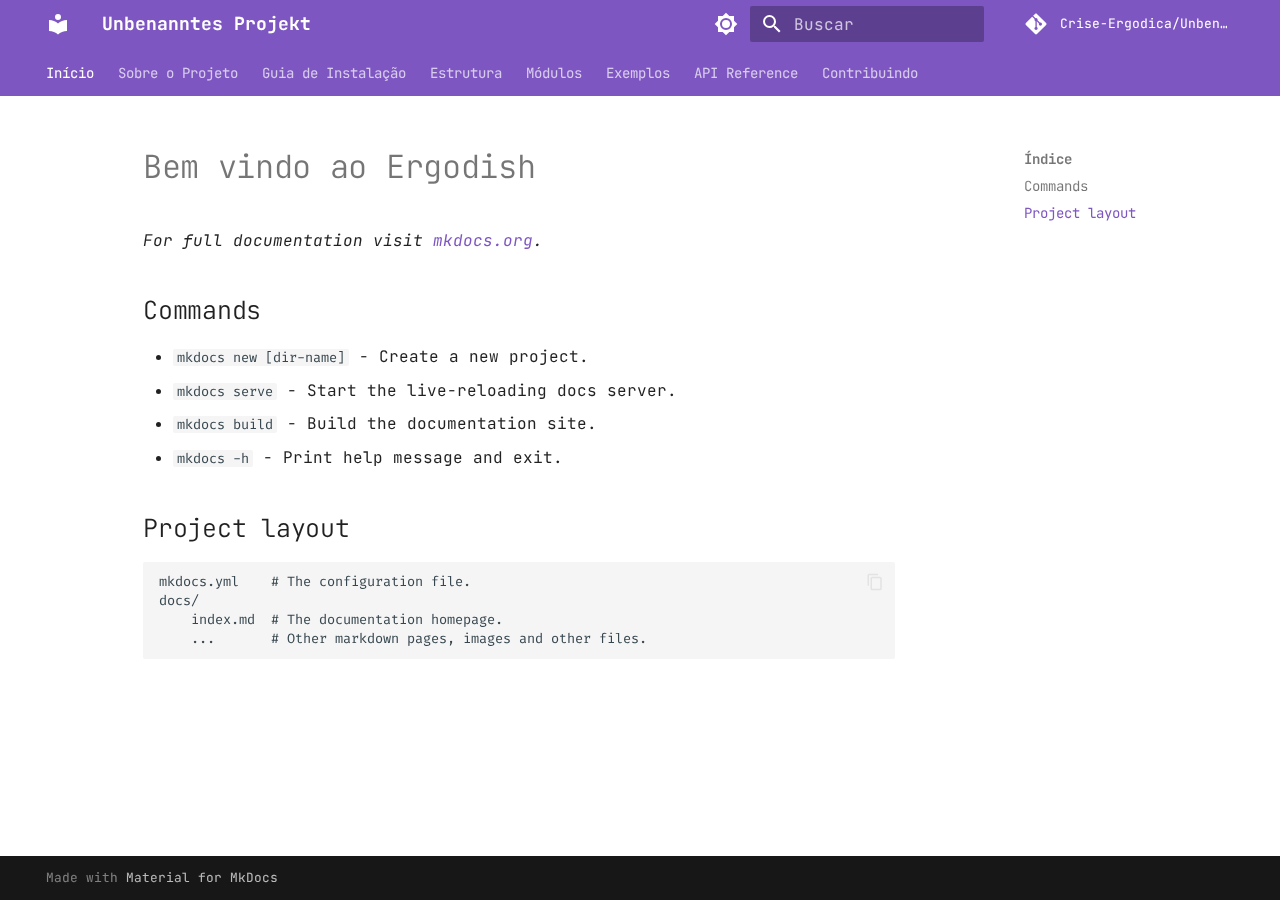
<file: index.html>
<!doctype html>
<html lang="pt" class="no-js">
  <head>
    
      <meta charset="utf-8">
      <meta name="viewport" content="width=device-width,initial-scale=1">
      
        <meta name="description" content="Biblioteca Python para automatização de workflows de Machine Learning">
      
      
        <meta name="author" content="Aurora Drumond Costa Magalhães">
      
      
        <link rel="canonical" href="https://crise-ergodica.github.io/Unbenanntes_Projekt/">
      
      
      
        <link rel="next" href="sobre/">
      
      
        
      
      
      <link rel="icon" href="assets/images/favicon.png">
      <meta name="generator" content="mkdocs-1.6.1, mkdocs-material-9.7.0">
    
    
      
        <title>Unbenanntes Projekt</title>
      
    
    
      <link rel="stylesheet" href="assets/stylesheets/main.618322db.min.css">
      
        
        <link rel="stylesheet" href="assets/stylesheets/palette.ab4e12ef.min.css">
      
      


    
    
      
    
    
      
        
        
        <link rel="preconnect" href="https://fonts.gstatic.com" crossorigin>
        <link rel="stylesheet" href="https://fonts.googleapis.com/css?family=JetBrains+Mono:300,300i,400,400i,700,700i%7CFira+Code:400,400i,700,700i&display=fallback">
        <style>:root{--md-text-font:"JetBrains Mono";--md-code-font:"Fira Code"}</style>
      
    
    
      <link rel="stylesheet" href="stylesheets/extra.css">
    
    <script>__md_scope=new URL(".",location),__md_hash=e=>[...e].reduce(((e,_)=>(e<<5)-e+_.charCodeAt(0)),0),__md_get=(e,_=localStorage,t=__md_scope)=>JSON.parse(_.getItem(t.pathname+"."+e)),__md_set=(e,_,t=localStorage,a=__md_scope)=>{try{t.setItem(a.pathname+"."+e,JSON.stringify(_))}catch(e){}}</script>
    
      

    
    
  </head>
  
  
    
    
      
    
    
    
    
    <body dir="ltr" data-md-color-scheme="default" data-md-color-primary="deep-purple" data-md-color-accent="amber">
  
    
    <input class="md-toggle" data-md-toggle="drawer" type="checkbox" id="__drawer" autocomplete="off">
    <input class="md-toggle" data-md-toggle="search" type="checkbox" id="__search" autocomplete="off">
    <label class="md-overlay" for="__drawer"></label>
    <div data-md-component="skip">
      
        
        <a href="#bem-vindo-ao-ergodish" class="md-skip">
          Pular para conteúdo
        </a>
      
    </div>
    <div data-md-component="announce">
      
    </div>
    
    
      

<header class="md-header" data-md-component="header">
  <nav class="md-header__inner md-grid" aria-label="Cabeçalho">
    <a href="." title="Unbenanntes Projekt" class="md-header__button md-logo" aria-label="Unbenanntes Projekt" data-md-component="logo">
      
  
  <svg xmlns="http://www.w3.org/2000/svg" viewBox="0 0 24 24"><path d="M12 8a3 3 0 0 0 3-3 3 3 0 0 0-3-3 3 3 0 0 0-3 3 3 3 0 0 0 3 3m0 3.54C9.64 9.35 6.5 8 3 8v11c3.5 0 6.64 1.35 9 3.54 2.36-2.19 5.5-3.54 9-3.54V8c-3.5 0-6.64 1.35-9 3.54"/></svg>

    </a>
    <label class="md-header__button md-icon" for="__drawer">
      
      <svg xmlns="http://www.w3.org/2000/svg" viewBox="0 0 24 24"><path d="M3 6h18v2H3zm0 5h18v2H3zm0 5h18v2H3z"/></svg>
    </label>
    <div class="md-header__title" data-md-component="header-title">
      <div class="md-header__ellipsis">
        <div class="md-header__topic">
          <span class="md-ellipsis">
            Unbenanntes Projekt
          </span>
        </div>
        <div class="md-header__topic" data-md-component="header-topic">
          <span class="md-ellipsis">
            
              Início
            
          </span>
        </div>
      </div>
    </div>
    
      
        <form class="md-header__option" data-md-component="palette">
  
    
    
    
    <input class="md-option" data-md-color-media="" data-md-color-scheme="default" data-md-color-primary="deep-purple" data-md-color-accent="amber"  aria-label="Modo escuro"  type="radio" name="__palette" id="__palette_0">
    
      <label class="md-header__button md-icon" title="Modo escuro" for="__palette_1" hidden>
        <svg xmlns="http://www.w3.org/2000/svg" viewBox="0 0 24 24"><path d="M12 8a4 4 0 0 0-4 4 4 4 0 0 0 4 4 4 4 0 0 0 4-4 4 4 0 0 0-4-4m0 10a6 6 0 0 1-6-6 6 6 0 0 1 6-6 6 6 0 0 1 6 6 6 6 0 0 1-6 6m8-9.31V4h-4.69L12 .69 8.69 4H4v4.69L.69 12 4 15.31V20h4.69L12 23.31 15.31 20H20v-4.69L23.31 12z"/></svg>
      </label>
    
  
    
    
    
    <input class="md-option" data-md-color-media="" data-md-color-scheme="slate" data-md-color-primary="deep-purple" data-md-color-accent="amber"  aria-label="Modo claro"  type="radio" name="__palette" id="__palette_1">
    
      <label class="md-header__button md-icon" title="Modo claro" for="__palette_0" hidden>
        <svg xmlns="http://www.w3.org/2000/svg" viewBox="0 0 24 24"><path d="M12 18c-.89 0-1.74-.2-2.5-.55C11.56 16.5 13 14.42 13 12s-1.44-4.5-3.5-5.45C10.26 6.2 11.11 6 12 6a6 6 0 0 1 6 6 6 6 0 0 1-6 6m8-9.31V4h-4.69L12 .69 8.69 4H4v4.69L.69 12 4 15.31V20h4.69L12 23.31 15.31 20H20v-4.69L23.31 12z"/></svg>
      </label>
    
  
</form>
      
    
    
      <script>var palette=__md_get("__palette");if(palette&&palette.color){if("(prefers-color-scheme)"===palette.color.media){var media=matchMedia("(prefers-color-scheme: light)"),input=document.querySelector(media.matches?"[data-md-color-media='(prefers-color-scheme: light)']":"[data-md-color-media='(prefers-color-scheme: dark)']");palette.color.media=input.getAttribute("data-md-color-media"),palette.color.scheme=input.getAttribute("data-md-color-scheme"),palette.color.primary=input.getAttribute("data-md-color-primary"),palette.color.accent=input.getAttribute("data-md-color-accent")}for(var[key,value]of Object.entries(palette.color))document.body.setAttribute("data-md-color-"+key,value)}</script>
    
    
    
      
      
        <label class="md-header__button md-icon" for="__search">
          
          <svg xmlns="http://www.w3.org/2000/svg" viewBox="0 0 24 24"><path d="M9.5 3A6.5 6.5 0 0 1 16 9.5c0 1.61-.59 3.09-1.56 4.23l.27.27h.79l5 5-1.5 1.5-5-5v-.79l-.27-.27A6.52 6.52 0 0 1 9.5 16 6.5 6.5 0 0 1 3 9.5 6.5 6.5 0 0 1 9.5 3m0 2C7 5 5 7 5 9.5S7 14 9.5 14 14 12 14 9.5 12 5 9.5 5"/></svg>
        </label>
        <div class="md-search" data-md-component="search" role="dialog">
  <label class="md-search__overlay" for="__search"></label>
  <div class="md-search__inner" role="search">
    <form class="md-search__form" name="search">
      <input type="text" class="md-search__input" name="query" aria-label="Buscar" placeholder="Buscar" autocapitalize="off" autocorrect="off" autocomplete="off" spellcheck="false" data-md-component="search-query" required>
      <label class="md-search__icon md-icon" for="__search">
        
        <svg xmlns="http://www.w3.org/2000/svg" viewBox="0 0 24 24"><path d="M9.5 3A6.5 6.5 0 0 1 16 9.5c0 1.61-.59 3.09-1.56 4.23l.27.27h.79l5 5-1.5 1.5-5-5v-.79l-.27-.27A6.52 6.52 0 0 1 9.5 16 6.5 6.5 0 0 1 3 9.5 6.5 6.5 0 0 1 9.5 3m0 2C7 5 5 7 5 9.5S7 14 9.5 14 14 12 14 9.5 12 5 9.5 5"/></svg>
        
        <svg xmlns="http://www.w3.org/2000/svg" viewBox="0 0 24 24"><path d="M20 11v2H8l5.5 5.5-1.42 1.42L4.16 12l7.92-7.92L13.5 5.5 8 11z"/></svg>
      </label>
      <nav class="md-search__options" aria-label="Pesquisar">
        
        <button type="reset" class="md-search__icon md-icon" title="Limpar" aria-label="Limpar" tabindex="-1">
          
          <svg xmlns="http://www.w3.org/2000/svg" viewBox="0 0 24 24"><path d="M19 6.41 17.59 5 12 10.59 6.41 5 5 6.41 10.59 12 5 17.59 6.41 19 12 13.41 17.59 19 19 17.59 13.41 12z"/></svg>
        </button>
      </nav>
      
        <div class="md-search__suggest" data-md-component="search-suggest"></div>
      
    </form>
    <div class="md-search__output">
      <div class="md-search__scrollwrap" tabindex="0" data-md-scrollfix>
        <div class="md-search-result" data-md-component="search-result">
          <div class="md-search-result__meta">
            Inicializando busca
          </div>
          <ol class="md-search-result__list" role="presentation"></ol>
        </div>
      </div>
    </div>
  </div>
</div>
      
    
    
      <div class="md-header__source">
        <a href="https://github.com/Crise-Ergodica/Unbenanntes_Projekt" title="Ir para repositório" class="md-source" data-md-component="source">
  <div class="md-source__icon md-icon">
    
    <svg xmlns="http://www.w3.org/2000/svg" viewBox="0 0 448 512"><!--! Font Awesome Free 7.1.0 by @fontawesome - https://fontawesome.com License - https://fontawesome.com/license/free (Icons: CC BY 4.0, Fonts: SIL OFL 1.1, Code: MIT License) Copyright 2025 Fonticons, Inc.--><path d="M439.6 236.1 244 40.5c-5.4-5.5-12.8-8.5-20.4-8.5s-15 3-20.4 8.4L162.5 81l51.5 51.5c27.1-9.1 52.7 16.8 43.4 43.7l49.7 49.7c34.2-11.8 61.2 31 35.5 56.7-26.5 26.5-70.2-2.9-56-37.3L240.3 199v121.9c25.3 12.5 22.3 41.8 9.1 55-6.4 6.4-15.2 10.1-24.3 10.1s-17.8-3.6-24.3-10.1c-17.6-17.6-11.1-46.9 11.2-56v-123c-20.8-8.5-24.6-30.7-18.6-45L142.6 101 8.5 235.1C3 240.6 0 247.9 0 255.5s3 15 8.5 20.4l195.6 195.7c5.4 5.4 12.7 8.4 20.4 8.4s15-3 20.4-8.4l194.7-194.7c5.4-5.4 8.4-12.8 8.4-20.4s-3-15-8.4-20.4"/></svg>
  </div>
  <div class="md-source__repository">
    Crise-Ergodica/Unbenanntes_Projekt
  </div>
</a>
      </div>
    
  </nav>
  
</header>
    
    <div class="md-container" data-md-component="container">
      
      
        
          
            
<nav class="md-tabs" aria-label="Abas" data-md-component="tabs">
  <div class="md-grid">
    <ul class="md-tabs__list">
      
        
  
  
  
    
  
  
    <li class="md-tabs__item md-tabs__item--active">
      <a href="." class="md-tabs__link">
        
  
  
    
  
  Início

      </a>
    </li>
  

      
        
  
  
  
  
    <li class="md-tabs__item">
      <a href="sobre/" class="md-tabs__link">
        
  
  
    
  
  Sobre o Projeto

      </a>
    </li>
  

      
        
  
  
  
  
    <li class="md-tabs__item">
      <a href="instalacao/" class="md-tabs__link">
        
  
  
    
  
  Guia de Instalação

      </a>
    </li>
  

      
        
  
  
  
  
    <li class="md-tabs__item">
      <a href="estrutura/" class="md-tabs__link">
        
  
  
    
  
  Estrutura

      </a>
    </li>
  

      
        
  
  
  
  
    
    
      <li class="md-tabs__item">
        <a href="modulos/" class="md-tabs__link">
          
  
  
  Módulos

        </a>
      </li>
    
  

      
        
  
  
  
  
    <li class="md-tabs__item">
      <a href="exemplos/" class="md-tabs__link">
        
  
  
    
  
  Exemplos

      </a>
    </li>
  

      
        
  
  
  
  
    <li class="md-tabs__item">
      <a href="api/" class="md-tabs__link">
        
  
  
    
  
  API Reference

      </a>
    </li>
  

      
        
  
  
  
  
    <li class="md-tabs__item">
      <a href="contribuindo/" class="md-tabs__link">
        
  
  
    
  
  Contribuindo

      </a>
    </li>
  

      
    </ul>
  </div>
</nav>
          
        
      
      <main class="md-main" data-md-component="main">
        <div class="md-main__inner md-grid">
          
            
              
              <div class="md-sidebar md-sidebar--primary" data-md-component="sidebar" data-md-type="navigation" >
                <div class="md-sidebar__scrollwrap">
                  <div class="md-sidebar__inner">
                    


  


<nav class="md-nav md-nav--primary md-nav--lifted" aria-label="Navegação" data-md-level="0">
  <label class="md-nav__title" for="__drawer">
    <a href="." title="Unbenanntes Projekt" class="md-nav__button md-logo" aria-label="Unbenanntes Projekt" data-md-component="logo">
      
  
  <svg xmlns="http://www.w3.org/2000/svg" viewBox="0 0 24 24"><path d="M12 8a3 3 0 0 0 3-3 3 3 0 0 0-3-3 3 3 0 0 0-3 3 3 3 0 0 0 3 3m0 3.54C9.64 9.35 6.5 8 3 8v11c3.5 0 6.64 1.35 9 3.54 2.36-2.19 5.5-3.54 9-3.54V8c-3.5 0-6.64 1.35-9 3.54"/></svg>

    </a>
    Unbenanntes Projekt
  </label>
  
    <div class="md-nav__source">
      <a href="https://github.com/Crise-Ergodica/Unbenanntes_Projekt" title="Ir para repositório" class="md-source" data-md-component="source">
  <div class="md-source__icon md-icon">
    
    <svg xmlns="http://www.w3.org/2000/svg" viewBox="0 0 448 512"><!--! Font Awesome Free 7.1.0 by @fontawesome - https://fontawesome.com License - https://fontawesome.com/license/free (Icons: CC BY 4.0, Fonts: SIL OFL 1.1, Code: MIT License) Copyright 2025 Fonticons, Inc.--><path d="M439.6 236.1 244 40.5c-5.4-5.5-12.8-8.5-20.4-8.5s-15 3-20.4 8.4L162.5 81l51.5 51.5c27.1-9.1 52.7 16.8 43.4 43.7l49.7 49.7c34.2-11.8 61.2 31 35.5 56.7-26.5 26.5-70.2-2.9-56-37.3L240.3 199v121.9c25.3 12.5 22.3 41.8 9.1 55-6.4 6.4-15.2 10.1-24.3 10.1s-17.8-3.6-24.3-10.1c-17.6-17.6-11.1-46.9 11.2-56v-123c-20.8-8.5-24.6-30.7-18.6-45L142.6 101 8.5 235.1C3 240.6 0 247.9 0 255.5s3 15 8.5 20.4l195.6 195.7c5.4 5.4 12.7 8.4 20.4 8.4s15-3 20.4-8.4l194.7-194.7c5.4-5.4 8.4-12.8 8.4-20.4s-3-15-8.4-20.4"/></svg>
  </div>
  <div class="md-source__repository">
    Crise-Ergodica/Unbenanntes_Projekt
  </div>
</a>
    </div>
  
  <ul class="md-nav__list" data-md-scrollfix>
    
      
      
  
  
    
  
  
  
    <li class="md-nav__item md-nav__item--active">
      
      <input class="md-nav__toggle md-toggle" type="checkbox" id="__toc">
      
      
        
      
      
        <label class="md-nav__link md-nav__link--active" for="__toc">
          
  
  
  <span class="md-ellipsis">
    
  
    Início
  

    
  </span>
  
  

          <span class="md-nav__icon md-icon"></span>
        </label>
      
      <a href="." class="md-nav__link md-nav__link--active">
        
  
  
  <span class="md-ellipsis">
    
  
    Início
  

    
  </span>
  
  

      </a>
      
        

<nav class="md-nav md-nav--secondary" aria-label="Índice">
  
  
  
    
  
  
    <label class="md-nav__title" for="__toc">
      <span class="md-nav__icon md-icon"></span>
      Índice
    </label>
    <ul class="md-nav__list" data-md-component="toc" data-md-scrollfix>
      
        <li class="md-nav__item">
  <a href="#commands" class="md-nav__link">
    <span class="md-ellipsis">
      
        Commands
      
    </span>
  </a>
  
</li>
      
        <li class="md-nav__item">
  <a href="#project-layout" class="md-nav__link">
    <span class="md-ellipsis">
      
        Project layout
      
    </span>
  </a>
  
</li>
      
    </ul>
  
</nav>
      
    </li>
  

    
      
      
  
  
  
  
    <li class="md-nav__item">
      <a href="sobre/" class="md-nav__link">
        
  
  
  <span class="md-ellipsis">
    
  
    Sobre o Projeto
  

    
  </span>
  
  

      </a>
    </li>
  

    
      
      
  
  
  
  
    <li class="md-nav__item">
      <a href="instalacao/" class="md-nav__link">
        
  
  
  <span class="md-ellipsis">
    
  
    Guia de Instalação
  

    
  </span>
  
  

      </a>
    </li>
  

    
      
      
  
  
  
  
    <li class="md-nav__item">
      <a href="estrutura/" class="md-nav__link">
        
  
  
  <span class="md-ellipsis">
    
  
    Estrutura
  

    
  </span>
  
  

      </a>
    </li>
  

    
      
      
  
  
  
  
    
    
    
    
      
      
        
      
    
    
    <li class="md-nav__item md-nav__item--nested">
      
        
        
          
        
        <input class="md-nav__toggle md-toggle md-toggle--indeterminate" type="checkbox" id="__nav_5" >
        
          
          <label class="md-nav__link" for="__nav_5" id="__nav_5_label" tabindex="0">
            
  
  
  <span class="md-ellipsis">
    
  
    Módulos
  

    
  </span>
  
  

            <span class="md-nav__icon md-icon"></span>
          </label>
        
        <nav class="md-nav" data-md-level="1" aria-labelledby="__nav_5_label" aria-expanded="false">
          <label class="md-nav__title" for="__nav_5">
            <span class="md-nav__icon md-icon"></span>
            
  
    Módulos
  

          </label>
          <ul class="md-nav__list" data-md-scrollfix>
            
              
                
  
  
  
  
    <li class="md-nav__item">
      <a href="modulos/" class="md-nav__link">
        
  
  
  <span class="md-ellipsis">
    
  
    Visão Geral
  

    
  </span>
  
  

      </a>
    </li>
  

              
            
              
                
  
  
  
  
    <li class="md-nav__item">
      <a href="modulos/treino/" class="md-nav__link">
        
  
  
  <span class="md-ellipsis">
    
  
    Treino
  

    
  </span>
  
  

      </a>
    </li>
  

              
            
              
                
  
  
  
  
    <li class="md-nav__item">
      <a href="modulos/teste/" class="md-nav__link">
        
  
  
  <span class="md-ellipsis">
    
  
    Teste & Avaliação
  

    
  </span>
  
  

      </a>
    </li>
  

              
            
              
                
  
  
  
  
    <li class="md-nav__item">
      <a href="modulos/dataset/" class="md-nav__link">
        
  
  
  <span class="md-ellipsis">
    
  
    Dataset
  

    
  </span>
  
  

      </a>
    </li>
  

              
            
              
                
  
  
  
  
    <li class="md-nav__item">
      <a href="modulos/features/" class="md-nav__link">
        
  
  
  <span class="md-ellipsis">
    
  
    Features
  

    
  </span>
  
  

      </a>
    </li>
  

              
            
              
                
  
  
  
  
    <li class="md-nav__item">
      <a href="modulos/plots/" class="md-nav__link">
        
  
  
  <span class="md-ellipsis">
    
  
    Plots
  

    
  </span>
  
  

      </a>
    </li>
  

              
            
          </ul>
        </nav>
      
    </li>
  

    
      
      
  
  
  
  
    <li class="md-nav__item">
      <a href="exemplos/" class="md-nav__link">
        
  
  
  <span class="md-ellipsis">
    
  
    Exemplos
  

    
  </span>
  
  

      </a>
    </li>
  

    
      
      
  
  
  
  
    <li class="md-nav__item">
      <a href="api/" class="md-nav__link">
        
  
  
  <span class="md-ellipsis">
    
  
    API Reference
  

    
  </span>
  
  

      </a>
    </li>
  

    
      
      
  
  
  
  
    <li class="md-nav__item">
      <a href="contribuindo/" class="md-nav__link">
        
  
  
  <span class="md-ellipsis">
    
  
    Contribuindo
  

    
  </span>
  
  

      </a>
    </li>
  

    
  </ul>
</nav>
                  </div>
                </div>
              </div>
            
            
              
              <div class="md-sidebar md-sidebar--secondary" data-md-component="sidebar" data-md-type="toc" >
                <div class="md-sidebar__scrollwrap">
                  <div class="md-sidebar__inner">
                    

<nav class="md-nav md-nav--secondary" aria-label="Índice">
  
  
  
    
  
  
    <label class="md-nav__title" for="__toc">
      <span class="md-nav__icon md-icon"></span>
      Índice
    </label>
    <ul class="md-nav__list" data-md-component="toc" data-md-scrollfix>
      
        <li class="md-nav__item">
  <a href="#commands" class="md-nav__link">
    <span class="md-ellipsis">
      
        Commands
      
    </span>
  </a>
  
</li>
      
        <li class="md-nav__item">
  <a href="#project-layout" class="md-nav__link">
    <span class="md-ellipsis">
      
        Project layout
      
    </span>
  </a>
  
</li>
      
    </ul>
  
</nav>
                  </div>
                </div>
              </div>
            
          
          
            <div class="md-content" data-md-component="content">
              
              <article class="md-content__inner md-typeset">
                
                  


  
  


<h1 id="bem-vindo-ao-ergodish">Bem vindo ao Ergodish</h1>
<p><em>For full documentation visit <a href="https://www.mkdocs.org">mkdocs.org</a>.</em></p>
<h2 id="commands">Commands</h2>
<ul>
<li><code>mkdocs new [dir-name]</code> - Create a new project.</li>
<li><code>mkdocs serve</code> - Start the live-reloading docs server.</li>
<li><code>mkdocs build</code> - Build the documentation site.</li>
<li><code>mkdocs -h</code> - Print help message and exit.</li>
</ul>
<h2 id="project-layout">Project layout</h2>
<div class="highlight"><pre><span></span><code>mkdocs.yml    # The configuration file.
docs/
    index.md  # The documentation homepage.
    ...       # Other markdown pages, images and other files.
</code></pre></div>












                
              </article>
            </div>
          
          
<script>var target=document.getElementById(location.hash.slice(1));target&&target.name&&(target.checked=target.name.startsWith("__tabbed_"))</script>
        </div>
        
          <button type="button" class="md-top md-icon" data-md-component="top" hidden>
  
  <svg xmlns="http://www.w3.org/2000/svg" viewBox="0 0 24 24"><path d="M13 20h-2V8l-5.5 5.5-1.42-1.42L12 4.16l7.92 7.92-1.42 1.42L13 8z"/></svg>
  Voltar para o topo
</button>
        
      </main>
      
        <footer class="md-footer">
  
  <div class="md-footer-meta md-typeset">
    <div class="md-footer-meta__inner md-grid">
      <div class="md-copyright">
  
  
    Made with
    <a href="https://squidfunk.github.io/mkdocs-material/" target="_blank" rel="noopener">
      Material for MkDocs
    </a>
  
</div>
      
    </div>
  </div>
</footer>
      
    </div>
    <div class="md-dialog" data-md-component="dialog">
      <div class="md-dialog__inner md-typeset"></div>
    </div>
    
    
    
      
      
      <script id="__config" type="application/json">{"annotate": null, "base": ".", "features": ["navigation.tabs", "navigation.sections", "navigation.expand", "navigation.top", "search.suggest", "search.highlight", "content.code.copy", "content.code.annotate"], "search": "assets/javascripts/workers/search.7a47a382.min.js", "tags": null, "translations": {"clipboard.copied": "Copiado para \u00e1rea de transfer\u00eancia", "clipboard.copy": "Copiar para \u00e1rea de transfer\u00eancia", "search.result.more.one": "mais 1 nesta p\u00e1gina", "search.result.more.other": "# mais nesta p\u00e1gina", "search.result.none": "Nenhum documento encontrado", "search.result.one": "1 documento encontrado", "search.result.other": "# documentos encontrados", "search.result.placeholder": "Digite para iniciar a busca", "search.result.term.missing": "Ausente", "select.version": "Selecione a vers\u00e3o"}, "version": null}</script>
    
    
      <script src="assets/javascripts/bundle.e71a0d61.min.js"></script>
      
    
  </body>
</html>
</file>
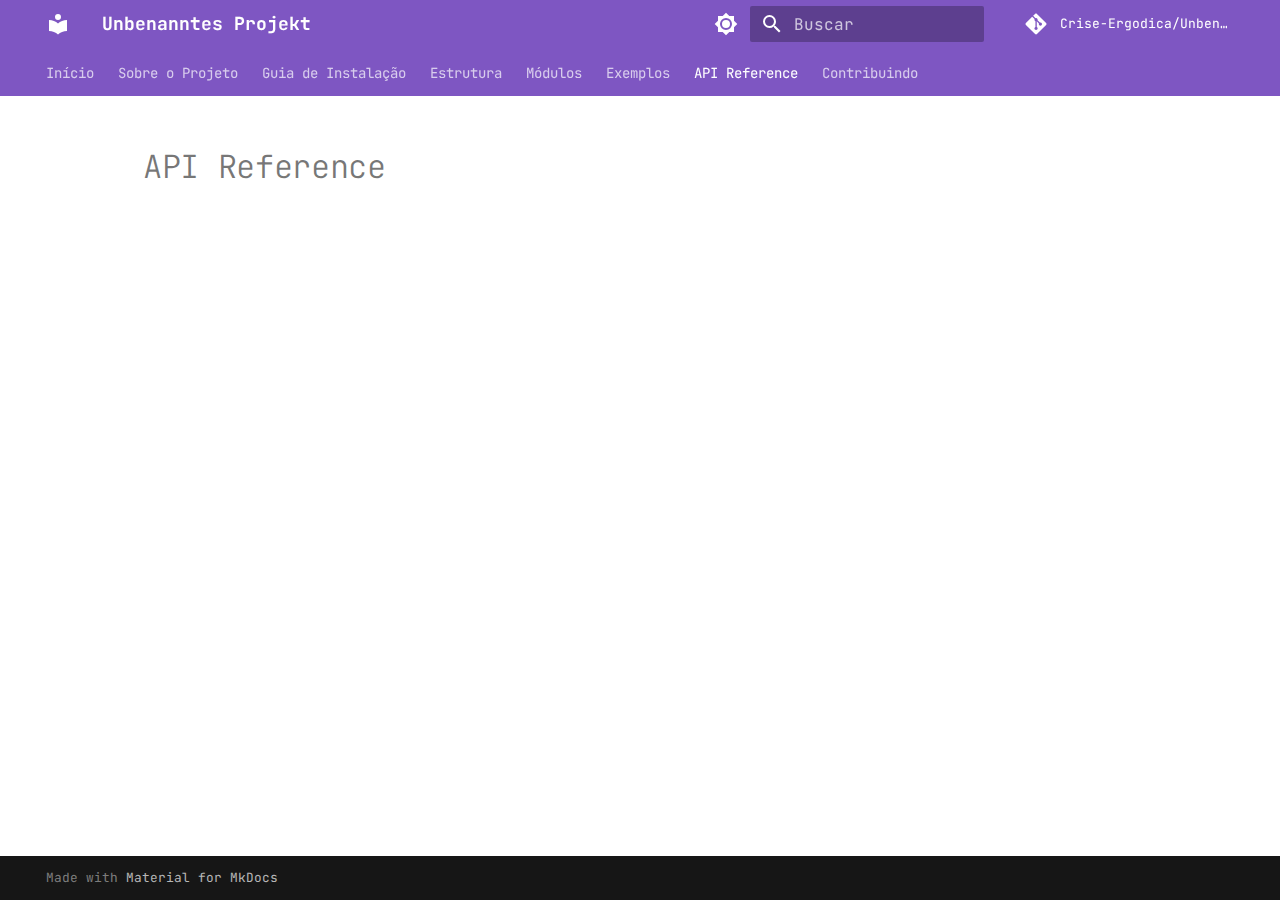
<file: api/index.html>
<!doctype html>
<html lang="pt" class="no-js">
  <head>
    
      <meta charset="utf-8">
      <meta name="viewport" content="width=device-width,initial-scale=1">
      
        <meta name="description" content="Biblioteca Python para automatização de workflows de Machine Learning">
      
      
        <meta name="author" content="Aurora Drumond Costa Magalhães">
      
      
        <link rel="canonical" href="https://crise-ergodica.github.io/Unbenanntes_Projekt/api/">
      
      
        <link rel="prev" href="../exemplos/">
      
      
        <link rel="next" href="../contribuindo/">
      
      
        
      
      
      <link rel="icon" href="../assets/images/favicon.png">
      <meta name="generator" content="mkdocs-1.6.1, mkdocs-material-9.7.0">
    
    
      
        <title>API Reference - Unbenanntes Projekt</title>
      
    
    
      <link rel="stylesheet" href="../assets/stylesheets/main.618322db.min.css">
      
        
        <link rel="stylesheet" href="../assets/stylesheets/palette.ab4e12ef.min.css">
      
      


    
    
      
    
    
      
        
        
        <link rel="preconnect" href="https://fonts.gstatic.com" crossorigin>
        <link rel="stylesheet" href="https://fonts.googleapis.com/css?family=JetBrains+Mono:300,300i,400,400i,700,700i%7CFira+Code:400,400i,700,700i&display=fallback">
        <style>:root{--md-text-font:"JetBrains Mono";--md-code-font:"Fira Code"}</style>
      
    
    
      <link rel="stylesheet" href="../stylesheets/extra.css">
    
    <script>__md_scope=new URL("..",location),__md_hash=e=>[...e].reduce(((e,_)=>(e<<5)-e+_.charCodeAt(0)),0),__md_get=(e,_=localStorage,t=__md_scope)=>JSON.parse(_.getItem(t.pathname+"."+e)),__md_set=(e,_,t=localStorage,a=__md_scope)=>{try{t.setItem(a.pathname+"."+e,JSON.stringify(_))}catch(e){}}</script>
    
      

    
    
  </head>
  
  
    
    
      
    
    
    
    
    <body dir="ltr" data-md-color-scheme="default" data-md-color-primary="deep-purple" data-md-color-accent="amber">
  
    
    <input class="md-toggle" data-md-toggle="drawer" type="checkbox" id="__drawer" autocomplete="off">
    <input class="md-toggle" data-md-toggle="search" type="checkbox" id="__search" autocomplete="off">
    <label class="md-overlay" for="__drawer"></label>
    <div data-md-component="skip">
      
    </div>
    <div data-md-component="announce">
      
    </div>
    
    
      

<header class="md-header" data-md-component="header">
  <nav class="md-header__inner md-grid" aria-label="Cabeçalho">
    <a href=".." title="Unbenanntes Projekt" class="md-header__button md-logo" aria-label="Unbenanntes Projekt" data-md-component="logo">
      
  
  <svg xmlns="http://www.w3.org/2000/svg" viewBox="0 0 24 24"><path d="M12 8a3 3 0 0 0 3-3 3 3 0 0 0-3-3 3 3 0 0 0-3 3 3 3 0 0 0 3 3m0 3.54C9.64 9.35 6.5 8 3 8v11c3.5 0 6.64 1.35 9 3.54 2.36-2.19 5.5-3.54 9-3.54V8c-3.5 0-6.64 1.35-9 3.54"/></svg>

    </a>
    <label class="md-header__button md-icon" for="__drawer">
      
      <svg xmlns="http://www.w3.org/2000/svg" viewBox="0 0 24 24"><path d="M3 6h18v2H3zm0 5h18v2H3zm0 5h18v2H3z"/></svg>
    </label>
    <div class="md-header__title" data-md-component="header-title">
      <div class="md-header__ellipsis">
        <div class="md-header__topic">
          <span class="md-ellipsis">
            Unbenanntes Projekt
          </span>
        </div>
        <div class="md-header__topic" data-md-component="header-topic">
          <span class="md-ellipsis">
            
              API Reference
            
          </span>
        </div>
      </div>
    </div>
    
      
        <form class="md-header__option" data-md-component="palette">
  
    
    
    
    <input class="md-option" data-md-color-media="" data-md-color-scheme="default" data-md-color-primary="deep-purple" data-md-color-accent="amber"  aria-label="Modo escuro"  type="radio" name="__palette" id="__palette_0">
    
      <label class="md-header__button md-icon" title="Modo escuro" for="__palette_1" hidden>
        <svg xmlns="http://www.w3.org/2000/svg" viewBox="0 0 24 24"><path d="M12 8a4 4 0 0 0-4 4 4 4 0 0 0 4 4 4 4 0 0 0 4-4 4 4 0 0 0-4-4m0 10a6 6 0 0 1-6-6 6 6 0 0 1 6-6 6 6 0 0 1 6 6 6 6 0 0 1-6 6m8-9.31V4h-4.69L12 .69 8.69 4H4v4.69L.69 12 4 15.31V20h4.69L12 23.31 15.31 20H20v-4.69L23.31 12z"/></svg>
      </label>
    
  
    
    
    
    <input class="md-option" data-md-color-media="" data-md-color-scheme="slate" data-md-color-primary="deep-purple" data-md-color-accent="amber"  aria-label="Modo claro"  type="radio" name="__palette" id="__palette_1">
    
      <label class="md-header__button md-icon" title="Modo claro" for="__palette_0" hidden>
        <svg xmlns="http://www.w3.org/2000/svg" viewBox="0 0 24 24"><path d="M12 18c-.89 0-1.74-.2-2.5-.55C11.56 16.5 13 14.42 13 12s-1.44-4.5-3.5-5.45C10.26 6.2 11.11 6 12 6a6 6 0 0 1 6 6 6 6 0 0 1-6 6m8-9.31V4h-4.69L12 .69 8.69 4H4v4.69L.69 12 4 15.31V20h4.69L12 23.31 15.31 20H20v-4.69L23.31 12z"/></svg>
      </label>
    
  
</form>
      
    
    
      <script>var palette=__md_get("__palette");if(palette&&palette.color){if("(prefers-color-scheme)"===palette.color.media){var media=matchMedia("(prefers-color-scheme: light)"),input=document.querySelector(media.matches?"[data-md-color-media='(prefers-color-scheme: light)']":"[data-md-color-media='(prefers-color-scheme: dark)']");palette.color.media=input.getAttribute("data-md-color-media"),palette.color.scheme=input.getAttribute("data-md-color-scheme"),palette.color.primary=input.getAttribute("data-md-color-primary"),palette.color.accent=input.getAttribute("data-md-color-accent")}for(var[key,value]of Object.entries(palette.color))document.body.setAttribute("data-md-color-"+key,value)}</script>
    
    
    
      
      
        <label class="md-header__button md-icon" for="__search">
          
          <svg xmlns="http://www.w3.org/2000/svg" viewBox="0 0 24 24"><path d="M9.5 3A6.5 6.5 0 0 1 16 9.5c0 1.61-.59 3.09-1.56 4.23l.27.27h.79l5 5-1.5 1.5-5-5v-.79l-.27-.27A6.52 6.52 0 0 1 9.5 16 6.5 6.5 0 0 1 3 9.5 6.5 6.5 0 0 1 9.5 3m0 2C7 5 5 7 5 9.5S7 14 9.5 14 14 12 14 9.5 12 5 9.5 5"/></svg>
        </label>
        <div class="md-search" data-md-component="search" role="dialog">
  <label class="md-search__overlay" for="__search"></label>
  <div class="md-search__inner" role="search">
    <form class="md-search__form" name="search">
      <input type="text" class="md-search__input" name="query" aria-label="Buscar" placeholder="Buscar" autocapitalize="off" autocorrect="off" autocomplete="off" spellcheck="false" data-md-component="search-query" required>
      <label class="md-search__icon md-icon" for="__search">
        
        <svg xmlns="http://www.w3.org/2000/svg" viewBox="0 0 24 24"><path d="M9.5 3A6.5 6.5 0 0 1 16 9.5c0 1.61-.59 3.09-1.56 4.23l.27.27h.79l5 5-1.5 1.5-5-5v-.79l-.27-.27A6.52 6.52 0 0 1 9.5 16 6.5 6.5 0 0 1 3 9.5 6.5 6.5 0 0 1 9.5 3m0 2C7 5 5 7 5 9.5S7 14 9.5 14 14 12 14 9.5 12 5 9.5 5"/></svg>
        
        <svg xmlns="http://www.w3.org/2000/svg" viewBox="0 0 24 24"><path d="M20 11v2H8l5.5 5.5-1.42 1.42L4.16 12l7.92-7.92L13.5 5.5 8 11z"/></svg>
      </label>
      <nav class="md-search__options" aria-label="Pesquisar">
        
        <button type="reset" class="md-search__icon md-icon" title="Limpar" aria-label="Limpar" tabindex="-1">
          
          <svg xmlns="http://www.w3.org/2000/svg" viewBox="0 0 24 24"><path d="M19 6.41 17.59 5 12 10.59 6.41 5 5 6.41 10.59 12 5 17.59 6.41 19 12 13.41 17.59 19 19 17.59 13.41 12z"/></svg>
        </button>
      </nav>
      
        <div class="md-search__suggest" data-md-component="search-suggest"></div>
      
    </form>
    <div class="md-search__output">
      <div class="md-search__scrollwrap" tabindex="0" data-md-scrollfix>
        <div class="md-search-result" data-md-component="search-result">
          <div class="md-search-result__meta">
            Inicializando busca
          </div>
          <ol class="md-search-result__list" role="presentation"></ol>
        </div>
      </div>
    </div>
  </div>
</div>
      
    
    
      <div class="md-header__source">
        <a href="https://github.com/Crise-Ergodica/Unbenanntes_Projekt" title="Ir para repositório" class="md-source" data-md-component="source">
  <div class="md-source__icon md-icon">
    
    <svg xmlns="http://www.w3.org/2000/svg" viewBox="0 0 448 512"><!--! Font Awesome Free 7.1.0 by @fontawesome - https://fontawesome.com License - https://fontawesome.com/license/free (Icons: CC BY 4.0, Fonts: SIL OFL 1.1, Code: MIT License) Copyright 2025 Fonticons, Inc.--><path d="M439.6 236.1 244 40.5c-5.4-5.5-12.8-8.5-20.4-8.5s-15 3-20.4 8.4L162.5 81l51.5 51.5c27.1-9.1 52.7 16.8 43.4 43.7l49.7 49.7c34.2-11.8 61.2 31 35.5 56.7-26.5 26.5-70.2-2.9-56-37.3L240.3 199v121.9c25.3 12.5 22.3 41.8 9.1 55-6.4 6.4-15.2 10.1-24.3 10.1s-17.8-3.6-24.3-10.1c-17.6-17.6-11.1-46.9 11.2-56v-123c-20.8-8.5-24.6-30.7-18.6-45L142.6 101 8.5 235.1C3 240.6 0 247.9 0 255.5s3 15 8.5 20.4l195.6 195.7c5.4 5.4 12.7 8.4 20.4 8.4s15-3 20.4-8.4l194.7-194.7c5.4-5.4 8.4-12.8 8.4-20.4s-3-15-8.4-20.4"/></svg>
  </div>
  <div class="md-source__repository">
    Crise-Ergodica/Unbenanntes_Projekt
  </div>
</a>
      </div>
    
  </nav>
  
</header>
    
    <div class="md-container" data-md-component="container">
      
      
        
          
            
<nav class="md-tabs" aria-label="Abas" data-md-component="tabs">
  <div class="md-grid">
    <ul class="md-tabs__list">
      
        
  
  
  
  
    <li class="md-tabs__item">
      <a href=".." class="md-tabs__link">
        
  
  
    
  
  Início

      </a>
    </li>
  

      
        
  
  
  
  
    <li class="md-tabs__item">
      <a href="../sobre/" class="md-tabs__link">
        
  
  
    
  
  Sobre o Projeto

      </a>
    </li>
  

      
        
  
  
  
  
    <li class="md-tabs__item">
      <a href="../instalacao/" class="md-tabs__link">
        
  
  
    
  
  Guia de Instalação

      </a>
    </li>
  

      
        
  
  
  
  
    <li class="md-tabs__item">
      <a href="../estrutura/" class="md-tabs__link">
        
  
  
    
  
  Estrutura

      </a>
    </li>
  

      
        
  
  
  
  
    
    
      <li class="md-tabs__item">
        <a href="../modulos/" class="md-tabs__link">
          
  
  
  Módulos

        </a>
      </li>
    
  

      
        
  
  
  
  
    <li class="md-tabs__item">
      <a href="../exemplos/" class="md-tabs__link">
        
  
  
    
  
  Exemplos

      </a>
    </li>
  

      
        
  
  
  
    
  
  
    <li class="md-tabs__item md-tabs__item--active">
      <a href="./" class="md-tabs__link">
        
  
  
    
  
  API Reference

      </a>
    </li>
  

      
        
  
  
  
  
    <li class="md-tabs__item">
      <a href="../contribuindo/" class="md-tabs__link">
        
  
  
    
  
  Contribuindo

      </a>
    </li>
  

      
    </ul>
  </div>
</nav>
          
        
      
      <main class="md-main" data-md-component="main">
        <div class="md-main__inner md-grid">
          
            
              
              <div class="md-sidebar md-sidebar--primary" data-md-component="sidebar" data-md-type="navigation" >
                <div class="md-sidebar__scrollwrap">
                  <div class="md-sidebar__inner">
                    


  


<nav class="md-nav md-nav--primary md-nav--lifted" aria-label="Navegação" data-md-level="0">
  <label class="md-nav__title" for="__drawer">
    <a href=".." title="Unbenanntes Projekt" class="md-nav__button md-logo" aria-label="Unbenanntes Projekt" data-md-component="logo">
      
  
  <svg xmlns="http://www.w3.org/2000/svg" viewBox="0 0 24 24"><path d="M12 8a3 3 0 0 0 3-3 3 3 0 0 0-3-3 3 3 0 0 0-3 3 3 3 0 0 0 3 3m0 3.54C9.64 9.35 6.5 8 3 8v11c3.5 0 6.64 1.35 9 3.54 2.36-2.19 5.5-3.54 9-3.54V8c-3.5 0-6.64 1.35-9 3.54"/></svg>

    </a>
    Unbenanntes Projekt
  </label>
  
    <div class="md-nav__source">
      <a href="https://github.com/Crise-Ergodica/Unbenanntes_Projekt" title="Ir para repositório" class="md-source" data-md-component="source">
  <div class="md-source__icon md-icon">
    
    <svg xmlns="http://www.w3.org/2000/svg" viewBox="0 0 448 512"><!--! Font Awesome Free 7.1.0 by @fontawesome - https://fontawesome.com License - https://fontawesome.com/license/free (Icons: CC BY 4.0, Fonts: SIL OFL 1.1, Code: MIT License) Copyright 2025 Fonticons, Inc.--><path d="M439.6 236.1 244 40.5c-5.4-5.5-12.8-8.5-20.4-8.5s-15 3-20.4 8.4L162.5 81l51.5 51.5c27.1-9.1 52.7 16.8 43.4 43.7l49.7 49.7c34.2-11.8 61.2 31 35.5 56.7-26.5 26.5-70.2-2.9-56-37.3L240.3 199v121.9c25.3 12.5 22.3 41.8 9.1 55-6.4 6.4-15.2 10.1-24.3 10.1s-17.8-3.6-24.3-10.1c-17.6-17.6-11.1-46.9 11.2-56v-123c-20.8-8.5-24.6-30.7-18.6-45L142.6 101 8.5 235.1C3 240.6 0 247.9 0 255.5s3 15 8.5 20.4l195.6 195.7c5.4 5.4 12.7 8.4 20.4 8.4s15-3 20.4-8.4l194.7-194.7c5.4-5.4 8.4-12.8 8.4-20.4s-3-15-8.4-20.4"/></svg>
  </div>
  <div class="md-source__repository">
    Crise-Ergodica/Unbenanntes_Projekt
  </div>
</a>
    </div>
  
  <ul class="md-nav__list" data-md-scrollfix>
    
      
      
  
  
  
  
    <li class="md-nav__item">
      <a href=".." class="md-nav__link">
        
  
  
  <span class="md-ellipsis">
    
  
    Início
  

    
  </span>
  
  

      </a>
    </li>
  

    
      
      
  
  
  
  
    <li class="md-nav__item">
      <a href="../sobre/" class="md-nav__link">
        
  
  
  <span class="md-ellipsis">
    
  
    Sobre o Projeto
  

    
  </span>
  
  

      </a>
    </li>
  

    
      
      
  
  
  
  
    <li class="md-nav__item">
      <a href="../instalacao/" class="md-nav__link">
        
  
  
  <span class="md-ellipsis">
    
  
    Guia de Instalação
  

    
  </span>
  
  

      </a>
    </li>
  

    
      
      
  
  
  
  
    <li class="md-nav__item">
      <a href="../estrutura/" class="md-nav__link">
        
  
  
  <span class="md-ellipsis">
    
  
    Estrutura
  

    
  </span>
  
  

      </a>
    </li>
  

    
      
      
  
  
  
  
    
    
    
    
      
      
        
      
    
    
    <li class="md-nav__item md-nav__item--nested">
      
        
        
          
        
        <input class="md-nav__toggle md-toggle md-toggle--indeterminate" type="checkbox" id="__nav_5" >
        
          
          <label class="md-nav__link" for="__nav_5" id="__nav_5_label" tabindex="0">
            
  
  
  <span class="md-ellipsis">
    
  
    Módulos
  

    
  </span>
  
  

            <span class="md-nav__icon md-icon"></span>
          </label>
        
        <nav class="md-nav" data-md-level="1" aria-labelledby="__nav_5_label" aria-expanded="false">
          <label class="md-nav__title" for="__nav_5">
            <span class="md-nav__icon md-icon"></span>
            
  
    Módulos
  

          </label>
          <ul class="md-nav__list" data-md-scrollfix>
            
              
                
  
  
  
  
    <li class="md-nav__item">
      <a href="../modulos/" class="md-nav__link">
        
  
  
  <span class="md-ellipsis">
    
  
    Visão Geral
  

    
  </span>
  
  

      </a>
    </li>
  

              
            
              
                
  
  
  
  
    <li class="md-nav__item">
      <a href="../modulos/treino/" class="md-nav__link">
        
  
  
  <span class="md-ellipsis">
    
  
    Treino
  

    
  </span>
  
  

      </a>
    </li>
  

              
            
              
                
  
  
  
  
    <li class="md-nav__item">
      <a href="../modulos/teste/" class="md-nav__link">
        
  
  
  <span class="md-ellipsis">
    
  
    Teste & Avaliação
  

    
  </span>
  
  

      </a>
    </li>
  

              
            
              
                
  
  
  
  
    <li class="md-nav__item">
      <a href="../modulos/dataset/" class="md-nav__link">
        
  
  
  <span class="md-ellipsis">
    
  
    Dataset
  

    
  </span>
  
  

      </a>
    </li>
  

              
            
              
                
  
  
  
  
    <li class="md-nav__item">
      <a href="../modulos/features/" class="md-nav__link">
        
  
  
  <span class="md-ellipsis">
    
  
    Features
  

    
  </span>
  
  

      </a>
    </li>
  

              
            
              
                
  
  
  
  
    <li class="md-nav__item">
      <a href="../modulos/plots/" class="md-nav__link">
        
  
  
  <span class="md-ellipsis">
    
  
    Plots
  

    
  </span>
  
  

      </a>
    </li>
  

              
            
          </ul>
        </nav>
      
    </li>
  

    
      
      
  
  
  
  
    <li class="md-nav__item">
      <a href="../exemplos/" class="md-nav__link">
        
  
  
  <span class="md-ellipsis">
    
  
    Exemplos
  

    
  </span>
  
  

      </a>
    </li>
  

    
      
      
  
  
    
  
  
  
    <li class="md-nav__item md-nav__item--active">
      
      <input class="md-nav__toggle md-toggle" type="checkbox" id="__toc">
      
      
      
      <a href="./" class="md-nav__link md-nav__link--active">
        
  
  
  <span class="md-ellipsis">
    
  
    API Reference
  

    
  </span>
  
  

      </a>
      
    </li>
  

    
      
      
  
  
  
  
    <li class="md-nav__item">
      <a href="../contribuindo/" class="md-nav__link">
        
  
  
  <span class="md-ellipsis">
    
  
    Contribuindo
  

    
  </span>
  
  

      </a>
    </li>
  

    
  </ul>
</nav>
                  </div>
                </div>
              </div>
            
            
              
              <div class="md-sidebar md-sidebar--secondary" data-md-component="sidebar" data-md-type="toc" >
                <div class="md-sidebar__scrollwrap">
                  <div class="md-sidebar__inner">
                    

<nav class="md-nav md-nav--secondary" aria-label="Índice">
  
  
  
  
</nav>
                  </div>
                </div>
              </div>
            
          
          
            <div class="md-content" data-md-component="content">
              
              <article class="md-content__inner md-typeset">
                
                  


  
  


  <h1>API Reference</h1>














                
              </article>
            </div>
          
          
<script>var target=document.getElementById(location.hash.slice(1));target&&target.name&&(target.checked=target.name.startsWith("__tabbed_"))</script>
        </div>
        
          <button type="button" class="md-top md-icon" data-md-component="top" hidden>
  
  <svg xmlns="http://www.w3.org/2000/svg" viewBox="0 0 24 24"><path d="M13 20h-2V8l-5.5 5.5-1.42-1.42L12 4.16l7.92 7.92-1.42 1.42L13 8z"/></svg>
  Voltar para o topo
</button>
        
      </main>
      
        <footer class="md-footer">
  
  <div class="md-footer-meta md-typeset">
    <div class="md-footer-meta__inner md-grid">
      <div class="md-copyright">
  
  
    Made with
    <a href="https://squidfunk.github.io/mkdocs-material/" target="_blank" rel="noopener">
      Material for MkDocs
    </a>
  
</div>
      
    </div>
  </div>
</footer>
      
    </div>
    <div class="md-dialog" data-md-component="dialog">
      <div class="md-dialog__inner md-typeset"></div>
    </div>
    
    
    
      
      
      <script id="__config" type="application/json">{"annotate": null, "base": "..", "features": ["navigation.tabs", "navigation.sections", "navigation.expand", "navigation.top", "search.suggest", "search.highlight", "content.code.copy", "content.code.annotate"], "search": "../assets/javascripts/workers/search.7a47a382.min.js", "tags": null, "translations": {"clipboard.copied": "Copiado para \u00e1rea de transfer\u00eancia", "clipboard.copy": "Copiar para \u00e1rea de transfer\u00eancia", "search.result.more.one": "mais 1 nesta p\u00e1gina", "search.result.more.other": "# mais nesta p\u00e1gina", "search.result.none": "Nenhum documento encontrado", "search.result.one": "1 documento encontrado", "search.result.other": "# documentos encontrados", "search.result.placeholder": "Digite para iniciar a busca", "search.result.term.missing": "Ausente", "select.version": "Selecione a vers\u00e3o"}, "version": null}</script>
    
    
      <script src="../assets/javascripts/bundle.e71a0d61.min.js"></script>
      
    
  </body>
</html>
</file>
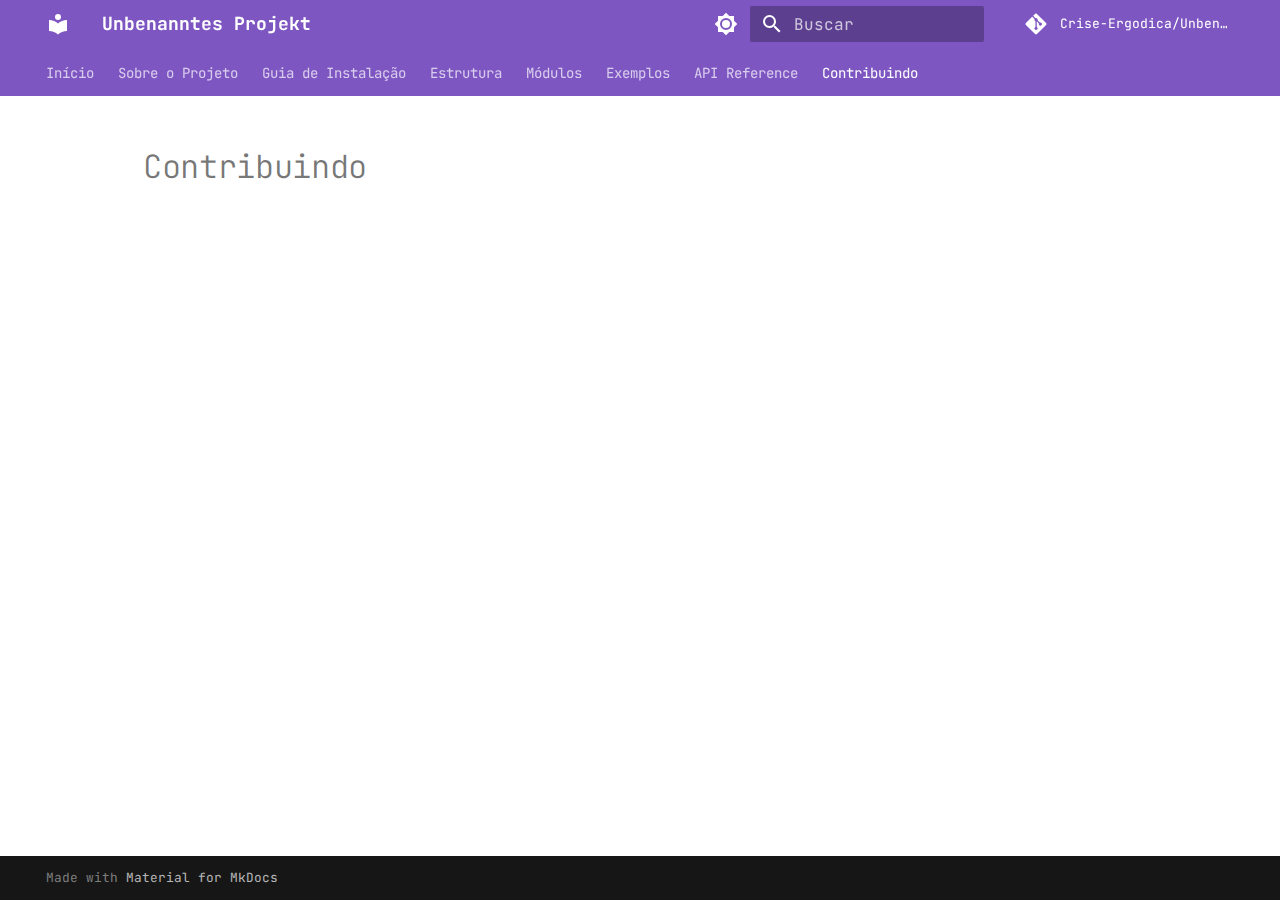
<file: contribuindo/index.html>
<!doctype html>
<html lang="pt" class="no-js">
  <head>
    
      <meta charset="utf-8">
      <meta name="viewport" content="width=device-width,initial-scale=1">
      
        <meta name="description" content="Biblioteca Python para automatização de workflows de Machine Learning">
      
      
        <meta name="author" content="Aurora Drumond Costa Magalhães">
      
      
        <link rel="canonical" href="https://crise-ergodica.github.io/Unbenanntes_Projekt/contribuindo/">
      
      
        <link rel="prev" href="../api/">
      
      
      
        
      
      
      <link rel="icon" href="../assets/images/favicon.png">
      <meta name="generator" content="mkdocs-1.6.1, mkdocs-material-9.7.0">
    
    
      
        <title>Contribuindo - Unbenanntes Projekt</title>
      
    
    
      <link rel="stylesheet" href="../assets/stylesheets/main.618322db.min.css">
      
        
        <link rel="stylesheet" href="../assets/stylesheets/palette.ab4e12ef.min.css">
      
      


    
    
      
    
    
      
        
        
        <link rel="preconnect" href="https://fonts.gstatic.com" crossorigin>
        <link rel="stylesheet" href="https://fonts.googleapis.com/css?family=JetBrains+Mono:300,300i,400,400i,700,700i%7CFira+Code:400,400i,700,700i&display=fallback">
        <style>:root{--md-text-font:"JetBrains Mono";--md-code-font:"Fira Code"}</style>
      
    
    
      <link rel="stylesheet" href="../stylesheets/extra.css">
    
    <script>__md_scope=new URL("..",location),__md_hash=e=>[...e].reduce(((e,_)=>(e<<5)-e+_.charCodeAt(0)),0),__md_get=(e,_=localStorage,t=__md_scope)=>JSON.parse(_.getItem(t.pathname+"."+e)),__md_set=(e,_,t=localStorage,a=__md_scope)=>{try{t.setItem(a.pathname+"."+e,JSON.stringify(_))}catch(e){}}</script>
    
      

    
    
  </head>
  
  
    
    
      
    
    
    
    
    <body dir="ltr" data-md-color-scheme="default" data-md-color-primary="deep-purple" data-md-color-accent="amber">
  
    
    <input class="md-toggle" data-md-toggle="drawer" type="checkbox" id="__drawer" autocomplete="off">
    <input class="md-toggle" data-md-toggle="search" type="checkbox" id="__search" autocomplete="off">
    <label class="md-overlay" for="__drawer"></label>
    <div data-md-component="skip">
      
    </div>
    <div data-md-component="announce">
      
    </div>
    
    
      

<header class="md-header" data-md-component="header">
  <nav class="md-header__inner md-grid" aria-label="Cabeçalho">
    <a href=".." title="Unbenanntes Projekt" class="md-header__button md-logo" aria-label="Unbenanntes Projekt" data-md-component="logo">
      
  
  <svg xmlns="http://www.w3.org/2000/svg" viewBox="0 0 24 24"><path d="M12 8a3 3 0 0 0 3-3 3 3 0 0 0-3-3 3 3 0 0 0-3 3 3 3 0 0 0 3 3m0 3.54C9.64 9.35 6.5 8 3 8v11c3.5 0 6.64 1.35 9 3.54 2.36-2.19 5.5-3.54 9-3.54V8c-3.5 0-6.64 1.35-9 3.54"/></svg>

    </a>
    <label class="md-header__button md-icon" for="__drawer">
      
      <svg xmlns="http://www.w3.org/2000/svg" viewBox="0 0 24 24"><path d="M3 6h18v2H3zm0 5h18v2H3zm0 5h18v2H3z"/></svg>
    </label>
    <div class="md-header__title" data-md-component="header-title">
      <div class="md-header__ellipsis">
        <div class="md-header__topic">
          <span class="md-ellipsis">
            Unbenanntes Projekt
          </span>
        </div>
        <div class="md-header__topic" data-md-component="header-topic">
          <span class="md-ellipsis">
            
              Contribuindo
            
          </span>
        </div>
      </div>
    </div>
    
      
        <form class="md-header__option" data-md-component="palette">
  
    
    
    
    <input class="md-option" data-md-color-media="" data-md-color-scheme="default" data-md-color-primary="deep-purple" data-md-color-accent="amber"  aria-label="Modo escuro"  type="radio" name="__palette" id="__palette_0">
    
      <label class="md-header__button md-icon" title="Modo escuro" for="__palette_1" hidden>
        <svg xmlns="http://www.w3.org/2000/svg" viewBox="0 0 24 24"><path d="M12 8a4 4 0 0 0-4 4 4 4 0 0 0 4 4 4 4 0 0 0 4-4 4 4 0 0 0-4-4m0 10a6 6 0 0 1-6-6 6 6 0 0 1 6-6 6 6 0 0 1 6 6 6 6 0 0 1-6 6m8-9.31V4h-4.69L12 .69 8.69 4H4v4.69L.69 12 4 15.31V20h4.69L12 23.31 15.31 20H20v-4.69L23.31 12z"/></svg>
      </label>
    
  
    
    
    
    <input class="md-option" data-md-color-media="" data-md-color-scheme="slate" data-md-color-primary="deep-purple" data-md-color-accent="amber"  aria-label="Modo claro"  type="radio" name="__palette" id="__palette_1">
    
      <label class="md-header__button md-icon" title="Modo claro" for="__palette_0" hidden>
        <svg xmlns="http://www.w3.org/2000/svg" viewBox="0 0 24 24"><path d="M12 18c-.89 0-1.74-.2-2.5-.55C11.56 16.5 13 14.42 13 12s-1.44-4.5-3.5-5.45C10.26 6.2 11.11 6 12 6a6 6 0 0 1 6 6 6 6 0 0 1-6 6m8-9.31V4h-4.69L12 .69 8.69 4H4v4.69L.69 12 4 15.31V20h4.69L12 23.31 15.31 20H20v-4.69L23.31 12z"/></svg>
      </label>
    
  
</form>
      
    
    
      <script>var palette=__md_get("__palette");if(palette&&palette.color){if("(prefers-color-scheme)"===palette.color.media){var media=matchMedia("(prefers-color-scheme: light)"),input=document.querySelector(media.matches?"[data-md-color-media='(prefers-color-scheme: light)']":"[data-md-color-media='(prefers-color-scheme: dark)']");palette.color.media=input.getAttribute("data-md-color-media"),palette.color.scheme=input.getAttribute("data-md-color-scheme"),palette.color.primary=input.getAttribute("data-md-color-primary"),palette.color.accent=input.getAttribute("data-md-color-accent")}for(var[key,value]of Object.entries(palette.color))document.body.setAttribute("data-md-color-"+key,value)}</script>
    
    
    
      
      
        <label class="md-header__button md-icon" for="__search">
          
          <svg xmlns="http://www.w3.org/2000/svg" viewBox="0 0 24 24"><path d="M9.5 3A6.5 6.5 0 0 1 16 9.5c0 1.61-.59 3.09-1.56 4.23l.27.27h.79l5 5-1.5 1.5-5-5v-.79l-.27-.27A6.52 6.52 0 0 1 9.5 16 6.5 6.5 0 0 1 3 9.5 6.5 6.5 0 0 1 9.5 3m0 2C7 5 5 7 5 9.5S7 14 9.5 14 14 12 14 9.5 12 5 9.5 5"/></svg>
        </label>
        <div class="md-search" data-md-component="search" role="dialog">
  <label class="md-search__overlay" for="__search"></label>
  <div class="md-search__inner" role="search">
    <form class="md-search__form" name="search">
      <input type="text" class="md-search__input" name="query" aria-label="Buscar" placeholder="Buscar" autocapitalize="off" autocorrect="off" autocomplete="off" spellcheck="false" data-md-component="search-query" required>
      <label class="md-search__icon md-icon" for="__search">
        
        <svg xmlns="http://www.w3.org/2000/svg" viewBox="0 0 24 24"><path d="M9.5 3A6.5 6.5 0 0 1 16 9.5c0 1.61-.59 3.09-1.56 4.23l.27.27h.79l5 5-1.5 1.5-5-5v-.79l-.27-.27A6.52 6.52 0 0 1 9.5 16 6.5 6.5 0 0 1 3 9.5 6.5 6.5 0 0 1 9.5 3m0 2C7 5 5 7 5 9.5S7 14 9.5 14 14 12 14 9.5 12 5 9.5 5"/></svg>
        
        <svg xmlns="http://www.w3.org/2000/svg" viewBox="0 0 24 24"><path d="M20 11v2H8l5.5 5.5-1.42 1.42L4.16 12l7.92-7.92L13.5 5.5 8 11z"/></svg>
      </label>
      <nav class="md-search__options" aria-label="Pesquisar">
        
        <button type="reset" class="md-search__icon md-icon" title="Limpar" aria-label="Limpar" tabindex="-1">
          
          <svg xmlns="http://www.w3.org/2000/svg" viewBox="0 0 24 24"><path d="M19 6.41 17.59 5 12 10.59 6.41 5 5 6.41 10.59 12 5 17.59 6.41 19 12 13.41 17.59 19 19 17.59 13.41 12z"/></svg>
        </button>
      </nav>
      
        <div class="md-search__suggest" data-md-component="search-suggest"></div>
      
    </form>
    <div class="md-search__output">
      <div class="md-search__scrollwrap" tabindex="0" data-md-scrollfix>
        <div class="md-search-result" data-md-component="search-result">
          <div class="md-search-result__meta">
            Inicializando busca
          </div>
          <ol class="md-search-result__list" role="presentation"></ol>
        </div>
      </div>
    </div>
  </div>
</div>
      
    
    
      <div class="md-header__source">
        <a href="https://github.com/Crise-Ergodica/Unbenanntes_Projekt" title="Ir para repositório" class="md-source" data-md-component="source">
  <div class="md-source__icon md-icon">
    
    <svg xmlns="http://www.w3.org/2000/svg" viewBox="0 0 448 512"><!--! Font Awesome Free 7.1.0 by @fontawesome - https://fontawesome.com License - https://fontawesome.com/license/free (Icons: CC BY 4.0, Fonts: SIL OFL 1.1, Code: MIT License) Copyright 2025 Fonticons, Inc.--><path d="M439.6 236.1 244 40.5c-5.4-5.5-12.8-8.5-20.4-8.5s-15 3-20.4 8.4L162.5 81l51.5 51.5c27.1-9.1 52.7 16.8 43.4 43.7l49.7 49.7c34.2-11.8 61.2 31 35.5 56.7-26.5 26.5-70.2-2.9-56-37.3L240.3 199v121.9c25.3 12.5 22.3 41.8 9.1 55-6.4 6.4-15.2 10.1-24.3 10.1s-17.8-3.6-24.3-10.1c-17.6-17.6-11.1-46.9 11.2-56v-123c-20.8-8.5-24.6-30.7-18.6-45L142.6 101 8.5 235.1C3 240.6 0 247.9 0 255.5s3 15 8.5 20.4l195.6 195.7c5.4 5.4 12.7 8.4 20.4 8.4s15-3 20.4-8.4l194.7-194.7c5.4-5.4 8.4-12.8 8.4-20.4s-3-15-8.4-20.4"/></svg>
  </div>
  <div class="md-source__repository">
    Crise-Ergodica/Unbenanntes_Projekt
  </div>
</a>
      </div>
    
  </nav>
  
</header>
    
    <div class="md-container" data-md-component="container">
      
      
        
          
            
<nav class="md-tabs" aria-label="Abas" data-md-component="tabs">
  <div class="md-grid">
    <ul class="md-tabs__list">
      
        
  
  
  
  
    <li class="md-tabs__item">
      <a href=".." class="md-tabs__link">
        
  
  
    
  
  Início

      </a>
    </li>
  

      
        
  
  
  
  
    <li class="md-tabs__item">
      <a href="../sobre/" class="md-tabs__link">
        
  
  
    
  
  Sobre o Projeto

      </a>
    </li>
  

      
        
  
  
  
  
    <li class="md-tabs__item">
      <a href="../instalacao/" class="md-tabs__link">
        
  
  
    
  
  Guia de Instalação

      </a>
    </li>
  

      
        
  
  
  
  
    <li class="md-tabs__item">
      <a href="../estrutura/" class="md-tabs__link">
        
  
  
    
  
  Estrutura

      </a>
    </li>
  

      
        
  
  
  
  
    
    
      <li class="md-tabs__item">
        <a href="../modulos/" class="md-tabs__link">
          
  
  
  Módulos

        </a>
      </li>
    
  

      
        
  
  
  
  
    <li class="md-tabs__item">
      <a href="../exemplos/" class="md-tabs__link">
        
  
  
    
  
  Exemplos

      </a>
    </li>
  

      
        
  
  
  
  
    <li class="md-tabs__item">
      <a href="../api/" class="md-tabs__link">
        
  
  
    
  
  API Reference

      </a>
    </li>
  

      
        
  
  
  
    
  
  
    <li class="md-tabs__item md-tabs__item--active">
      <a href="./" class="md-tabs__link">
        
  
  
    
  
  Contribuindo

      </a>
    </li>
  

      
    </ul>
  </div>
</nav>
          
        
      
      <main class="md-main" data-md-component="main">
        <div class="md-main__inner md-grid">
          
            
              
              <div class="md-sidebar md-sidebar--primary" data-md-component="sidebar" data-md-type="navigation" >
                <div class="md-sidebar__scrollwrap">
                  <div class="md-sidebar__inner">
                    


  


<nav class="md-nav md-nav--primary md-nav--lifted" aria-label="Navegação" data-md-level="0">
  <label class="md-nav__title" for="__drawer">
    <a href=".." title="Unbenanntes Projekt" class="md-nav__button md-logo" aria-label="Unbenanntes Projekt" data-md-component="logo">
      
  
  <svg xmlns="http://www.w3.org/2000/svg" viewBox="0 0 24 24"><path d="M12 8a3 3 0 0 0 3-3 3 3 0 0 0-3-3 3 3 0 0 0-3 3 3 3 0 0 0 3 3m0 3.54C9.64 9.35 6.5 8 3 8v11c3.5 0 6.64 1.35 9 3.54 2.36-2.19 5.5-3.54 9-3.54V8c-3.5 0-6.64 1.35-9 3.54"/></svg>

    </a>
    Unbenanntes Projekt
  </label>
  
    <div class="md-nav__source">
      <a href="https://github.com/Crise-Ergodica/Unbenanntes_Projekt" title="Ir para repositório" class="md-source" data-md-component="source">
  <div class="md-source__icon md-icon">
    
    <svg xmlns="http://www.w3.org/2000/svg" viewBox="0 0 448 512"><!--! Font Awesome Free 7.1.0 by @fontawesome - https://fontawesome.com License - https://fontawesome.com/license/free (Icons: CC BY 4.0, Fonts: SIL OFL 1.1, Code: MIT License) Copyright 2025 Fonticons, Inc.--><path d="M439.6 236.1 244 40.5c-5.4-5.5-12.8-8.5-20.4-8.5s-15 3-20.4 8.4L162.5 81l51.5 51.5c27.1-9.1 52.7 16.8 43.4 43.7l49.7 49.7c34.2-11.8 61.2 31 35.5 56.7-26.5 26.5-70.2-2.9-56-37.3L240.3 199v121.9c25.3 12.5 22.3 41.8 9.1 55-6.4 6.4-15.2 10.1-24.3 10.1s-17.8-3.6-24.3-10.1c-17.6-17.6-11.1-46.9 11.2-56v-123c-20.8-8.5-24.6-30.7-18.6-45L142.6 101 8.5 235.1C3 240.6 0 247.9 0 255.5s3 15 8.5 20.4l195.6 195.7c5.4 5.4 12.7 8.4 20.4 8.4s15-3 20.4-8.4l194.7-194.7c5.4-5.4 8.4-12.8 8.4-20.4s-3-15-8.4-20.4"/></svg>
  </div>
  <div class="md-source__repository">
    Crise-Ergodica/Unbenanntes_Projekt
  </div>
</a>
    </div>
  
  <ul class="md-nav__list" data-md-scrollfix>
    
      
      
  
  
  
  
    <li class="md-nav__item">
      <a href=".." class="md-nav__link">
        
  
  
  <span class="md-ellipsis">
    
  
    Início
  

    
  </span>
  
  

      </a>
    </li>
  

    
      
      
  
  
  
  
    <li class="md-nav__item">
      <a href="../sobre/" class="md-nav__link">
        
  
  
  <span class="md-ellipsis">
    
  
    Sobre o Projeto
  

    
  </span>
  
  

      </a>
    </li>
  

    
      
      
  
  
  
  
    <li class="md-nav__item">
      <a href="../instalacao/" class="md-nav__link">
        
  
  
  <span class="md-ellipsis">
    
  
    Guia de Instalação
  

    
  </span>
  
  

      </a>
    </li>
  

    
      
      
  
  
  
  
    <li class="md-nav__item">
      <a href="../estrutura/" class="md-nav__link">
        
  
  
  <span class="md-ellipsis">
    
  
    Estrutura
  

    
  </span>
  
  

      </a>
    </li>
  

    
      
      
  
  
  
  
    
    
    
    
      
      
        
      
    
    
    <li class="md-nav__item md-nav__item--nested">
      
        
        
          
        
        <input class="md-nav__toggle md-toggle md-toggle--indeterminate" type="checkbox" id="__nav_5" >
        
          
          <label class="md-nav__link" for="__nav_5" id="__nav_5_label" tabindex="0">
            
  
  
  <span class="md-ellipsis">
    
  
    Módulos
  

    
  </span>
  
  

            <span class="md-nav__icon md-icon"></span>
          </label>
        
        <nav class="md-nav" data-md-level="1" aria-labelledby="__nav_5_label" aria-expanded="false">
          <label class="md-nav__title" for="__nav_5">
            <span class="md-nav__icon md-icon"></span>
            
  
    Módulos
  

          </label>
          <ul class="md-nav__list" data-md-scrollfix>
            
              
                
  
  
  
  
    <li class="md-nav__item">
      <a href="../modulos/" class="md-nav__link">
        
  
  
  <span class="md-ellipsis">
    
  
    Visão Geral
  

    
  </span>
  
  

      </a>
    </li>
  

              
            
              
                
  
  
  
  
    <li class="md-nav__item">
      <a href="../modulos/treino/" class="md-nav__link">
        
  
  
  <span class="md-ellipsis">
    
  
    Treino
  

    
  </span>
  
  

      </a>
    </li>
  

              
            
              
                
  
  
  
  
    <li class="md-nav__item">
      <a href="../modulos/teste/" class="md-nav__link">
        
  
  
  <span class="md-ellipsis">
    
  
    Teste & Avaliação
  

    
  </span>
  
  

      </a>
    </li>
  

              
            
              
                
  
  
  
  
    <li class="md-nav__item">
      <a href="../modulos/dataset/" class="md-nav__link">
        
  
  
  <span class="md-ellipsis">
    
  
    Dataset
  

    
  </span>
  
  

      </a>
    </li>
  

              
            
              
                
  
  
  
  
    <li class="md-nav__item">
      <a href="../modulos/features/" class="md-nav__link">
        
  
  
  <span class="md-ellipsis">
    
  
    Features
  

    
  </span>
  
  

      </a>
    </li>
  

              
            
              
                
  
  
  
  
    <li class="md-nav__item">
      <a href="../modulos/plots/" class="md-nav__link">
        
  
  
  <span class="md-ellipsis">
    
  
    Plots
  

    
  </span>
  
  

      </a>
    </li>
  

              
            
          </ul>
        </nav>
      
    </li>
  

    
      
      
  
  
  
  
    <li class="md-nav__item">
      <a href="../exemplos/" class="md-nav__link">
        
  
  
  <span class="md-ellipsis">
    
  
    Exemplos
  

    
  </span>
  
  

      </a>
    </li>
  

    
      
      
  
  
  
  
    <li class="md-nav__item">
      <a href="../api/" class="md-nav__link">
        
  
  
  <span class="md-ellipsis">
    
  
    API Reference
  

    
  </span>
  
  

      </a>
    </li>
  

    
      
      
  
  
    
  
  
  
    <li class="md-nav__item md-nav__item--active">
      
      <input class="md-nav__toggle md-toggle" type="checkbox" id="__toc">
      
      
      
      <a href="./" class="md-nav__link md-nav__link--active">
        
  
  
  <span class="md-ellipsis">
    
  
    Contribuindo
  

    
  </span>
  
  

      </a>
      
    </li>
  

    
  </ul>
</nav>
                  </div>
                </div>
              </div>
            
            
              
              <div class="md-sidebar md-sidebar--secondary" data-md-component="sidebar" data-md-type="toc" >
                <div class="md-sidebar__scrollwrap">
                  <div class="md-sidebar__inner">
                    

<nav class="md-nav md-nav--secondary" aria-label="Índice">
  
  
  
  
</nav>
                  </div>
                </div>
              </div>
            
          
          
            <div class="md-content" data-md-component="content">
              
              <article class="md-content__inner md-typeset">
                
                  


  
  


  <h1>Contribuindo</h1>














                
              </article>
            </div>
          
          
<script>var target=document.getElementById(location.hash.slice(1));target&&target.name&&(target.checked=target.name.startsWith("__tabbed_"))</script>
        </div>
        
          <button type="button" class="md-top md-icon" data-md-component="top" hidden>
  
  <svg xmlns="http://www.w3.org/2000/svg" viewBox="0 0 24 24"><path d="M13 20h-2V8l-5.5 5.5-1.42-1.42L12 4.16l7.92 7.92-1.42 1.42L13 8z"/></svg>
  Voltar para o topo
</button>
        
      </main>
      
        <footer class="md-footer">
  
  <div class="md-footer-meta md-typeset">
    <div class="md-footer-meta__inner md-grid">
      <div class="md-copyright">
  
  
    Made with
    <a href="https://squidfunk.github.io/mkdocs-material/" target="_blank" rel="noopener">
      Material for MkDocs
    </a>
  
</div>
      
    </div>
  </div>
</footer>
      
    </div>
    <div class="md-dialog" data-md-component="dialog">
      <div class="md-dialog__inner md-typeset"></div>
    </div>
    
    
    
      
      
      <script id="__config" type="application/json">{"annotate": null, "base": "..", "features": ["navigation.tabs", "navigation.sections", "navigation.expand", "navigation.top", "search.suggest", "search.highlight", "content.code.copy", "content.code.annotate"], "search": "../assets/javascripts/workers/search.7a47a382.min.js", "tags": null, "translations": {"clipboard.copied": "Copiado para \u00e1rea de transfer\u00eancia", "clipboard.copy": "Copiar para \u00e1rea de transfer\u00eancia", "search.result.more.one": "mais 1 nesta p\u00e1gina", "search.result.more.other": "# mais nesta p\u00e1gina", "search.result.none": "Nenhum documento encontrado", "search.result.one": "1 documento encontrado", "search.result.other": "# documentos encontrados", "search.result.placeholder": "Digite para iniciar a busca", "search.result.term.missing": "Ausente", "select.version": "Selecione a vers\u00e3o"}, "version": null}</script>
    
    
      <script src="../assets/javascripts/bundle.e71a0d61.min.js"></script>
      
    
  </body>
</html>
</file>
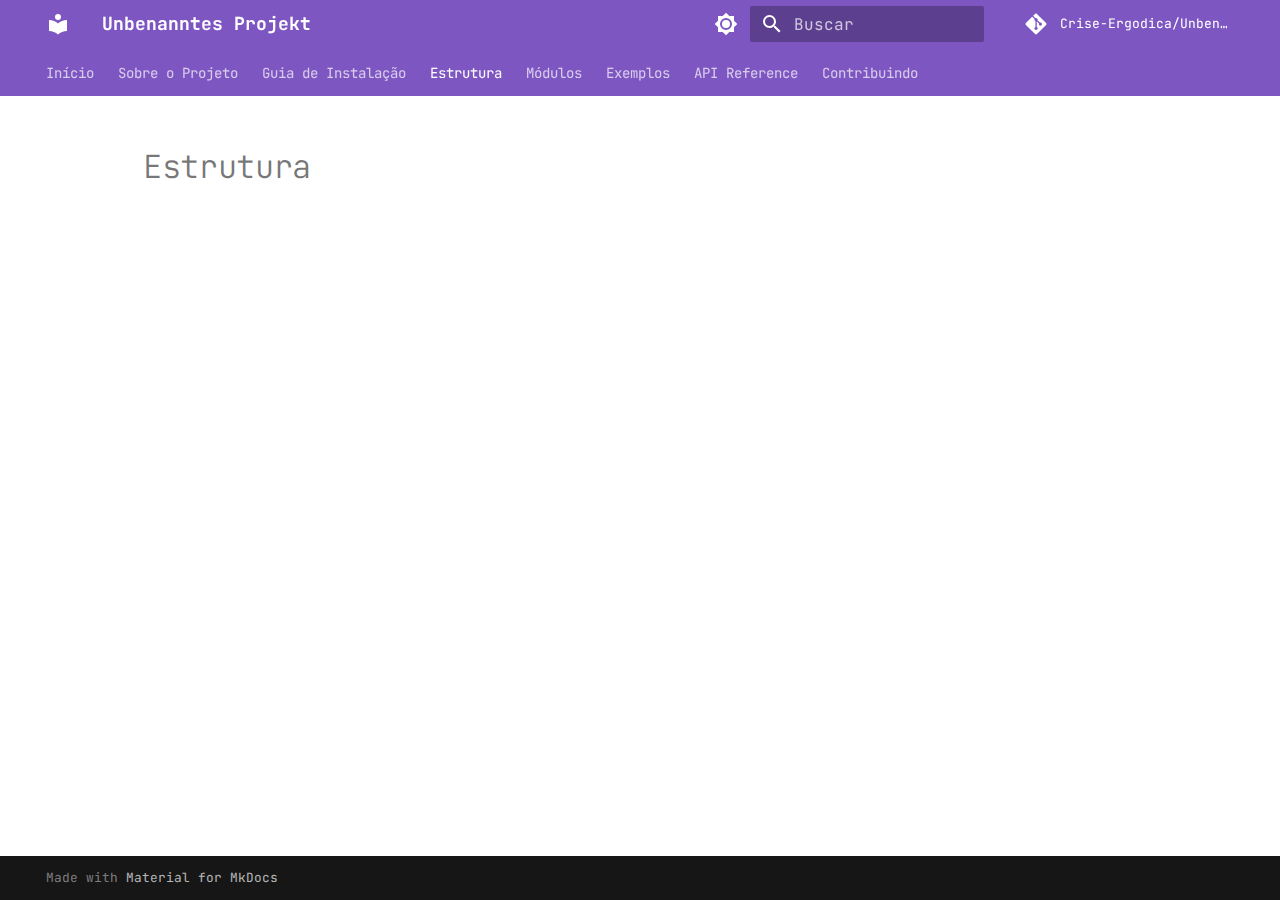
<file: estrutura/index.html>
<!doctype html>
<html lang="pt" class="no-js">
  <head>
    
      <meta charset="utf-8">
      <meta name="viewport" content="width=device-width,initial-scale=1">
      
        <meta name="description" content="Biblioteca Python para automatização de workflows de Machine Learning">
      
      
        <meta name="author" content="Aurora Drumond Costa Magalhães">
      
      
        <link rel="canonical" href="https://crise-ergodica.github.io/Unbenanntes_Projekt/estrutura/">
      
      
        <link rel="prev" href="../instalacao/">
      
      
        <link rel="next" href="../modulos/">
      
      
        
      
      
      <link rel="icon" href="../assets/images/favicon.png">
      <meta name="generator" content="mkdocs-1.6.1, mkdocs-material-9.7.0">
    
    
      
        <title>Estrutura - Unbenanntes Projekt</title>
      
    
    
      <link rel="stylesheet" href="../assets/stylesheets/main.618322db.min.css">
      
        
        <link rel="stylesheet" href="../assets/stylesheets/palette.ab4e12ef.min.css">
      
      


    
    
      
    
    
      
        
        
        <link rel="preconnect" href="https://fonts.gstatic.com" crossorigin>
        <link rel="stylesheet" href="https://fonts.googleapis.com/css?family=JetBrains+Mono:300,300i,400,400i,700,700i%7CFira+Code:400,400i,700,700i&display=fallback">
        <style>:root{--md-text-font:"JetBrains Mono";--md-code-font:"Fira Code"}</style>
      
    
    
      <link rel="stylesheet" href="../stylesheets/extra.css">
    
    <script>__md_scope=new URL("..",location),__md_hash=e=>[...e].reduce(((e,_)=>(e<<5)-e+_.charCodeAt(0)),0),__md_get=(e,_=localStorage,t=__md_scope)=>JSON.parse(_.getItem(t.pathname+"."+e)),__md_set=(e,_,t=localStorage,a=__md_scope)=>{try{t.setItem(a.pathname+"."+e,JSON.stringify(_))}catch(e){}}</script>
    
      

    
    
  </head>
  
  
    
    
      
    
    
    
    
    <body dir="ltr" data-md-color-scheme="default" data-md-color-primary="deep-purple" data-md-color-accent="amber">
  
    
    <input class="md-toggle" data-md-toggle="drawer" type="checkbox" id="__drawer" autocomplete="off">
    <input class="md-toggle" data-md-toggle="search" type="checkbox" id="__search" autocomplete="off">
    <label class="md-overlay" for="__drawer"></label>
    <div data-md-component="skip">
      
    </div>
    <div data-md-component="announce">
      
    </div>
    
    
      

<header class="md-header" data-md-component="header">
  <nav class="md-header__inner md-grid" aria-label="Cabeçalho">
    <a href=".." title="Unbenanntes Projekt" class="md-header__button md-logo" aria-label="Unbenanntes Projekt" data-md-component="logo">
      
  
  <svg xmlns="http://www.w3.org/2000/svg" viewBox="0 0 24 24"><path d="M12 8a3 3 0 0 0 3-3 3 3 0 0 0-3-3 3 3 0 0 0-3 3 3 3 0 0 0 3 3m0 3.54C9.64 9.35 6.5 8 3 8v11c3.5 0 6.64 1.35 9 3.54 2.36-2.19 5.5-3.54 9-3.54V8c-3.5 0-6.64 1.35-9 3.54"/></svg>

    </a>
    <label class="md-header__button md-icon" for="__drawer">
      
      <svg xmlns="http://www.w3.org/2000/svg" viewBox="0 0 24 24"><path d="M3 6h18v2H3zm0 5h18v2H3zm0 5h18v2H3z"/></svg>
    </label>
    <div class="md-header__title" data-md-component="header-title">
      <div class="md-header__ellipsis">
        <div class="md-header__topic">
          <span class="md-ellipsis">
            Unbenanntes Projekt
          </span>
        </div>
        <div class="md-header__topic" data-md-component="header-topic">
          <span class="md-ellipsis">
            
              Estrutura
            
          </span>
        </div>
      </div>
    </div>
    
      
        <form class="md-header__option" data-md-component="palette">
  
    
    
    
    <input class="md-option" data-md-color-media="" data-md-color-scheme="default" data-md-color-primary="deep-purple" data-md-color-accent="amber"  aria-label="Modo escuro"  type="radio" name="__palette" id="__palette_0">
    
      <label class="md-header__button md-icon" title="Modo escuro" for="__palette_1" hidden>
        <svg xmlns="http://www.w3.org/2000/svg" viewBox="0 0 24 24"><path d="M12 8a4 4 0 0 0-4 4 4 4 0 0 0 4 4 4 4 0 0 0 4-4 4 4 0 0 0-4-4m0 10a6 6 0 0 1-6-6 6 6 0 0 1 6-6 6 6 0 0 1 6 6 6 6 0 0 1-6 6m8-9.31V4h-4.69L12 .69 8.69 4H4v4.69L.69 12 4 15.31V20h4.69L12 23.31 15.31 20H20v-4.69L23.31 12z"/></svg>
      </label>
    
  
    
    
    
    <input class="md-option" data-md-color-media="" data-md-color-scheme="slate" data-md-color-primary="deep-purple" data-md-color-accent="amber"  aria-label="Modo claro"  type="radio" name="__palette" id="__palette_1">
    
      <label class="md-header__button md-icon" title="Modo claro" for="__palette_0" hidden>
        <svg xmlns="http://www.w3.org/2000/svg" viewBox="0 0 24 24"><path d="M12 18c-.89 0-1.74-.2-2.5-.55C11.56 16.5 13 14.42 13 12s-1.44-4.5-3.5-5.45C10.26 6.2 11.11 6 12 6a6 6 0 0 1 6 6 6 6 0 0 1-6 6m8-9.31V4h-4.69L12 .69 8.69 4H4v4.69L.69 12 4 15.31V20h4.69L12 23.31 15.31 20H20v-4.69L23.31 12z"/></svg>
      </label>
    
  
</form>
      
    
    
      <script>var palette=__md_get("__palette");if(palette&&palette.color){if("(prefers-color-scheme)"===palette.color.media){var media=matchMedia("(prefers-color-scheme: light)"),input=document.querySelector(media.matches?"[data-md-color-media='(prefers-color-scheme: light)']":"[data-md-color-media='(prefers-color-scheme: dark)']");palette.color.media=input.getAttribute("data-md-color-media"),palette.color.scheme=input.getAttribute("data-md-color-scheme"),palette.color.primary=input.getAttribute("data-md-color-primary"),palette.color.accent=input.getAttribute("data-md-color-accent")}for(var[key,value]of Object.entries(palette.color))document.body.setAttribute("data-md-color-"+key,value)}</script>
    
    
    
      
      
        <label class="md-header__button md-icon" for="__search">
          
          <svg xmlns="http://www.w3.org/2000/svg" viewBox="0 0 24 24"><path d="M9.5 3A6.5 6.5 0 0 1 16 9.5c0 1.61-.59 3.09-1.56 4.23l.27.27h.79l5 5-1.5 1.5-5-5v-.79l-.27-.27A6.52 6.52 0 0 1 9.5 16 6.5 6.5 0 0 1 3 9.5 6.5 6.5 0 0 1 9.5 3m0 2C7 5 5 7 5 9.5S7 14 9.5 14 14 12 14 9.5 12 5 9.5 5"/></svg>
        </label>
        <div class="md-search" data-md-component="search" role="dialog">
  <label class="md-search__overlay" for="__search"></label>
  <div class="md-search__inner" role="search">
    <form class="md-search__form" name="search">
      <input type="text" class="md-search__input" name="query" aria-label="Buscar" placeholder="Buscar" autocapitalize="off" autocorrect="off" autocomplete="off" spellcheck="false" data-md-component="search-query" required>
      <label class="md-search__icon md-icon" for="__search">
        
        <svg xmlns="http://www.w3.org/2000/svg" viewBox="0 0 24 24"><path d="M9.5 3A6.5 6.5 0 0 1 16 9.5c0 1.61-.59 3.09-1.56 4.23l.27.27h.79l5 5-1.5 1.5-5-5v-.79l-.27-.27A6.52 6.52 0 0 1 9.5 16 6.5 6.5 0 0 1 3 9.5 6.5 6.5 0 0 1 9.5 3m0 2C7 5 5 7 5 9.5S7 14 9.5 14 14 12 14 9.5 12 5 9.5 5"/></svg>
        
        <svg xmlns="http://www.w3.org/2000/svg" viewBox="0 0 24 24"><path d="M20 11v2H8l5.5 5.5-1.42 1.42L4.16 12l7.92-7.92L13.5 5.5 8 11z"/></svg>
      </label>
      <nav class="md-search__options" aria-label="Pesquisar">
        
        <button type="reset" class="md-search__icon md-icon" title="Limpar" aria-label="Limpar" tabindex="-1">
          
          <svg xmlns="http://www.w3.org/2000/svg" viewBox="0 0 24 24"><path d="M19 6.41 17.59 5 12 10.59 6.41 5 5 6.41 10.59 12 5 17.59 6.41 19 12 13.41 17.59 19 19 17.59 13.41 12z"/></svg>
        </button>
      </nav>
      
        <div class="md-search__suggest" data-md-component="search-suggest"></div>
      
    </form>
    <div class="md-search__output">
      <div class="md-search__scrollwrap" tabindex="0" data-md-scrollfix>
        <div class="md-search-result" data-md-component="search-result">
          <div class="md-search-result__meta">
            Inicializando busca
          </div>
          <ol class="md-search-result__list" role="presentation"></ol>
        </div>
      </div>
    </div>
  </div>
</div>
      
    
    
      <div class="md-header__source">
        <a href="https://github.com/Crise-Ergodica/Unbenanntes_Projekt" title="Ir para repositório" class="md-source" data-md-component="source">
  <div class="md-source__icon md-icon">
    
    <svg xmlns="http://www.w3.org/2000/svg" viewBox="0 0 448 512"><!--! Font Awesome Free 7.1.0 by @fontawesome - https://fontawesome.com License - https://fontawesome.com/license/free (Icons: CC BY 4.0, Fonts: SIL OFL 1.1, Code: MIT License) Copyright 2025 Fonticons, Inc.--><path d="M439.6 236.1 244 40.5c-5.4-5.5-12.8-8.5-20.4-8.5s-15 3-20.4 8.4L162.5 81l51.5 51.5c27.1-9.1 52.7 16.8 43.4 43.7l49.7 49.7c34.2-11.8 61.2 31 35.5 56.7-26.5 26.5-70.2-2.9-56-37.3L240.3 199v121.9c25.3 12.5 22.3 41.8 9.1 55-6.4 6.4-15.2 10.1-24.3 10.1s-17.8-3.6-24.3-10.1c-17.6-17.6-11.1-46.9 11.2-56v-123c-20.8-8.5-24.6-30.7-18.6-45L142.6 101 8.5 235.1C3 240.6 0 247.9 0 255.5s3 15 8.5 20.4l195.6 195.7c5.4 5.4 12.7 8.4 20.4 8.4s15-3 20.4-8.4l194.7-194.7c5.4-5.4 8.4-12.8 8.4-20.4s-3-15-8.4-20.4"/></svg>
  </div>
  <div class="md-source__repository">
    Crise-Ergodica/Unbenanntes_Projekt
  </div>
</a>
      </div>
    
  </nav>
  
</header>
    
    <div class="md-container" data-md-component="container">
      
      
        
          
            
<nav class="md-tabs" aria-label="Abas" data-md-component="tabs">
  <div class="md-grid">
    <ul class="md-tabs__list">
      
        
  
  
  
  
    <li class="md-tabs__item">
      <a href=".." class="md-tabs__link">
        
  
  
    
  
  Início

      </a>
    </li>
  

      
        
  
  
  
  
    <li class="md-tabs__item">
      <a href="../sobre/" class="md-tabs__link">
        
  
  
    
  
  Sobre o Projeto

      </a>
    </li>
  

      
        
  
  
  
  
    <li class="md-tabs__item">
      <a href="../instalacao/" class="md-tabs__link">
        
  
  
    
  
  Guia de Instalação

      </a>
    </li>
  

      
        
  
  
  
    
  
  
    <li class="md-tabs__item md-tabs__item--active">
      <a href="./" class="md-tabs__link">
        
  
  
    
  
  Estrutura

      </a>
    </li>
  

      
        
  
  
  
  
    
    
      <li class="md-tabs__item">
        <a href="../modulos/" class="md-tabs__link">
          
  
  
  Módulos

        </a>
      </li>
    
  

      
        
  
  
  
  
    <li class="md-tabs__item">
      <a href="../exemplos/" class="md-tabs__link">
        
  
  
    
  
  Exemplos

      </a>
    </li>
  

      
        
  
  
  
  
    <li class="md-tabs__item">
      <a href="../api/" class="md-tabs__link">
        
  
  
    
  
  API Reference

      </a>
    </li>
  

      
        
  
  
  
  
    <li class="md-tabs__item">
      <a href="../contribuindo/" class="md-tabs__link">
        
  
  
    
  
  Contribuindo

      </a>
    </li>
  

      
    </ul>
  </div>
</nav>
          
        
      
      <main class="md-main" data-md-component="main">
        <div class="md-main__inner md-grid">
          
            
              
              <div class="md-sidebar md-sidebar--primary" data-md-component="sidebar" data-md-type="navigation" >
                <div class="md-sidebar__scrollwrap">
                  <div class="md-sidebar__inner">
                    


  


<nav class="md-nav md-nav--primary md-nav--lifted" aria-label="Navegação" data-md-level="0">
  <label class="md-nav__title" for="__drawer">
    <a href=".." title="Unbenanntes Projekt" class="md-nav__button md-logo" aria-label="Unbenanntes Projekt" data-md-component="logo">
      
  
  <svg xmlns="http://www.w3.org/2000/svg" viewBox="0 0 24 24"><path d="M12 8a3 3 0 0 0 3-3 3 3 0 0 0-3-3 3 3 0 0 0-3 3 3 3 0 0 0 3 3m0 3.54C9.64 9.35 6.5 8 3 8v11c3.5 0 6.64 1.35 9 3.54 2.36-2.19 5.5-3.54 9-3.54V8c-3.5 0-6.64 1.35-9 3.54"/></svg>

    </a>
    Unbenanntes Projekt
  </label>
  
    <div class="md-nav__source">
      <a href="https://github.com/Crise-Ergodica/Unbenanntes_Projekt" title="Ir para repositório" class="md-source" data-md-component="source">
  <div class="md-source__icon md-icon">
    
    <svg xmlns="http://www.w3.org/2000/svg" viewBox="0 0 448 512"><!--! Font Awesome Free 7.1.0 by @fontawesome - https://fontawesome.com License - https://fontawesome.com/license/free (Icons: CC BY 4.0, Fonts: SIL OFL 1.1, Code: MIT License) Copyright 2025 Fonticons, Inc.--><path d="M439.6 236.1 244 40.5c-5.4-5.5-12.8-8.5-20.4-8.5s-15 3-20.4 8.4L162.5 81l51.5 51.5c27.1-9.1 52.7 16.8 43.4 43.7l49.7 49.7c34.2-11.8 61.2 31 35.5 56.7-26.5 26.5-70.2-2.9-56-37.3L240.3 199v121.9c25.3 12.5 22.3 41.8 9.1 55-6.4 6.4-15.2 10.1-24.3 10.1s-17.8-3.6-24.3-10.1c-17.6-17.6-11.1-46.9 11.2-56v-123c-20.8-8.5-24.6-30.7-18.6-45L142.6 101 8.5 235.1C3 240.6 0 247.9 0 255.5s3 15 8.5 20.4l195.6 195.7c5.4 5.4 12.7 8.4 20.4 8.4s15-3 20.4-8.4l194.7-194.7c5.4-5.4 8.4-12.8 8.4-20.4s-3-15-8.4-20.4"/></svg>
  </div>
  <div class="md-source__repository">
    Crise-Ergodica/Unbenanntes_Projekt
  </div>
</a>
    </div>
  
  <ul class="md-nav__list" data-md-scrollfix>
    
      
      
  
  
  
  
    <li class="md-nav__item">
      <a href=".." class="md-nav__link">
        
  
  
  <span class="md-ellipsis">
    
  
    Início
  

    
  </span>
  
  

      </a>
    </li>
  

    
      
      
  
  
  
  
    <li class="md-nav__item">
      <a href="../sobre/" class="md-nav__link">
        
  
  
  <span class="md-ellipsis">
    
  
    Sobre o Projeto
  

    
  </span>
  
  

      </a>
    </li>
  

    
      
      
  
  
  
  
    <li class="md-nav__item">
      <a href="../instalacao/" class="md-nav__link">
        
  
  
  <span class="md-ellipsis">
    
  
    Guia de Instalação
  

    
  </span>
  
  

      </a>
    </li>
  

    
      
      
  
  
    
  
  
  
    <li class="md-nav__item md-nav__item--active">
      
      <input class="md-nav__toggle md-toggle" type="checkbox" id="__toc">
      
      
      
      <a href="./" class="md-nav__link md-nav__link--active">
        
  
  
  <span class="md-ellipsis">
    
  
    Estrutura
  

    
  </span>
  
  

      </a>
      
    </li>
  

    
      
      
  
  
  
  
    
    
    
    
      
      
        
      
    
    
    <li class="md-nav__item md-nav__item--nested">
      
        
        
          
        
        <input class="md-nav__toggle md-toggle md-toggle--indeterminate" type="checkbox" id="__nav_5" >
        
          
          <label class="md-nav__link" for="__nav_5" id="__nav_5_label" tabindex="0">
            
  
  
  <span class="md-ellipsis">
    
  
    Módulos
  

    
  </span>
  
  

            <span class="md-nav__icon md-icon"></span>
          </label>
        
        <nav class="md-nav" data-md-level="1" aria-labelledby="__nav_5_label" aria-expanded="false">
          <label class="md-nav__title" for="__nav_5">
            <span class="md-nav__icon md-icon"></span>
            
  
    Módulos
  

          </label>
          <ul class="md-nav__list" data-md-scrollfix>
            
              
                
  
  
  
  
    <li class="md-nav__item">
      <a href="../modulos/" class="md-nav__link">
        
  
  
  <span class="md-ellipsis">
    
  
    Visão Geral
  

    
  </span>
  
  

      </a>
    </li>
  

              
            
              
                
  
  
  
  
    <li class="md-nav__item">
      <a href="../modulos/treino/" class="md-nav__link">
        
  
  
  <span class="md-ellipsis">
    
  
    Treino
  

    
  </span>
  
  

      </a>
    </li>
  

              
            
              
                
  
  
  
  
    <li class="md-nav__item">
      <a href="../modulos/teste/" class="md-nav__link">
        
  
  
  <span class="md-ellipsis">
    
  
    Teste & Avaliação
  

    
  </span>
  
  

      </a>
    </li>
  

              
            
              
                
  
  
  
  
    <li class="md-nav__item">
      <a href="../modulos/dataset/" class="md-nav__link">
        
  
  
  <span class="md-ellipsis">
    
  
    Dataset
  

    
  </span>
  
  

      </a>
    </li>
  

              
            
              
                
  
  
  
  
    <li class="md-nav__item">
      <a href="../modulos/features/" class="md-nav__link">
        
  
  
  <span class="md-ellipsis">
    
  
    Features
  

    
  </span>
  
  

      </a>
    </li>
  

              
            
              
                
  
  
  
  
    <li class="md-nav__item">
      <a href="../modulos/plots/" class="md-nav__link">
        
  
  
  <span class="md-ellipsis">
    
  
    Plots
  

    
  </span>
  
  

      </a>
    </li>
  

              
            
          </ul>
        </nav>
      
    </li>
  

    
      
      
  
  
  
  
    <li class="md-nav__item">
      <a href="../exemplos/" class="md-nav__link">
        
  
  
  <span class="md-ellipsis">
    
  
    Exemplos
  

    
  </span>
  
  

      </a>
    </li>
  

    
      
      
  
  
  
  
    <li class="md-nav__item">
      <a href="../api/" class="md-nav__link">
        
  
  
  <span class="md-ellipsis">
    
  
    API Reference
  

    
  </span>
  
  

      </a>
    </li>
  

    
      
      
  
  
  
  
    <li class="md-nav__item">
      <a href="../contribuindo/" class="md-nav__link">
        
  
  
  <span class="md-ellipsis">
    
  
    Contribuindo
  

    
  </span>
  
  

      </a>
    </li>
  

    
  </ul>
</nav>
                  </div>
                </div>
              </div>
            
            
              
              <div class="md-sidebar md-sidebar--secondary" data-md-component="sidebar" data-md-type="toc" >
                <div class="md-sidebar__scrollwrap">
                  <div class="md-sidebar__inner">
                    

<nav class="md-nav md-nav--secondary" aria-label="Índice">
  
  
  
  
</nav>
                  </div>
                </div>
              </div>
            
          
          
            <div class="md-content" data-md-component="content">
              
              <article class="md-content__inner md-typeset">
                
                  


  
  


  <h1>Estrutura</h1>














                
              </article>
            </div>
          
          
<script>var target=document.getElementById(location.hash.slice(1));target&&target.name&&(target.checked=target.name.startsWith("__tabbed_"))</script>
        </div>
        
          <button type="button" class="md-top md-icon" data-md-component="top" hidden>
  
  <svg xmlns="http://www.w3.org/2000/svg" viewBox="0 0 24 24"><path d="M13 20h-2V8l-5.5 5.5-1.42-1.42L12 4.16l7.92 7.92-1.42 1.42L13 8z"/></svg>
  Voltar para o topo
</button>
        
      </main>
      
        <footer class="md-footer">
  
  <div class="md-footer-meta md-typeset">
    <div class="md-footer-meta__inner md-grid">
      <div class="md-copyright">
  
  
    Made with
    <a href="https://squidfunk.github.io/mkdocs-material/" target="_blank" rel="noopener">
      Material for MkDocs
    </a>
  
</div>
      
    </div>
  </div>
</footer>
      
    </div>
    <div class="md-dialog" data-md-component="dialog">
      <div class="md-dialog__inner md-typeset"></div>
    </div>
    
    
    
      
      
      <script id="__config" type="application/json">{"annotate": null, "base": "..", "features": ["navigation.tabs", "navigation.sections", "navigation.expand", "navigation.top", "search.suggest", "search.highlight", "content.code.copy", "content.code.annotate"], "search": "../assets/javascripts/workers/search.7a47a382.min.js", "tags": null, "translations": {"clipboard.copied": "Copiado para \u00e1rea de transfer\u00eancia", "clipboard.copy": "Copiar para \u00e1rea de transfer\u00eancia", "search.result.more.one": "mais 1 nesta p\u00e1gina", "search.result.more.other": "# mais nesta p\u00e1gina", "search.result.none": "Nenhum documento encontrado", "search.result.one": "1 documento encontrado", "search.result.other": "# documentos encontrados", "search.result.placeholder": "Digite para iniciar a busca", "search.result.term.missing": "Ausente", "select.version": "Selecione a vers\u00e3o"}, "version": null}</script>
    
    
      <script src="../assets/javascripts/bundle.e71a0d61.min.js"></script>
      
    
  </body>
</html>
</file>
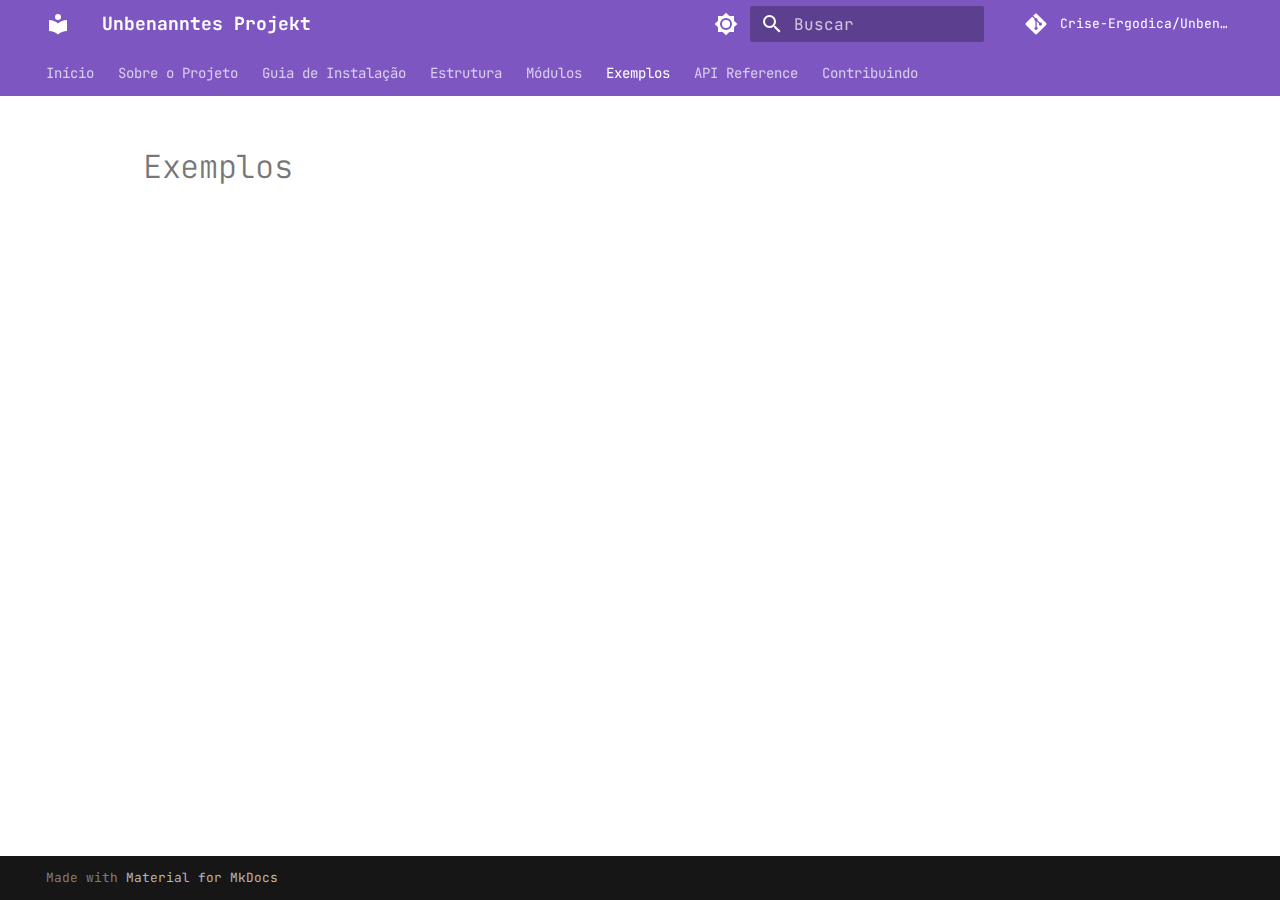
<file: exemplos/index.html>
<!doctype html>
<html lang="pt" class="no-js">
  <head>
    
      <meta charset="utf-8">
      <meta name="viewport" content="width=device-width,initial-scale=1">
      
        <meta name="description" content="Biblioteca Python para automatização de workflows de Machine Learning">
      
      
        <meta name="author" content="Aurora Drumond Costa Magalhães">
      
      
        <link rel="canonical" href="https://crise-ergodica.github.io/Unbenanntes_Projekt/exemplos/">
      
      
        <link rel="prev" href="../modulos/plots/">
      
      
        <link rel="next" href="../api/">
      
      
        
      
      
      <link rel="icon" href="../assets/images/favicon.png">
      <meta name="generator" content="mkdocs-1.6.1, mkdocs-material-9.7.0">
    
    
      
        <title>Exemplos - Unbenanntes Projekt</title>
      
    
    
      <link rel="stylesheet" href="../assets/stylesheets/main.618322db.min.css">
      
        
        <link rel="stylesheet" href="../assets/stylesheets/palette.ab4e12ef.min.css">
      
      


    
    
      
    
    
      
        
        
        <link rel="preconnect" href="https://fonts.gstatic.com" crossorigin>
        <link rel="stylesheet" href="https://fonts.googleapis.com/css?family=JetBrains+Mono:300,300i,400,400i,700,700i%7CFira+Code:400,400i,700,700i&display=fallback">
        <style>:root{--md-text-font:"JetBrains Mono";--md-code-font:"Fira Code"}</style>
      
    
    
      <link rel="stylesheet" href="../stylesheets/extra.css">
    
    <script>__md_scope=new URL("..",location),__md_hash=e=>[...e].reduce(((e,_)=>(e<<5)-e+_.charCodeAt(0)),0),__md_get=(e,_=localStorage,t=__md_scope)=>JSON.parse(_.getItem(t.pathname+"."+e)),__md_set=(e,_,t=localStorage,a=__md_scope)=>{try{t.setItem(a.pathname+"."+e,JSON.stringify(_))}catch(e){}}</script>
    
      

    
    
  </head>
  
  
    
    
      
    
    
    
    
    <body dir="ltr" data-md-color-scheme="default" data-md-color-primary="deep-purple" data-md-color-accent="amber">
  
    
    <input class="md-toggle" data-md-toggle="drawer" type="checkbox" id="__drawer" autocomplete="off">
    <input class="md-toggle" data-md-toggle="search" type="checkbox" id="__search" autocomplete="off">
    <label class="md-overlay" for="__drawer"></label>
    <div data-md-component="skip">
      
    </div>
    <div data-md-component="announce">
      
    </div>
    
    
      

<header class="md-header" data-md-component="header">
  <nav class="md-header__inner md-grid" aria-label="Cabeçalho">
    <a href=".." title="Unbenanntes Projekt" class="md-header__button md-logo" aria-label="Unbenanntes Projekt" data-md-component="logo">
      
  
  <svg xmlns="http://www.w3.org/2000/svg" viewBox="0 0 24 24"><path d="M12 8a3 3 0 0 0 3-3 3 3 0 0 0-3-3 3 3 0 0 0-3 3 3 3 0 0 0 3 3m0 3.54C9.64 9.35 6.5 8 3 8v11c3.5 0 6.64 1.35 9 3.54 2.36-2.19 5.5-3.54 9-3.54V8c-3.5 0-6.64 1.35-9 3.54"/></svg>

    </a>
    <label class="md-header__button md-icon" for="__drawer">
      
      <svg xmlns="http://www.w3.org/2000/svg" viewBox="0 0 24 24"><path d="M3 6h18v2H3zm0 5h18v2H3zm0 5h18v2H3z"/></svg>
    </label>
    <div class="md-header__title" data-md-component="header-title">
      <div class="md-header__ellipsis">
        <div class="md-header__topic">
          <span class="md-ellipsis">
            Unbenanntes Projekt
          </span>
        </div>
        <div class="md-header__topic" data-md-component="header-topic">
          <span class="md-ellipsis">
            
              Exemplos
            
          </span>
        </div>
      </div>
    </div>
    
      
        <form class="md-header__option" data-md-component="palette">
  
    
    
    
    <input class="md-option" data-md-color-media="" data-md-color-scheme="default" data-md-color-primary="deep-purple" data-md-color-accent="amber"  aria-label="Modo escuro"  type="radio" name="__palette" id="__palette_0">
    
      <label class="md-header__button md-icon" title="Modo escuro" for="__palette_1" hidden>
        <svg xmlns="http://www.w3.org/2000/svg" viewBox="0 0 24 24"><path d="M12 8a4 4 0 0 0-4 4 4 4 0 0 0 4 4 4 4 0 0 0 4-4 4 4 0 0 0-4-4m0 10a6 6 0 0 1-6-6 6 6 0 0 1 6-6 6 6 0 0 1 6 6 6 6 0 0 1-6 6m8-9.31V4h-4.69L12 .69 8.69 4H4v4.69L.69 12 4 15.31V20h4.69L12 23.31 15.31 20H20v-4.69L23.31 12z"/></svg>
      </label>
    
  
    
    
    
    <input class="md-option" data-md-color-media="" data-md-color-scheme="slate" data-md-color-primary="deep-purple" data-md-color-accent="amber"  aria-label="Modo claro"  type="radio" name="__palette" id="__palette_1">
    
      <label class="md-header__button md-icon" title="Modo claro" for="__palette_0" hidden>
        <svg xmlns="http://www.w3.org/2000/svg" viewBox="0 0 24 24"><path d="M12 18c-.89 0-1.74-.2-2.5-.55C11.56 16.5 13 14.42 13 12s-1.44-4.5-3.5-5.45C10.26 6.2 11.11 6 12 6a6 6 0 0 1 6 6 6 6 0 0 1-6 6m8-9.31V4h-4.69L12 .69 8.69 4H4v4.69L.69 12 4 15.31V20h4.69L12 23.31 15.31 20H20v-4.69L23.31 12z"/></svg>
      </label>
    
  
</form>
      
    
    
      <script>var palette=__md_get("__palette");if(palette&&palette.color){if("(prefers-color-scheme)"===palette.color.media){var media=matchMedia("(prefers-color-scheme: light)"),input=document.querySelector(media.matches?"[data-md-color-media='(prefers-color-scheme: light)']":"[data-md-color-media='(prefers-color-scheme: dark)']");palette.color.media=input.getAttribute("data-md-color-media"),palette.color.scheme=input.getAttribute("data-md-color-scheme"),palette.color.primary=input.getAttribute("data-md-color-primary"),palette.color.accent=input.getAttribute("data-md-color-accent")}for(var[key,value]of Object.entries(palette.color))document.body.setAttribute("data-md-color-"+key,value)}</script>
    
    
    
      
      
        <label class="md-header__button md-icon" for="__search">
          
          <svg xmlns="http://www.w3.org/2000/svg" viewBox="0 0 24 24"><path d="M9.5 3A6.5 6.5 0 0 1 16 9.5c0 1.61-.59 3.09-1.56 4.23l.27.27h.79l5 5-1.5 1.5-5-5v-.79l-.27-.27A6.52 6.52 0 0 1 9.5 16 6.5 6.5 0 0 1 3 9.5 6.5 6.5 0 0 1 9.5 3m0 2C7 5 5 7 5 9.5S7 14 9.5 14 14 12 14 9.5 12 5 9.5 5"/></svg>
        </label>
        <div class="md-search" data-md-component="search" role="dialog">
  <label class="md-search__overlay" for="__search"></label>
  <div class="md-search__inner" role="search">
    <form class="md-search__form" name="search">
      <input type="text" class="md-search__input" name="query" aria-label="Buscar" placeholder="Buscar" autocapitalize="off" autocorrect="off" autocomplete="off" spellcheck="false" data-md-component="search-query" required>
      <label class="md-search__icon md-icon" for="__search">
        
        <svg xmlns="http://www.w3.org/2000/svg" viewBox="0 0 24 24"><path d="M9.5 3A6.5 6.5 0 0 1 16 9.5c0 1.61-.59 3.09-1.56 4.23l.27.27h.79l5 5-1.5 1.5-5-5v-.79l-.27-.27A6.52 6.52 0 0 1 9.5 16 6.5 6.5 0 0 1 3 9.5 6.5 6.5 0 0 1 9.5 3m0 2C7 5 5 7 5 9.5S7 14 9.5 14 14 12 14 9.5 12 5 9.5 5"/></svg>
        
        <svg xmlns="http://www.w3.org/2000/svg" viewBox="0 0 24 24"><path d="M20 11v2H8l5.5 5.5-1.42 1.42L4.16 12l7.92-7.92L13.5 5.5 8 11z"/></svg>
      </label>
      <nav class="md-search__options" aria-label="Pesquisar">
        
        <button type="reset" class="md-search__icon md-icon" title="Limpar" aria-label="Limpar" tabindex="-1">
          
          <svg xmlns="http://www.w3.org/2000/svg" viewBox="0 0 24 24"><path d="M19 6.41 17.59 5 12 10.59 6.41 5 5 6.41 10.59 12 5 17.59 6.41 19 12 13.41 17.59 19 19 17.59 13.41 12z"/></svg>
        </button>
      </nav>
      
        <div class="md-search__suggest" data-md-component="search-suggest"></div>
      
    </form>
    <div class="md-search__output">
      <div class="md-search__scrollwrap" tabindex="0" data-md-scrollfix>
        <div class="md-search-result" data-md-component="search-result">
          <div class="md-search-result__meta">
            Inicializando busca
          </div>
          <ol class="md-search-result__list" role="presentation"></ol>
        </div>
      </div>
    </div>
  </div>
</div>
      
    
    
      <div class="md-header__source">
        <a href="https://github.com/Crise-Ergodica/Unbenanntes_Projekt" title="Ir para repositório" class="md-source" data-md-component="source">
  <div class="md-source__icon md-icon">
    
    <svg xmlns="http://www.w3.org/2000/svg" viewBox="0 0 448 512"><!--! Font Awesome Free 7.1.0 by @fontawesome - https://fontawesome.com License - https://fontawesome.com/license/free (Icons: CC BY 4.0, Fonts: SIL OFL 1.1, Code: MIT License) Copyright 2025 Fonticons, Inc.--><path d="M439.6 236.1 244 40.5c-5.4-5.5-12.8-8.5-20.4-8.5s-15 3-20.4 8.4L162.5 81l51.5 51.5c27.1-9.1 52.7 16.8 43.4 43.7l49.7 49.7c34.2-11.8 61.2 31 35.5 56.7-26.5 26.5-70.2-2.9-56-37.3L240.3 199v121.9c25.3 12.5 22.3 41.8 9.1 55-6.4 6.4-15.2 10.1-24.3 10.1s-17.8-3.6-24.3-10.1c-17.6-17.6-11.1-46.9 11.2-56v-123c-20.8-8.5-24.6-30.7-18.6-45L142.6 101 8.5 235.1C3 240.6 0 247.9 0 255.5s3 15 8.5 20.4l195.6 195.7c5.4 5.4 12.7 8.4 20.4 8.4s15-3 20.4-8.4l194.7-194.7c5.4-5.4 8.4-12.8 8.4-20.4s-3-15-8.4-20.4"/></svg>
  </div>
  <div class="md-source__repository">
    Crise-Ergodica/Unbenanntes_Projekt
  </div>
</a>
      </div>
    
  </nav>
  
</header>
    
    <div class="md-container" data-md-component="container">
      
      
        
          
            
<nav class="md-tabs" aria-label="Abas" data-md-component="tabs">
  <div class="md-grid">
    <ul class="md-tabs__list">
      
        
  
  
  
  
    <li class="md-tabs__item">
      <a href=".." class="md-tabs__link">
        
  
  
    
  
  Início

      </a>
    </li>
  

      
        
  
  
  
  
    <li class="md-tabs__item">
      <a href="../sobre/" class="md-tabs__link">
        
  
  
    
  
  Sobre o Projeto

      </a>
    </li>
  

      
        
  
  
  
  
    <li class="md-tabs__item">
      <a href="../instalacao/" class="md-tabs__link">
        
  
  
    
  
  Guia de Instalação

      </a>
    </li>
  

      
        
  
  
  
  
    <li class="md-tabs__item">
      <a href="../estrutura/" class="md-tabs__link">
        
  
  
    
  
  Estrutura

      </a>
    </li>
  

      
        
  
  
  
  
    
    
      <li class="md-tabs__item">
        <a href="../modulos/" class="md-tabs__link">
          
  
  
  Módulos

        </a>
      </li>
    
  

      
        
  
  
  
    
  
  
    <li class="md-tabs__item md-tabs__item--active">
      <a href="./" class="md-tabs__link">
        
  
  
    
  
  Exemplos

      </a>
    </li>
  

      
        
  
  
  
  
    <li class="md-tabs__item">
      <a href="../api/" class="md-tabs__link">
        
  
  
    
  
  API Reference

      </a>
    </li>
  

      
        
  
  
  
  
    <li class="md-tabs__item">
      <a href="../contribuindo/" class="md-tabs__link">
        
  
  
    
  
  Contribuindo

      </a>
    </li>
  

      
    </ul>
  </div>
</nav>
          
        
      
      <main class="md-main" data-md-component="main">
        <div class="md-main__inner md-grid">
          
            
              
              <div class="md-sidebar md-sidebar--primary" data-md-component="sidebar" data-md-type="navigation" >
                <div class="md-sidebar__scrollwrap">
                  <div class="md-sidebar__inner">
                    


  


<nav class="md-nav md-nav--primary md-nav--lifted" aria-label="Navegação" data-md-level="0">
  <label class="md-nav__title" for="__drawer">
    <a href=".." title="Unbenanntes Projekt" class="md-nav__button md-logo" aria-label="Unbenanntes Projekt" data-md-component="logo">
      
  
  <svg xmlns="http://www.w3.org/2000/svg" viewBox="0 0 24 24"><path d="M12 8a3 3 0 0 0 3-3 3 3 0 0 0-3-3 3 3 0 0 0-3 3 3 3 0 0 0 3 3m0 3.54C9.64 9.35 6.5 8 3 8v11c3.5 0 6.64 1.35 9 3.54 2.36-2.19 5.5-3.54 9-3.54V8c-3.5 0-6.64 1.35-9 3.54"/></svg>

    </a>
    Unbenanntes Projekt
  </label>
  
    <div class="md-nav__source">
      <a href="https://github.com/Crise-Ergodica/Unbenanntes_Projekt" title="Ir para repositório" class="md-source" data-md-component="source">
  <div class="md-source__icon md-icon">
    
    <svg xmlns="http://www.w3.org/2000/svg" viewBox="0 0 448 512"><!--! Font Awesome Free 7.1.0 by @fontawesome - https://fontawesome.com License - https://fontawesome.com/license/free (Icons: CC BY 4.0, Fonts: SIL OFL 1.1, Code: MIT License) Copyright 2025 Fonticons, Inc.--><path d="M439.6 236.1 244 40.5c-5.4-5.5-12.8-8.5-20.4-8.5s-15 3-20.4 8.4L162.5 81l51.5 51.5c27.1-9.1 52.7 16.8 43.4 43.7l49.7 49.7c34.2-11.8 61.2 31 35.5 56.7-26.5 26.5-70.2-2.9-56-37.3L240.3 199v121.9c25.3 12.5 22.3 41.8 9.1 55-6.4 6.4-15.2 10.1-24.3 10.1s-17.8-3.6-24.3-10.1c-17.6-17.6-11.1-46.9 11.2-56v-123c-20.8-8.5-24.6-30.7-18.6-45L142.6 101 8.5 235.1C3 240.6 0 247.9 0 255.5s3 15 8.5 20.4l195.6 195.7c5.4 5.4 12.7 8.4 20.4 8.4s15-3 20.4-8.4l194.7-194.7c5.4-5.4 8.4-12.8 8.4-20.4s-3-15-8.4-20.4"/></svg>
  </div>
  <div class="md-source__repository">
    Crise-Ergodica/Unbenanntes_Projekt
  </div>
</a>
    </div>
  
  <ul class="md-nav__list" data-md-scrollfix>
    
      
      
  
  
  
  
    <li class="md-nav__item">
      <a href=".." class="md-nav__link">
        
  
  
  <span class="md-ellipsis">
    
  
    Início
  

    
  </span>
  
  

      </a>
    </li>
  

    
      
      
  
  
  
  
    <li class="md-nav__item">
      <a href="../sobre/" class="md-nav__link">
        
  
  
  <span class="md-ellipsis">
    
  
    Sobre o Projeto
  

    
  </span>
  
  

      </a>
    </li>
  

    
      
      
  
  
  
  
    <li class="md-nav__item">
      <a href="../instalacao/" class="md-nav__link">
        
  
  
  <span class="md-ellipsis">
    
  
    Guia de Instalação
  

    
  </span>
  
  

      </a>
    </li>
  

    
      
      
  
  
  
  
    <li class="md-nav__item">
      <a href="../estrutura/" class="md-nav__link">
        
  
  
  <span class="md-ellipsis">
    
  
    Estrutura
  

    
  </span>
  
  

      </a>
    </li>
  

    
      
      
  
  
  
  
    
    
    
    
      
      
        
      
    
    
    <li class="md-nav__item md-nav__item--nested">
      
        
        
          
        
        <input class="md-nav__toggle md-toggle md-toggle--indeterminate" type="checkbox" id="__nav_5" >
        
          
          <label class="md-nav__link" for="__nav_5" id="__nav_5_label" tabindex="0">
            
  
  
  <span class="md-ellipsis">
    
  
    Módulos
  

    
  </span>
  
  

            <span class="md-nav__icon md-icon"></span>
          </label>
        
        <nav class="md-nav" data-md-level="1" aria-labelledby="__nav_5_label" aria-expanded="false">
          <label class="md-nav__title" for="__nav_5">
            <span class="md-nav__icon md-icon"></span>
            
  
    Módulos
  

          </label>
          <ul class="md-nav__list" data-md-scrollfix>
            
              
                
  
  
  
  
    <li class="md-nav__item">
      <a href="../modulos/" class="md-nav__link">
        
  
  
  <span class="md-ellipsis">
    
  
    Visão Geral
  

    
  </span>
  
  

      </a>
    </li>
  

              
            
              
                
  
  
  
  
    <li class="md-nav__item">
      <a href="../modulos/treino/" class="md-nav__link">
        
  
  
  <span class="md-ellipsis">
    
  
    Treino
  

    
  </span>
  
  

      </a>
    </li>
  

              
            
              
                
  
  
  
  
    <li class="md-nav__item">
      <a href="../modulos/teste/" class="md-nav__link">
        
  
  
  <span class="md-ellipsis">
    
  
    Teste & Avaliação
  

    
  </span>
  
  

      </a>
    </li>
  

              
            
              
                
  
  
  
  
    <li class="md-nav__item">
      <a href="../modulos/dataset/" class="md-nav__link">
        
  
  
  <span class="md-ellipsis">
    
  
    Dataset
  

    
  </span>
  
  

      </a>
    </li>
  

              
            
              
                
  
  
  
  
    <li class="md-nav__item">
      <a href="../modulos/features/" class="md-nav__link">
        
  
  
  <span class="md-ellipsis">
    
  
    Features
  

    
  </span>
  
  

      </a>
    </li>
  

              
            
              
                
  
  
  
  
    <li class="md-nav__item">
      <a href="../modulos/plots/" class="md-nav__link">
        
  
  
  <span class="md-ellipsis">
    
  
    Plots
  

    
  </span>
  
  

      </a>
    </li>
  

              
            
          </ul>
        </nav>
      
    </li>
  

    
      
      
  
  
    
  
  
  
    <li class="md-nav__item md-nav__item--active">
      
      <input class="md-nav__toggle md-toggle" type="checkbox" id="__toc">
      
      
      
      <a href="./" class="md-nav__link md-nav__link--active">
        
  
  
  <span class="md-ellipsis">
    
  
    Exemplos
  

    
  </span>
  
  

      </a>
      
    </li>
  

    
      
      
  
  
  
  
    <li class="md-nav__item">
      <a href="../api/" class="md-nav__link">
        
  
  
  <span class="md-ellipsis">
    
  
    API Reference
  

    
  </span>
  
  

      </a>
    </li>
  

    
      
      
  
  
  
  
    <li class="md-nav__item">
      <a href="../contribuindo/" class="md-nav__link">
        
  
  
  <span class="md-ellipsis">
    
  
    Contribuindo
  

    
  </span>
  
  

      </a>
    </li>
  

    
  </ul>
</nav>
                  </div>
                </div>
              </div>
            
            
              
              <div class="md-sidebar md-sidebar--secondary" data-md-component="sidebar" data-md-type="toc" >
                <div class="md-sidebar__scrollwrap">
                  <div class="md-sidebar__inner">
                    

<nav class="md-nav md-nav--secondary" aria-label="Índice">
  
  
  
  
</nav>
                  </div>
                </div>
              </div>
            
          
          
            <div class="md-content" data-md-component="content">
              
              <article class="md-content__inner md-typeset">
                
                  


  
  


  <h1>Exemplos</h1>














                
              </article>
            </div>
          
          
<script>var target=document.getElementById(location.hash.slice(1));target&&target.name&&(target.checked=target.name.startsWith("__tabbed_"))</script>
        </div>
        
          <button type="button" class="md-top md-icon" data-md-component="top" hidden>
  
  <svg xmlns="http://www.w3.org/2000/svg" viewBox="0 0 24 24"><path d="M13 20h-2V8l-5.5 5.5-1.42-1.42L12 4.16l7.92 7.92-1.42 1.42L13 8z"/></svg>
  Voltar para o topo
</button>
        
      </main>
      
        <footer class="md-footer">
  
  <div class="md-footer-meta md-typeset">
    <div class="md-footer-meta__inner md-grid">
      <div class="md-copyright">
  
  
    Made with
    <a href="https://squidfunk.github.io/mkdocs-material/" target="_blank" rel="noopener">
      Material for MkDocs
    </a>
  
</div>
      
    </div>
  </div>
</footer>
      
    </div>
    <div class="md-dialog" data-md-component="dialog">
      <div class="md-dialog__inner md-typeset"></div>
    </div>
    
    
    
      
      
      <script id="__config" type="application/json">{"annotate": null, "base": "..", "features": ["navigation.tabs", "navigation.sections", "navigation.expand", "navigation.top", "search.suggest", "search.highlight", "content.code.copy", "content.code.annotate"], "search": "../assets/javascripts/workers/search.7a47a382.min.js", "tags": null, "translations": {"clipboard.copied": "Copiado para \u00e1rea de transfer\u00eancia", "clipboard.copy": "Copiar para \u00e1rea de transfer\u00eancia", "search.result.more.one": "mais 1 nesta p\u00e1gina", "search.result.more.other": "# mais nesta p\u00e1gina", "search.result.none": "Nenhum documento encontrado", "search.result.one": "1 documento encontrado", "search.result.other": "# documentos encontrados", "search.result.placeholder": "Digite para iniciar a busca", "search.result.term.missing": "Ausente", "select.version": "Selecione a vers\u00e3o"}, "version": null}</script>
    
    
      <script src="../assets/javascripts/bundle.e71a0d61.min.js"></script>
      
    
  </body>
</html>
</file>
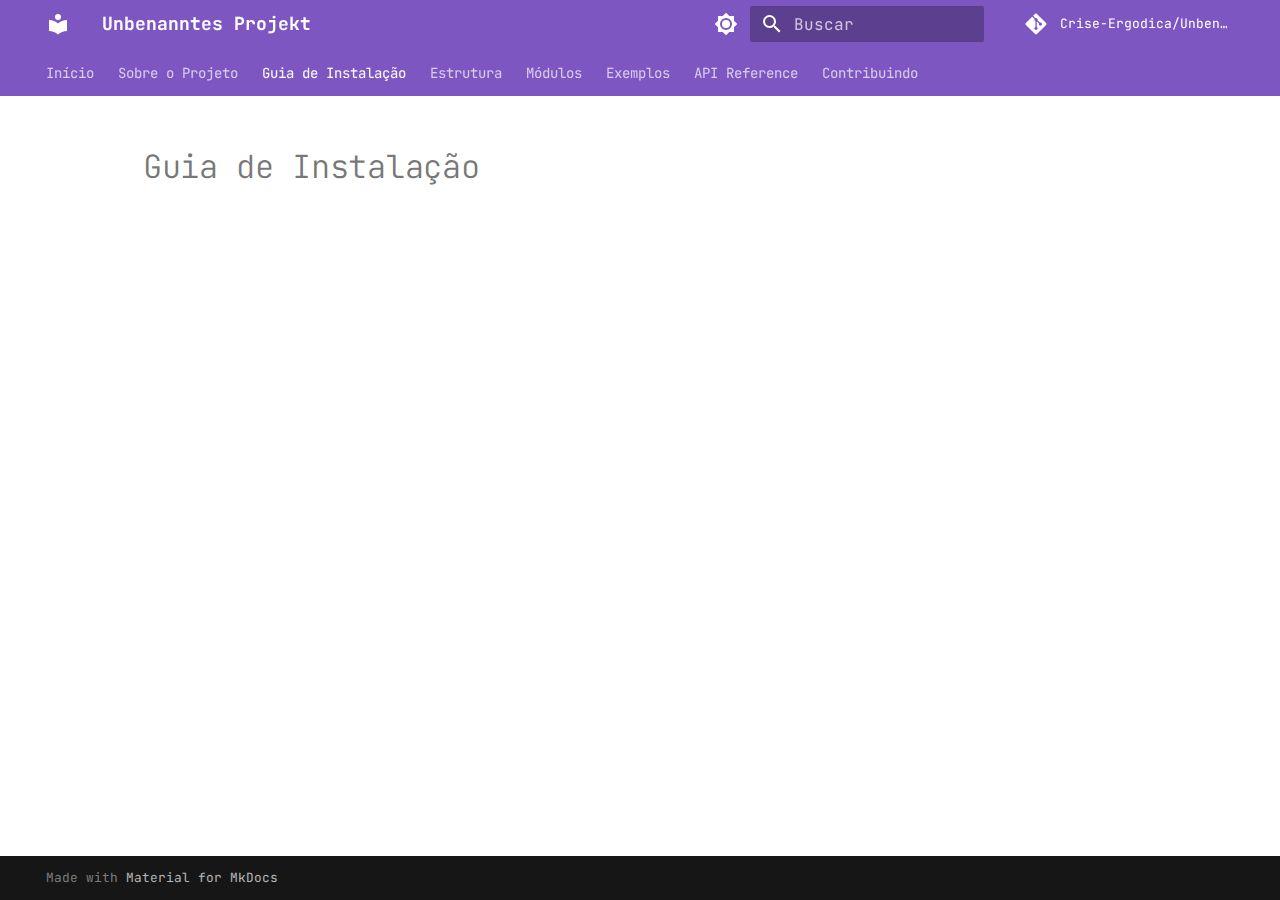
<file: instalacao/index.html>
<!doctype html>
<html lang="pt" class="no-js">
  <head>
    
      <meta charset="utf-8">
      <meta name="viewport" content="width=device-width,initial-scale=1">
      
        <meta name="description" content="Biblioteca Python para automatização de workflows de Machine Learning">
      
      
        <meta name="author" content="Aurora Drumond Costa Magalhães">
      
      
        <link rel="canonical" href="https://crise-ergodica.github.io/Unbenanntes_Projekt/instalacao/">
      
      
        <link rel="prev" href="../sobre/">
      
      
        <link rel="next" href="../estrutura/">
      
      
        
      
      
      <link rel="icon" href="../assets/images/favicon.png">
      <meta name="generator" content="mkdocs-1.6.1, mkdocs-material-9.7.0">
    
    
      
        <title>Guia de Instalação - Unbenanntes Projekt</title>
      
    
    
      <link rel="stylesheet" href="../assets/stylesheets/main.618322db.min.css">
      
        
        <link rel="stylesheet" href="../assets/stylesheets/palette.ab4e12ef.min.css">
      
      


    
    
      
    
    
      
        
        
        <link rel="preconnect" href="https://fonts.gstatic.com" crossorigin>
        <link rel="stylesheet" href="https://fonts.googleapis.com/css?family=JetBrains+Mono:300,300i,400,400i,700,700i%7CFira+Code:400,400i,700,700i&display=fallback">
        <style>:root{--md-text-font:"JetBrains Mono";--md-code-font:"Fira Code"}</style>
      
    
    
      <link rel="stylesheet" href="../stylesheets/extra.css">
    
    <script>__md_scope=new URL("..",location),__md_hash=e=>[...e].reduce(((e,_)=>(e<<5)-e+_.charCodeAt(0)),0),__md_get=(e,_=localStorage,t=__md_scope)=>JSON.parse(_.getItem(t.pathname+"."+e)),__md_set=(e,_,t=localStorage,a=__md_scope)=>{try{t.setItem(a.pathname+"."+e,JSON.stringify(_))}catch(e){}}</script>
    
      

    
    
  </head>
  
  
    
    
      
    
    
    
    
    <body dir="ltr" data-md-color-scheme="default" data-md-color-primary="deep-purple" data-md-color-accent="amber">
  
    
    <input class="md-toggle" data-md-toggle="drawer" type="checkbox" id="__drawer" autocomplete="off">
    <input class="md-toggle" data-md-toggle="search" type="checkbox" id="__search" autocomplete="off">
    <label class="md-overlay" for="__drawer"></label>
    <div data-md-component="skip">
      
    </div>
    <div data-md-component="announce">
      
    </div>
    
    
      

<header class="md-header" data-md-component="header">
  <nav class="md-header__inner md-grid" aria-label="Cabeçalho">
    <a href=".." title="Unbenanntes Projekt" class="md-header__button md-logo" aria-label="Unbenanntes Projekt" data-md-component="logo">
      
  
  <svg xmlns="http://www.w3.org/2000/svg" viewBox="0 0 24 24"><path d="M12 8a3 3 0 0 0 3-3 3 3 0 0 0-3-3 3 3 0 0 0-3 3 3 3 0 0 0 3 3m0 3.54C9.64 9.35 6.5 8 3 8v11c3.5 0 6.64 1.35 9 3.54 2.36-2.19 5.5-3.54 9-3.54V8c-3.5 0-6.64 1.35-9 3.54"/></svg>

    </a>
    <label class="md-header__button md-icon" for="__drawer">
      
      <svg xmlns="http://www.w3.org/2000/svg" viewBox="0 0 24 24"><path d="M3 6h18v2H3zm0 5h18v2H3zm0 5h18v2H3z"/></svg>
    </label>
    <div class="md-header__title" data-md-component="header-title">
      <div class="md-header__ellipsis">
        <div class="md-header__topic">
          <span class="md-ellipsis">
            Unbenanntes Projekt
          </span>
        </div>
        <div class="md-header__topic" data-md-component="header-topic">
          <span class="md-ellipsis">
            
              Guia de Instalação
            
          </span>
        </div>
      </div>
    </div>
    
      
        <form class="md-header__option" data-md-component="palette">
  
    
    
    
    <input class="md-option" data-md-color-media="" data-md-color-scheme="default" data-md-color-primary="deep-purple" data-md-color-accent="amber"  aria-label="Modo escuro"  type="radio" name="__palette" id="__palette_0">
    
      <label class="md-header__button md-icon" title="Modo escuro" for="__palette_1" hidden>
        <svg xmlns="http://www.w3.org/2000/svg" viewBox="0 0 24 24"><path d="M12 8a4 4 0 0 0-4 4 4 4 0 0 0 4 4 4 4 0 0 0 4-4 4 4 0 0 0-4-4m0 10a6 6 0 0 1-6-6 6 6 0 0 1 6-6 6 6 0 0 1 6 6 6 6 0 0 1-6 6m8-9.31V4h-4.69L12 .69 8.69 4H4v4.69L.69 12 4 15.31V20h4.69L12 23.31 15.31 20H20v-4.69L23.31 12z"/></svg>
      </label>
    
  
    
    
    
    <input class="md-option" data-md-color-media="" data-md-color-scheme="slate" data-md-color-primary="deep-purple" data-md-color-accent="amber"  aria-label="Modo claro"  type="radio" name="__palette" id="__palette_1">
    
      <label class="md-header__button md-icon" title="Modo claro" for="__palette_0" hidden>
        <svg xmlns="http://www.w3.org/2000/svg" viewBox="0 0 24 24"><path d="M12 18c-.89 0-1.74-.2-2.5-.55C11.56 16.5 13 14.42 13 12s-1.44-4.5-3.5-5.45C10.26 6.2 11.11 6 12 6a6 6 0 0 1 6 6 6 6 0 0 1-6 6m8-9.31V4h-4.69L12 .69 8.69 4H4v4.69L.69 12 4 15.31V20h4.69L12 23.31 15.31 20H20v-4.69L23.31 12z"/></svg>
      </label>
    
  
</form>
      
    
    
      <script>var palette=__md_get("__palette");if(palette&&palette.color){if("(prefers-color-scheme)"===palette.color.media){var media=matchMedia("(prefers-color-scheme: light)"),input=document.querySelector(media.matches?"[data-md-color-media='(prefers-color-scheme: light)']":"[data-md-color-media='(prefers-color-scheme: dark)']");palette.color.media=input.getAttribute("data-md-color-media"),palette.color.scheme=input.getAttribute("data-md-color-scheme"),palette.color.primary=input.getAttribute("data-md-color-primary"),palette.color.accent=input.getAttribute("data-md-color-accent")}for(var[key,value]of Object.entries(palette.color))document.body.setAttribute("data-md-color-"+key,value)}</script>
    
    
    
      
      
        <label class="md-header__button md-icon" for="__search">
          
          <svg xmlns="http://www.w3.org/2000/svg" viewBox="0 0 24 24"><path d="M9.5 3A6.5 6.5 0 0 1 16 9.5c0 1.61-.59 3.09-1.56 4.23l.27.27h.79l5 5-1.5 1.5-5-5v-.79l-.27-.27A6.52 6.52 0 0 1 9.5 16 6.5 6.5 0 0 1 3 9.5 6.5 6.5 0 0 1 9.5 3m0 2C7 5 5 7 5 9.5S7 14 9.5 14 14 12 14 9.5 12 5 9.5 5"/></svg>
        </label>
        <div class="md-search" data-md-component="search" role="dialog">
  <label class="md-search__overlay" for="__search"></label>
  <div class="md-search__inner" role="search">
    <form class="md-search__form" name="search">
      <input type="text" class="md-search__input" name="query" aria-label="Buscar" placeholder="Buscar" autocapitalize="off" autocorrect="off" autocomplete="off" spellcheck="false" data-md-component="search-query" required>
      <label class="md-search__icon md-icon" for="__search">
        
        <svg xmlns="http://www.w3.org/2000/svg" viewBox="0 0 24 24"><path d="M9.5 3A6.5 6.5 0 0 1 16 9.5c0 1.61-.59 3.09-1.56 4.23l.27.27h.79l5 5-1.5 1.5-5-5v-.79l-.27-.27A6.52 6.52 0 0 1 9.5 16 6.5 6.5 0 0 1 3 9.5 6.5 6.5 0 0 1 9.5 3m0 2C7 5 5 7 5 9.5S7 14 9.5 14 14 12 14 9.5 12 5 9.5 5"/></svg>
        
        <svg xmlns="http://www.w3.org/2000/svg" viewBox="0 0 24 24"><path d="M20 11v2H8l5.5 5.5-1.42 1.42L4.16 12l7.92-7.92L13.5 5.5 8 11z"/></svg>
      </label>
      <nav class="md-search__options" aria-label="Pesquisar">
        
        <button type="reset" class="md-search__icon md-icon" title="Limpar" aria-label="Limpar" tabindex="-1">
          
          <svg xmlns="http://www.w3.org/2000/svg" viewBox="0 0 24 24"><path d="M19 6.41 17.59 5 12 10.59 6.41 5 5 6.41 10.59 12 5 17.59 6.41 19 12 13.41 17.59 19 19 17.59 13.41 12z"/></svg>
        </button>
      </nav>
      
        <div class="md-search__suggest" data-md-component="search-suggest"></div>
      
    </form>
    <div class="md-search__output">
      <div class="md-search__scrollwrap" tabindex="0" data-md-scrollfix>
        <div class="md-search-result" data-md-component="search-result">
          <div class="md-search-result__meta">
            Inicializando busca
          </div>
          <ol class="md-search-result__list" role="presentation"></ol>
        </div>
      </div>
    </div>
  </div>
</div>
      
    
    
      <div class="md-header__source">
        <a href="https://github.com/Crise-Ergodica/Unbenanntes_Projekt" title="Ir para repositório" class="md-source" data-md-component="source">
  <div class="md-source__icon md-icon">
    
    <svg xmlns="http://www.w3.org/2000/svg" viewBox="0 0 448 512"><!--! Font Awesome Free 7.1.0 by @fontawesome - https://fontawesome.com License - https://fontawesome.com/license/free (Icons: CC BY 4.0, Fonts: SIL OFL 1.1, Code: MIT License) Copyright 2025 Fonticons, Inc.--><path d="M439.6 236.1 244 40.5c-5.4-5.5-12.8-8.5-20.4-8.5s-15 3-20.4 8.4L162.5 81l51.5 51.5c27.1-9.1 52.7 16.8 43.4 43.7l49.7 49.7c34.2-11.8 61.2 31 35.5 56.7-26.5 26.5-70.2-2.9-56-37.3L240.3 199v121.9c25.3 12.5 22.3 41.8 9.1 55-6.4 6.4-15.2 10.1-24.3 10.1s-17.8-3.6-24.3-10.1c-17.6-17.6-11.1-46.9 11.2-56v-123c-20.8-8.5-24.6-30.7-18.6-45L142.6 101 8.5 235.1C3 240.6 0 247.9 0 255.5s3 15 8.5 20.4l195.6 195.7c5.4 5.4 12.7 8.4 20.4 8.4s15-3 20.4-8.4l194.7-194.7c5.4-5.4 8.4-12.8 8.4-20.4s-3-15-8.4-20.4"/></svg>
  </div>
  <div class="md-source__repository">
    Crise-Ergodica/Unbenanntes_Projekt
  </div>
</a>
      </div>
    
  </nav>
  
</header>
    
    <div class="md-container" data-md-component="container">
      
      
        
          
            
<nav class="md-tabs" aria-label="Abas" data-md-component="tabs">
  <div class="md-grid">
    <ul class="md-tabs__list">
      
        
  
  
  
  
    <li class="md-tabs__item">
      <a href=".." class="md-tabs__link">
        
  
  
    
  
  Início

      </a>
    </li>
  

      
        
  
  
  
  
    <li class="md-tabs__item">
      <a href="../sobre/" class="md-tabs__link">
        
  
  
    
  
  Sobre o Projeto

      </a>
    </li>
  

      
        
  
  
  
    
  
  
    <li class="md-tabs__item md-tabs__item--active">
      <a href="./" class="md-tabs__link">
        
  
  
    
  
  Guia de Instalação

      </a>
    </li>
  

      
        
  
  
  
  
    <li class="md-tabs__item">
      <a href="../estrutura/" class="md-tabs__link">
        
  
  
    
  
  Estrutura

      </a>
    </li>
  

      
        
  
  
  
  
    
    
      <li class="md-tabs__item">
        <a href="../modulos/" class="md-tabs__link">
          
  
  
  Módulos

        </a>
      </li>
    
  

      
        
  
  
  
  
    <li class="md-tabs__item">
      <a href="../exemplos/" class="md-tabs__link">
        
  
  
    
  
  Exemplos

      </a>
    </li>
  

      
        
  
  
  
  
    <li class="md-tabs__item">
      <a href="../api/" class="md-tabs__link">
        
  
  
    
  
  API Reference

      </a>
    </li>
  

      
        
  
  
  
  
    <li class="md-tabs__item">
      <a href="../contribuindo/" class="md-tabs__link">
        
  
  
    
  
  Contribuindo

      </a>
    </li>
  

      
    </ul>
  </div>
</nav>
          
        
      
      <main class="md-main" data-md-component="main">
        <div class="md-main__inner md-grid">
          
            
              
              <div class="md-sidebar md-sidebar--primary" data-md-component="sidebar" data-md-type="navigation" >
                <div class="md-sidebar__scrollwrap">
                  <div class="md-sidebar__inner">
                    


  


<nav class="md-nav md-nav--primary md-nav--lifted" aria-label="Navegação" data-md-level="0">
  <label class="md-nav__title" for="__drawer">
    <a href=".." title="Unbenanntes Projekt" class="md-nav__button md-logo" aria-label="Unbenanntes Projekt" data-md-component="logo">
      
  
  <svg xmlns="http://www.w3.org/2000/svg" viewBox="0 0 24 24"><path d="M12 8a3 3 0 0 0 3-3 3 3 0 0 0-3-3 3 3 0 0 0-3 3 3 3 0 0 0 3 3m0 3.54C9.64 9.35 6.5 8 3 8v11c3.5 0 6.64 1.35 9 3.54 2.36-2.19 5.5-3.54 9-3.54V8c-3.5 0-6.64 1.35-9 3.54"/></svg>

    </a>
    Unbenanntes Projekt
  </label>
  
    <div class="md-nav__source">
      <a href="https://github.com/Crise-Ergodica/Unbenanntes_Projekt" title="Ir para repositório" class="md-source" data-md-component="source">
  <div class="md-source__icon md-icon">
    
    <svg xmlns="http://www.w3.org/2000/svg" viewBox="0 0 448 512"><!--! Font Awesome Free 7.1.0 by @fontawesome - https://fontawesome.com License - https://fontawesome.com/license/free (Icons: CC BY 4.0, Fonts: SIL OFL 1.1, Code: MIT License) Copyright 2025 Fonticons, Inc.--><path d="M439.6 236.1 244 40.5c-5.4-5.5-12.8-8.5-20.4-8.5s-15 3-20.4 8.4L162.5 81l51.5 51.5c27.1-9.1 52.7 16.8 43.4 43.7l49.7 49.7c34.2-11.8 61.2 31 35.5 56.7-26.5 26.5-70.2-2.9-56-37.3L240.3 199v121.9c25.3 12.5 22.3 41.8 9.1 55-6.4 6.4-15.2 10.1-24.3 10.1s-17.8-3.6-24.3-10.1c-17.6-17.6-11.1-46.9 11.2-56v-123c-20.8-8.5-24.6-30.7-18.6-45L142.6 101 8.5 235.1C3 240.6 0 247.9 0 255.5s3 15 8.5 20.4l195.6 195.7c5.4 5.4 12.7 8.4 20.4 8.4s15-3 20.4-8.4l194.7-194.7c5.4-5.4 8.4-12.8 8.4-20.4s-3-15-8.4-20.4"/></svg>
  </div>
  <div class="md-source__repository">
    Crise-Ergodica/Unbenanntes_Projekt
  </div>
</a>
    </div>
  
  <ul class="md-nav__list" data-md-scrollfix>
    
      
      
  
  
  
  
    <li class="md-nav__item">
      <a href=".." class="md-nav__link">
        
  
  
  <span class="md-ellipsis">
    
  
    Início
  

    
  </span>
  
  

      </a>
    </li>
  

    
      
      
  
  
  
  
    <li class="md-nav__item">
      <a href="../sobre/" class="md-nav__link">
        
  
  
  <span class="md-ellipsis">
    
  
    Sobre o Projeto
  

    
  </span>
  
  

      </a>
    </li>
  

    
      
      
  
  
    
  
  
  
    <li class="md-nav__item md-nav__item--active">
      
      <input class="md-nav__toggle md-toggle" type="checkbox" id="__toc">
      
      
      
      <a href="./" class="md-nav__link md-nav__link--active">
        
  
  
  <span class="md-ellipsis">
    
  
    Guia de Instalação
  

    
  </span>
  
  

      </a>
      
    </li>
  

    
      
      
  
  
  
  
    <li class="md-nav__item">
      <a href="../estrutura/" class="md-nav__link">
        
  
  
  <span class="md-ellipsis">
    
  
    Estrutura
  

    
  </span>
  
  

      </a>
    </li>
  

    
      
      
  
  
  
  
    
    
    
    
      
      
        
      
    
    
    <li class="md-nav__item md-nav__item--nested">
      
        
        
          
        
        <input class="md-nav__toggle md-toggle md-toggle--indeterminate" type="checkbox" id="__nav_5" >
        
          
          <label class="md-nav__link" for="__nav_5" id="__nav_5_label" tabindex="0">
            
  
  
  <span class="md-ellipsis">
    
  
    Módulos
  

    
  </span>
  
  

            <span class="md-nav__icon md-icon"></span>
          </label>
        
        <nav class="md-nav" data-md-level="1" aria-labelledby="__nav_5_label" aria-expanded="false">
          <label class="md-nav__title" for="__nav_5">
            <span class="md-nav__icon md-icon"></span>
            
  
    Módulos
  

          </label>
          <ul class="md-nav__list" data-md-scrollfix>
            
              
                
  
  
  
  
    <li class="md-nav__item">
      <a href="../modulos/" class="md-nav__link">
        
  
  
  <span class="md-ellipsis">
    
  
    Visão Geral
  

    
  </span>
  
  

      </a>
    </li>
  

              
            
              
                
  
  
  
  
    <li class="md-nav__item">
      <a href="../modulos/treino/" class="md-nav__link">
        
  
  
  <span class="md-ellipsis">
    
  
    Treino
  

    
  </span>
  
  

      </a>
    </li>
  

              
            
              
                
  
  
  
  
    <li class="md-nav__item">
      <a href="../modulos/teste/" class="md-nav__link">
        
  
  
  <span class="md-ellipsis">
    
  
    Teste & Avaliação
  

    
  </span>
  
  

      </a>
    </li>
  

              
            
              
                
  
  
  
  
    <li class="md-nav__item">
      <a href="../modulos/dataset/" class="md-nav__link">
        
  
  
  <span class="md-ellipsis">
    
  
    Dataset
  

    
  </span>
  
  

      </a>
    </li>
  

              
            
              
                
  
  
  
  
    <li class="md-nav__item">
      <a href="../modulos/features/" class="md-nav__link">
        
  
  
  <span class="md-ellipsis">
    
  
    Features
  

    
  </span>
  
  

      </a>
    </li>
  

              
            
              
                
  
  
  
  
    <li class="md-nav__item">
      <a href="../modulos/plots/" class="md-nav__link">
        
  
  
  <span class="md-ellipsis">
    
  
    Plots
  

    
  </span>
  
  

      </a>
    </li>
  

              
            
          </ul>
        </nav>
      
    </li>
  

    
      
      
  
  
  
  
    <li class="md-nav__item">
      <a href="../exemplos/" class="md-nav__link">
        
  
  
  <span class="md-ellipsis">
    
  
    Exemplos
  

    
  </span>
  
  

      </a>
    </li>
  

    
      
      
  
  
  
  
    <li class="md-nav__item">
      <a href="../api/" class="md-nav__link">
        
  
  
  <span class="md-ellipsis">
    
  
    API Reference
  

    
  </span>
  
  

      </a>
    </li>
  

    
      
      
  
  
  
  
    <li class="md-nav__item">
      <a href="../contribuindo/" class="md-nav__link">
        
  
  
  <span class="md-ellipsis">
    
  
    Contribuindo
  

    
  </span>
  
  

      </a>
    </li>
  

    
  </ul>
</nav>
                  </div>
                </div>
              </div>
            
            
              
              <div class="md-sidebar md-sidebar--secondary" data-md-component="sidebar" data-md-type="toc" >
                <div class="md-sidebar__scrollwrap">
                  <div class="md-sidebar__inner">
                    

<nav class="md-nav md-nav--secondary" aria-label="Índice">
  
  
  
  
</nav>
                  </div>
                </div>
              </div>
            
          
          
            <div class="md-content" data-md-component="content">
              
              <article class="md-content__inner md-typeset">
                
                  


  
  


  <h1>Guia de Instalação</h1>














                
              </article>
            </div>
          
          
<script>var target=document.getElementById(location.hash.slice(1));target&&target.name&&(target.checked=target.name.startsWith("__tabbed_"))</script>
        </div>
        
          <button type="button" class="md-top md-icon" data-md-component="top" hidden>
  
  <svg xmlns="http://www.w3.org/2000/svg" viewBox="0 0 24 24"><path d="M13 20h-2V8l-5.5 5.5-1.42-1.42L12 4.16l7.92 7.92-1.42 1.42L13 8z"/></svg>
  Voltar para o topo
</button>
        
      </main>
      
        <footer class="md-footer">
  
  <div class="md-footer-meta md-typeset">
    <div class="md-footer-meta__inner md-grid">
      <div class="md-copyright">
  
  
    Made with
    <a href="https://squidfunk.github.io/mkdocs-material/" target="_blank" rel="noopener">
      Material for MkDocs
    </a>
  
</div>
      
    </div>
  </div>
</footer>
      
    </div>
    <div class="md-dialog" data-md-component="dialog">
      <div class="md-dialog__inner md-typeset"></div>
    </div>
    
    
    
      
      
      <script id="__config" type="application/json">{"annotate": null, "base": "..", "features": ["navigation.tabs", "navigation.sections", "navigation.expand", "navigation.top", "search.suggest", "search.highlight", "content.code.copy", "content.code.annotate"], "search": "../assets/javascripts/workers/search.7a47a382.min.js", "tags": null, "translations": {"clipboard.copied": "Copiado para \u00e1rea de transfer\u00eancia", "clipboard.copy": "Copiar para \u00e1rea de transfer\u00eancia", "search.result.more.one": "mais 1 nesta p\u00e1gina", "search.result.more.other": "# mais nesta p\u00e1gina", "search.result.none": "Nenhum documento encontrado", "search.result.one": "1 documento encontrado", "search.result.other": "# documentos encontrados", "search.result.placeholder": "Digite para iniciar a busca", "search.result.term.missing": "Ausente", "select.version": "Selecione a vers\u00e3o"}, "version": null}</script>
    
    
      <script src="../assets/javascripts/bundle.e71a0d61.min.js"></script>
      
    
  </body>
</html>
</file>
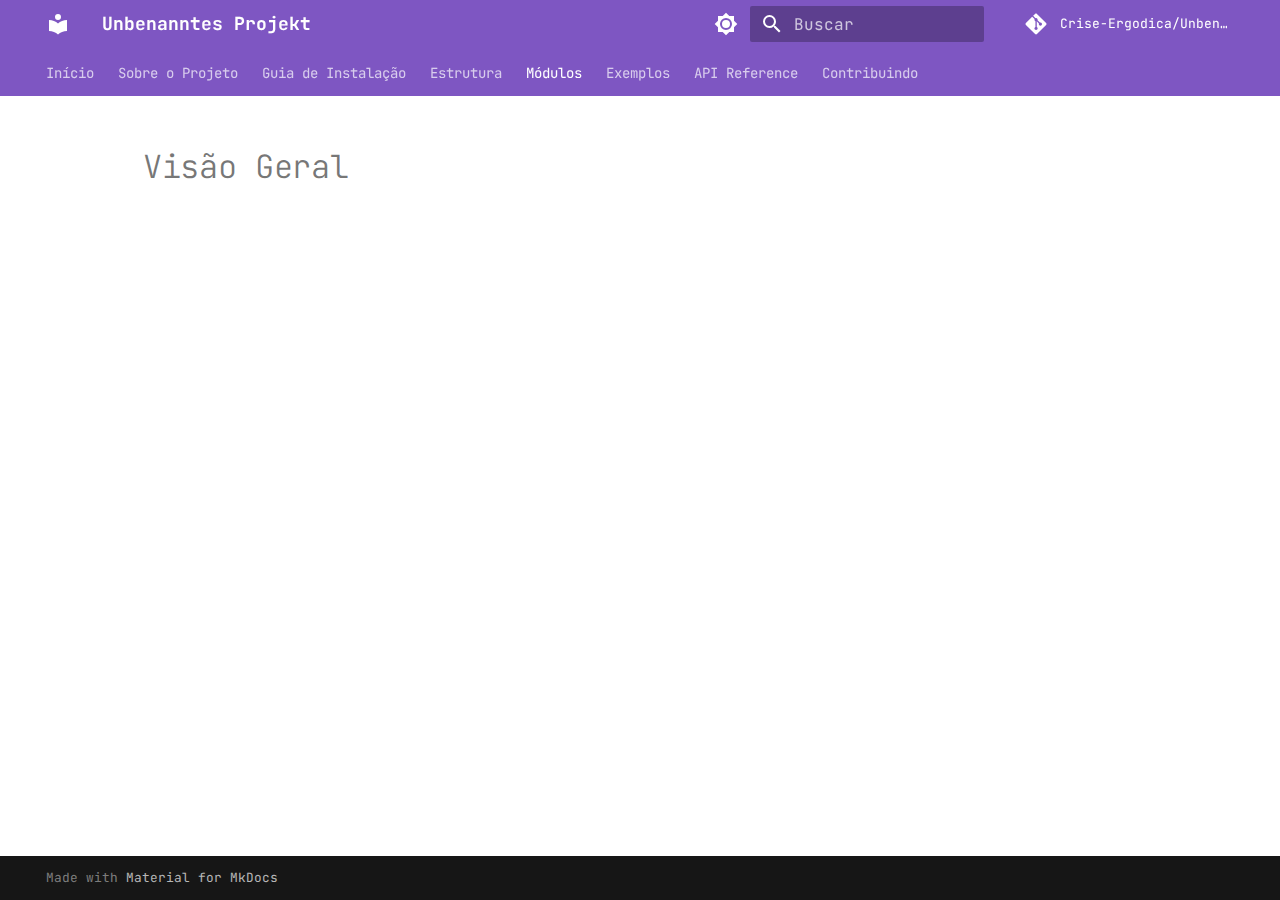
<file: modulos/index.html>
<!doctype html>
<html lang="pt" class="no-js">
  <head>
    
      <meta charset="utf-8">
      <meta name="viewport" content="width=device-width,initial-scale=1">
      
        <meta name="description" content="Biblioteca Python para automatização de workflows de Machine Learning">
      
      
        <meta name="author" content="Aurora Drumond Costa Magalhães">
      
      
        <link rel="canonical" href="https://crise-ergodica.github.io/Unbenanntes_Projekt/modulos/">
      
      
        <link rel="prev" href="../estrutura/">
      
      
        <link rel="next" href="treino/">
      
      
        
      
      
      <link rel="icon" href="../assets/images/favicon.png">
      <meta name="generator" content="mkdocs-1.6.1, mkdocs-material-9.7.0">
    
    
      
        <title>Visão Geral - Unbenanntes Projekt</title>
      
    
    
      <link rel="stylesheet" href="../assets/stylesheets/main.618322db.min.css">
      
        
        <link rel="stylesheet" href="../assets/stylesheets/palette.ab4e12ef.min.css">
      
      


    
    
      
    
    
      
        
        
        <link rel="preconnect" href="https://fonts.gstatic.com" crossorigin>
        <link rel="stylesheet" href="https://fonts.googleapis.com/css?family=JetBrains+Mono:300,300i,400,400i,700,700i%7CFira+Code:400,400i,700,700i&display=fallback">
        <style>:root{--md-text-font:"JetBrains Mono";--md-code-font:"Fira Code"}</style>
      
    
    
      <link rel="stylesheet" href="../stylesheets/extra.css">
    
    <script>__md_scope=new URL("..",location),__md_hash=e=>[...e].reduce(((e,_)=>(e<<5)-e+_.charCodeAt(0)),0),__md_get=(e,_=localStorage,t=__md_scope)=>JSON.parse(_.getItem(t.pathname+"."+e)),__md_set=(e,_,t=localStorage,a=__md_scope)=>{try{t.setItem(a.pathname+"."+e,JSON.stringify(_))}catch(e){}}</script>
    
      

    
    
  </head>
  
  
    
    
      
    
    
    
    
    <body dir="ltr" data-md-color-scheme="default" data-md-color-primary="deep-purple" data-md-color-accent="amber">
  
    
    <input class="md-toggle" data-md-toggle="drawer" type="checkbox" id="__drawer" autocomplete="off">
    <input class="md-toggle" data-md-toggle="search" type="checkbox" id="__search" autocomplete="off">
    <label class="md-overlay" for="__drawer"></label>
    <div data-md-component="skip">
      
    </div>
    <div data-md-component="announce">
      
    </div>
    
    
      

<header class="md-header" data-md-component="header">
  <nav class="md-header__inner md-grid" aria-label="Cabeçalho">
    <a href=".." title="Unbenanntes Projekt" class="md-header__button md-logo" aria-label="Unbenanntes Projekt" data-md-component="logo">
      
  
  <svg xmlns="http://www.w3.org/2000/svg" viewBox="0 0 24 24"><path d="M12 8a3 3 0 0 0 3-3 3 3 0 0 0-3-3 3 3 0 0 0-3 3 3 3 0 0 0 3 3m0 3.54C9.64 9.35 6.5 8 3 8v11c3.5 0 6.64 1.35 9 3.54 2.36-2.19 5.5-3.54 9-3.54V8c-3.5 0-6.64 1.35-9 3.54"/></svg>

    </a>
    <label class="md-header__button md-icon" for="__drawer">
      
      <svg xmlns="http://www.w3.org/2000/svg" viewBox="0 0 24 24"><path d="M3 6h18v2H3zm0 5h18v2H3zm0 5h18v2H3z"/></svg>
    </label>
    <div class="md-header__title" data-md-component="header-title">
      <div class="md-header__ellipsis">
        <div class="md-header__topic">
          <span class="md-ellipsis">
            Unbenanntes Projekt
          </span>
        </div>
        <div class="md-header__topic" data-md-component="header-topic">
          <span class="md-ellipsis">
            
              Visão Geral
            
          </span>
        </div>
      </div>
    </div>
    
      
        <form class="md-header__option" data-md-component="palette">
  
    
    
    
    <input class="md-option" data-md-color-media="" data-md-color-scheme="default" data-md-color-primary="deep-purple" data-md-color-accent="amber"  aria-label="Modo escuro"  type="radio" name="__palette" id="__palette_0">
    
      <label class="md-header__button md-icon" title="Modo escuro" for="__palette_1" hidden>
        <svg xmlns="http://www.w3.org/2000/svg" viewBox="0 0 24 24"><path d="M12 8a4 4 0 0 0-4 4 4 4 0 0 0 4 4 4 4 0 0 0 4-4 4 4 0 0 0-4-4m0 10a6 6 0 0 1-6-6 6 6 0 0 1 6-6 6 6 0 0 1 6 6 6 6 0 0 1-6 6m8-9.31V4h-4.69L12 .69 8.69 4H4v4.69L.69 12 4 15.31V20h4.69L12 23.31 15.31 20H20v-4.69L23.31 12z"/></svg>
      </label>
    
  
    
    
    
    <input class="md-option" data-md-color-media="" data-md-color-scheme="slate" data-md-color-primary="deep-purple" data-md-color-accent="amber"  aria-label="Modo claro"  type="radio" name="__palette" id="__palette_1">
    
      <label class="md-header__button md-icon" title="Modo claro" for="__palette_0" hidden>
        <svg xmlns="http://www.w3.org/2000/svg" viewBox="0 0 24 24"><path d="M12 18c-.89 0-1.74-.2-2.5-.55C11.56 16.5 13 14.42 13 12s-1.44-4.5-3.5-5.45C10.26 6.2 11.11 6 12 6a6 6 0 0 1 6 6 6 6 0 0 1-6 6m8-9.31V4h-4.69L12 .69 8.69 4H4v4.69L.69 12 4 15.31V20h4.69L12 23.31 15.31 20H20v-4.69L23.31 12z"/></svg>
      </label>
    
  
</form>
      
    
    
      <script>var palette=__md_get("__palette");if(palette&&palette.color){if("(prefers-color-scheme)"===palette.color.media){var media=matchMedia("(prefers-color-scheme: light)"),input=document.querySelector(media.matches?"[data-md-color-media='(prefers-color-scheme: light)']":"[data-md-color-media='(prefers-color-scheme: dark)']");palette.color.media=input.getAttribute("data-md-color-media"),palette.color.scheme=input.getAttribute("data-md-color-scheme"),palette.color.primary=input.getAttribute("data-md-color-primary"),palette.color.accent=input.getAttribute("data-md-color-accent")}for(var[key,value]of Object.entries(palette.color))document.body.setAttribute("data-md-color-"+key,value)}</script>
    
    
    
      
      
        <label class="md-header__button md-icon" for="__search">
          
          <svg xmlns="http://www.w3.org/2000/svg" viewBox="0 0 24 24"><path d="M9.5 3A6.5 6.5 0 0 1 16 9.5c0 1.61-.59 3.09-1.56 4.23l.27.27h.79l5 5-1.5 1.5-5-5v-.79l-.27-.27A6.52 6.52 0 0 1 9.5 16 6.5 6.5 0 0 1 3 9.5 6.5 6.5 0 0 1 9.5 3m0 2C7 5 5 7 5 9.5S7 14 9.5 14 14 12 14 9.5 12 5 9.5 5"/></svg>
        </label>
        <div class="md-search" data-md-component="search" role="dialog">
  <label class="md-search__overlay" for="__search"></label>
  <div class="md-search__inner" role="search">
    <form class="md-search__form" name="search">
      <input type="text" class="md-search__input" name="query" aria-label="Buscar" placeholder="Buscar" autocapitalize="off" autocorrect="off" autocomplete="off" spellcheck="false" data-md-component="search-query" required>
      <label class="md-search__icon md-icon" for="__search">
        
        <svg xmlns="http://www.w3.org/2000/svg" viewBox="0 0 24 24"><path d="M9.5 3A6.5 6.5 0 0 1 16 9.5c0 1.61-.59 3.09-1.56 4.23l.27.27h.79l5 5-1.5 1.5-5-5v-.79l-.27-.27A6.52 6.52 0 0 1 9.5 16 6.5 6.5 0 0 1 3 9.5 6.5 6.5 0 0 1 9.5 3m0 2C7 5 5 7 5 9.5S7 14 9.5 14 14 12 14 9.5 12 5 9.5 5"/></svg>
        
        <svg xmlns="http://www.w3.org/2000/svg" viewBox="0 0 24 24"><path d="M20 11v2H8l5.5 5.5-1.42 1.42L4.16 12l7.92-7.92L13.5 5.5 8 11z"/></svg>
      </label>
      <nav class="md-search__options" aria-label="Pesquisar">
        
        <button type="reset" class="md-search__icon md-icon" title="Limpar" aria-label="Limpar" tabindex="-1">
          
          <svg xmlns="http://www.w3.org/2000/svg" viewBox="0 0 24 24"><path d="M19 6.41 17.59 5 12 10.59 6.41 5 5 6.41 10.59 12 5 17.59 6.41 19 12 13.41 17.59 19 19 17.59 13.41 12z"/></svg>
        </button>
      </nav>
      
        <div class="md-search__suggest" data-md-component="search-suggest"></div>
      
    </form>
    <div class="md-search__output">
      <div class="md-search__scrollwrap" tabindex="0" data-md-scrollfix>
        <div class="md-search-result" data-md-component="search-result">
          <div class="md-search-result__meta">
            Inicializando busca
          </div>
          <ol class="md-search-result__list" role="presentation"></ol>
        </div>
      </div>
    </div>
  </div>
</div>
      
    
    
      <div class="md-header__source">
        <a href="https://github.com/Crise-Ergodica/Unbenanntes_Projekt" title="Ir para repositório" class="md-source" data-md-component="source">
  <div class="md-source__icon md-icon">
    
    <svg xmlns="http://www.w3.org/2000/svg" viewBox="0 0 448 512"><!--! Font Awesome Free 7.1.0 by @fontawesome - https://fontawesome.com License - https://fontawesome.com/license/free (Icons: CC BY 4.0, Fonts: SIL OFL 1.1, Code: MIT License) Copyright 2025 Fonticons, Inc.--><path d="M439.6 236.1 244 40.5c-5.4-5.5-12.8-8.5-20.4-8.5s-15 3-20.4 8.4L162.5 81l51.5 51.5c27.1-9.1 52.7 16.8 43.4 43.7l49.7 49.7c34.2-11.8 61.2 31 35.5 56.7-26.5 26.5-70.2-2.9-56-37.3L240.3 199v121.9c25.3 12.5 22.3 41.8 9.1 55-6.4 6.4-15.2 10.1-24.3 10.1s-17.8-3.6-24.3-10.1c-17.6-17.6-11.1-46.9 11.2-56v-123c-20.8-8.5-24.6-30.7-18.6-45L142.6 101 8.5 235.1C3 240.6 0 247.9 0 255.5s3 15 8.5 20.4l195.6 195.7c5.4 5.4 12.7 8.4 20.4 8.4s15-3 20.4-8.4l194.7-194.7c5.4-5.4 8.4-12.8 8.4-20.4s-3-15-8.4-20.4"/></svg>
  </div>
  <div class="md-source__repository">
    Crise-Ergodica/Unbenanntes_Projekt
  </div>
</a>
      </div>
    
  </nav>
  
</header>
    
    <div class="md-container" data-md-component="container">
      
      
        
          
            
<nav class="md-tabs" aria-label="Abas" data-md-component="tabs">
  <div class="md-grid">
    <ul class="md-tabs__list">
      
        
  
  
  
  
    <li class="md-tabs__item">
      <a href=".." class="md-tabs__link">
        
  
  
    
  
  Início

      </a>
    </li>
  

      
        
  
  
  
  
    <li class="md-tabs__item">
      <a href="../sobre/" class="md-tabs__link">
        
  
  
    
  
  Sobre o Projeto

      </a>
    </li>
  

      
        
  
  
  
  
    <li class="md-tabs__item">
      <a href="../instalacao/" class="md-tabs__link">
        
  
  
    
  
  Guia de Instalação

      </a>
    </li>
  

      
        
  
  
  
  
    <li class="md-tabs__item">
      <a href="../estrutura/" class="md-tabs__link">
        
  
  
    
  
  Estrutura

      </a>
    </li>
  

      
        
  
  
  
    
  
  
    
    
      <li class="md-tabs__item md-tabs__item--active">
        <a href="./" class="md-tabs__link">
          
  
  
  Módulos

        </a>
      </li>
    
  

      
        
  
  
  
  
    <li class="md-tabs__item">
      <a href="../exemplos/" class="md-tabs__link">
        
  
  
    
  
  Exemplos

      </a>
    </li>
  

      
        
  
  
  
  
    <li class="md-tabs__item">
      <a href="../api/" class="md-tabs__link">
        
  
  
    
  
  API Reference

      </a>
    </li>
  

      
        
  
  
  
  
    <li class="md-tabs__item">
      <a href="../contribuindo/" class="md-tabs__link">
        
  
  
    
  
  Contribuindo

      </a>
    </li>
  

      
    </ul>
  </div>
</nav>
          
        
      
      <main class="md-main" data-md-component="main">
        <div class="md-main__inner md-grid">
          
            
              
              <div class="md-sidebar md-sidebar--primary" data-md-component="sidebar" data-md-type="navigation" >
                <div class="md-sidebar__scrollwrap">
                  <div class="md-sidebar__inner">
                    


  


<nav class="md-nav md-nav--primary md-nav--lifted" aria-label="Navegação" data-md-level="0">
  <label class="md-nav__title" for="__drawer">
    <a href=".." title="Unbenanntes Projekt" class="md-nav__button md-logo" aria-label="Unbenanntes Projekt" data-md-component="logo">
      
  
  <svg xmlns="http://www.w3.org/2000/svg" viewBox="0 0 24 24"><path d="M12 8a3 3 0 0 0 3-3 3 3 0 0 0-3-3 3 3 0 0 0-3 3 3 3 0 0 0 3 3m0 3.54C9.64 9.35 6.5 8 3 8v11c3.5 0 6.64 1.35 9 3.54 2.36-2.19 5.5-3.54 9-3.54V8c-3.5 0-6.64 1.35-9 3.54"/></svg>

    </a>
    Unbenanntes Projekt
  </label>
  
    <div class="md-nav__source">
      <a href="https://github.com/Crise-Ergodica/Unbenanntes_Projekt" title="Ir para repositório" class="md-source" data-md-component="source">
  <div class="md-source__icon md-icon">
    
    <svg xmlns="http://www.w3.org/2000/svg" viewBox="0 0 448 512"><!--! Font Awesome Free 7.1.0 by @fontawesome - https://fontawesome.com License - https://fontawesome.com/license/free (Icons: CC BY 4.0, Fonts: SIL OFL 1.1, Code: MIT License) Copyright 2025 Fonticons, Inc.--><path d="M439.6 236.1 244 40.5c-5.4-5.5-12.8-8.5-20.4-8.5s-15 3-20.4 8.4L162.5 81l51.5 51.5c27.1-9.1 52.7 16.8 43.4 43.7l49.7 49.7c34.2-11.8 61.2 31 35.5 56.7-26.5 26.5-70.2-2.9-56-37.3L240.3 199v121.9c25.3 12.5 22.3 41.8 9.1 55-6.4 6.4-15.2 10.1-24.3 10.1s-17.8-3.6-24.3-10.1c-17.6-17.6-11.1-46.9 11.2-56v-123c-20.8-8.5-24.6-30.7-18.6-45L142.6 101 8.5 235.1C3 240.6 0 247.9 0 255.5s3 15 8.5 20.4l195.6 195.7c5.4 5.4 12.7 8.4 20.4 8.4s15-3 20.4-8.4l194.7-194.7c5.4-5.4 8.4-12.8 8.4-20.4s-3-15-8.4-20.4"/></svg>
  </div>
  <div class="md-source__repository">
    Crise-Ergodica/Unbenanntes_Projekt
  </div>
</a>
    </div>
  
  <ul class="md-nav__list" data-md-scrollfix>
    
      
      
  
  
  
  
    <li class="md-nav__item">
      <a href=".." class="md-nav__link">
        
  
  
  <span class="md-ellipsis">
    
  
    Início
  

    
  </span>
  
  

      </a>
    </li>
  

    
      
      
  
  
  
  
    <li class="md-nav__item">
      <a href="../sobre/" class="md-nav__link">
        
  
  
  <span class="md-ellipsis">
    
  
    Sobre o Projeto
  

    
  </span>
  
  

      </a>
    </li>
  

    
      
      
  
  
  
  
    <li class="md-nav__item">
      <a href="../instalacao/" class="md-nav__link">
        
  
  
  <span class="md-ellipsis">
    
  
    Guia de Instalação
  

    
  </span>
  
  

      </a>
    </li>
  

    
      
      
  
  
  
  
    <li class="md-nav__item">
      <a href="../estrutura/" class="md-nav__link">
        
  
  
  <span class="md-ellipsis">
    
  
    Estrutura
  

    
  </span>
  
  

      </a>
    </li>
  

    
      
      
  
  
    
  
  
  
    
    
    
    
      
        
        
      
      
        
      
    
    
    <li class="md-nav__item md-nav__item--active md-nav__item--section md-nav__item--nested">
      
        
        
        <input class="md-nav__toggle md-toggle " type="checkbox" id="__nav_5" checked>
        
          
          <label class="md-nav__link" for="__nav_5" id="__nav_5_label" tabindex="">
            
  
  
  <span class="md-ellipsis">
    
  
    Módulos
  

    
  </span>
  
  

            <span class="md-nav__icon md-icon"></span>
          </label>
        
        <nav class="md-nav" data-md-level="1" aria-labelledby="__nav_5_label" aria-expanded="true">
          <label class="md-nav__title" for="__nav_5">
            <span class="md-nav__icon md-icon"></span>
            
  
    Módulos
  

          </label>
          <ul class="md-nav__list" data-md-scrollfix>
            
              
                
  
  
    
  
  
  
    <li class="md-nav__item md-nav__item--active">
      
      <input class="md-nav__toggle md-toggle" type="checkbox" id="__toc">
      
      
      
      <a href="./" class="md-nav__link md-nav__link--active">
        
  
  
  <span class="md-ellipsis">
    
  
    Visão Geral
  

    
  </span>
  
  

      </a>
      
    </li>
  

              
            
              
                
  
  
  
  
    <li class="md-nav__item">
      <a href="treino/" class="md-nav__link">
        
  
  
  <span class="md-ellipsis">
    
  
    Treino
  

    
  </span>
  
  

      </a>
    </li>
  

              
            
              
                
  
  
  
  
    <li class="md-nav__item">
      <a href="teste/" class="md-nav__link">
        
  
  
  <span class="md-ellipsis">
    
  
    Teste & Avaliação
  

    
  </span>
  
  

      </a>
    </li>
  

              
            
              
                
  
  
  
  
    <li class="md-nav__item">
      <a href="dataset/" class="md-nav__link">
        
  
  
  <span class="md-ellipsis">
    
  
    Dataset
  

    
  </span>
  
  

      </a>
    </li>
  

              
            
              
                
  
  
  
  
    <li class="md-nav__item">
      <a href="features/" class="md-nav__link">
        
  
  
  <span class="md-ellipsis">
    
  
    Features
  

    
  </span>
  
  

      </a>
    </li>
  

              
            
              
                
  
  
  
  
    <li class="md-nav__item">
      <a href="plots/" class="md-nav__link">
        
  
  
  <span class="md-ellipsis">
    
  
    Plots
  

    
  </span>
  
  

      </a>
    </li>
  

              
            
          </ul>
        </nav>
      
    </li>
  

    
      
      
  
  
  
  
    <li class="md-nav__item">
      <a href="../exemplos/" class="md-nav__link">
        
  
  
  <span class="md-ellipsis">
    
  
    Exemplos
  

    
  </span>
  
  

      </a>
    </li>
  

    
      
      
  
  
  
  
    <li class="md-nav__item">
      <a href="../api/" class="md-nav__link">
        
  
  
  <span class="md-ellipsis">
    
  
    API Reference
  

    
  </span>
  
  

      </a>
    </li>
  

    
      
      
  
  
  
  
    <li class="md-nav__item">
      <a href="../contribuindo/" class="md-nav__link">
        
  
  
  <span class="md-ellipsis">
    
  
    Contribuindo
  

    
  </span>
  
  

      </a>
    </li>
  

    
  </ul>
</nav>
                  </div>
                </div>
              </div>
            
            
              
              <div class="md-sidebar md-sidebar--secondary" data-md-component="sidebar" data-md-type="toc" >
                <div class="md-sidebar__scrollwrap">
                  <div class="md-sidebar__inner">
                    

<nav class="md-nav md-nav--secondary" aria-label="Índice">
  
  
  
  
</nav>
                  </div>
                </div>
              </div>
            
          
          
            <div class="md-content" data-md-component="content">
              
              <article class="md-content__inner md-typeset">
                
                  


  
  


  <h1>Visão Geral</h1>














                
              </article>
            </div>
          
          
<script>var target=document.getElementById(location.hash.slice(1));target&&target.name&&(target.checked=target.name.startsWith("__tabbed_"))</script>
        </div>
        
          <button type="button" class="md-top md-icon" data-md-component="top" hidden>
  
  <svg xmlns="http://www.w3.org/2000/svg" viewBox="0 0 24 24"><path d="M13 20h-2V8l-5.5 5.5-1.42-1.42L12 4.16l7.92 7.92-1.42 1.42L13 8z"/></svg>
  Voltar para o topo
</button>
        
      </main>
      
        <footer class="md-footer">
  
  <div class="md-footer-meta md-typeset">
    <div class="md-footer-meta__inner md-grid">
      <div class="md-copyright">
  
  
    Made with
    <a href="https://squidfunk.github.io/mkdocs-material/" target="_blank" rel="noopener">
      Material for MkDocs
    </a>
  
</div>
      
    </div>
  </div>
</footer>
      
    </div>
    <div class="md-dialog" data-md-component="dialog">
      <div class="md-dialog__inner md-typeset"></div>
    </div>
    
    
    
      
      
      <script id="__config" type="application/json">{"annotate": null, "base": "..", "features": ["navigation.tabs", "navigation.sections", "navigation.expand", "navigation.top", "search.suggest", "search.highlight", "content.code.copy", "content.code.annotate"], "search": "../assets/javascripts/workers/search.7a47a382.min.js", "tags": null, "translations": {"clipboard.copied": "Copiado para \u00e1rea de transfer\u00eancia", "clipboard.copy": "Copiar para \u00e1rea de transfer\u00eancia", "search.result.more.one": "mais 1 nesta p\u00e1gina", "search.result.more.other": "# mais nesta p\u00e1gina", "search.result.none": "Nenhum documento encontrado", "search.result.one": "1 documento encontrado", "search.result.other": "# documentos encontrados", "search.result.placeholder": "Digite para iniciar a busca", "search.result.term.missing": "Ausente", "select.version": "Selecione a vers\u00e3o"}, "version": null}</script>
    
    
      <script src="../assets/javascripts/bundle.e71a0d61.min.js"></script>
      
    
  </body>
</html>
</file>
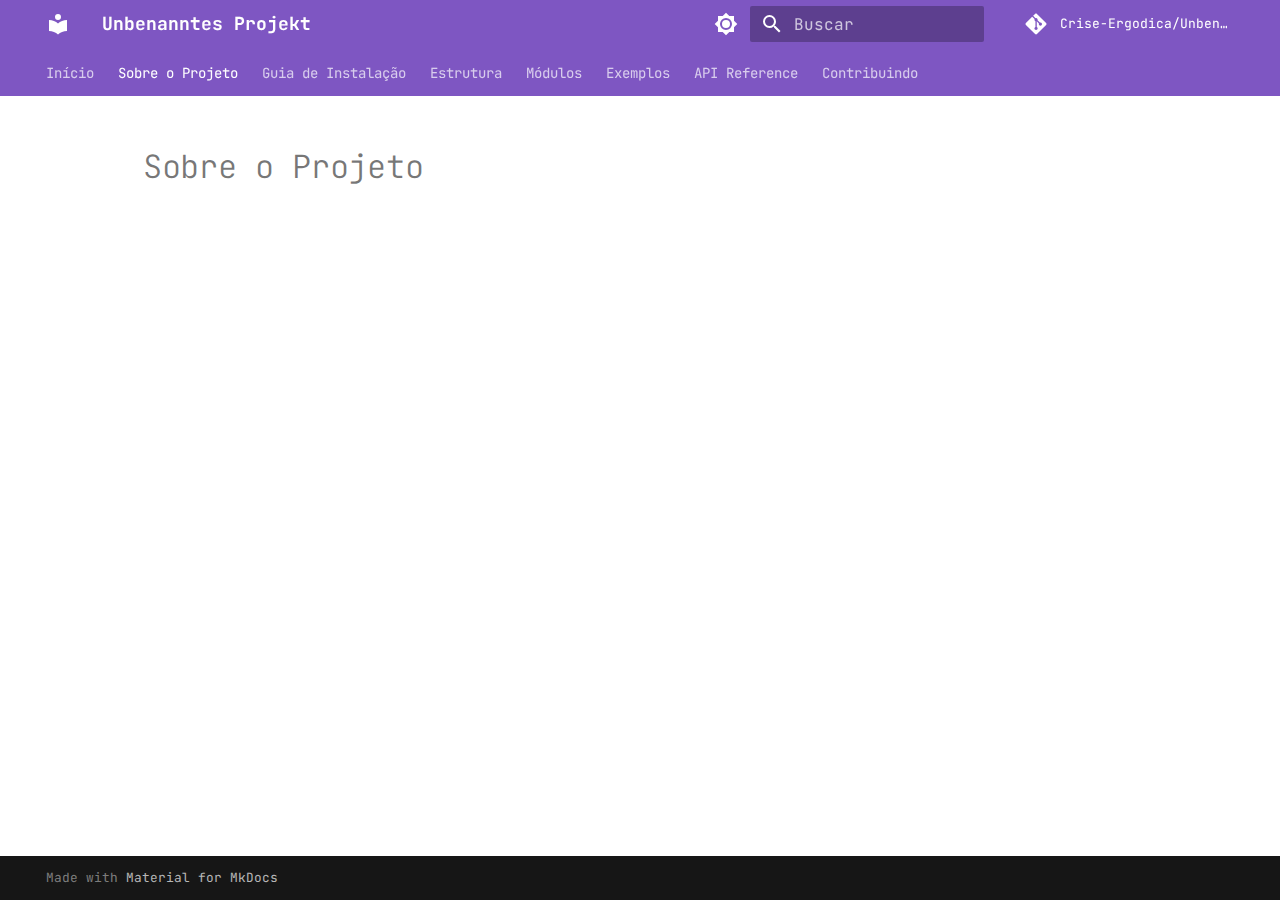
<file: sobre/index.html>
<!doctype html>
<html lang="pt" class="no-js">
  <head>
    
      <meta charset="utf-8">
      <meta name="viewport" content="width=device-width,initial-scale=1">
      
        <meta name="description" content="Biblioteca Python para automatização de workflows de Machine Learning">
      
      
        <meta name="author" content="Aurora Drumond Costa Magalhães">
      
      
        <link rel="canonical" href="https://crise-ergodica.github.io/Unbenanntes_Projekt/sobre/">
      
      
        <link rel="prev" href="..">
      
      
        <link rel="next" href="../instalacao/">
      
      
        
      
      
      <link rel="icon" href="../assets/images/favicon.png">
      <meta name="generator" content="mkdocs-1.6.1, mkdocs-material-9.7.0">
    
    
      
        <title>Sobre o Projeto - Unbenanntes Projekt</title>
      
    
    
      <link rel="stylesheet" href="../assets/stylesheets/main.618322db.min.css">
      
        
        <link rel="stylesheet" href="../assets/stylesheets/palette.ab4e12ef.min.css">
      
      


    
    
      
    
    
      
        
        
        <link rel="preconnect" href="https://fonts.gstatic.com" crossorigin>
        <link rel="stylesheet" href="https://fonts.googleapis.com/css?family=JetBrains+Mono:300,300i,400,400i,700,700i%7CFira+Code:400,400i,700,700i&display=fallback">
        <style>:root{--md-text-font:"JetBrains Mono";--md-code-font:"Fira Code"}</style>
      
    
    
      <link rel="stylesheet" href="../stylesheets/extra.css">
    
    <script>__md_scope=new URL("..",location),__md_hash=e=>[...e].reduce(((e,_)=>(e<<5)-e+_.charCodeAt(0)),0),__md_get=(e,_=localStorage,t=__md_scope)=>JSON.parse(_.getItem(t.pathname+"."+e)),__md_set=(e,_,t=localStorage,a=__md_scope)=>{try{t.setItem(a.pathname+"."+e,JSON.stringify(_))}catch(e){}}</script>
    
      

    
    
  </head>
  
  
    
    
      
    
    
    
    
    <body dir="ltr" data-md-color-scheme="default" data-md-color-primary="deep-purple" data-md-color-accent="amber">
  
    
    <input class="md-toggle" data-md-toggle="drawer" type="checkbox" id="__drawer" autocomplete="off">
    <input class="md-toggle" data-md-toggle="search" type="checkbox" id="__search" autocomplete="off">
    <label class="md-overlay" for="__drawer"></label>
    <div data-md-component="skip">
      
    </div>
    <div data-md-component="announce">
      
    </div>
    
    
      

<header class="md-header" data-md-component="header">
  <nav class="md-header__inner md-grid" aria-label="Cabeçalho">
    <a href=".." title="Unbenanntes Projekt" class="md-header__button md-logo" aria-label="Unbenanntes Projekt" data-md-component="logo">
      
  
  <svg xmlns="http://www.w3.org/2000/svg" viewBox="0 0 24 24"><path d="M12 8a3 3 0 0 0 3-3 3 3 0 0 0-3-3 3 3 0 0 0-3 3 3 3 0 0 0 3 3m0 3.54C9.64 9.35 6.5 8 3 8v11c3.5 0 6.64 1.35 9 3.54 2.36-2.19 5.5-3.54 9-3.54V8c-3.5 0-6.64 1.35-9 3.54"/></svg>

    </a>
    <label class="md-header__button md-icon" for="__drawer">
      
      <svg xmlns="http://www.w3.org/2000/svg" viewBox="0 0 24 24"><path d="M3 6h18v2H3zm0 5h18v2H3zm0 5h18v2H3z"/></svg>
    </label>
    <div class="md-header__title" data-md-component="header-title">
      <div class="md-header__ellipsis">
        <div class="md-header__topic">
          <span class="md-ellipsis">
            Unbenanntes Projekt
          </span>
        </div>
        <div class="md-header__topic" data-md-component="header-topic">
          <span class="md-ellipsis">
            
              Sobre o Projeto
            
          </span>
        </div>
      </div>
    </div>
    
      
        <form class="md-header__option" data-md-component="palette">
  
    
    
    
    <input class="md-option" data-md-color-media="" data-md-color-scheme="default" data-md-color-primary="deep-purple" data-md-color-accent="amber"  aria-label="Modo escuro"  type="radio" name="__palette" id="__palette_0">
    
      <label class="md-header__button md-icon" title="Modo escuro" for="__palette_1" hidden>
        <svg xmlns="http://www.w3.org/2000/svg" viewBox="0 0 24 24"><path d="M12 8a4 4 0 0 0-4 4 4 4 0 0 0 4 4 4 4 0 0 0 4-4 4 4 0 0 0-4-4m0 10a6 6 0 0 1-6-6 6 6 0 0 1 6-6 6 6 0 0 1 6 6 6 6 0 0 1-6 6m8-9.31V4h-4.69L12 .69 8.69 4H4v4.69L.69 12 4 15.31V20h4.69L12 23.31 15.31 20H20v-4.69L23.31 12z"/></svg>
      </label>
    
  
    
    
    
    <input class="md-option" data-md-color-media="" data-md-color-scheme="slate" data-md-color-primary="deep-purple" data-md-color-accent="amber"  aria-label="Modo claro"  type="radio" name="__palette" id="__palette_1">
    
      <label class="md-header__button md-icon" title="Modo claro" for="__palette_0" hidden>
        <svg xmlns="http://www.w3.org/2000/svg" viewBox="0 0 24 24"><path d="M12 18c-.89 0-1.74-.2-2.5-.55C11.56 16.5 13 14.42 13 12s-1.44-4.5-3.5-5.45C10.26 6.2 11.11 6 12 6a6 6 0 0 1 6 6 6 6 0 0 1-6 6m8-9.31V4h-4.69L12 .69 8.69 4H4v4.69L.69 12 4 15.31V20h4.69L12 23.31 15.31 20H20v-4.69L23.31 12z"/></svg>
      </label>
    
  
</form>
      
    
    
      <script>var palette=__md_get("__palette");if(palette&&palette.color){if("(prefers-color-scheme)"===palette.color.media){var media=matchMedia("(prefers-color-scheme: light)"),input=document.querySelector(media.matches?"[data-md-color-media='(prefers-color-scheme: light)']":"[data-md-color-media='(prefers-color-scheme: dark)']");palette.color.media=input.getAttribute("data-md-color-media"),palette.color.scheme=input.getAttribute("data-md-color-scheme"),palette.color.primary=input.getAttribute("data-md-color-primary"),palette.color.accent=input.getAttribute("data-md-color-accent")}for(var[key,value]of Object.entries(palette.color))document.body.setAttribute("data-md-color-"+key,value)}</script>
    
    
    
      
      
        <label class="md-header__button md-icon" for="__search">
          
          <svg xmlns="http://www.w3.org/2000/svg" viewBox="0 0 24 24"><path d="M9.5 3A6.5 6.5 0 0 1 16 9.5c0 1.61-.59 3.09-1.56 4.23l.27.27h.79l5 5-1.5 1.5-5-5v-.79l-.27-.27A6.52 6.52 0 0 1 9.5 16 6.5 6.5 0 0 1 3 9.5 6.5 6.5 0 0 1 9.5 3m0 2C7 5 5 7 5 9.5S7 14 9.5 14 14 12 14 9.5 12 5 9.5 5"/></svg>
        </label>
        <div class="md-search" data-md-component="search" role="dialog">
  <label class="md-search__overlay" for="__search"></label>
  <div class="md-search__inner" role="search">
    <form class="md-search__form" name="search">
      <input type="text" class="md-search__input" name="query" aria-label="Buscar" placeholder="Buscar" autocapitalize="off" autocorrect="off" autocomplete="off" spellcheck="false" data-md-component="search-query" required>
      <label class="md-search__icon md-icon" for="__search">
        
        <svg xmlns="http://www.w3.org/2000/svg" viewBox="0 0 24 24"><path d="M9.5 3A6.5 6.5 0 0 1 16 9.5c0 1.61-.59 3.09-1.56 4.23l.27.27h.79l5 5-1.5 1.5-5-5v-.79l-.27-.27A6.52 6.52 0 0 1 9.5 16 6.5 6.5 0 0 1 3 9.5 6.5 6.5 0 0 1 9.5 3m0 2C7 5 5 7 5 9.5S7 14 9.5 14 14 12 14 9.5 12 5 9.5 5"/></svg>
        
        <svg xmlns="http://www.w3.org/2000/svg" viewBox="0 0 24 24"><path d="M20 11v2H8l5.5 5.5-1.42 1.42L4.16 12l7.92-7.92L13.5 5.5 8 11z"/></svg>
      </label>
      <nav class="md-search__options" aria-label="Pesquisar">
        
        <button type="reset" class="md-search__icon md-icon" title="Limpar" aria-label="Limpar" tabindex="-1">
          
          <svg xmlns="http://www.w3.org/2000/svg" viewBox="0 0 24 24"><path d="M19 6.41 17.59 5 12 10.59 6.41 5 5 6.41 10.59 12 5 17.59 6.41 19 12 13.41 17.59 19 19 17.59 13.41 12z"/></svg>
        </button>
      </nav>
      
        <div class="md-search__suggest" data-md-component="search-suggest"></div>
      
    </form>
    <div class="md-search__output">
      <div class="md-search__scrollwrap" tabindex="0" data-md-scrollfix>
        <div class="md-search-result" data-md-component="search-result">
          <div class="md-search-result__meta">
            Inicializando busca
          </div>
          <ol class="md-search-result__list" role="presentation"></ol>
        </div>
      </div>
    </div>
  </div>
</div>
      
    
    
      <div class="md-header__source">
        <a href="https://github.com/Crise-Ergodica/Unbenanntes_Projekt" title="Ir para repositório" class="md-source" data-md-component="source">
  <div class="md-source__icon md-icon">
    
    <svg xmlns="http://www.w3.org/2000/svg" viewBox="0 0 448 512"><!--! Font Awesome Free 7.1.0 by @fontawesome - https://fontawesome.com License - https://fontawesome.com/license/free (Icons: CC BY 4.0, Fonts: SIL OFL 1.1, Code: MIT License) Copyright 2025 Fonticons, Inc.--><path d="M439.6 236.1 244 40.5c-5.4-5.5-12.8-8.5-20.4-8.5s-15 3-20.4 8.4L162.5 81l51.5 51.5c27.1-9.1 52.7 16.8 43.4 43.7l49.7 49.7c34.2-11.8 61.2 31 35.5 56.7-26.5 26.5-70.2-2.9-56-37.3L240.3 199v121.9c25.3 12.5 22.3 41.8 9.1 55-6.4 6.4-15.2 10.1-24.3 10.1s-17.8-3.6-24.3-10.1c-17.6-17.6-11.1-46.9 11.2-56v-123c-20.8-8.5-24.6-30.7-18.6-45L142.6 101 8.5 235.1C3 240.6 0 247.9 0 255.5s3 15 8.5 20.4l195.6 195.7c5.4 5.4 12.7 8.4 20.4 8.4s15-3 20.4-8.4l194.7-194.7c5.4-5.4 8.4-12.8 8.4-20.4s-3-15-8.4-20.4"/></svg>
  </div>
  <div class="md-source__repository">
    Crise-Ergodica/Unbenanntes_Projekt
  </div>
</a>
      </div>
    
  </nav>
  
</header>
    
    <div class="md-container" data-md-component="container">
      
      
        
          
            
<nav class="md-tabs" aria-label="Abas" data-md-component="tabs">
  <div class="md-grid">
    <ul class="md-tabs__list">
      
        
  
  
  
  
    <li class="md-tabs__item">
      <a href=".." class="md-tabs__link">
        
  
  
    
  
  Início

      </a>
    </li>
  

      
        
  
  
  
    
  
  
    <li class="md-tabs__item md-tabs__item--active">
      <a href="./" class="md-tabs__link">
        
  
  
    
  
  Sobre o Projeto

      </a>
    </li>
  

      
        
  
  
  
  
    <li class="md-tabs__item">
      <a href="../instalacao/" class="md-tabs__link">
        
  
  
    
  
  Guia de Instalação

      </a>
    </li>
  

      
        
  
  
  
  
    <li class="md-tabs__item">
      <a href="../estrutura/" class="md-tabs__link">
        
  
  
    
  
  Estrutura

      </a>
    </li>
  

      
        
  
  
  
  
    
    
      <li class="md-tabs__item">
        <a href="../modulos/" class="md-tabs__link">
          
  
  
  Módulos

        </a>
      </li>
    
  

      
        
  
  
  
  
    <li class="md-tabs__item">
      <a href="../exemplos/" class="md-tabs__link">
        
  
  
    
  
  Exemplos

      </a>
    </li>
  

      
        
  
  
  
  
    <li class="md-tabs__item">
      <a href="../api/" class="md-tabs__link">
        
  
  
    
  
  API Reference

      </a>
    </li>
  

      
        
  
  
  
  
    <li class="md-tabs__item">
      <a href="../contribuindo/" class="md-tabs__link">
        
  
  
    
  
  Contribuindo

      </a>
    </li>
  

      
    </ul>
  </div>
</nav>
          
        
      
      <main class="md-main" data-md-component="main">
        <div class="md-main__inner md-grid">
          
            
              
              <div class="md-sidebar md-sidebar--primary" data-md-component="sidebar" data-md-type="navigation" >
                <div class="md-sidebar__scrollwrap">
                  <div class="md-sidebar__inner">
                    


  


<nav class="md-nav md-nav--primary md-nav--lifted" aria-label="Navegação" data-md-level="0">
  <label class="md-nav__title" for="__drawer">
    <a href=".." title="Unbenanntes Projekt" class="md-nav__button md-logo" aria-label="Unbenanntes Projekt" data-md-component="logo">
      
  
  <svg xmlns="http://www.w3.org/2000/svg" viewBox="0 0 24 24"><path d="M12 8a3 3 0 0 0 3-3 3 3 0 0 0-3-3 3 3 0 0 0-3 3 3 3 0 0 0 3 3m0 3.54C9.64 9.35 6.5 8 3 8v11c3.5 0 6.64 1.35 9 3.54 2.36-2.19 5.5-3.54 9-3.54V8c-3.5 0-6.64 1.35-9 3.54"/></svg>

    </a>
    Unbenanntes Projekt
  </label>
  
    <div class="md-nav__source">
      <a href="https://github.com/Crise-Ergodica/Unbenanntes_Projekt" title="Ir para repositório" class="md-source" data-md-component="source">
  <div class="md-source__icon md-icon">
    
    <svg xmlns="http://www.w3.org/2000/svg" viewBox="0 0 448 512"><!--! Font Awesome Free 7.1.0 by @fontawesome - https://fontawesome.com License - https://fontawesome.com/license/free (Icons: CC BY 4.0, Fonts: SIL OFL 1.1, Code: MIT License) Copyright 2025 Fonticons, Inc.--><path d="M439.6 236.1 244 40.5c-5.4-5.5-12.8-8.5-20.4-8.5s-15 3-20.4 8.4L162.5 81l51.5 51.5c27.1-9.1 52.7 16.8 43.4 43.7l49.7 49.7c34.2-11.8 61.2 31 35.5 56.7-26.5 26.5-70.2-2.9-56-37.3L240.3 199v121.9c25.3 12.5 22.3 41.8 9.1 55-6.4 6.4-15.2 10.1-24.3 10.1s-17.8-3.6-24.3-10.1c-17.6-17.6-11.1-46.9 11.2-56v-123c-20.8-8.5-24.6-30.7-18.6-45L142.6 101 8.5 235.1C3 240.6 0 247.9 0 255.5s3 15 8.5 20.4l195.6 195.7c5.4 5.4 12.7 8.4 20.4 8.4s15-3 20.4-8.4l194.7-194.7c5.4-5.4 8.4-12.8 8.4-20.4s-3-15-8.4-20.4"/></svg>
  </div>
  <div class="md-source__repository">
    Crise-Ergodica/Unbenanntes_Projekt
  </div>
</a>
    </div>
  
  <ul class="md-nav__list" data-md-scrollfix>
    
      
      
  
  
  
  
    <li class="md-nav__item">
      <a href=".." class="md-nav__link">
        
  
  
  <span class="md-ellipsis">
    
  
    Início
  

    
  </span>
  
  

      </a>
    </li>
  

    
      
      
  
  
    
  
  
  
    <li class="md-nav__item md-nav__item--active">
      
      <input class="md-nav__toggle md-toggle" type="checkbox" id="__toc">
      
      
      
      <a href="./" class="md-nav__link md-nav__link--active">
        
  
  
  <span class="md-ellipsis">
    
  
    Sobre o Projeto
  

    
  </span>
  
  

      </a>
      
    </li>
  

    
      
      
  
  
  
  
    <li class="md-nav__item">
      <a href="../instalacao/" class="md-nav__link">
        
  
  
  <span class="md-ellipsis">
    
  
    Guia de Instalação
  

    
  </span>
  
  

      </a>
    </li>
  

    
      
      
  
  
  
  
    <li class="md-nav__item">
      <a href="../estrutura/" class="md-nav__link">
        
  
  
  <span class="md-ellipsis">
    
  
    Estrutura
  

    
  </span>
  
  

      </a>
    </li>
  

    
      
      
  
  
  
  
    
    
    
    
      
      
        
      
    
    
    <li class="md-nav__item md-nav__item--nested">
      
        
        
          
        
        <input class="md-nav__toggle md-toggle md-toggle--indeterminate" type="checkbox" id="__nav_5" >
        
          
          <label class="md-nav__link" for="__nav_5" id="__nav_5_label" tabindex="0">
            
  
  
  <span class="md-ellipsis">
    
  
    Módulos
  

    
  </span>
  
  

            <span class="md-nav__icon md-icon"></span>
          </label>
        
        <nav class="md-nav" data-md-level="1" aria-labelledby="__nav_5_label" aria-expanded="false">
          <label class="md-nav__title" for="__nav_5">
            <span class="md-nav__icon md-icon"></span>
            
  
    Módulos
  

          </label>
          <ul class="md-nav__list" data-md-scrollfix>
            
              
                
  
  
  
  
    <li class="md-nav__item">
      <a href="../modulos/" class="md-nav__link">
        
  
  
  <span class="md-ellipsis">
    
  
    Visão Geral
  

    
  </span>
  
  

      </a>
    </li>
  

              
            
              
                
  
  
  
  
    <li class="md-nav__item">
      <a href="../modulos/treino/" class="md-nav__link">
        
  
  
  <span class="md-ellipsis">
    
  
    Treino
  

    
  </span>
  
  

      </a>
    </li>
  

              
            
              
                
  
  
  
  
    <li class="md-nav__item">
      <a href="../modulos/teste/" class="md-nav__link">
        
  
  
  <span class="md-ellipsis">
    
  
    Teste & Avaliação
  

    
  </span>
  
  

      </a>
    </li>
  

              
            
              
                
  
  
  
  
    <li class="md-nav__item">
      <a href="../modulos/dataset/" class="md-nav__link">
        
  
  
  <span class="md-ellipsis">
    
  
    Dataset
  

    
  </span>
  
  

      </a>
    </li>
  

              
            
              
                
  
  
  
  
    <li class="md-nav__item">
      <a href="../modulos/features/" class="md-nav__link">
        
  
  
  <span class="md-ellipsis">
    
  
    Features
  

    
  </span>
  
  

      </a>
    </li>
  

              
            
              
                
  
  
  
  
    <li class="md-nav__item">
      <a href="../modulos/plots/" class="md-nav__link">
        
  
  
  <span class="md-ellipsis">
    
  
    Plots
  

    
  </span>
  
  

      </a>
    </li>
  

              
            
          </ul>
        </nav>
      
    </li>
  

    
      
      
  
  
  
  
    <li class="md-nav__item">
      <a href="../exemplos/" class="md-nav__link">
        
  
  
  <span class="md-ellipsis">
    
  
    Exemplos
  

    
  </span>
  
  

      </a>
    </li>
  

    
      
      
  
  
  
  
    <li class="md-nav__item">
      <a href="../api/" class="md-nav__link">
        
  
  
  <span class="md-ellipsis">
    
  
    API Reference
  

    
  </span>
  
  

      </a>
    </li>
  

    
      
      
  
  
  
  
    <li class="md-nav__item">
      <a href="../contribuindo/" class="md-nav__link">
        
  
  
  <span class="md-ellipsis">
    
  
    Contribuindo
  

    
  </span>
  
  

      </a>
    </li>
  

    
  </ul>
</nav>
                  </div>
                </div>
              </div>
            
            
              
              <div class="md-sidebar md-sidebar--secondary" data-md-component="sidebar" data-md-type="toc" >
                <div class="md-sidebar__scrollwrap">
                  <div class="md-sidebar__inner">
                    

<nav class="md-nav md-nav--secondary" aria-label="Índice">
  
  
  
  
</nav>
                  </div>
                </div>
              </div>
            
          
          
            <div class="md-content" data-md-component="content">
              
              <article class="md-content__inner md-typeset">
                
                  


  
  


  <h1>Sobre o Projeto</h1>














                
              </article>
            </div>
          
          
<script>var target=document.getElementById(location.hash.slice(1));target&&target.name&&(target.checked=target.name.startsWith("__tabbed_"))</script>
        </div>
        
          <button type="button" class="md-top md-icon" data-md-component="top" hidden>
  
  <svg xmlns="http://www.w3.org/2000/svg" viewBox="0 0 24 24"><path d="M13 20h-2V8l-5.5 5.5-1.42-1.42L12 4.16l7.92 7.92-1.42 1.42L13 8z"/></svg>
  Voltar para o topo
</button>
        
      </main>
      
        <footer class="md-footer">
  
  <div class="md-footer-meta md-typeset">
    <div class="md-footer-meta__inner md-grid">
      <div class="md-copyright">
  
  
    Made with
    <a href="https://squidfunk.github.io/mkdocs-material/" target="_blank" rel="noopener">
      Material for MkDocs
    </a>
  
</div>
      
    </div>
  </div>
</footer>
      
    </div>
    <div class="md-dialog" data-md-component="dialog">
      <div class="md-dialog__inner md-typeset"></div>
    </div>
    
    
    
      
      
      <script id="__config" type="application/json">{"annotate": null, "base": "..", "features": ["navigation.tabs", "navigation.sections", "navigation.expand", "navigation.top", "search.suggest", "search.highlight", "content.code.copy", "content.code.annotate"], "search": "../assets/javascripts/workers/search.7a47a382.min.js", "tags": null, "translations": {"clipboard.copied": "Copiado para \u00e1rea de transfer\u00eancia", "clipboard.copy": "Copiar para \u00e1rea de transfer\u00eancia", "search.result.more.one": "mais 1 nesta p\u00e1gina", "search.result.more.other": "# mais nesta p\u00e1gina", "search.result.none": "Nenhum documento encontrado", "search.result.one": "1 documento encontrado", "search.result.other": "# documentos encontrados", "search.result.placeholder": "Digite para iniciar a busca", "search.result.term.missing": "Ausente", "select.version": "Selecione a vers\u00e3o"}, "version": null}</script>
    
    
      <script src="../assets/javascripts/bundle.e71a0d61.min.js"></script>
      
    
  </body>
</html>
</file>
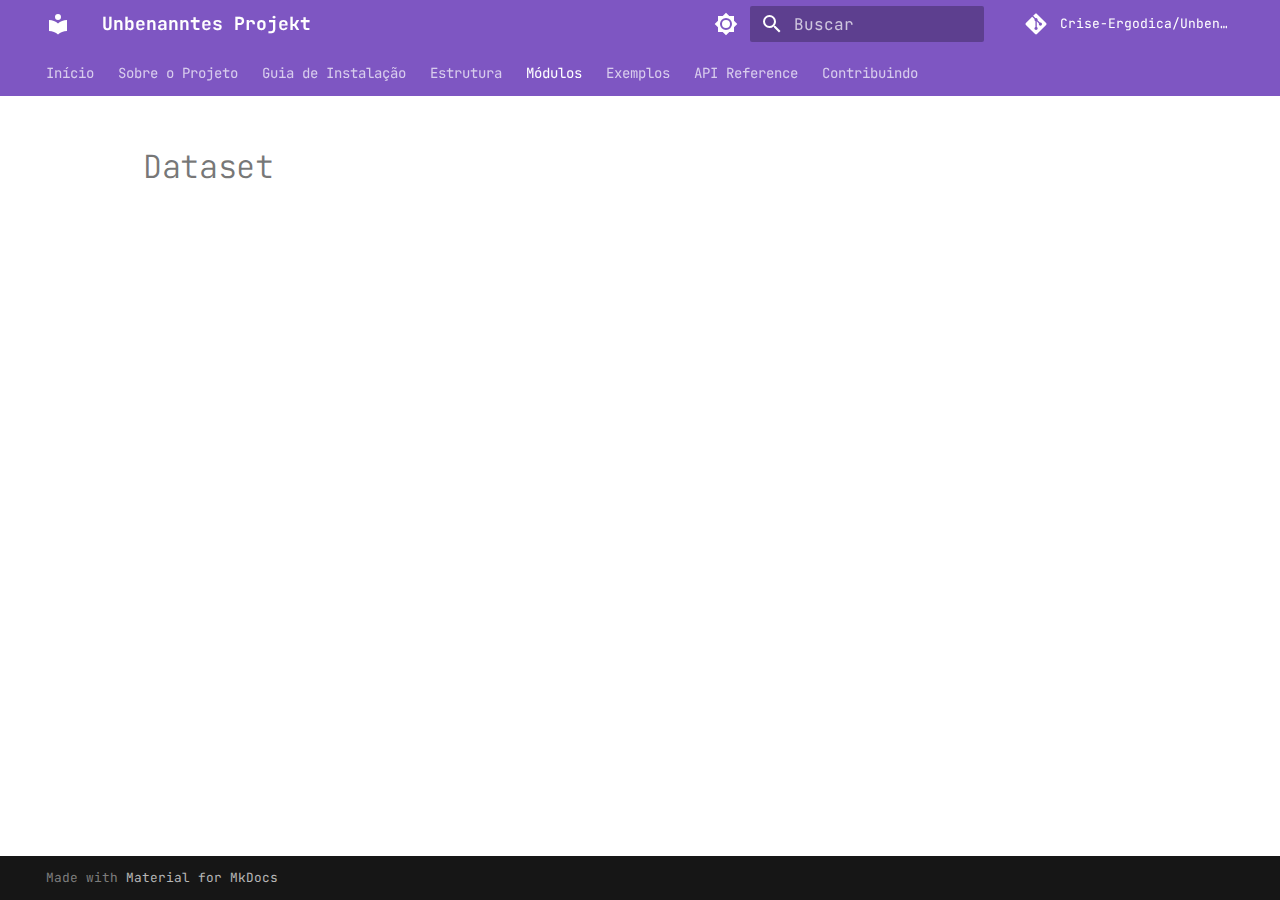
<file: modulos/dataset/index.html>
<!doctype html>
<html lang="pt" class="no-js">
  <head>
    
      <meta charset="utf-8">
      <meta name="viewport" content="width=device-width,initial-scale=1">
      
        <meta name="description" content="Biblioteca Python para automatização de workflows de Machine Learning">
      
      
        <meta name="author" content="Aurora Drumond Costa Magalhães">
      
      
        <link rel="canonical" href="https://crise-ergodica.github.io/Unbenanntes_Projekt/modulos/dataset/">
      
      
        <link rel="prev" href="../teste/">
      
      
        <link rel="next" href="../features/">
      
      
        
      
      
      <link rel="icon" href="../../assets/images/favicon.png">
      <meta name="generator" content="mkdocs-1.6.1, mkdocs-material-9.7.0">
    
    
      
        <title>Dataset - Unbenanntes Projekt</title>
      
    
    
      <link rel="stylesheet" href="../../assets/stylesheets/main.618322db.min.css">
      
        
        <link rel="stylesheet" href="../../assets/stylesheets/palette.ab4e12ef.min.css">
      
      


    
    
      
    
    
      
        
        
        <link rel="preconnect" href="https://fonts.gstatic.com" crossorigin>
        <link rel="stylesheet" href="https://fonts.googleapis.com/css?family=JetBrains+Mono:300,300i,400,400i,700,700i%7CFira+Code:400,400i,700,700i&display=fallback">
        <style>:root{--md-text-font:"JetBrains Mono";--md-code-font:"Fira Code"}</style>
      
    
    
      <link rel="stylesheet" href="../../stylesheets/extra.css">
    
    <script>__md_scope=new URL("../..",location),__md_hash=e=>[...e].reduce(((e,_)=>(e<<5)-e+_.charCodeAt(0)),0),__md_get=(e,_=localStorage,t=__md_scope)=>JSON.parse(_.getItem(t.pathname+"."+e)),__md_set=(e,_,t=localStorage,a=__md_scope)=>{try{t.setItem(a.pathname+"."+e,JSON.stringify(_))}catch(e){}}</script>
    
      

    
    
  </head>
  
  
    
    
      
    
    
    
    
    <body dir="ltr" data-md-color-scheme="default" data-md-color-primary="deep-purple" data-md-color-accent="amber">
  
    
    <input class="md-toggle" data-md-toggle="drawer" type="checkbox" id="__drawer" autocomplete="off">
    <input class="md-toggle" data-md-toggle="search" type="checkbox" id="__search" autocomplete="off">
    <label class="md-overlay" for="__drawer"></label>
    <div data-md-component="skip">
      
    </div>
    <div data-md-component="announce">
      
    </div>
    
    
      

<header class="md-header" data-md-component="header">
  <nav class="md-header__inner md-grid" aria-label="Cabeçalho">
    <a href="../.." title="Unbenanntes Projekt" class="md-header__button md-logo" aria-label="Unbenanntes Projekt" data-md-component="logo">
      
  
  <svg xmlns="http://www.w3.org/2000/svg" viewBox="0 0 24 24"><path d="M12 8a3 3 0 0 0 3-3 3 3 0 0 0-3-3 3 3 0 0 0-3 3 3 3 0 0 0 3 3m0 3.54C9.64 9.35 6.5 8 3 8v11c3.5 0 6.64 1.35 9 3.54 2.36-2.19 5.5-3.54 9-3.54V8c-3.5 0-6.64 1.35-9 3.54"/></svg>

    </a>
    <label class="md-header__button md-icon" for="__drawer">
      
      <svg xmlns="http://www.w3.org/2000/svg" viewBox="0 0 24 24"><path d="M3 6h18v2H3zm0 5h18v2H3zm0 5h18v2H3z"/></svg>
    </label>
    <div class="md-header__title" data-md-component="header-title">
      <div class="md-header__ellipsis">
        <div class="md-header__topic">
          <span class="md-ellipsis">
            Unbenanntes Projekt
          </span>
        </div>
        <div class="md-header__topic" data-md-component="header-topic">
          <span class="md-ellipsis">
            
              Dataset
            
          </span>
        </div>
      </div>
    </div>
    
      
        <form class="md-header__option" data-md-component="palette">
  
    
    
    
    <input class="md-option" data-md-color-media="" data-md-color-scheme="default" data-md-color-primary="deep-purple" data-md-color-accent="amber"  aria-label="Modo escuro"  type="radio" name="__palette" id="__palette_0">
    
      <label class="md-header__button md-icon" title="Modo escuro" for="__palette_1" hidden>
        <svg xmlns="http://www.w3.org/2000/svg" viewBox="0 0 24 24"><path d="M12 8a4 4 0 0 0-4 4 4 4 0 0 0 4 4 4 4 0 0 0 4-4 4 4 0 0 0-4-4m0 10a6 6 0 0 1-6-6 6 6 0 0 1 6-6 6 6 0 0 1 6 6 6 6 0 0 1-6 6m8-9.31V4h-4.69L12 .69 8.69 4H4v4.69L.69 12 4 15.31V20h4.69L12 23.31 15.31 20H20v-4.69L23.31 12z"/></svg>
      </label>
    
  
    
    
    
    <input class="md-option" data-md-color-media="" data-md-color-scheme="slate" data-md-color-primary="deep-purple" data-md-color-accent="amber"  aria-label="Modo claro"  type="radio" name="__palette" id="__palette_1">
    
      <label class="md-header__button md-icon" title="Modo claro" for="__palette_0" hidden>
        <svg xmlns="http://www.w3.org/2000/svg" viewBox="0 0 24 24"><path d="M12 18c-.89 0-1.74-.2-2.5-.55C11.56 16.5 13 14.42 13 12s-1.44-4.5-3.5-5.45C10.26 6.2 11.11 6 12 6a6 6 0 0 1 6 6 6 6 0 0 1-6 6m8-9.31V4h-4.69L12 .69 8.69 4H4v4.69L.69 12 4 15.31V20h4.69L12 23.31 15.31 20H20v-4.69L23.31 12z"/></svg>
      </label>
    
  
</form>
      
    
    
      <script>var palette=__md_get("__palette");if(palette&&palette.color){if("(prefers-color-scheme)"===palette.color.media){var media=matchMedia("(prefers-color-scheme: light)"),input=document.querySelector(media.matches?"[data-md-color-media='(prefers-color-scheme: light)']":"[data-md-color-media='(prefers-color-scheme: dark)']");palette.color.media=input.getAttribute("data-md-color-media"),palette.color.scheme=input.getAttribute("data-md-color-scheme"),palette.color.primary=input.getAttribute("data-md-color-primary"),palette.color.accent=input.getAttribute("data-md-color-accent")}for(var[key,value]of Object.entries(palette.color))document.body.setAttribute("data-md-color-"+key,value)}</script>
    
    
    
      
      
        <label class="md-header__button md-icon" for="__search">
          
          <svg xmlns="http://www.w3.org/2000/svg" viewBox="0 0 24 24"><path d="M9.5 3A6.5 6.5 0 0 1 16 9.5c0 1.61-.59 3.09-1.56 4.23l.27.27h.79l5 5-1.5 1.5-5-5v-.79l-.27-.27A6.52 6.52 0 0 1 9.5 16 6.5 6.5 0 0 1 3 9.5 6.5 6.5 0 0 1 9.5 3m0 2C7 5 5 7 5 9.5S7 14 9.5 14 14 12 14 9.5 12 5 9.5 5"/></svg>
        </label>
        <div class="md-search" data-md-component="search" role="dialog">
  <label class="md-search__overlay" for="__search"></label>
  <div class="md-search__inner" role="search">
    <form class="md-search__form" name="search">
      <input type="text" class="md-search__input" name="query" aria-label="Buscar" placeholder="Buscar" autocapitalize="off" autocorrect="off" autocomplete="off" spellcheck="false" data-md-component="search-query" required>
      <label class="md-search__icon md-icon" for="__search">
        
        <svg xmlns="http://www.w3.org/2000/svg" viewBox="0 0 24 24"><path d="M9.5 3A6.5 6.5 0 0 1 16 9.5c0 1.61-.59 3.09-1.56 4.23l.27.27h.79l5 5-1.5 1.5-5-5v-.79l-.27-.27A6.52 6.52 0 0 1 9.5 16 6.5 6.5 0 0 1 3 9.5 6.5 6.5 0 0 1 9.5 3m0 2C7 5 5 7 5 9.5S7 14 9.5 14 14 12 14 9.5 12 5 9.5 5"/></svg>
        
        <svg xmlns="http://www.w3.org/2000/svg" viewBox="0 0 24 24"><path d="M20 11v2H8l5.5 5.5-1.42 1.42L4.16 12l7.92-7.92L13.5 5.5 8 11z"/></svg>
      </label>
      <nav class="md-search__options" aria-label="Pesquisar">
        
        <button type="reset" class="md-search__icon md-icon" title="Limpar" aria-label="Limpar" tabindex="-1">
          
          <svg xmlns="http://www.w3.org/2000/svg" viewBox="0 0 24 24"><path d="M19 6.41 17.59 5 12 10.59 6.41 5 5 6.41 10.59 12 5 17.59 6.41 19 12 13.41 17.59 19 19 17.59 13.41 12z"/></svg>
        </button>
      </nav>
      
        <div class="md-search__suggest" data-md-component="search-suggest"></div>
      
    </form>
    <div class="md-search__output">
      <div class="md-search__scrollwrap" tabindex="0" data-md-scrollfix>
        <div class="md-search-result" data-md-component="search-result">
          <div class="md-search-result__meta">
            Inicializando busca
          </div>
          <ol class="md-search-result__list" role="presentation"></ol>
        </div>
      </div>
    </div>
  </div>
</div>
      
    
    
      <div class="md-header__source">
        <a href="https://github.com/Crise-Ergodica/Unbenanntes_Projekt" title="Ir para repositório" class="md-source" data-md-component="source">
  <div class="md-source__icon md-icon">
    
    <svg xmlns="http://www.w3.org/2000/svg" viewBox="0 0 448 512"><!--! Font Awesome Free 7.1.0 by @fontawesome - https://fontawesome.com License - https://fontawesome.com/license/free (Icons: CC BY 4.0, Fonts: SIL OFL 1.1, Code: MIT License) Copyright 2025 Fonticons, Inc.--><path d="M439.6 236.1 244 40.5c-5.4-5.5-12.8-8.5-20.4-8.5s-15 3-20.4 8.4L162.5 81l51.5 51.5c27.1-9.1 52.7 16.8 43.4 43.7l49.7 49.7c34.2-11.8 61.2 31 35.5 56.7-26.5 26.5-70.2-2.9-56-37.3L240.3 199v121.9c25.3 12.5 22.3 41.8 9.1 55-6.4 6.4-15.2 10.1-24.3 10.1s-17.8-3.6-24.3-10.1c-17.6-17.6-11.1-46.9 11.2-56v-123c-20.8-8.5-24.6-30.7-18.6-45L142.6 101 8.5 235.1C3 240.6 0 247.9 0 255.5s3 15 8.5 20.4l195.6 195.7c5.4 5.4 12.7 8.4 20.4 8.4s15-3 20.4-8.4l194.7-194.7c5.4-5.4 8.4-12.8 8.4-20.4s-3-15-8.4-20.4"/></svg>
  </div>
  <div class="md-source__repository">
    Crise-Ergodica/Unbenanntes_Projekt
  </div>
</a>
      </div>
    
  </nav>
  
</header>
    
    <div class="md-container" data-md-component="container">
      
      
        
          
            
<nav class="md-tabs" aria-label="Abas" data-md-component="tabs">
  <div class="md-grid">
    <ul class="md-tabs__list">
      
        
  
  
  
  
    <li class="md-tabs__item">
      <a href="../.." class="md-tabs__link">
        
  
  
    
  
  Início

      </a>
    </li>
  

      
        
  
  
  
  
    <li class="md-tabs__item">
      <a href="../../sobre/" class="md-tabs__link">
        
  
  
    
  
  Sobre o Projeto

      </a>
    </li>
  

      
        
  
  
  
  
    <li class="md-tabs__item">
      <a href="../../instalacao/" class="md-tabs__link">
        
  
  
    
  
  Guia de Instalação

      </a>
    </li>
  

      
        
  
  
  
  
    <li class="md-tabs__item">
      <a href="../../estrutura/" class="md-tabs__link">
        
  
  
    
  
  Estrutura

      </a>
    </li>
  

      
        
  
  
  
    
  
  
    
    
      <li class="md-tabs__item md-tabs__item--active">
        <a href="../" class="md-tabs__link">
          
  
  
  Módulos

        </a>
      </li>
    
  

      
        
  
  
  
  
    <li class="md-tabs__item">
      <a href="../../exemplos/" class="md-tabs__link">
        
  
  
    
  
  Exemplos

      </a>
    </li>
  

      
        
  
  
  
  
    <li class="md-tabs__item">
      <a href="../../api/" class="md-tabs__link">
        
  
  
    
  
  API Reference

      </a>
    </li>
  

      
        
  
  
  
  
    <li class="md-tabs__item">
      <a href="../../contribuindo/" class="md-tabs__link">
        
  
  
    
  
  Contribuindo

      </a>
    </li>
  

      
    </ul>
  </div>
</nav>
          
        
      
      <main class="md-main" data-md-component="main">
        <div class="md-main__inner md-grid">
          
            
              
              <div class="md-sidebar md-sidebar--primary" data-md-component="sidebar" data-md-type="navigation" >
                <div class="md-sidebar__scrollwrap">
                  <div class="md-sidebar__inner">
                    


  


<nav class="md-nav md-nav--primary md-nav--lifted" aria-label="Navegação" data-md-level="0">
  <label class="md-nav__title" for="__drawer">
    <a href="../.." title="Unbenanntes Projekt" class="md-nav__button md-logo" aria-label="Unbenanntes Projekt" data-md-component="logo">
      
  
  <svg xmlns="http://www.w3.org/2000/svg" viewBox="0 0 24 24"><path d="M12 8a3 3 0 0 0 3-3 3 3 0 0 0-3-3 3 3 0 0 0-3 3 3 3 0 0 0 3 3m0 3.54C9.64 9.35 6.5 8 3 8v11c3.5 0 6.64 1.35 9 3.54 2.36-2.19 5.5-3.54 9-3.54V8c-3.5 0-6.64 1.35-9 3.54"/></svg>

    </a>
    Unbenanntes Projekt
  </label>
  
    <div class="md-nav__source">
      <a href="https://github.com/Crise-Ergodica/Unbenanntes_Projekt" title="Ir para repositório" class="md-source" data-md-component="source">
  <div class="md-source__icon md-icon">
    
    <svg xmlns="http://www.w3.org/2000/svg" viewBox="0 0 448 512"><!--! Font Awesome Free 7.1.0 by @fontawesome - https://fontawesome.com License - https://fontawesome.com/license/free (Icons: CC BY 4.0, Fonts: SIL OFL 1.1, Code: MIT License) Copyright 2025 Fonticons, Inc.--><path d="M439.6 236.1 244 40.5c-5.4-5.5-12.8-8.5-20.4-8.5s-15 3-20.4 8.4L162.5 81l51.5 51.5c27.1-9.1 52.7 16.8 43.4 43.7l49.7 49.7c34.2-11.8 61.2 31 35.5 56.7-26.5 26.5-70.2-2.9-56-37.3L240.3 199v121.9c25.3 12.5 22.3 41.8 9.1 55-6.4 6.4-15.2 10.1-24.3 10.1s-17.8-3.6-24.3-10.1c-17.6-17.6-11.1-46.9 11.2-56v-123c-20.8-8.5-24.6-30.7-18.6-45L142.6 101 8.5 235.1C3 240.6 0 247.9 0 255.5s3 15 8.5 20.4l195.6 195.7c5.4 5.4 12.7 8.4 20.4 8.4s15-3 20.4-8.4l194.7-194.7c5.4-5.4 8.4-12.8 8.4-20.4s-3-15-8.4-20.4"/></svg>
  </div>
  <div class="md-source__repository">
    Crise-Ergodica/Unbenanntes_Projekt
  </div>
</a>
    </div>
  
  <ul class="md-nav__list" data-md-scrollfix>
    
      
      
  
  
  
  
    <li class="md-nav__item">
      <a href="../.." class="md-nav__link">
        
  
  
  <span class="md-ellipsis">
    
  
    Início
  

    
  </span>
  
  

      </a>
    </li>
  

    
      
      
  
  
  
  
    <li class="md-nav__item">
      <a href="../../sobre/" class="md-nav__link">
        
  
  
  <span class="md-ellipsis">
    
  
    Sobre o Projeto
  

    
  </span>
  
  

      </a>
    </li>
  

    
      
      
  
  
  
  
    <li class="md-nav__item">
      <a href="../../instalacao/" class="md-nav__link">
        
  
  
  <span class="md-ellipsis">
    
  
    Guia de Instalação
  

    
  </span>
  
  

      </a>
    </li>
  

    
      
      
  
  
  
  
    <li class="md-nav__item">
      <a href="../../estrutura/" class="md-nav__link">
        
  
  
  <span class="md-ellipsis">
    
  
    Estrutura
  

    
  </span>
  
  

      </a>
    </li>
  

    
      
      
  
  
    
  
  
  
    
    
    
    
      
        
        
      
      
        
      
    
    
    <li class="md-nav__item md-nav__item--active md-nav__item--section md-nav__item--nested">
      
        
        
        <input class="md-nav__toggle md-toggle " type="checkbox" id="__nav_5" checked>
        
          
          <label class="md-nav__link" for="__nav_5" id="__nav_5_label" tabindex="">
            
  
  
  <span class="md-ellipsis">
    
  
    Módulos
  

    
  </span>
  
  

            <span class="md-nav__icon md-icon"></span>
          </label>
        
        <nav class="md-nav" data-md-level="1" aria-labelledby="__nav_5_label" aria-expanded="true">
          <label class="md-nav__title" for="__nav_5">
            <span class="md-nav__icon md-icon"></span>
            
  
    Módulos
  

          </label>
          <ul class="md-nav__list" data-md-scrollfix>
            
              
                
  
  
  
  
    <li class="md-nav__item">
      <a href="../" class="md-nav__link">
        
  
  
  <span class="md-ellipsis">
    
  
    Visão Geral
  

    
  </span>
  
  

      </a>
    </li>
  

              
            
              
                
  
  
  
  
    <li class="md-nav__item">
      <a href="../treino/" class="md-nav__link">
        
  
  
  <span class="md-ellipsis">
    
  
    Treino
  

    
  </span>
  
  

      </a>
    </li>
  

              
            
              
                
  
  
  
  
    <li class="md-nav__item">
      <a href="../teste/" class="md-nav__link">
        
  
  
  <span class="md-ellipsis">
    
  
    Teste & Avaliação
  

    
  </span>
  
  

      </a>
    </li>
  

              
            
              
                
  
  
    
  
  
  
    <li class="md-nav__item md-nav__item--active">
      
      <input class="md-nav__toggle md-toggle" type="checkbox" id="__toc">
      
      
      
      <a href="./" class="md-nav__link md-nav__link--active">
        
  
  
  <span class="md-ellipsis">
    
  
    Dataset
  

    
  </span>
  
  

      </a>
      
    </li>
  

              
            
              
                
  
  
  
  
    <li class="md-nav__item">
      <a href="../features/" class="md-nav__link">
        
  
  
  <span class="md-ellipsis">
    
  
    Features
  

    
  </span>
  
  

      </a>
    </li>
  

              
            
              
                
  
  
  
  
    <li class="md-nav__item">
      <a href="../plots/" class="md-nav__link">
        
  
  
  <span class="md-ellipsis">
    
  
    Plots
  

    
  </span>
  
  

      </a>
    </li>
  

              
            
          </ul>
        </nav>
      
    </li>
  

    
      
      
  
  
  
  
    <li class="md-nav__item">
      <a href="../../exemplos/" class="md-nav__link">
        
  
  
  <span class="md-ellipsis">
    
  
    Exemplos
  

    
  </span>
  
  

      </a>
    </li>
  

    
      
      
  
  
  
  
    <li class="md-nav__item">
      <a href="../../api/" class="md-nav__link">
        
  
  
  <span class="md-ellipsis">
    
  
    API Reference
  

    
  </span>
  
  

      </a>
    </li>
  

    
      
      
  
  
  
  
    <li class="md-nav__item">
      <a href="../../contribuindo/" class="md-nav__link">
        
  
  
  <span class="md-ellipsis">
    
  
    Contribuindo
  

    
  </span>
  
  

      </a>
    </li>
  

    
  </ul>
</nav>
                  </div>
                </div>
              </div>
            
            
              
              <div class="md-sidebar md-sidebar--secondary" data-md-component="sidebar" data-md-type="toc" >
                <div class="md-sidebar__scrollwrap">
                  <div class="md-sidebar__inner">
                    

<nav class="md-nav md-nav--secondary" aria-label="Índice">
  
  
  
  
</nav>
                  </div>
                </div>
              </div>
            
          
          
            <div class="md-content" data-md-component="content">
              
              <article class="md-content__inner md-typeset">
                
                  


  
  


  <h1>Dataset</h1>














                
              </article>
            </div>
          
          
<script>var target=document.getElementById(location.hash.slice(1));target&&target.name&&(target.checked=target.name.startsWith("__tabbed_"))</script>
        </div>
        
          <button type="button" class="md-top md-icon" data-md-component="top" hidden>
  
  <svg xmlns="http://www.w3.org/2000/svg" viewBox="0 0 24 24"><path d="M13 20h-2V8l-5.5 5.5-1.42-1.42L12 4.16l7.92 7.92-1.42 1.42L13 8z"/></svg>
  Voltar para o topo
</button>
        
      </main>
      
        <footer class="md-footer">
  
  <div class="md-footer-meta md-typeset">
    <div class="md-footer-meta__inner md-grid">
      <div class="md-copyright">
  
  
    Made with
    <a href="https://squidfunk.github.io/mkdocs-material/" target="_blank" rel="noopener">
      Material for MkDocs
    </a>
  
</div>
      
    </div>
  </div>
</footer>
      
    </div>
    <div class="md-dialog" data-md-component="dialog">
      <div class="md-dialog__inner md-typeset"></div>
    </div>
    
    
    
      
      
      <script id="__config" type="application/json">{"annotate": null, "base": "../..", "features": ["navigation.tabs", "navigation.sections", "navigation.expand", "navigation.top", "search.suggest", "search.highlight", "content.code.copy", "content.code.annotate"], "search": "../../assets/javascripts/workers/search.7a47a382.min.js", "tags": null, "translations": {"clipboard.copied": "Copiado para \u00e1rea de transfer\u00eancia", "clipboard.copy": "Copiar para \u00e1rea de transfer\u00eancia", "search.result.more.one": "mais 1 nesta p\u00e1gina", "search.result.more.other": "# mais nesta p\u00e1gina", "search.result.none": "Nenhum documento encontrado", "search.result.one": "1 documento encontrado", "search.result.other": "# documentos encontrados", "search.result.placeholder": "Digite para iniciar a busca", "search.result.term.missing": "Ausente", "select.version": "Selecione a vers\u00e3o"}, "version": null}</script>
    
    
      <script src="../../assets/javascripts/bundle.e71a0d61.min.js"></script>
      
    
  </body>
</html>
</file>
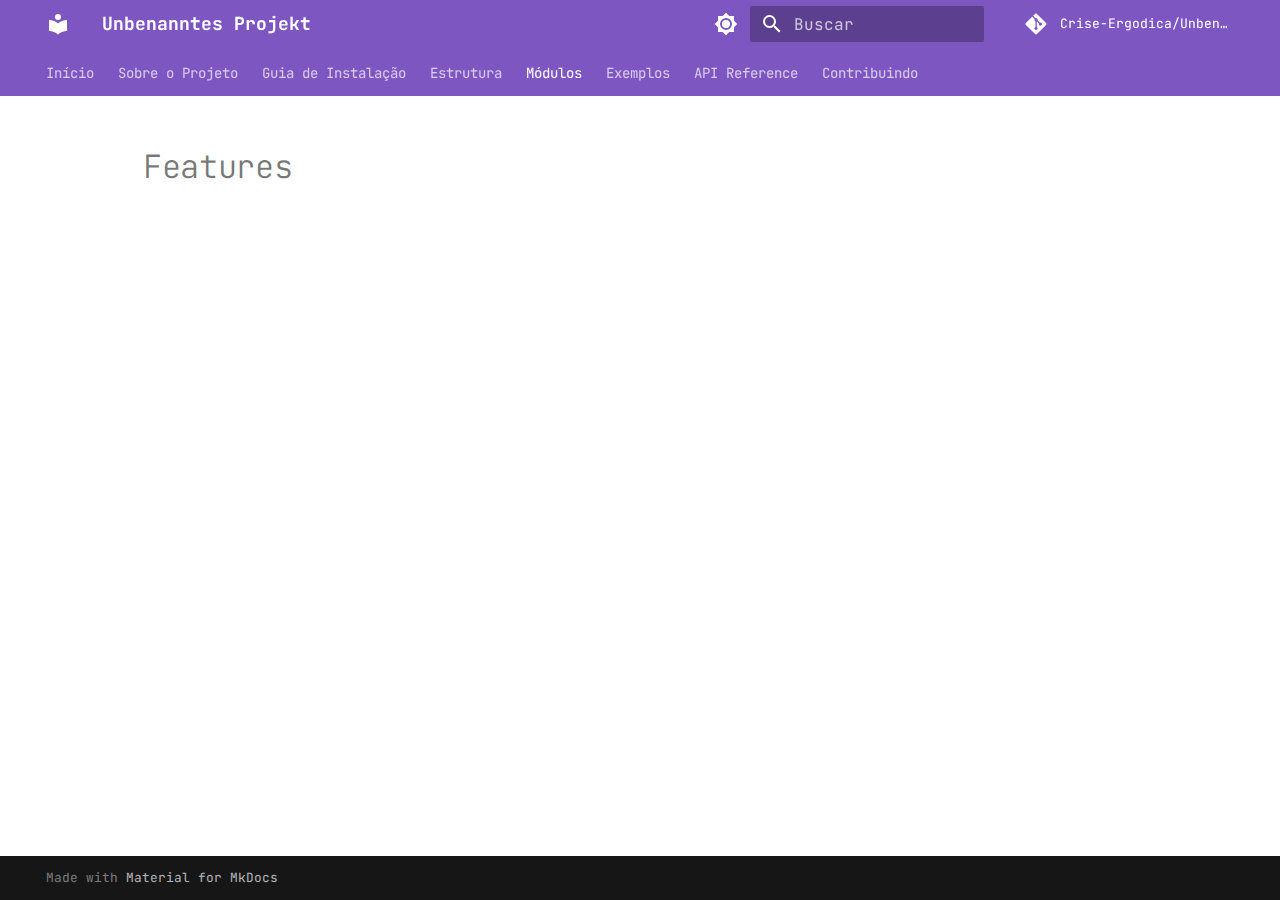
<file: modulos/features/index.html>
<!doctype html>
<html lang="pt" class="no-js">
  <head>
    
      <meta charset="utf-8">
      <meta name="viewport" content="width=device-width,initial-scale=1">
      
        <meta name="description" content="Biblioteca Python para automatização de workflows de Machine Learning">
      
      
        <meta name="author" content="Aurora Drumond Costa Magalhães">
      
      
        <link rel="canonical" href="https://crise-ergodica.github.io/Unbenanntes_Projekt/modulos/features/">
      
      
        <link rel="prev" href="../dataset/">
      
      
        <link rel="next" href="../plots/">
      
      
        
      
      
      <link rel="icon" href="../../assets/images/favicon.png">
      <meta name="generator" content="mkdocs-1.6.1, mkdocs-material-9.7.0">
    
    
      
        <title>Features - Unbenanntes Projekt</title>
      
    
    
      <link rel="stylesheet" href="../../assets/stylesheets/main.618322db.min.css">
      
        
        <link rel="stylesheet" href="../../assets/stylesheets/palette.ab4e12ef.min.css">
      
      


    
    
      
    
    
      
        
        
        <link rel="preconnect" href="https://fonts.gstatic.com" crossorigin>
        <link rel="stylesheet" href="https://fonts.googleapis.com/css?family=JetBrains+Mono:300,300i,400,400i,700,700i%7CFira+Code:400,400i,700,700i&display=fallback">
        <style>:root{--md-text-font:"JetBrains Mono";--md-code-font:"Fira Code"}</style>
      
    
    
      <link rel="stylesheet" href="../../stylesheets/extra.css">
    
    <script>__md_scope=new URL("../..",location),__md_hash=e=>[...e].reduce(((e,_)=>(e<<5)-e+_.charCodeAt(0)),0),__md_get=(e,_=localStorage,t=__md_scope)=>JSON.parse(_.getItem(t.pathname+"."+e)),__md_set=(e,_,t=localStorage,a=__md_scope)=>{try{t.setItem(a.pathname+"."+e,JSON.stringify(_))}catch(e){}}</script>
    
      

    
    
  </head>
  
  
    
    
      
    
    
    
    
    <body dir="ltr" data-md-color-scheme="default" data-md-color-primary="deep-purple" data-md-color-accent="amber">
  
    
    <input class="md-toggle" data-md-toggle="drawer" type="checkbox" id="__drawer" autocomplete="off">
    <input class="md-toggle" data-md-toggle="search" type="checkbox" id="__search" autocomplete="off">
    <label class="md-overlay" for="__drawer"></label>
    <div data-md-component="skip">
      
    </div>
    <div data-md-component="announce">
      
    </div>
    
    
      

<header class="md-header" data-md-component="header">
  <nav class="md-header__inner md-grid" aria-label="Cabeçalho">
    <a href="../.." title="Unbenanntes Projekt" class="md-header__button md-logo" aria-label="Unbenanntes Projekt" data-md-component="logo">
      
  
  <svg xmlns="http://www.w3.org/2000/svg" viewBox="0 0 24 24"><path d="M12 8a3 3 0 0 0 3-3 3 3 0 0 0-3-3 3 3 0 0 0-3 3 3 3 0 0 0 3 3m0 3.54C9.64 9.35 6.5 8 3 8v11c3.5 0 6.64 1.35 9 3.54 2.36-2.19 5.5-3.54 9-3.54V8c-3.5 0-6.64 1.35-9 3.54"/></svg>

    </a>
    <label class="md-header__button md-icon" for="__drawer">
      
      <svg xmlns="http://www.w3.org/2000/svg" viewBox="0 0 24 24"><path d="M3 6h18v2H3zm0 5h18v2H3zm0 5h18v2H3z"/></svg>
    </label>
    <div class="md-header__title" data-md-component="header-title">
      <div class="md-header__ellipsis">
        <div class="md-header__topic">
          <span class="md-ellipsis">
            Unbenanntes Projekt
          </span>
        </div>
        <div class="md-header__topic" data-md-component="header-topic">
          <span class="md-ellipsis">
            
              Features
            
          </span>
        </div>
      </div>
    </div>
    
      
        <form class="md-header__option" data-md-component="palette">
  
    
    
    
    <input class="md-option" data-md-color-media="" data-md-color-scheme="default" data-md-color-primary="deep-purple" data-md-color-accent="amber"  aria-label="Modo escuro"  type="radio" name="__palette" id="__palette_0">
    
      <label class="md-header__button md-icon" title="Modo escuro" for="__palette_1" hidden>
        <svg xmlns="http://www.w3.org/2000/svg" viewBox="0 0 24 24"><path d="M12 8a4 4 0 0 0-4 4 4 4 0 0 0 4 4 4 4 0 0 0 4-4 4 4 0 0 0-4-4m0 10a6 6 0 0 1-6-6 6 6 0 0 1 6-6 6 6 0 0 1 6 6 6 6 0 0 1-6 6m8-9.31V4h-4.69L12 .69 8.69 4H4v4.69L.69 12 4 15.31V20h4.69L12 23.31 15.31 20H20v-4.69L23.31 12z"/></svg>
      </label>
    
  
    
    
    
    <input class="md-option" data-md-color-media="" data-md-color-scheme="slate" data-md-color-primary="deep-purple" data-md-color-accent="amber"  aria-label="Modo claro"  type="radio" name="__palette" id="__palette_1">
    
      <label class="md-header__button md-icon" title="Modo claro" for="__palette_0" hidden>
        <svg xmlns="http://www.w3.org/2000/svg" viewBox="0 0 24 24"><path d="M12 18c-.89 0-1.74-.2-2.5-.55C11.56 16.5 13 14.42 13 12s-1.44-4.5-3.5-5.45C10.26 6.2 11.11 6 12 6a6 6 0 0 1 6 6 6 6 0 0 1-6 6m8-9.31V4h-4.69L12 .69 8.69 4H4v4.69L.69 12 4 15.31V20h4.69L12 23.31 15.31 20H20v-4.69L23.31 12z"/></svg>
      </label>
    
  
</form>
      
    
    
      <script>var palette=__md_get("__palette");if(palette&&palette.color){if("(prefers-color-scheme)"===palette.color.media){var media=matchMedia("(prefers-color-scheme: light)"),input=document.querySelector(media.matches?"[data-md-color-media='(prefers-color-scheme: light)']":"[data-md-color-media='(prefers-color-scheme: dark)']");palette.color.media=input.getAttribute("data-md-color-media"),palette.color.scheme=input.getAttribute("data-md-color-scheme"),palette.color.primary=input.getAttribute("data-md-color-primary"),palette.color.accent=input.getAttribute("data-md-color-accent")}for(var[key,value]of Object.entries(palette.color))document.body.setAttribute("data-md-color-"+key,value)}</script>
    
    
    
      
      
        <label class="md-header__button md-icon" for="__search">
          
          <svg xmlns="http://www.w3.org/2000/svg" viewBox="0 0 24 24"><path d="M9.5 3A6.5 6.5 0 0 1 16 9.5c0 1.61-.59 3.09-1.56 4.23l.27.27h.79l5 5-1.5 1.5-5-5v-.79l-.27-.27A6.52 6.52 0 0 1 9.5 16 6.5 6.5 0 0 1 3 9.5 6.5 6.5 0 0 1 9.5 3m0 2C7 5 5 7 5 9.5S7 14 9.5 14 14 12 14 9.5 12 5 9.5 5"/></svg>
        </label>
        <div class="md-search" data-md-component="search" role="dialog">
  <label class="md-search__overlay" for="__search"></label>
  <div class="md-search__inner" role="search">
    <form class="md-search__form" name="search">
      <input type="text" class="md-search__input" name="query" aria-label="Buscar" placeholder="Buscar" autocapitalize="off" autocorrect="off" autocomplete="off" spellcheck="false" data-md-component="search-query" required>
      <label class="md-search__icon md-icon" for="__search">
        
        <svg xmlns="http://www.w3.org/2000/svg" viewBox="0 0 24 24"><path d="M9.5 3A6.5 6.5 0 0 1 16 9.5c0 1.61-.59 3.09-1.56 4.23l.27.27h.79l5 5-1.5 1.5-5-5v-.79l-.27-.27A6.52 6.52 0 0 1 9.5 16 6.5 6.5 0 0 1 3 9.5 6.5 6.5 0 0 1 9.5 3m0 2C7 5 5 7 5 9.5S7 14 9.5 14 14 12 14 9.5 12 5 9.5 5"/></svg>
        
        <svg xmlns="http://www.w3.org/2000/svg" viewBox="0 0 24 24"><path d="M20 11v2H8l5.5 5.5-1.42 1.42L4.16 12l7.92-7.92L13.5 5.5 8 11z"/></svg>
      </label>
      <nav class="md-search__options" aria-label="Pesquisar">
        
        <button type="reset" class="md-search__icon md-icon" title="Limpar" aria-label="Limpar" tabindex="-1">
          
          <svg xmlns="http://www.w3.org/2000/svg" viewBox="0 0 24 24"><path d="M19 6.41 17.59 5 12 10.59 6.41 5 5 6.41 10.59 12 5 17.59 6.41 19 12 13.41 17.59 19 19 17.59 13.41 12z"/></svg>
        </button>
      </nav>
      
        <div class="md-search__suggest" data-md-component="search-suggest"></div>
      
    </form>
    <div class="md-search__output">
      <div class="md-search__scrollwrap" tabindex="0" data-md-scrollfix>
        <div class="md-search-result" data-md-component="search-result">
          <div class="md-search-result__meta">
            Inicializando busca
          </div>
          <ol class="md-search-result__list" role="presentation"></ol>
        </div>
      </div>
    </div>
  </div>
</div>
      
    
    
      <div class="md-header__source">
        <a href="https://github.com/Crise-Ergodica/Unbenanntes_Projekt" title="Ir para repositório" class="md-source" data-md-component="source">
  <div class="md-source__icon md-icon">
    
    <svg xmlns="http://www.w3.org/2000/svg" viewBox="0 0 448 512"><!--! Font Awesome Free 7.1.0 by @fontawesome - https://fontawesome.com License - https://fontawesome.com/license/free (Icons: CC BY 4.0, Fonts: SIL OFL 1.1, Code: MIT License) Copyright 2025 Fonticons, Inc.--><path d="M439.6 236.1 244 40.5c-5.4-5.5-12.8-8.5-20.4-8.5s-15 3-20.4 8.4L162.5 81l51.5 51.5c27.1-9.1 52.7 16.8 43.4 43.7l49.7 49.7c34.2-11.8 61.2 31 35.5 56.7-26.5 26.5-70.2-2.9-56-37.3L240.3 199v121.9c25.3 12.5 22.3 41.8 9.1 55-6.4 6.4-15.2 10.1-24.3 10.1s-17.8-3.6-24.3-10.1c-17.6-17.6-11.1-46.9 11.2-56v-123c-20.8-8.5-24.6-30.7-18.6-45L142.6 101 8.5 235.1C3 240.6 0 247.9 0 255.5s3 15 8.5 20.4l195.6 195.7c5.4 5.4 12.7 8.4 20.4 8.4s15-3 20.4-8.4l194.7-194.7c5.4-5.4 8.4-12.8 8.4-20.4s-3-15-8.4-20.4"/></svg>
  </div>
  <div class="md-source__repository">
    Crise-Ergodica/Unbenanntes_Projekt
  </div>
</a>
      </div>
    
  </nav>
  
</header>
    
    <div class="md-container" data-md-component="container">
      
      
        
          
            
<nav class="md-tabs" aria-label="Abas" data-md-component="tabs">
  <div class="md-grid">
    <ul class="md-tabs__list">
      
        
  
  
  
  
    <li class="md-tabs__item">
      <a href="../.." class="md-tabs__link">
        
  
  
    
  
  Início

      </a>
    </li>
  

      
        
  
  
  
  
    <li class="md-tabs__item">
      <a href="../../sobre/" class="md-tabs__link">
        
  
  
    
  
  Sobre o Projeto

      </a>
    </li>
  

      
        
  
  
  
  
    <li class="md-tabs__item">
      <a href="../../instalacao/" class="md-tabs__link">
        
  
  
    
  
  Guia de Instalação

      </a>
    </li>
  

      
        
  
  
  
  
    <li class="md-tabs__item">
      <a href="../../estrutura/" class="md-tabs__link">
        
  
  
    
  
  Estrutura

      </a>
    </li>
  

      
        
  
  
  
    
  
  
    
    
      <li class="md-tabs__item md-tabs__item--active">
        <a href="../" class="md-tabs__link">
          
  
  
  Módulos

        </a>
      </li>
    
  

      
        
  
  
  
  
    <li class="md-tabs__item">
      <a href="../../exemplos/" class="md-tabs__link">
        
  
  
    
  
  Exemplos

      </a>
    </li>
  

      
        
  
  
  
  
    <li class="md-tabs__item">
      <a href="../../api/" class="md-tabs__link">
        
  
  
    
  
  API Reference

      </a>
    </li>
  

      
        
  
  
  
  
    <li class="md-tabs__item">
      <a href="../../contribuindo/" class="md-tabs__link">
        
  
  
    
  
  Contribuindo

      </a>
    </li>
  

      
    </ul>
  </div>
</nav>
          
        
      
      <main class="md-main" data-md-component="main">
        <div class="md-main__inner md-grid">
          
            
              
              <div class="md-sidebar md-sidebar--primary" data-md-component="sidebar" data-md-type="navigation" >
                <div class="md-sidebar__scrollwrap">
                  <div class="md-sidebar__inner">
                    


  


<nav class="md-nav md-nav--primary md-nav--lifted" aria-label="Navegação" data-md-level="0">
  <label class="md-nav__title" for="__drawer">
    <a href="../.." title="Unbenanntes Projekt" class="md-nav__button md-logo" aria-label="Unbenanntes Projekt" data-md-component="logo">
      
  
  <svg xmlns="http://www.w3.org/2000/svg" viewBox="0 0 24 24"><path d="M12 8a3 3 0 0 0 3-3 3 3 0 0 0-3-3 3 3 0 0 0-3 3 3 3 0 0 0 3 3m0 3.54C9.64 9.35 6.5 8 3 8v11c3.5 0 6.64 1.35 9 3.54 2.36-2.19 5.5-3.54 9-3.54V8c-3.5 0-6.64 1.35-9 3.54"/></svg>

    </a>
    Unbenanntes Projekt
  </label>
  
    <div class="md-nav__source">
      <a href="https://github.com/Crise-Ergodica/Unbenanntes_Projekt" title="Ir para repositório" class="md-source" data-md-component="source">
  <div class="md-source__icon md-icon">
    
    <svg xmlns="http://www.w3.org/2000/svg" viewBox="0 0 448 512"><!--! Font Awesome Free 7.1.0 by @fontawesome - https://fontawesome.com License - https://fontawesome.com/license/free (Icons: CC BY 4.0, Fonts: SIL OFL 1.1, Code: MIT License) Copyright 2025 Fonticons, Inc.--><path d="M439.6 236.1 244 40.5c-5.4-5.5-12.8-8.5-20.4-8.5s-15 3-20.4 8.4L162.5 81l51.5 51.5c27.1-9.1 52.7 16.8 43.4 43.7l49.7 49.7c34.2-11.8 61.2 31 35.5 56.7-26.5 26.5-70.2-2.9-56-37.3L240.3 199v121.9c25.3 12.5 22.3 41.8 9.1 55-6.4 6.4-15.2 10.1-24.3 10.1s-17.8-3.6-24.3-10.1c-17.6-17.6-11.1-46.9 11.2-56v-123c-20.8-8.5-24.6-30.7-18.6-45L142.6 101 8.5 235.1C3 240.6 0 247.9 0 255.5s3 15 8.5 20.4l195.6 195.7c5.4 5.4 12.7 8.4 20.4 8.4s15-3 20.4-8.4l194.7-194.7c5.4-5.4 8.4-12.8 8.4-20.4s-3-15-8.4-20.4"/></svg>
  </div>
  <div class="md-source__repository">
    Crise-Ergodica/Unbenanntes_Projekt
  </div>
</a>
    </div>
  
  <ul class="md-nav__list" data-md-scrollfix>
    
      
      
  
  
  
  
    <li class="md-nav__item">
      <a href="../.." class="md-nav__link">
        
  
  
  <span class="md-ellipsis">
    
  
    Início
  

    
  </span>
  
  

      </a>
    </li>
  

    
      
      
  
  
  
  
    <li class="md-nav__item">
      <a href="../../sobre/" class="md-nav__link">
        
  
  
  <span class="md-ellipsis">
    
  
    Sobre o Projeto
  

    
  </span>
  
  

      </a>
    </li>
  

    
      
      
  
  
  
  
    <li class="md-nav__item">
      <a href="../../instalacao/" class="md-nav__link">
        
  
  
  <span class="md-ellipsis">
    
  
    Guia de Instalação
  

    
  </span>
  
  

      </a>
    </li>
  

    
      
      
  
  
  
  
    <li class="md-nav__item">
      <a href="../../estrutura/" class="md-nav__link">
        
  
  
  <span class="md-ellipsis">
    
  
    Estrutura
  

    
  </span>
  
  

      </a>
    </li>
  

    
      
      
  
  
    
  
  
  
    
    
    
    
      
        
        
      
      
        
      
    
    
    <li class="md-nav__item md-nav__item--active md-nav__item--section md-nav__item--nested">
      
        
        
        <input class="md-nav__toggle md-toggle " type="checkbox" id="__nav_5" checked>
        
          
          <label class="md-nav__link" for="__nav_5" id="__nav_5_label" tabindex="">
            
  
  
  <span class="md-ellipsis">
    
  
    Módulos
  

    
  </span>
  
  

            <span class="md-nav__icon md-icon"></span>
          </label>
        
        <nav class="md-nav" data-md-level="1" aria-labelledby="__nav_5_label" aria-expanded="true">
          <label class="md-nav__title" for="__nav_5">
            <span class="md-nav__icon md-icon"></span>
            
  
    Módulos
  

          </label>
          <ul class="md-nav__list" data-md-scrollfix>
            
              
                
  
  
  
  
    <li class="md-nav__item">
      <a href="../" class="md-nav__link">
        
  
  
  <span class="md-ellipsis">
    
  
    Visão Geral
  

    
  </span>
  
  

      </a>
    </li>
  

              
            
              
                
  
  
  
  
    <li class="md-nav__item">
      <a href="../treino/" class="md-nav__link">
        
  
  
  <span class="md-ellipsis">
    
  
    Treino
  

    
  </span>
  
  

      </a>
    </li>
  

              
            
              
                
  
  
  
  
    <li class="md-nav__item">
      <a href="../teste/" class="md-nav__link">
        
  
  
  <span class="md-ellipsis">
    
  
    Teste & Avaliação
  

    
  </span>
  
  

      </a>
    </li>
  

              
            
              
                
  
  
  
  
    <li class="md-nav__item">
      <a href="../dataset/" class="md-nav__link">
        
  
  
  <span class="md-ellipsis">
    
  
    Dataset
  

    
  </span>
  
  

      </a>
    </li>
  

              
            
              
                
  
  
    
  
  
  
    <li class="md-nav__item md-nav__item--active">
      
      <input class="md-nav__toggle md-toggle" type="checkbox" id="__toc">
      
      
      
      <a href="./" class="md-nav__link md-nav__link--active">
        
  
  
  <span class="md-ellipsis">
    
  
    Features
  

    
  </span>
  
  

      </a>
      
    </li>
  

              
            
              
                
  
  
  
  
    <li class="md-nav__item">
      <a href="../plots/" class="md-nav__link">
        
  
  
  <span class="md-ellipsis">
    
  
    Plots
  

    
  </span>
  
  

      </a>
    </li>
  

              
            
          </ul>
        </nav>
      
    </li>
  

    
      
      
  
  
  
  
    <li class="md-nav__item">
      <a href="../../exemplos/" class="md-nav__link">
        
  
  
  <span class="md-ellipsis">
    
  
    Exemplos
  

    
  </span>
  
  

      </a>
    </li>
  

    
      
      
  
  
  
  
    <li class="md-nav__item">
      <a href="../../api/" class="md-nav__link">
        
  
  
  <span class="md-ellipsis">
    
  
    API Reference
  

    
  </span>
  
  

      </a>
    </li>
  

    
      
      
  
  
  
  
    <li class="md-nav__item">
      <a href="../../contribuindo/" class="md-nav__link">
        
  
  
  <span class="md-ellipsis">
    
  
    Contribuindo
  

    
  </span>
  
  

      </a>
    </li>
  

    
  </ul>
</nav>
                  </div>
                </div>
              </div>
            
            
              
              <div class="md-sidebar md-sidebar--secondary" data-md-component="sidebar" data-md-type="toc" >
                <div class="md-sidebar__scrollwrap">
                  <div class="md-sidebar__inner">
                    

<nav class="md-nav md-nav--secondary" aria-label="Índice">
  
  
  
  
</nav>
                  </div>
                </div>
              </div>
            
          
          
            <div class="md-content" data-md-component="content">
              
              <article class="md-content__inner md-typeset">
                
                  


  
  


  <h1>Features</h1>














                
              </article>
            </div>
          
          
<script>var target=document.getElementById(location.hash.slice(1));target&&target.name&&(target.checked=target.name.startsWith("__tabbed_"))</script>
        </div>
        
          <button type="button" class="md-top md-icon" data-md-component="top" hidden>
  
  <svg xmlns="http://www.w3.org/2000/svg" viewBox="0 0 24 24"><path d="M13 20h-2V8l-5.5 5.5-1.42-1.42L12 4.16l7.92 7.92-1.42 1.42L13 8z"/></svg>
  Voltar para o topo
</button>
        
      </main>
      
        <footer class="md-footer">
  
  <div class="md-footer-meta md-typeset">
    <div class="md-footer-meta__inner md-grid">
      <div class="md-copyright">
  
  
    Made with
    <a href="https://squidfunk.github.io/mkdocs-material/" target="_blank" rel="noopener">
      Material for MkDocs
    </a>
  
</div>
      
    </div>
  </div>
</footer>
      
    </div>
    <div class="md-dialog" data-md-component="dialog">
      <div class="md-dialog__inner md-typeset"></div>
    </div>
    
    
    
      
      
      <script id="__config" type="application/json">{"annotate": null, "base": "../..", "features": ["navigation.tabs", "navigation.sections", "navigation.expand", "navigation.top", "search.suggest", "search.highlight", "content.code.copy", "content.code.annotate"], "search": "../../assets/javascripts/workers/search.7a47a382.min.js", "tags": null, "translations": {"clipboard.copied": "Copiado para \u00e1rea de transfer\u00eancia", "clipboard.copy": "Copiar para \u00e1rea de transfer\u00eancia", "search.result.more.one": "mais 1 nesta p\u00e1gina", "search.result.more.other": "# mais nesta p\u00e1gina", "search.result.none": "Nenhum documento encontrado", "search.result.one": "1 documento encontrado", "search.result.other": "# documentos encontrados", "search.result.placeholder": "Digite para iniciar a busca", "search.result.term.missing": "Ausente", "select.version": "Selecione a vers\u00e3o"}, "version": null}</script>
    
    
      <script src="../../assets/javascripts/bundle.e71a0d61.min.js"></script>
      
    
  </body>
</html>
</file>
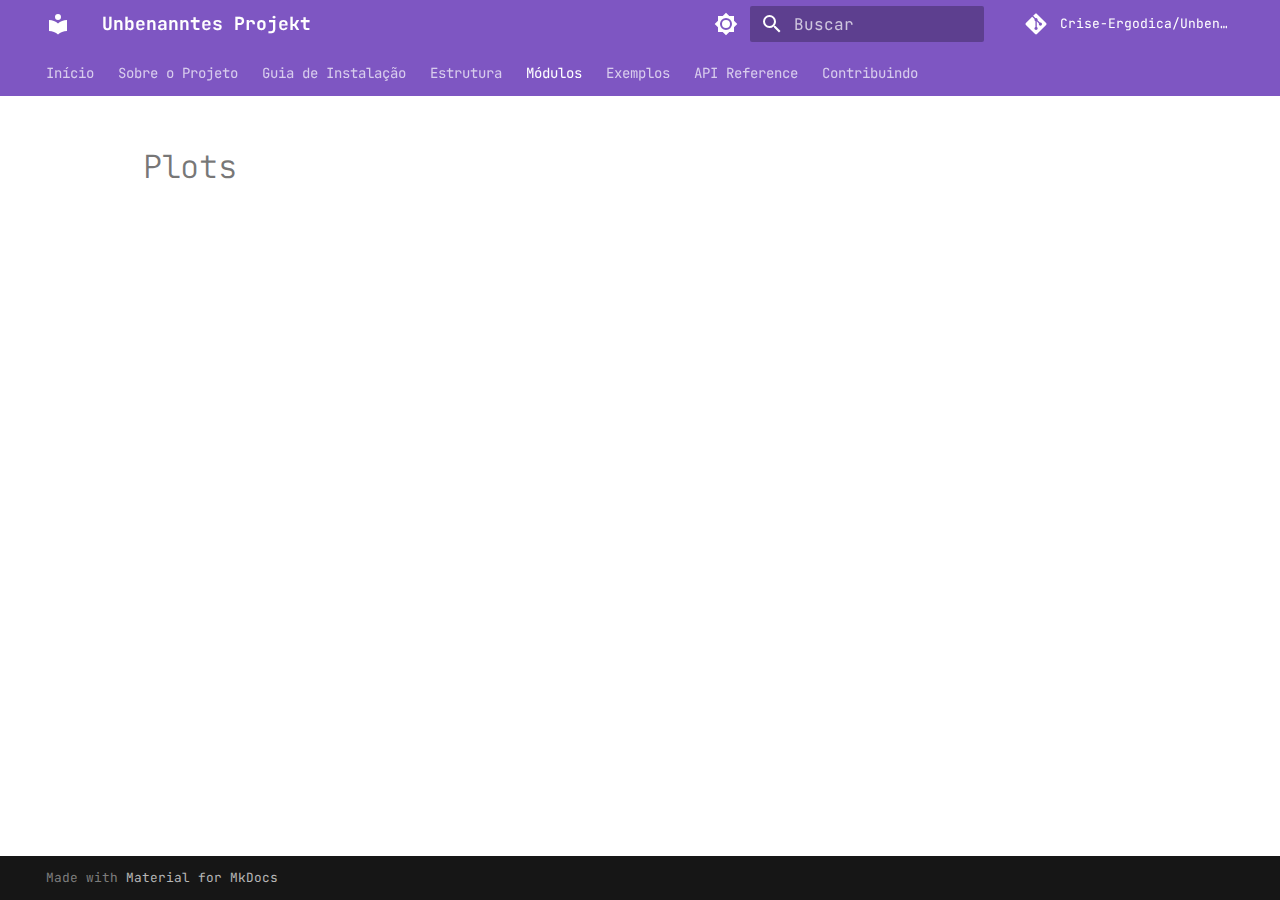
<file: modulos/plots/index.html>
<!doctype html>
<html lang="pt" class="no-js">
  <head>
    
      <meta charset="utf-8">
      <meta name="viewport" content="width=device-width,initial-scale=1">
      
        <meta name="description" content="Biblioteca Python para automatização de workflows de Machine Learning">
      
      
        <meta name="author" content="Aurora Drumond Costa Magalhães">
      
      
        <link rel="canonical" href="https://crise-ergodica.github.io/Unbenanntes_Projekt/modulos/plots/">
      
      
        <link rel="prev" href="../features/">
      
      
        <link rel="next" href="../../exemplos/">
      
      
        
      
      
      <link rel="icon" href="../../assets/images/favicon.png">
      <meta name="generator" content="mkdocs-1.6.1, mkdocs-material-9.7.0">
    
    
      
        <title>Plots - Unbenanntes Projekt</title>
      
    
    
      <link rel="stylesheet" href="../../assets/stylesheets/main.618322db.min.css">
      
        
        <link rel="stylesheet" href="../../assets/stylesheets/palette.ab4e12ef.min.css">
      
      


    
    
      
    
    
      
        
        
        <link rel="preconnect" href="https://fonts.gstatic.com" crossorigin>
        <link rel="stylesheet" href="https://fonts.googleapis.com/css?family=JetBrains+Mono:300,300i,400,400i,700,700i%7CFira+Code:400,400i,700,700i&display=fallback">
        <style>:root{--md-text-font:"JetBrains Mono";--md-code-font:"Fira Code"}</style>
      
    
    
      <link rel="stylesheet" href="../../stylesheets/extra.css">
    
    <script>__md_scope=new URL("../..",location),__md_hash=e=>[...e].reduce(((e,_)=>(e<<5)-e+_.charCodeAt(0)),0),__md_get=(e,_=localStorage,t=__md_scope)=>JSON.parse(_.getItem(t.pathname+"."+e)),__md_set=(e,_,t=localStorage,a=__md_scope)=>{try{t.setItem(a.pathname+"."+e,JSON.stringify(_))}catch(e){}}</script>
    
      

    
    
  </head>
  
  
    
    
      
    
    
    
    
    <body dir="ltr" data-md-color-scheme="default" data-md-color-primary="deep-purple" data-md-color-accent="amber">
  
    
    <input class="md-toggle" data-md-toggle="drawer" type="checkbox" id="__drawer" autocomplete="off">
    <input class="md-toggle" data-md-toggle="search" type="checkbox" id="__search" autocomplete="off">
    <label class="md-overlay" for="__drawer"></label>
    <div data-md-component="skip">
      
    </div>
    <div data-md-component="announce">
      
    </div>
    
    
      

<header class="md-header" data-md-component="header">
  <nav class="md-header__inner md-grid" aria-label="Cabeçalho">
    <a href="../.." title="Unbenanntes Projekt" class="md-header__button md-logo" aria-label="Unbenanntes Projekt" data-md-component="logo">
      
  
  <svg xmlns="http://www.w3.org/2000/svg" viewBox="0 0 24 24"><path d="M12 8a3 3 0 0 0 3-3 3 3 0 0 0-3-3 3 3 0 0 0-3 3 3 3 0 0 0 3 3m0 3.54C9.64 9.35 6.5 8 3 8v11c3.5 0 6.64 1.35 9 3.54 2.36-2.19 5.5-3.54 9-3.54V8c-3.5 0-6.64 1.35-9 3.54"/></svg>

    </a>
    <label class="md-header__button md-icon" for="__drawer">
      
      <svg xmlns="http://www.w3.org/2000/svg" viewBox="0 0 24 24"><path d="M3 6h18v2H3zm0 5h18v2H3zm0 5h18v2H3z"/></svg>
    </label>
    <div class="md-header__title" data-md-component="header-title">
      <div class="md-header__ellipsis">
        <div class="md-header__topic">
          <span class="md-ellipsis">
            Unbenanntes Projekt
          </span>
        </div>
        <div class="md-header__topic" data-md-component="header-topic">
          <span class="md-ellipsis">
            
              Plots
            
          </span>
        </div>
      </div>
    </div>
    
      
        <form class="md-header__option" data-md-component="palette">
  
    
    
    
    <input class="md-option" data-md-color-media="" data-md-color-scheme="default" data-md-color-primary="deep-purple" data-md-color-accent="amber"  aria-label="Modo escuro"  type="radio" name="__palette" id="__palette_0">
    
      <label class="md-header__button md-icon" title="Modo escuro" for="__palette_1" hidden>
        <svg xmlns="http://www.w3.org/2000/svg" viewBox="0 0 24 24"><path d="M12 8a4 4 0 0 0-4 4 4 4 0 0 0 4 4 4 4 0 0 0 4-4 4 4 0 0 0-4-4m0 10a6 6 0 0 1-6-6 6 6 0 0 1 6-6 6 6 0 0 1 6 6 6 6 0 0 1-6 6m8-9.31V4h-4.69L12 .69 8.69 4H4v4.69L.69 12 4 15.31V20h4.69L12 23.31 15.31 20H20v-4.69L23.31 12z"/></svg>
      </label>
    
  
    
    
    
    <input class="md-option" data-md-color-media="" data-md-color-scheme="slate" data-md-color-primary="deep-purple" data-md-color-accent="amber"  aria-label="Modo claro"  type="radio" name="__palette" id="__palette_1">
    
      <label class="md-header__button md-icon" title="Modo claro" for="__palette_0" hidden>
        <svg xmlns="http://www.w3.org/2000/svg" viewBox="0 0 24 24"><path d="M12 18c-.89 0-1.74-.2-2.5-.55C11.56 16.5 13 14.42 13 12s-1.44-4.5-3.5-5.45C10.26 6.2 11.11 6 12 6a6 6 0 0 1 6 6 6 6 0 0 1-6 6m8-9.31V4h-4.69L12 .69 8.69 4H4v4.69L.69 12 4 15.31V20h4.69L12 23.31 15.31 20H20v-4.69L23.31 12z"/></svg>
      </label>
    
  
</form>
      
    
    
      <script>var palette=__md_get("__palette");if(palette&&palette.color){if("(prefers-color-scheme)"===palette.color.media){var media=matchMedia("(prefers-color-scheme: light)"),input=document.querySelector(media.matches?"[data-md-color-media='(prefers-color-scheme: light)']":"[data-md-color-media='(prefers-color-scheme: dark)']");palette.color.media=input.getAttribute("data-md-color-media"),palette.color.scheme=input.getAttribute("data-md-color-scheme"),palette.color.primary=input.getAttribute("data-md-color-primary"),palette.color.accent=input.getAttribute("data-md-color-accent")}for(var[key,value]of Object.entries(palette.color))document.body.setAttribute("data-md-color-"+key,value)}</script>
    
    
    
      
      
        <label class="md-header__button md-icon" for="__search">
          
          <svg xmlns="http://www.w3.org/2000/svg" viewBox="0 0 24 24"><path d="M9.5 3A6.5 6.5 0 0 1 16 9.5c0 1.61-.59 3.09-1.56 4.23l.27.27h.79l5 5-1.5 1.5-5-5v-.79l-.27-.27A6.52 6.52 0 0 1 9.5 16 6.5 6.5 0 0 1 3 9.5 6.5 6.5 0 0 1 9.5 3m0 2C7 5 5 7 5 9.5S7 14 9.5 14 14 12 14 9.5 12 5 9.5 5"/></svg>
        </label>
        <div class="md-search" data-md-component="search" role="dialog">
  <label class="md-search__overlay" for="__search"></label>
  <div class="md-search__inner" role="search">
    <form class="md-search__form" name="search">
      <input type="text" class="md-search__input" name="query" aria-label="Buscar" placeholder="Buscar" autocapitalize="off" autocorrect="off" autocomplete="off" spellcheck="false" data-md-component="search-query" required>
      <label class="md-search__icon md-icon" for="__search">
        
        <svg xmlns="http://www.w3.org/2000/svg" viewBox="0 0 24 24"><path d="M9.5 3A6.5 6.5 0 0 1 16 9.5c0 1.61-.59 3.09-1.56 4.23l.27.27h.79l5 5-1.5 1.5-5-5v-.79l-.27-.27A6.52 6.52 0 0 1 9.5 16 6.5 6.5 0 0 1 3 9.5 6.5 6.5 0 0 1 9.5 3m0 2C7 5 5 7 5 9.5S7 14 9.5 14 14 12 14 9.5 12 5 9.5 5"/></svg>
        
        <svg xmlns="http://www.w3.org/2000/svg" viewBox="0 0 24 24"><path d="M20 11v2H8l5.5 5.5-1.42 1.42L4.16 12l7.92-7.92L13.5 5.5 8 11z"/></svg>
      </label>
      <nav class="md-search__options" aria-label="Pesquisar">
        
        <button type="reset" class="md-search__icon md-icon" title="Limpar" aria-label="Limpar" tabindex="-1">
          
          <svg xmlns="http://www.w3.org/2000/svg" viewBox="0 0 24 24"><path d="M19 6.41 17.59 5 12 10.59 6.41 5 5 6.41 10.59 12 5 17.59 6.41 19 12 13.41 17.59 19 19 17.59 13.41 12z"/></svg>
        </button>
      </nav>
      
        <div class="md-search__suggest" data-md-component="search-suggest"></div>
      
    </form>
    <div class="md-search__output">
      <div class="md-search__scrollwrap" tabindex="0" data-md-scrollfix>
        <div class="md-search-result" data-md-component="search-result">
          <div class="md-search-result__meta">
            Inicializando busca
          </div>
          <ol class="md-search-result__list" role="presentation"></ol>
        </div>
      </div>
    </div>
  </div>
</div>
      
    
    
      <div class="md-header__source">
        <a href="https://github.com/Crise-Ergodica/Unbenanntes_Projekt" title="Ir para repositório" class="md-source" data-md-component="source">
  <div class="md-source__icon md-icon">
    
    <svg xmlns="http://www.w3.org/2000/svg" viewBox="0 0 448 512"><!--! Font Awesome Free 7.1.0 by @fontawesome - https://fontawesome.com License - https://fontawesome.com/license/free (Icons: CC BY 4.0, Fonts: SIL OFL 1.1, Code: MIT License) Copyright 2025 Fonticons, Inc.--><path d="M439.6 236.1 244 40.5c-5.4-5.5-12.8-8.5-20.4-8.5s-15 3-20.4 8.4L162.5 81l51.5 51.5c27.1-9.1 52.7 16.8 43.4 43.7l49.7 49.7c34.2-11.8 61.2 31 35.5 56.7-26.5 26.5-70.2-2.9-56-37.3L240.3 199v121.9c25.3 12.5 22.3 41.8 9.1 55-6.4 6.4-15.2 10.1-24.3 10.1s-17.8-3.6-24.3-10.1c-17.6-17.6-11.1-46.9 11.2-56v-123c-20.8-8.5-24.6-30.7-18.6-45L142.6 101 8.5 235.1C3 240.6 0 247.9 0 255.5s3 15 8.5 20.4l195.6 195.7c5.4 5.4 12.7 8.4 20.4 8.4s15-3 20.4-8.4l194.7-194.7c5.4-5.4 8.4-12.8 8.4-20.4s-3-15-8.4-20.4"/></svg>
  </div>
  <div class="md-source__repository">
    Crise-Ergodica/Unbenanntes_Projekt
  </div>
</a>
      </div>
    
  </nav>
  
</header>
    
    <div class="md-container" data-md-component="container">
      
      
        
          
            
<nav class="md-tabs" aria-label="Abas" data-md-component="tabs">
  <div class="md-grid">
    <ul class="md-tabs__list">
      
        
  
  
  
  
    <li class="md-tabs__item">
      <a href="../.." class="md-tabs__link">
        
  
  
    
  
  Início

      </a>
    </li>
  

      
        
  
  
  
  
    <li class="md-tabs__item">
      <a href="../../sobre/" class="md-tabs__link">
        
  
  
    
  
  Sobre o Projeto

      </a>
    </li>
  

      
        
  
  
  
  
    <li class="md-tabs__item">
      <a href="../../instalacao/" class="md-tabs__link">
        
  
  
    
  
  Guia de Instalação

      </a>
    </li>
  

      
        
  
  
  
  
    <li class="md-tabs__item">
      <a href="../../estrutura/" class="md-tabs__link">
        
  
  
    
  
  Estrutura

      </a>
    </li>
  

      
        
  
  
  
    
  
  
    
    
      <li class="md-tabs__item md-tabs__item--active">
        <a href="../" class="md-tabs__link">
          
  
  
  Módulos

        </a>
      </li>
    
  

      
        
  
  
  
  
    <li class="md-tabs__item">
      <a href="../../exemplos/" class="md-tabs__link">
        
  
  
    
  
  Exemplos

      </a>
    </li>
  

      
        
  
  
  
  
    <li class="md-tabs__item">
      <a href="../../api/" class="md-tabs__link">
        
  
  
    
  
  API Reference

      </a>
    </li>
  

      
        
  
  
  
  
    <li class="md-tabs__item">
      <a href="../../contribuindo/" class="md-tabs__link">
        
  
  
    
  
  Contribuindo

      </a>
    </li>
  

      
    </ul>
  </div>
</nav>
          
        
      
      <main class="md-main" data-md-component="main">
        <div class="md-main__inner md-grid">
          
            
              
              <div class="md-sidebar md-sidebar--primary" data-md-component="sidebar" data-md-type="navigation" >
                <div class="md-sidebar__scrollwrap">
                  <div class="md-sidebar__inner">
                    


  


<nav class="md-nav md-nav--primary md-nav--lifted" aria-label="Navegação" data-md-level="0">
  <label class="md-nav__title" for="__drawer">
    <a href="../.." title="Unbenanntes Projekt" class="md-nav__button md-logo" aria-label="Unbenanntes Projekt" data-md-component="logo">
      
  
  <svg xmlns="http://www.w3.org/2000/svg" viewBox="0 0 24 24"><path d="M12 8a3 3 0 0 0 3-3 3 3 0 0 0-3-3 3 3 0 0 0-3 3 3 3 0 0 0 3 3m0 3.54C9.64 9.35 6.5 8 3 8v11c3.5 0 6.64 1.35 9 3.54 2.36-2.19 5.5-3.54 9-3.54V8c-3.5 0-6.64 1.35-9 3.54"/></svg>

    </a>
    Unbenanntes Projekt
  </label>
  
    <div class="md-nav__source">
      <a href="https://github.com/Crise-Ergodica/Unbenanntes_Projekt" title="Ir para repositório" class="md-source" data-md-component="source">
  <div class="md-source__icon md-icon">
    
    <svg xmlns="http://www.w3.org/2000/svg" viewBox="0 0 448 512"><!--! Font Awesome Free 7.1.0 by @fontawesome - https://fontawesome.com License - https://fontawesome.com/license/free (Icons: CC BY 4.0, Fonts: SIL OFL 1.1, Code: MIT License) Copyright 2025 Fonticons, Inc.--><path d="M439.6 236.1 244 40.5c-5.4-5.5-12.8-8.5-20.4-8.5s-15 3-20.4 8.4L162.5 81l51.5 51.5c27.1-9.1 52.7 16.8 43.4 43.7l49.7 49.7c34.2-11.8 61.2 31 35.5 56.7-26.5 26.5-70.2-2.9-56-37.3L240.3 199v121.9c25.3 12.5 22.3 41.8 9.1 55-6.4 6.4-15.2 10.1-24.3 10.1s-17.8-3.6-24.3-10.1c-17.6-17.6-11.1-46.9 11.2-56v-123c-20.8-8.5-24.6-30.7-18.6-45L142.6 101 8.5 235.1C3 240.6 0 247.9 0 255.5s3 15 8.5 20.4l195.6 195.7c5.4 5.4 12.7 8.4 20.4 8.4s15-3 20.4-8.4l194.7-194.7c5.4-5.4 8.4-12.8 8.4-20.4s-3-15-8.4-20.4"/></svg>
  </div>
  <div class="md-source__repository">
    Crise-Ergodica/Unbenanntes_Projekt
  </div>
</a>
    </div>
  
  <ul class="md-nav__list" data-md-scrollfix>
    
      
      
  
  
  
  
    <li class="md-nav__item">
      <a href="../.." class="md-nav__link">
        
  
  
  <span class="md-ellipsis">
    
  
    Início
  

    
  </span>
  
  

      </a>
    </li>
  

    
      
      
  
  
  
  
    <li class="md-nav__item">
      <a href="../../sobre/" class="md-nav__link">
        
  
  
  <span class="md-ellipsis">
    
  
    Sobre o Projeto
  

    
  </span>
  
  

      </a>
    </li>
  

    
      
      
  
  
  
  
    <li class="md-nav__item">
      <a href="../../instalacao/" class="md-nav__link">
        
  
  
  <span class="md-ellipsis">
    
  
    Guia de Instalação
  

    
  </span>
  
  

      </a>
    </li>
  

    
      
      
  
  
  
  
    <li class="md-nav__item">
      <a href="../../estrutura/" class="md-nav__link">
        
  
  
  <span class="md-ellipsis">
    
  
    Estrutura
  

    
  </span>
  
  

      </a>
    </li>
  

    
      
      
  
  
    
  
  
  
    
    
    
    
      
        
        
      
      
        
      
    
    
    <li class="md-nav__item md-nav__item--active md-nav__item--section md-nav__item--nested">
      
        
        
        <input class="md-nav__toggle md-toggle " type="checkbox" id="__nav_5" checked>
        
          
          <label class="md-nav__link" for="__nav_5" id="__nav_5_label" tabindex="">
            
  
  
  <span class="md-ellipsis">
    
  
    Módulos
  

    
  </span>
  
  

            <span class="md-nav__icon md-icon"></span>
          </label>
        
        <nav class="md-nav" data-md-level="1" aria-labelledby="__nav_5_label" aria-expanded="true">
          <label class="md-nav__title" for="__nav_5">
            <span class="md-nav__icon md-icon"></span>
            
  
    Módulos
  

          </label>
          <ul class="md-nav__list" data-md-scrollfix>
            
              
                
  
  
  
  
    <li class="md-nav__item">
      <a href="../" class="md-nav__link">
        
  
  
  <span class="md-ellipsis">
    
  
    Visão Geral
  

    
  </span>
  
  

      </a>
    </li>
  

              
            
              
                
  
  
  
  
    <li class="md-nav__item">
      <a href="../treino/" class="md-nav__link">
        
  
  
  <span class="md-ellipsis">
    
  
    Treino
  

    
  </span>
  
  

      </a>
    </li>
  

              
            
              
                
  
  
  
  
    <li class="md-nav__item">
      <a href="../teste/" class="md-nav__link">
        
  
  
  <span class="md-ellipsis">
    
  
    Teste & Avaliação
  

    
  </span>
  
  

      </a>
    </li>
  

              
            
              
                
  
  
  
  
    <li class="md-nav__item">
      <a href="../dataset/" class="md-nav__link">
        
  
  
  <span class="md-ellipsis">
    
  
    Dataset
  

    
  </span>
  
  

      </a>
    </li>
  

              
            
              
                
  
  
  
  
    <li class="md-nav__item">
      <a href="../features/" class="md-nav__link">
        
  
  
  <span class="md-ellipsis">
    
  
    Features
  

    
  </span>
  
  

      </a>
    </li>
  

              
            
              
                
  
  
    
  
  
  
    <li class="md-nav__item md-nav__item--active">
      
      <input class="md-nav__toggle md-toggle" type="checkbox" id="__toc">
      
      
      
      <a href="./" class="md-nav__link md-nav__link--active">
        
  
  
  <span class="md-ellipsis">
    
  
    Plots
  

    
  </span>
  
  

      </a>
      
    </li>
  

              
            
          </ul>
        </nav>
      
    </li>
  

    
      
      
  
  
  
  
    <li class="md-nav__item">
      <a href="../../exemplos/" class="md-nav__link">
        
  
  
  <span class="md-ellipsis">
    
  
    Exemplos
  

    
  </span>
  
  

      </a>
    </li>
  

    
      
      
  
  
  
  
    <li class="md-nav__item">
      <a href="../../api/" class="md-nav__link">
        
  
  
  <span class="md-ellipsis">
    
  
    API Reference
  

    
  </span>
  
  

      </a>
    </li>
  

    
      
      
  
  
  
  
    <li class="md-nav__item">
      <a href="../../contribuindo/" class="md-nav__link">
        
  
  
  <span class="md-ellipsis">
    
  
    Contribuindo
  

    
  </span>
  
  

      </a>
    </li>
  

    
  </ul>
</nav>
                  </div>
                </div>
              </div>
            
            
              
              <div class="md-sidebar md-sidebar--secondary" data-md-component="sidebar" data-md-type="toc" >
                <div class="md-sidebar__scrollwrap">
                  <div class="md-sidebar__inner">
                    

<nav class="md-nav md-nav--secondary" aria-label="Índice">
  
  
  
  
</nav>
                  </div>
                </div>
              </div>
            
          
          
            <div class="md-content" data-md-component="content">
              
              <article class="md-content__inner md-typeset">
                
                  


  
  


  <h1>Plots</h1>














                
              </article>
            </div>
          
          
<script>var target=document.getElementById(location.hash.slice(1));target&&target.name&&(target.checked=target.name.startsWith("__tabbed_"))</script>
        </div>
        
          <button type="button" class="md-top md-icon" data-md-component="top" hidden>
  
  <svg xmlns="http://www.w3.org/2000/svg" viewBox="0 0 24 24"><path d="M13 20h-2V8l-5.5 5.5-1.42-1.42L12 4.16l7.92 7.92-1.42 1.42L13 8z"/></svg>
  Voltar para o topo
</button>
        
      </main>
      
        <footer class="md-footer">
  
  <div class="md-footer-meta md-typeset">
    <div class="md-footer-meta__inner md-grid">
      <div class="md-copyright">
  
  
    Made with
    <a href="https://squidfunk.github.io/mkdocs-material/" target="_blank" rel="noopener">
      Material for MkDocs
    </a>
  
</div>
      
    </div>
  </div>
</footer>
      
    </div>
    <div class="md-dialog" data-md-component="dialog">
      <div class="md-dialog__inner md-typeset"></div>
    </div>
    
    
    
      
      
      <script id="__config" type="application/json">{"annotate": null, "base": "../..", "features": ["navigation.tabs", "navigation.sections", "navigation.expand", "navigation.top", "search.suggest", "search.highlight", "content.code.copy", "content.code.annotate"], "search": "../../assets/javascripts/workers/search.7a47a382.min.js", "tags": null, "translations": {"clipboard.copied": "Copiado para \u00e1rea de transfer\u00eancia", "clipboard.copy": "Copiar para \u00e1rea de transfer\u00eancia", "search.result.more.one": "mais 1 nesta p\u00e1gina", "search.result.more.other": "# mais nesta p\u00e1gina", "search.result.none": "Nenhum documento encontrado", "search.result.one": "1 documento encontrado", "search.result.other": "# documentos encontrados", "search.result.placeholder": "Digite para iniciar a busca", "search.result.term.missing": "Ausente", "select.version": "Selecione a vers\u00e3o"}, "version": null}</script>
    
    
      <script src="../../assets/javascripts/bundle.e71a0d61.min.js"></script>
      
    
  </body>
</html>
</file>
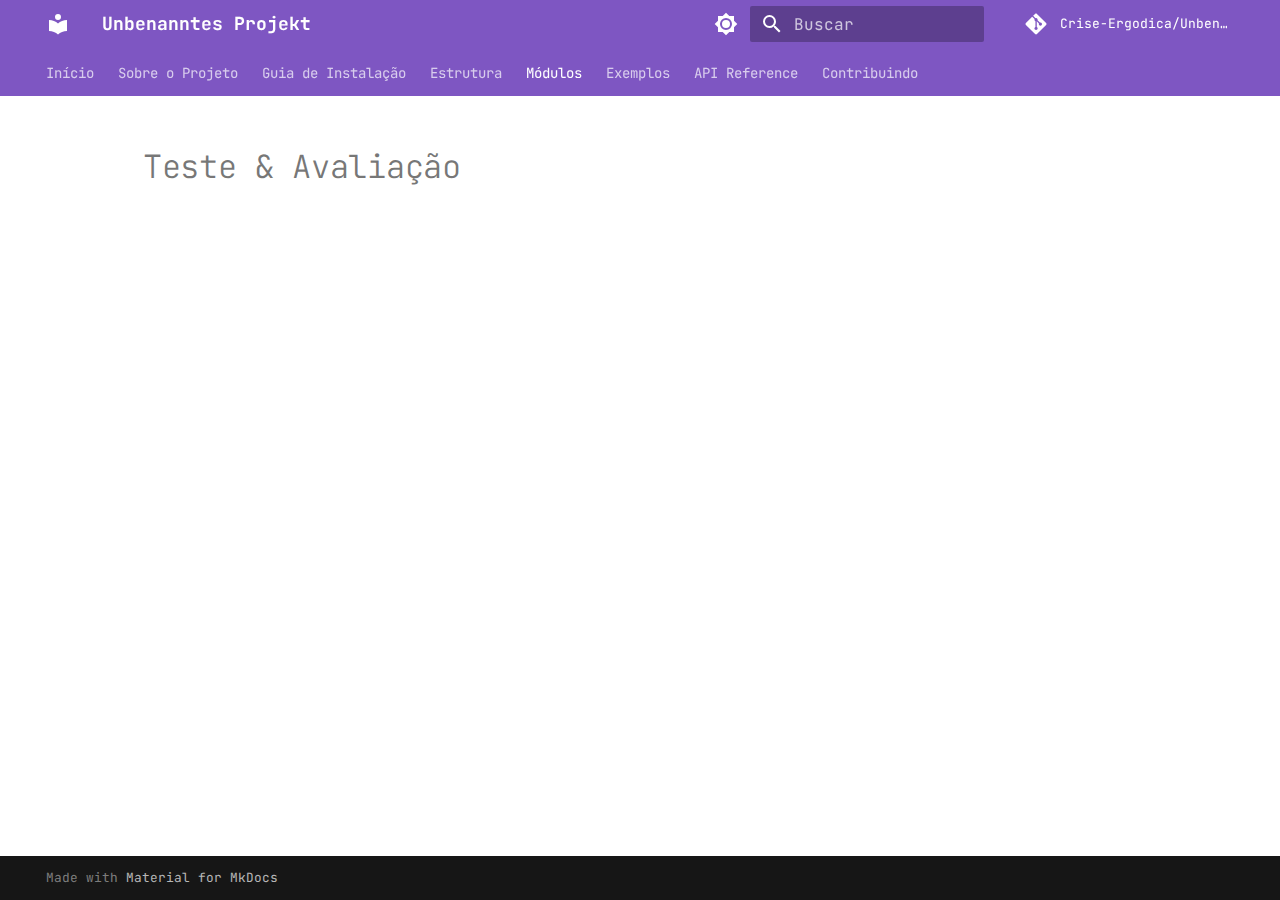
<file: modulos/teste/index.html>
<!doctype html>
<html lang="pt" class="no-js">
  <head>
    
      <meta charset="utf-8">
      <meta name="viewport" content="width=device-width,initial-scale=1">
      
        <meta name="description" content="Biblioteca Python para automatização de workflows de Machine Learning">
      
      
        <meta name="author" content="Aurora Drumond Costa Magalhães">
      
      
        <link rel="canonical" href="https://crise-ergodica.github.io/Unbenanntes_Projekt/modulos/teste/">
      
      
        <link rel="prev" href="../treino/">
      
      
        <link rel="next" href="../dataset/">
      
      
        
      
      
      <link rel="icon" href="../../assets/images/favicon.png">
      <meta name="generator" content="mkdocs-1.6.1, mkdocs-material-9.7.0">
    
    
      
        <title>Teste & Avaliação - Unbenanntes Projekt</title>
      
    
    
      <link rel="stylesheet" href="../../assets/stylesheets/main.618322db.min.css">
      
        
        <link rel="stylesheet" href="../../assets/stylesheets/palette.ab4e12ef.min.css">
      
      


    
    
      
    
    
      
        
        
        <link rel="preconnect" href="https://fonts.gstatic.com" crossorigin>
        <link rel="stylesheet" href="https://fonts.googleapis.com/css?family=JetBrains+Mono:300,300i,400,400i,700,700i%7CFira+Code:400,400i,700,700i&display=fallback">
        <style>:root{--md-text-font:"JetBrains Mono";--md-code-font:"Fira Code"}</style>
      
    
    
      <link rel="stylesheet" href="../../stylesheets/extra.css">
    
    <script>__md_scope=new URL("../..",location),__md_hash=e=>[...e].reduce(((e,_)=>(e<<5)-e+_.charCodeAt(0)),0),__md_get=(e,_=localStorage,t=__md_scope)=>JSON.parse(_.getItem(t.pathname+"."+e)),__md_set=(e,_,t=localStorage,a=__md_scope)=>{try{t.setItem(a.pathname+"."+e,JSON.stringify(_))}catch(e){}}</script>
    
      

    
    
  </head>
  
  
    
    
      
    
    
    
    
    <body dir="ltr" data-md-color-scheme="default" data-md-color-primary="deep-purple" data-md-color-accent="amber">
  
    
    <input class="md-toggle" data-md-toggle="drawer" type="checkbox" id="__drawer" autocomplete="off">
    <input class="md-toggle" data-md-toggle="search" type="checkbox" id="__search" autocomplete="off">
    <label class="md-overlay" for="__drawer"></label>
    <div data-md-component="skip">
      
    </div>
    <div data-md-component="announce">
      
    </div>
    
    
      

<header class="md-header" data-md-component="header">
  <nav class="md-header__inner md-grid" aria-label="Cabeçalho">
    <a href="../.." title="Unbenanntes Projekt" class="md-header__button md-logo" aria-label="Unbenanntes Projekt" data-md-component="logo">
      
  
  <svg xmlns="http://www.w3.org/2000/svg" viewBox="0 0 24 24"><path d="M12 8a3 3 0 0 0 3-3 3 3 0 0 0-3-3 3 3 0 0 0-3 3 3 3 0 0 0 3 3m0 3.54C9.64 9.35 6.5 8 3 8v11c3.5 0 6.64 1.35 9 3.54 2.36-2.19 5.5-3.54 9-3.54V8c-3.5 0-6.64 1.35-9 3.54"/></svg>

    </a>
    <label class="md-header__button md-icon" for="__drawer">
      
      <svg xmlns="http://www.w3.org/2000/svg" viewBox="0 0 24 24"><path d="M3 6h18v2H3zm0 5h18v2H3zm0 5h18v2H3z"/></svg>
    </label>
    <div class="md-header__title" data-md-component="header-title">
      <div class="md-header__ellipsis">
        <div class="md-header__topic">
          <span class="md-ellipsis">
            Unbenanntes Projekt
          </span>
        </div>
        <div class="md-header__topic" data-md-component="header-topic">
          <span class="md-ellipsis">
            
              Teste & Avaliação
            
          </span>
        </div>
      </div>
    </div>
    
      
        <form class="md-header__option" data-md-component="palette">
  
    
    
    
    <input class="md-option" data-md-color-media="" data-md-color-scheme="default" data-md-color-primary="deep-purple" data-md-color-accent="amber"  aria-label="Modo escuro"  type="radio" name="__palette" id="__palette_0">
    
      <label class="md-header__button md-icon" title="Modo escuro" for="__palette_1" hidden>
        <svg xmlns="http://www.w3.org/2000/svg" viewBox="0 0 24 24"><path d="M12 8a4 4 0 0 0-4 4 4 4 0 0 0 4 4 4 4 0 0 0 4-4 4 4 0 0 0-4-4m0 10a6 6 0 0 1-6-6 6 6 0 0 1 6-6 6 6 0 0 1 6 6 6 6 0 0 1-6 6m8-9.31V4h-4.69L12 .69 8.69 4H4v4.69L.69 12 4 15.31V20h4.69L12 23.31 15.31 20H20v-4.69L23.31 12z"/></svg>
      </label>
    
  
    
    
    
    <input class="md-option" data-md-color-media="" data-md-color-scheme="slate" data-md-color-primary="deep-purple" data-md-color-accent="amber"  aria-label="Modo claro"  type="radio" name="__palette" id="__palette_1">
    
      <label class="md-header__button md-icon" title="Modo claro" for="__palette_0" hidden>
        <svg xmlns="http://www.w3.org/2000/svg" viewBox="0 0 24 24"><path d="M12 18c-.89 0-1.74-.2-2.5-.55C11.56 16.5 13 14.42 13 12s-1.44-4.5-3.5-5.45C10.26 6.2 11.11 6 12 6a6 6 0 0 1 6 6 6 6 0 0 1-6 6m8-9.31V4h-4.69L12 .69 8.69 4H4v4.69L.69 12 4 15.31V20h4.69L12 23.31 15.31 20H20v-4.69L23.31 12z"/></svg>
      </label>
    
  
</form>
      
    
    
      <script>var palette=__md_get("__palette");if(palette&&palette.color){if("(prefers-color-scheme)"===palette.color.media){var media=matchMedia("(prefers-color-scheme: light)"),input=document.querySelector(media.matches?"[data-md-color-media='(prefers-color-scheme: light)']":"[data-md-color-media='(prefers-color-scheme: dark)']");palette.color.media=input.getAttribute("data-md-color-media"),palette.color.scheme=input.getAttribute("data-md-color-scheme"),palette.color.primary=input.getAttribute("data-md-color-primary"),palette.color.accent=input.getAttribute("data-md-color-accent")}for(var[key,value]of Object.entries(palette.color))document.body.setAttribute("data-md-color-"+key,value)}</script>
    
    
    
      
      
        <label class="md-header__button md-icon" for="__search">
          
          <svg xmlns="http://www.w3.org/2000/svg" viewBox="0 0 24 24"><path d="M9.5 3A6.5 6.5 0 0 1 16 9.5c0 1.61-.59 3.09-1.56 4.23l.27.27h.79l5 5-1.5 1.5-5-5v-.79l-.27-.27A6.52 6.52 0 0 1 9.5 16 6.5 6.5 0 0 1 3 9.5 6.5 6.5 0 0 1 9.5 3m0 2C7 5 5 7 5 9.5S7 14 9.5 14 14 12 14 9.5 12 5 9.5 5"/></svg>
        </label>
        <div class="md-search" data-md-component="search" role="dialog">
  <label class="md-search__overlay" for="__search"></label>
  <div class="md-search__inner" role="search">
    <form class="md-search__form" name="search">
      <input type="text" class="md-search__input" name="query" aria-label="Buscar" placeholder="Buscar" autocapitalize="off" autocorrect="off" autocomplete="off" spellcheck="false" data-md-component="search-query" required>
      <label class="md-search__icon md-icon" for="__search">
        
        <svg xmlns="http://www.w3.org/2000/svg" viewBox="0 0 24 24"><path d="M9.5 3A6.5 6.5 0 0 1 16 9.5c0 1.61-.59 3.09-1.56 4.23l.27.27h.79l5 5-1.5 1.5-5-5v-.79l-.27-.27A6.52 6.52 0 0 1 9.5 16 6.5 6.5 0 0 1 3 9.5 6.5 6.5 0 0 1 9.5 3m0 2C7 5 5 7 5 9.5S7 14 9.5 14 14 12 14 9.5 12 5 9.5 5"/></svg>
        
        <svg xmlns="http://www.w3.org/2000/svg" viewBox="0 0 24 24"><path d="M20 11v2H8l5.5 5.5-1.42 1.42L4.16 12l7.92-7.92L13.5 5.5 8 11z"/></svg>
      </label>
      <nav class="md-search__options" aria-label="Pesquisar">
        
        <button type="reset" class="md-search__icon md-icon" title="Limpar" aria-label="Limpar" tabindex="-1">
          
          <svg xmlns="http://www.w3.org/2000/svg" viewBox="0 0 24 24"><path d="M19 6.41 17.59 5 12 10.59 6.41 5 5 6.41 10.59 12 5 17.59 6.41 19 12 13.41 17.59 19 19 17.59 13.41 12z"/></svg>
        </button>
      </nav>
      
        <div class="md-search__suggest" data-md-component="search-suggest"></div>
      
    </form>
    <div class="md-search__output">
      <div class="md-search__scrollwrap" tabindex="0" data-md-scrollfix>
        <div class="md-search-result" data-md-component="search-result">
          <div class="md-search-result__meta">
            Inicializando busca
          </div>
          <ol class="md-search-result__list" role="presentation"></ol>
        </div>
      </div>
    </div>
  </div>
</div>
      
    
    
      <div class="md-header__source">
        <a href="https://github.com/Crise-Ergodica/Unbenanntes_Projekt" title="Ir para repositório" class="md-source" data-md-component="source">
  <div class="md-source__icon md-icon">
    
    <svg xmlns="http://www.w3.org/2000/svg" viewBox="0 0 448 512"><!--! Font Awesome Free 7.1.0 by @fontawesome - https://fontawesome.com License - https://fontawesome.com/license/free (Icons: CC BY 4.0, Fonts: SIL OFL 1.1, Code: MIT License) Copyright 2025 Fonticons, Inc.--><path d="M439.6 236.1 244 40.5c-5.4-5.5-12.8-8.5-20.4-8.5s-15 3-20.4 8.4L162.5 81l51.5 51.5c27.1-9.1 52.7 16.8 43.4 43.7l49.7 49.7c34.2-11.8 61.2 31 35.5 56.7-26.5 26.5-70.2-2.9-56-37.3L240.3 199v121.9c25.3 12.5 22.3 41.8 9.1 55-6.4 6.4-15.2 10.1-24.3 10.1s-17.8-3.6-24.3-10.1c-17.6-17.6-11.1-46.9 11.2-56v-123c-20.8-8.5-24.6-30.7-18.6-45L142.6 101 8.5 235.1C3 240.6 0 247.9 0 255.5s3 15 8.5 20.4l195.6 195.7c5.4 5.4 12.7 8.4 20.4 8.4s15-3 20.4-8.4l194.7-194.7c5.4-5.4 8.4-12.8 8.4-20.4s-3-15-8.4-20.4"/></svg>
  </div>
  <div class="md-source__repository">
    Crise-Ergodica/Unbenanntes_Projekt
  </div>
</a>
      </div>
    
  </nav>
  
</header>
    
    <div class="md-container" data-md-component="container">
      
      
        
          
            
<nav class="md-tabs" aria-label="Abas" data-md-component="tabs">
  <div class="md-grid">
    <ul class="md-tabs__list">
      
        
  
  
  
  
    <li class="md-tabs__item">
      <a href="../.." class="md-tabs__link">
        
  
  
    
  
  Início

      </a>
    </li>
  

      
        
  
  
  
  
    <li class="md-tabs__item">
      <a href="../../sobre/" class="md-tabs__link">
        
  
  
    
  
  Sobre o Projeto

      </a>
    </li>
  

      
        
  
  
  
  
    <li class="md-tabs__item">
      <a href="../../instalacao/" class="md-tabs__link">
        
  
  
    
  
  Guia de Instalação

      </a>
    </li>
  

      
        
  
  
  
  
    <li class="md-tabs__item">
      <a href="../../estrutura/" class="md-tabs__link">
        
  
  
    
  
  Estrutura

      </a>
    </li>
  

      
        
  
  
  
    
  
  
    
    
      <li class="md-tabs__item md-tabs__item--active">
        <a href="../" class="md-tabs__link">
          
  
  
  Módulos

        </a>
      </li>
    
  

      
        
  
  
  
  
    <li class="md-tabs__item">
      <a href="../../exemplos/" class="md-tabs__link">
        
  
  
    
  
  Exemplos

      </a>
    </li>
  

      
        
  
  
  
  
    <li class="md-tabs__item">
      <a href="../../api/" class="md-tabs__link">
        
  
  
    
  
  API Reference

      </a>
    </li>
  

      
        
  
  
  
  
    <li class="md-tabs__item">
      <a href="../../contribuindo/" class="md-tabs__link">
        
  
  
    
  
  Contribuindo

      </a>
    </li>
  

      
    </ul>
  </div>
</nav>
          
        
      
      <main class="md-main" data-md-component="main">
        <div class="md-main__inner md-grid">
          
            
              
              <div class="md-sidebar md-sidebar--primary" data-md-component="sidebar" data-md-type="navigation" >
                <div class="md-sidebar__scrollwrap">
                  <div class="md-sidebar__inner">
                    


  


<nav class="md-nav md-nav--primary md-nav--lifted" aria-label="Navegação" data-md-level="0">
  <label class="md-nav__title" for="__drawer">
    <a href="../.." title="Unbenanntes Projekt" class="md-nav__button md-logo" aria-label="Unbenanntes Projekt" data-md-component="logo">
      
  
  <svg xmlns="http://www.w3.org/2000/svg" viewBox="0 0 24 24"><path d="M12 8a3 3 0 0 0 3-3 3 3 0 0 0-3-3 3 3 0 0 0-3 3 3 3 0 0 0 3 3m0 3.54C9.64 9.35 6.5 8 3 8v11c3.5 0 6.64 1.35 9 3.54 2.36-2.19 5.5-3.54 9-3.54V8c-3.5 0-6.64 1.35-9 3.54"/></svg>

    </a>
    Unbenanntes Projekt
  </label>
  
    <div class="md-nav__source">
      <a href="https://github.com/Crise-Ergodica/Unbenanntes_Projekt" title="Ir para repositório" class="md-source" data-md-component="source">
  <div class="md-source__icon md-icon">
    
    <svg xmlns="http://www.w3.org/2000/svg" viewBox="0 0 448 512"><!--! Font Awesome Free 7.1.0 by @fontawesome - https://fontawesome.com License - https://fontawesome.com/license/free (Icons: CC BY 4.0, Fonts: SIL OFL 1.1, Code: MIT License) Copyright 2025 Fonticons, Inc.--><path d="M439.6 236.1 244 40.5c-5.4-5.5-12.8-8.5-20.4-8.5s-15 3-20.4 8.4L162.5 81l51.5 51.5c27.1-9.1 52.7 16.8 43.4 43.7l49.7 49.7c34.2-11.8 61.2 31 35.5 56.7-26.5 26.5-70.2-2.9-56-37.3L240.3 199v121.9c25.3 12.5 22.3 41.8 9.1 55-6.4 6.4-15.2 10.1-24.3 10.1s-17.8-3.6-24.3-10.1c-17.6-17.6-11.1-46.9 11.2-56v-123c-20.8-8.5-24.6-30.7-18.6-45L142.6 101 8.5 235.1C3 240.6 0 247.9 0 255.5s3 15 8.5 20.4l195.6 195.7c5.4 5.4 12.7 8.4 20.4 8.4s15-3 20.4-8.4l194.7-194.7c5.4-5.4 8.4-12.8 8.4-20.4s-3-15-8.4-20.4"/></svg>
  </div>
  <div class="md-source__repository">
    Crise-Ergodica/Unbenanntes_Projekt
  </div>
</a>
    </div>
  
  <ul class="md-nav__list" data-md-scrollfix>
    
      
      
  
  
  
  
    <li class="md-nav__item">
      <a href="../.." class="md-nav__link">
        
  
  
  <span class="md-ellipsis">
    
  
    Início
  

    
  </span>
  
  

      </a>
    </li>
  

    
      
      
  
  
  
  
    <li class="md-nav__item">
      <a href="../../sobre/" class="md-nav__link">
        
  
  
  <span class="md-ellipsis">
    
  
    Sobre o Projeto
  

    
  </span>
  
  

      </a>
    </li>
  

    
      
      
  
  
  
  
    <li class="md-nav__item">
      <a href="../../instalacao/" class="md-nav__link">
        
  
  
  <span class="md-ellipsis">
    
  
    Guia de Instalação
  

    
  </span>
  
  

      </a>
    </li>
  

    
      
      
  
  
  
  
    <li class="md-nav__item">
      <a href="../../estrutura/" class="md-nav__link">
        
  
  
  <span class="md-ellipsis">
    
  
    Estrutura
  

    
  </span>
  
  

      </a>
    </li>
  

    
      
      
  
  
    
  
  
  
    
    
    
    
      
        
        
      
      
        
      
    
    
    <li class="md-nav__item md-nav__item--active md-nav__item--section md-nav__item--nested">
      
        
        
        <input class="md-nav__toggle md-toggle " type="checkbox" id="__nav_5" checked>
        
          
          <label class="md-nav__link" for="__nav_5" id="__nav_5_label" tabindex="">
            
  
  
  <span class="md-ellipsis">
    
  
    Módulos
  

    
  </span>
  
  

            <span class="md-nav__icon md-icon"></span>
          </label>
        
        <nav class="md-nav" data-md-level="1" aria-labelledby="__nav_5_label" aria-expanded="true">
          <label class="md-nav__title" for="__nav_5">
            <span class="md-nav__icon md-icon"></span>
            
  
    Módulos
  

          </label>
          <ul class="md-nav__list" data-md-scrollfix>
            
              
                
  
  
  
  
    <li class="md-nav__item">
      <a href="../" class="md-nav__link">
        
  
  
  <span class="md-ellipsis">
    
  
    Visão Geral
  

    
  </span>
  
  

      </a>
    </li>
  

              
            
              
                
  
  
  
  
    <li class="md-nav__item">
      <a href="../treino/" class="md-nav__link">
        
  
  
  <span class="md-ellipsis">
    
  
    Treino
  

    
  </span>
  
  

      </a>
    </li>
  

              
            
              
                
  
  
    
  
  
  
    <li class="md-nav__item md-nav__item--active">
      
      <input class="md-nav__toggle md-toggle" type="checkbox" id="__toc">
      
      
      
      <a href="./" class="md-nav__link md-nav__link--active">
        
  
  
  <span class="md-ellipsis">
    
  
    Teste & Avaliação
  

    
  </span>
  
  

      </a>
      
    </li>
  

              
            
              
                
  
  
  
  
    <li class="md-nav__item">
      <a href="../dataset/" class="md-nav__link">
        
  
  
  <span class="md-ellipsis">
    
  
    Dataset
  

    
  </span>
  
  

      </a>
    </li>
  

              
            
              
                
  
  
  
  
    <li class="md-nav__item">
      <a href="../features/" class="md-nav__link">
        
  
  
  <span class="md-ellipsis">
    
  
    Features
  

    
  </span>
  
  

      </a>
    </li>
  

              
            
              
                
  
  
  
  
    <li class="md-nav__item">
      <a href="../plots/" class="md-nav__link">
        
  
  
  <span class="md-ellipsis">
    
  
    Plots
  

    
  </span>
  
  

      </a>
    </li>
  

              
            
          </ul>
        </nav>
      
    </li>
  

    
      
      
  
  
  
  
    <li class="md-nav__item">
      <a href="../../exemplos/" class="md-nav__link">
        
  
  
  <span class="md-ellipsis">
    
  
    Exemplos
  

    
  </span>
  
  

      </a>
    </li>
  

    
      
      
  
  
  
  
    <li class="md-nav__item">
      <a href="../../api/" class="md-nav__link">
        
  
  
  <span class="md-ellipsis">
    
  
    API Reference
  

    
  </span>
  
  

      </a>
    </li>
  

    
      
      
  
  
  
  
    <li class="md-nav__item">
      <a href="../../contribuindo/" class="md-nav__link">
        
  
  
  <span class="md-ellipsis">
    
  
    Contribuindo
  

    
  </span>
  
  

      </a>
    </li>
  

    
  </ul>
</nav>
                  </div>
                </div>
              </div>
            
            
              
              <div class="md-sidebar md-sidebar--secondary" data-md-component="sidebar" data-md-type="toc" >
                <div class="md-sidebar__scrollwrap">
                  <div class="md-sidebar__inner">
                    

<nav class="md-nav md-nav--secondary" aria-label="Índice">
  
  
  
  
</nav>
                  </div>
                </div>
              </div>
            
          
          
            <div class="md-content" data-md-component="content">
              
              <article class="md-content__inner md-typeset">
                
                  


  
  


  <h1>Teste & Avaliação</h1>














                
              </article>
            </div>
          
          
<script>var target=document.getElementById(location.hash.slice(1));target&&target.name&&(target.checked=target.name.startsWith("__tabbed_"))</script>
        </div>
        
          <button type="button" class="md-top md-icon" data-md-component="top" hidden>
  
  <svg xmlns="http://www.w3.org/2000/svg" viewBox="0 0 24 24"><path d="M13 20h-2V8l-5.5 5.5-1.42-1.42L12 4.16l7.92 7.92-1.42 1.42L13 8z"/></svg>
  Voltar para o topo
</button>
        
      </main>
      
        <footer class="md-footer">
  
  <div class="md-footer-meta md-typeset">
    <div class="md-footer-meta__inner md-grid">
      <div class="md-copyright">
  
  
    Made with
    <a href="https://squidfunk.github.io/mkdocs-material/" target="_blank" rel="noopener">
      Material for MkDocs
    </a>
  
</div>
      
    </div>
  </div>
</footer>
      
    </div>
    <div class="md-dialog" data-md-component="dialog">
      <div class="md-dialog__inner md-typeset"></div>
    </div>
    
    
    
      
      
      <script id="__config" type="application/json">{"annotate": null, "base": "../..", "features": ["navigation.tabs", "navigation.sections", "navigation.expand", "navigation.top", "search.suggest", "search.highlight", "content.code.copy", "content.code.annotate"], "search": "../../assets/javascripts/workers/search.7a47a382.min.js", "tags": null, "translations": {"clipboard.copied": "Copiado para \u00e1rea de transfer\u00eancia", "clipboard.copy": "Copiar para \u00e1rea de transfer\u00eancia", "search.result.more.one": "mais 1 nesta p\u00e1gina", "search.result.more.other": "# mais nesta p\u00e1gina", "search.result.none": "Nenhum documento encontrado", "search.result.one": "1 documento encontrado", "search.result.other": "# documentos encontrados", "search.result.placeholder": "Digite para iniciar a busca", "search.result.term.missing": "Ausente", "select.version": "Selecione a vers\u00e3o"}, "version": null}</script>
    
    
      <script src="../../assets/javascripts/bundle.e71a0d61.min.js"></script>
      
    
  </body>
</html>
</file>
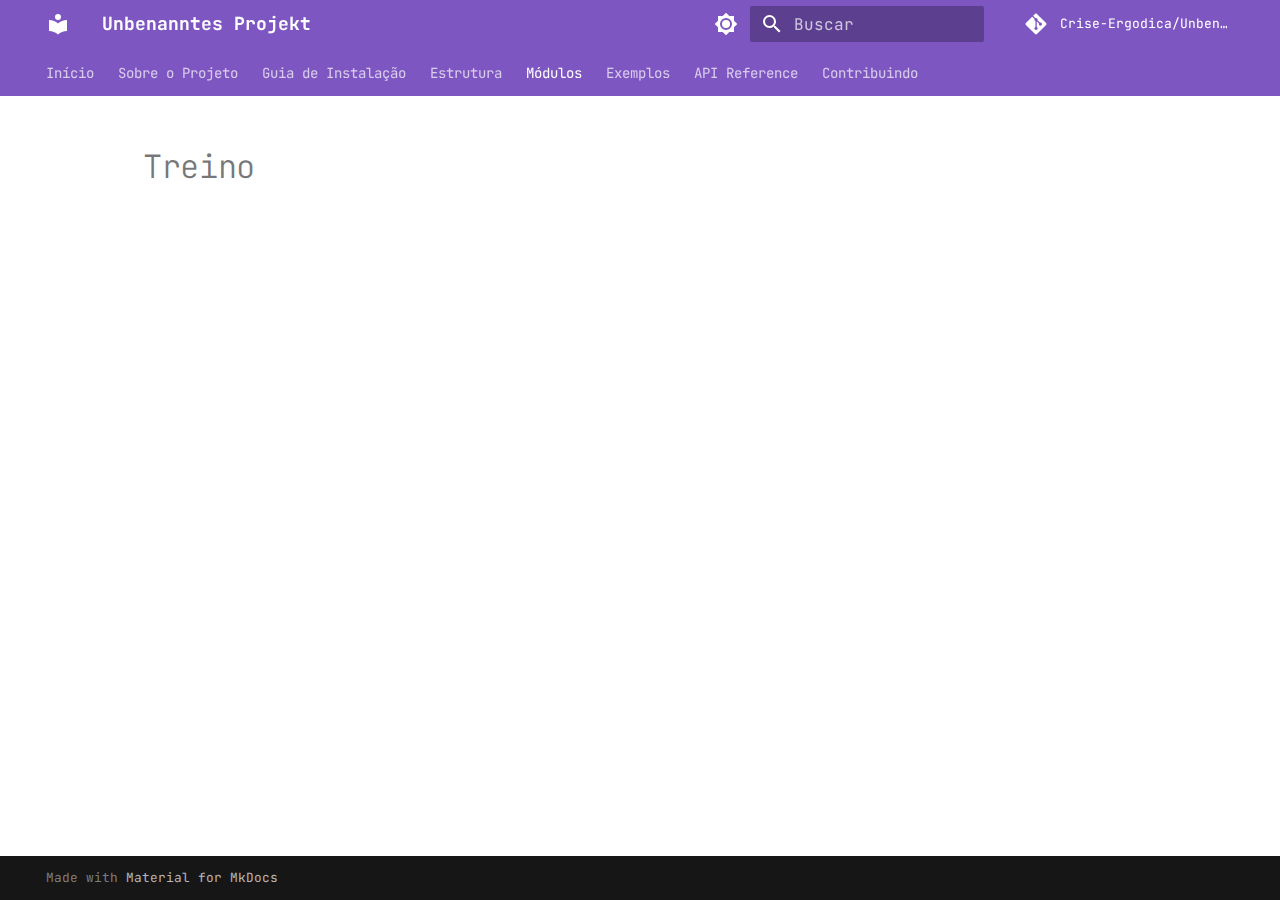
<file: modulos/treino/index.html>
<!doctype html>
<html lang="pt" class="no-js">
  <head>
    
      <meta charset="utf-8">
      <meta name="viewport" content="width=device-width,initial-scale=1">
      
        <meta name="description" content="Biblioteca Python para automatização de workflows de Machine Learning">
      
      
        <meta name="author" content="Aurora Drumond Costa Magalhães">
      
      
        <link rel="canonical" href="https://crise-ergodica.github.io/Unbenanntes_Projekt/modulos/treino/">
      
      
        <link rel="prev" href="../">
      
      
        <link rel="next" href="../teste/">
      
      
        
      
      
      <link rel="icon" href="../../assets/images/favicon.png">
      <meta name="generator" content="mkdocs-1.6.1, mkdocs-material-9.7.0">
    
    
      
        <title>Treino - Unbenanntes Projekt</title>
      
    
    
      <link rel="stylesheet" href="../../assets/stylesheets/main.618322db.min.css">
      
        
        <link rel="stylesheet" href="../../assets/stylesheets/palette.ab4e12ef.min.css">
      
      


    
    
      
    
    
      
        
        
        <link rel="preconnect" href="https://fonts.gstatic.com" crossorigin>
        <link rel="stylesheet" href="https://fonts.googleapis.com/css?family=JetBrains+Mono:300,300i,400,400i,700,700i%7CFira+Code:400,400i,700,700i&display=fallback">
        <style>:root{--md-text-font:"JetBrains Mono";--md-code-font:"Fira Code"}</style>
      
    
    
      <link rel="stylesheet" href="../../stylesheets/extra.css">
    
    <script>__md_scope=new URL("../..",location),__md_hash=e=>[...e].reduce(((e,_)=>(e<<5)-e+_.charCodeAt(0)),0),__md_get=(e,_=localStorage,t=__md_scope)=>JSON.parse(_.getItem(t.pathname+"."+e)),__md_set=(e,_,t=localStorage,a=__md_scope)=>{try{t.setItem(a.pathname+"."+e,JSON.stringify(_))}catch(e){}}</script>
    
      

    
    
  </head>
  
  
    
    
      
    
    
    
    
    <body dir="ltr" data-md-color-scheme="default" data-md-color-primary="deep-purple" data-md-color-accent="amber">
  
    
    <input class="md-toggle" data-md-toggle="drawer" type="checkbox" id="__drawer" autocomplete="off">
    <input class="md-toggle" data-md-toggle="search" type="checkbox" id="__search" autocomplete="off">
    <label class="md-overlay" for="__drawer"></label>
    <div data-md-component="skip">
      
    </div>
    <div data-md-component="announce">
      
    </div>
    
    
      

<header class="md-header" data-md-component="header">
  <nav class="md-header__inner md-grid" aria-label="Cabeçalho">
    <a href="../.." title="Unbenanntes Projekt" class="md-header__button md-logo" aria-label="Unbenanntes Projekt" data-md-component="logo">
      
  
  <svg xmlns="http://www.w3.org/2000/svg" viewBox="0 0 24 24"><path d="M12 8a3 3 0 0 0 3-3 3 3 0 0 0-3-3 3 3 0 0 0-3 3 3 3 0 0 0 3 3m0 3.54C9.64 9.35 6.5 8 3 8v11c3.5 0 6.64 1.35 9 3.54 2.36-2.19 5.5-3.54 9-3.54V8c-3.5 0-6.64 1.35-9 3.54"/></svg>

    </a>
    <label class="md-header__button md-icon" for="__drawer">
      
      <svg xmlns="http://www.w3.org/2000/svg" viewBox="0 0 24 24"><path d="M3 6h18v2H3zm0 5h18v2H3zm0 5h18v2H3z"/></svg>
    </label>
    <div class="md-header__title" data-md-component="header-title">
      <div class="md-header__ellipsis">
        <div class="md-header__topic">
          <span class="md-ellipsis">
            Unbenanntes Projekt
          </span>
        </div>
        <div class="md-header__topic" data-md-component="header-topic">
          <span class="md-ellipsis">
            
              Treino
            
          </span>
        </div>
      </div>
    </div>
    
      
        <form class="md-header__option" data-md-component="palette">
  
    
    
    
    <input class="md-option" data-md-color-media="" data-md-color-scheme="default" data-md-color-primary="deep-purple" data-md-color-accent="amber"  aria-label="Modo escuro"  type="radio" name="__palette" id="__palette_0">
    
      <label class="md-header__button md-icon" title="Modo escuro" for="__palette_1" hidden>
        <svg xmlns="http://www.w3.org/2000/svg" viewBox="0 0 24 24"><path d="M12 8a4 4 0 0 0-4 4 4 4 0 0 0 4 4 4 4 0 0 0 4-4 4 4 0 0 0-4-4m0 10a6 6 0 0 1-6-6 6 6 0 0 1 6-6 6 6 0 0 1 6 6 6 6 0 0 1-6 6m8-9.31V4h-4.69L12 .69 8.69 4H4v4.69L.69 12 4 15.31V20h4.69L12 23.31 15.31 20H20v-4.69L23.31 12z"/></svg>
      </label>
    
  
    
    
    
    <input class="md-option" data-md-color-media="" data-md-color-scheme="slate" data-md-color-primary="deep-purple" data-md-color-accent="amber"  aria-label="Modo claro"  type="radio" name="__palette" id="__palette_1">
    
      <label class="md-header__button md-icon" title="Modo claro" for="__palette_0" hidden>
        <svg xmlns="http://www.w3.org/2000/svg" viewBox="0 0 24 24"><path d="M12 18c-.89 0-1.74-.2-2.5-.55C11.56 16.5 13 14.42 13 12s-1.44-4.5-3.5-5.45C10.26 6.2 11.11 6 12 6a6 6 0 0 1 6 6 6 6 0 0 1-6 6m8-9.31V4h-4.69L12 .69 8.69 4H4v4.69L.69 12 4 15.31V20h4.69L12 23.31 15.31 20H20v-4.69L23.31 12z"/></svg>
      </label>
    
  
</form>
      
    
    
      <script>var palette=__md_get("__palette");if(palette&&palette.color){if("(prefers-color-scheme)"===palette.color.media){var media=matchMedia("(prefers-color-scheme: light)"),input=document.querySelector(media.matches?"[data-md-color-media='(prefers-color-scheme: light)']":"[data-md-color-media='(prefers-color-scheme: dark)']");palette.color.media=input.getAttribute("data-md-color-media"),palette.color.scheme=input.getAttribute("data-md-color-scheme"),palette.color.primary=input.getAttribute("data-md-color-primary"),palette.color.accent=input.getAttribute("data-md-color-accent")}for(var[key,value]of Object.entries(palette.color))document.body.setAttribute("data-md-color-"+key,value)}</script>
    
    
    
      
      
        <label class="md-header__button md-icon" for="__search">
          
          <svg xmlns="http://www.w3.org/2000/svg" viewBox="0 0 24 24"><path d="M9.5 3A6.5 6.5 0 0 1 16 9.5c0 1.61-.59 3.09-1.56 4.23l.27.27h.79l5 5-1.5 1.5-5-5v-.79l-.27-.27A6.52 6.52 0 0 1 9.5 16 6.5 6.5 0 0 1 3 9.5 6.5 6.5 0 0 1 9.5 3m0 2C7 5 5 7 5 9.5S7 14 9.5 14 14 12 14 9.5 12 5 9.5 5"/></svg>
        </label>
        <div class="md-search" data-md-component="search" role="dialog">
  <label class="md-search__overlay" for="__search"></label>
  <div class="md-search__inner" role="search">
    <form class="md-search__form" name="search">
      <input type="text" class="md-search__input" name="query" aria-label="Buscar" placeholder="Buscar" autocapitalize="off" autocorrect="off" autocomplete="off" spellcheck="false" data-md-component="search-query" required>
      <label class="md-search__icon md-icon" for="__search">
        
        <svg xmlns="http://www.w3.org/2000/svg" viewBox="0 0 24 24"><path d="M9.5 3A6.5 6.5 0 0 1 16 9.5c0 1.61-.59 3.09-1.56 4.23l.27.27h.79l5 5-1.5 1.5-5-5v-.79l-.27-.27A6.52 6.52 0 0 1 9.5 16 6.5 6.5 0 0 1 3 9.5 6.5 6.5 0 0 1 9.5 3m0 2C7 5 5 7 5 9.5S7 14 9.5 14 14 12 14 9.5 12 5 9.5 5"/></svg>
        
        <svg xmlns="http://www.w3.org/2000/svg" viewBox="0 0 24 24"><path d="M20 11v2H8l5.5 5.5-1.42 1.42L4.16 12l7.92-7.92L13.5 5.5 8 11z"/></svg>
      </label>
      <nav class="md-search__options" aria-label="Pesquisar">
        
        <button type="reset" class="md-search__icon md-icon" title="Limpar" aria-label="Limpar" tabindex="-1">
          
          <svg xmlns="http://www.w3.org/2000/svg" viewBox="0 0 24 24"><path d="M19 6.41 17.59 5 12 10.59 6.41 5 5 6.41 10.59 12 5 17.59 6.41 19 12 13.41 17.59 19 19 17.59 13.41 12z"/></svg>
        </button>
      </nav>
      
        <div class="md-search__suggest" data-md-component="search-suggest"></div>
      
    </form>
    <div class="md-search__output">
      <div class="md-search__scrollwrap" tabindex="0" data-md-scrollfix>
        <div class="md-search-result" data-md-component="search-result">
          <div class="md-search-result__meta">
            Inicializando busca
          </div>
          <ol class="md-search-result__list" role="presentation"></ol>
        </div>
      </div>
    </div>
  </div>
</div>
      
    
    
      <div class="md-header__source">
        <a href="https://github.com/Crise-Ergodica/Unbenanntes_Projekt" title="Ir para repositório" class="md-source" data-md-component="source">
  <div class="md-source__icon md-icon">
    
    <svg xmlns="http://www.w3.org/2000/svg" viewBox="0 0 448 512"><!--! Font Awesome Free 7.1.0 by @fontawesome - https://fontawesome.com License - https://fontawesome.com/license/free (Icons: CC BY 4.0, Fonts: SIL OFL 1.1, Code: MIT License) Copyright 2025 Fonticons, Inc.--><path d="M439.6 236.1 244 40.5c-5.4-5.5-12.8-8.5-20.4-8.5s-15 3-20.4 8.4L162.5 81l51.5 51.5c27.1-9.1 52.7 16.8 43.4 43.7l49.7 49.7c34.2-11.8 61.2 31 35.5 56.7-26.5 26.5-70.2-2.9-56-37.3L240.3 199v121.9c25.3 12.5 22.3 41.8 9.1 55-6.4 6.4-15.2 10.1-24.3 10.1s-17.8-3.6-24.3-10.1c-17.6-17.6-11.1-46.9 11.2-56v-123c-20.8-8.5-24.6-30.7-18.6-45L142.6 101 8.5 235.1C3 240.6 0 247.9 0 255.5s3 15 8.5 20.4l195.6 195.7c5.4 5.4 12.7 8.4 20.4 8.4s15-3 20.4-8.4l194.7-194.7c5.4-5.4 8.4-12.8 8.4-20.4s-3-15-8.4-20.4"/></svg>
  </div>
  <div class="md-source__repository">
    Crise-Ergodica/Unbenanntes_Projekt
  </div>
</a>
      </div>
    
  </nav>
  
</header>
    
    <div class="md-container" data-md-component="container">
      
      
        
          
            
<nav class="md-tabs" aria-label="Abas" data-md-component="tabs">
  <div class="md-grid">
    <ul class="md-tabs__list">
      
        
  
  
  
  
    <li class="md-tabs__item">
      <a href="../.." class="md-tabs__link">
        
  
  
    
  
  Início

      </a>
    </li>
  

      
        
  
  
  
  
    <li class="md-tabs__item">
      <a href="../../sobre/" class="md-tabs__link">
        
  
  
    
  
  Sobre o Projeto

      </a>
    </li>
  

      
        
  
  
  
  
    <li class="md-tabs__item">
      <a href="../../instalacao/" class="md-tabs__link">
        
  
  
    
  
  Guia de Instalação

      </a>
    </li>
  

      
        
  
  
  
  
    <li class="md-tabs__item">
      <a href="../../estrutura/" class="md-tabs__link">
        
  
  
    
  
  Estrutura

      </a>
    </li>
  

      
        
  
  
  
    
  
  
    
    
      <li class="md-tabs__item md-tabs__item--active">
        <a href="../" class="md-tabs__link">
          
  
  
  Módulos

        </a>
      </li>
    
  

      
        
  
  
  
  
    <li class="md-tabs__item">
      <a href="../../exemplos/" class="md-tabs__link">
        
  
  
    
  
  Exemplos

      </a>
    </li>
  

      
        
  
  
  
  
    <li class="md-tabs__item">
      <a href="../../api/" class="md-tabs__link">
        
  
  
    
  
  API Reference

      </a>
    </li>
  

      
        
  
  
  
  
    <li class="md-tabs__item">
      <a href="../../contribuindo/" class="md-tabs__link">
        
  
  
    
  
  Contribuindo

      </a>
    </li>
  

      
    </ul>
  </div>
</nav>
          
        
      
      <main class="md-main" data-md-component="main">
        <div class="md-main__inner md-grid">
          
            
              
              <div class="md-sidebar md-sidebar--primary" data-md-component="sidebar" data-md-type="navigation" >
                <div class="md-sidebar__scrollwrap">
                  <div class="md-sidebar__inner">
                    


  


<nav class="md-nav md-nav--primary md-nav--lifted" aria-label="Navegação" data-md-level="0">
  <label class="md-nav__title" for="__drawer">
    <a href="../.." title="Unbenanntes Projekt" class="md-nav__button md-logo" aria-label="Unbenanntes Projekt" data-md-component="logo">
      
  
  <svg xmlns="http://www.w3.org/2000/svg" viewBox="0 0 24 24"><path d="M12 8a3 3 0 0 0 3-3 3 3 0 0 0-3-3 3 3 0 0 0-3 3 3 3 0 0 0 3 3m0 3.54C9.64 9.35 6.5 8 3 8v11c3.5 0 6.64 1.35 9 3.54 2.36-2.19 5.5-3.54 9-3.54V8c-3.5 0-6.64 1.35-9 3.54"/></svg>

    </a>
    Unbenanntes Projekt
  </label>
  
    <div class="md-nav__source">
      <a href="https://github.com/Crise-Ergodica/Unbenanntes_Projekt" title="Ir para repositório" class="md-source" data-md-component="source">
  <div class="md-source__icon md-icon">
    
    <svg xmlns="http://www.w3.org/2000/svg" viewBox="0 0 448 512"><!--! Font Awesome Free 7.1.0 by @fontawesome - https://fontawesome.com License - https://fontawesome.com/license/free (Icons: CC BY 4.0, Fonts: SIL OFL 1.1, Code: MIT License) Copyright 2025 Fonticons, Inc.--><path d="M439.6 236.1 244 40.5c-5.4-5.5-12.8-8.5-20.4-8.5s-15 3-20.4 8.4L162.5 81l51.5 51.5c27.1-9.1 52.7 16.8 43.4 43.7l49.7 49.7c34.2-11.8 61.2 31 35.5 56.7-26.5 26.5-70.2-2.9-56-37.3L240.3 199v121.9c25.3 12.5 22.3 41.8 9.1 55-6.4 6.4-15.2 10.1-24.3 10.1s-17.8-3.6-24.3-10.1c-17.6-17.6-11.1-46.9 11.2-56v-123c-20.8-8.5-24.6-30.7-18.6-45L142.6 101 8.5 235.1C3 240.6 0 247.9 0 255.5s3 15 8.5 20.4l195.6 195.7c5.4 5.4 12.7 8.4 20.4 8.4s15-3 20.4-8.4l194.7-194.7c5.4-5.4 8.4-12.8 8.4-20.4s-3-15-8.4-20.4"/></svg>
  </div>
  <div class="md-source__repository">
    Crise-Ergodica/Unbenanntes_Projekt
  </div>
</a>
    </div>
  
  <ul class="md-nav__list" data-md-scrollfix>
    
      
      
  
  
  
  
    <li class="md-nav__item">
      <a href="../.." class="md-nav__link">
        
  
  
  <span class="md-ellipsis">
    
  
    Início
  

    
  </span>
  
  

      </a>
    </li>
  

    
      
      
  
  
  
  
    <li class="md-nav__item">
      <a href="../../sobre/" class="md-nav__link">
        
  
  
  <span class="md-ellipsis">
    
  
    Sobre o Projeto
  

    
  </span>
  
  

      </a>
    </li>
  

    
      
      
  
  
  
  
    <li class="md-nav__item">
      <a href="../../instalacao/" class="md-nav__link">
        
  
  
  <span class="md-ellipsis">
    
  
    Guia de Instalação
  

    
  </span>
  
  

      </a>
    </li>
  

    
      
      
  
  
  
  
    <li class="md-nav__item">
      <a href="../../estrutura/" class="md-nav__link">
        
  
  
  <span class="md-ellipsis">
    
  
    Estrutura
  

    
  </span>
  
  

      </a>
    </li>
  

    
      
      
  
  
    
  
  
  
    
    
    
    
      
        
        
      
      
        
      
    
    
    <li class="md-nav__item md-nav__item--active md-nav__item--section md-nav__item--nested">
      
        
        
        <input class="md-nav__toggle md-toggle " type="checkbox" id="__nav_5" checked>
        
          
          <label class="md-nav__link" for="__nav_5" id="__nav_5_label" tabindex="">
            
  
  
  <span class="md-ellipsis">
    
  
    Módulos
  

    
  </span>
  
  

            <span class="md-nav__icon md-icon"></span>
          </label>
        
        <nav class="md-nav" data-md-level="1" aria-labelledby="__nav_5_label" aria-expanded="true">
          <label class="md-nav__title" for="__nav_5">
            <span class="md-nav__icon md-icon"></span>
            
  
    Módulos
  

          </label>
          <ul class="md-nav__list" data-md-scrollfix>
            
              
                
  
  
  
  
    <li class="md-nav__item">
      <a href="../" class="md-nav__link">
        
  
  
  <span class="md-ellipsis">
    
  
    Visão Geral
  

    
  </span>
  
  

      </a>
    </li>
  

              
            
              
                
  
  
    
  
  
  
    <li class="md-nav__item md-nav__item--active">
      
      <input class="md-nav__toggle md-toggle" type="checkbox" id="__toc">
      
      
      
      <a href="./" class="md-nav__link md-nav__link--active">
        
  
  
  <span class="md-ellipsis">
    
  
    Treino
  

    
  </span>
  
  

      </a>
      
    </li>
  

              
            
              
                
  
  
  
  
    <li class="md-nav__item">
      <a href="../teste/" class="md-nav__link">
        
  
  
  <span class="md-ellipsis">
    
  
    Teste & Avaliação
  

    
  </span>
  
  

      </a>
    </li>
  

              
            
              
                
  
  
  
  
    <li class="md-nav__item">
      <a href="../dataset/" class="md-nav__link">
        
  
  
  <span class="md-ellipsis">
    
  
    Dataset
  

    
  </span>
  
  

      </a>
    </li>
  

              
            
              
                
  
  
  
  
    <li class="md-nav__item">
      <a href="../features/" class="md-nav__link">
        
  
  
  <span class="md-ellipsis">
    
  
    Features
  

    
  </span>
  
  

      </a>
    </li>
  

              
            
              
                
  
  
  
  
    <li class="md-nav__item">
      <a href="../plots/" class="md-nav__link">
        
  
  
  <span class="md-ellipsis">
    
  
    Plots
  

    
  </span>
  
  

      </a>
    </li>
  

              
            
          </ul>
        </nav>
      
    </li>
  

    
      
      
  
  
  
  
    <li class="md-nav__item">
      <a href="../../exemplos/" class="md-nav__link">
        
  
  
  <span class="md-ellipsis">
    
  
    Exemplos
  

    
  </span>
  
  

      </a>
    </li>
  

    
      
      
  
  
  
  
    <li class="md-nav__item">
      <a href="../../api/" class="md-nav__link">
        
  
  
  <span class="md-ellipsis">
    
  
    API Reference
  

    
  </span>
  
  

      </a>
    </li>
  

    
      
      
  
  
  
  
    <li class="md-nav__item">
      <a href="../../contribuindo/" class="md-nav__link">
        
  
  
  <span class="md-ellipsis">
    
  
    Contribuindo
  

    
  </span>
  
  

      </a>
    </li>
  

    
  </ul>
</nav>
                  </div>
                </div>
              </div>
            
            
              
              <div class="md-sidebar md-sidebar--secondary" data-md-component="sidebar" data-md-type="toc" >
                <div class="md-sidebar__scrollwrap">
                  <div class="md-sidebar__inner">
                    

<nav class="md-nav md-nav--secondary" aria-label="Índice">
  
  
  
  
</nav>
                  </div>
                </div>
              </div>
            
          
          
            <div class="md-content" data-md-component="content">
              
              <article class="md-content__inner md-typeset">
                
                  


  
  


  <h1>Treino</h1>














                
              </article>
            </div>
          
          
<script>var target=document.getElementById(location.hash.slice(1));target&&target.name&&(target.checked=target.name.startsWith("__tabbed_"))</script>
        </div>
        
          <button type="button" class="md-top md-icon" data-md-component="top" hidden>
  
  <svg xmlns="http://www.w3.org/2000/svg" viewBox="0 0 24 24"><path d="M13 20h-2V8l-5.5 5.5-1.42-1.42L12 4.16l7.92 7.92-1.42 1.42L13 8z"/></svg>
  Voltar para o topo
</button>
        
      </main>
      
        <footer class="md-footer">
  
  <div class="md-footer-meta md-typeset">
    <div class="md-footer-meta__inner md-grid">
      <div class="md-copyright">
  
  
    Made with
    <a href="https://squidfunk.github.io/mkdocs-material/" target="_blank" rel="noopener">
      Material for MkDocs
    </a>
  
</div>
      
    </div>
  </div>
</footer>
      
    </div>
    <div class="md-dialog" data-md-component="dialog">
      <div class="md-dialog__inner md-typeset"></div>
    </div>
    
    
    
      
      
      <script id="__config" type="application/json">{"annotate": null, "base": "../..", "features": ["navigation.tabs", "navigation.sections", "navigation.expand", "navigation.top", "search.suggest", "search.highlight", "content.code.copy", "content.code.annotate"], "search": "../../assets/javascripts/workers/search.7a47a382.min.js", "tags": null, "translations": {"clipboard.copied": "Copiado para \u00e1rea de transfer\u00eancia", "clipboard.copy": "Copiar para \u00e1rea de transfer\u00eancia", "search.result.more.one": "mais 1 nesta p\u00e1gina", "search.result.more.other": "# mais nesta p\u00e1gina", "search.result.none": "Nenhum documento encontrado", "search.result.one": "1 documento encontrado", "search.result.other": "# documentos encontrados", "search.result.placeholder": "Digite para iniciar a busca", "search.result.term.missing": "Ausente", "select.version": "Selecione a vers\u00e3o"}, "version": null}</script>
    
    
      <script src="../../assets/javascripts/bundle.e71a0d61.min.js"></script>
      
    
  </body>
</html>
</file>
<file: stylesheets/extra.css>
/* Esconde a barra lateral de navegação */
.md-sidebar--primary {
  display: none;
}
/* Centraliza o texto para leitura estilo livro */
.md-content {
  margin: 0 auto;
  max-width: 800px;
}
</file>
<file: assets/stylesheets/main.618322db.min.css>
@charset "UTF-8";html{-webkit-text-size-adjust:none;-moz-text-size-adjust:none;text-size-adjust:none;box-sizing:border-box}*,:after,:before{box-sizing:inherit}@media (prefers-reduced-motion){*,:after,:before{transition:none!important}}body{margin:0}a,button,input,label{-webkit-tap-highlight-color:transparent}a{color:inherit;text-decoration:none}hr{border:0;box-sizing:initial;display:block;height:.05rem;overflow:visible;padding:0}small{font-size:80%}sub,sup{line-height:1em}img{border-style:none}table{border-collapse:initial;border-spacing:0}td,th{font-weight:400;vertical-align:top}button{background:#0000;border:0;font-family:inherit;font-size:inherit;margin:0;padding:0}input{border:0;outline:none}:root{--md-primary-fg-color:#4051b5;--md-primary-fg-color--light:#5d6cc0;--md-primary-fg-color--dark:#303fa1;--md-primary-bg-color:#fff;--md-primary-bg-color--light:#ffffffb3;--md-accent-fg-color:#526cfe;--md-accent-fg-color--transparent:#526cfe1a;--md-accent-bg-color:#fff;--md-accent-bg-color--light:#ffffffb3}[data-md-color-scheme=default]{color-scheme:light}[data-md-color-scheme=default] img[src$="#gh-dark-mode-only"],[data-md-color-scheme=default] img[src$="#only-dark"]{display:none}:root,[data-md-color-scheme=default]{--md-hue:225deg;--md-default-fg-color:#000000de;--md-default-fg-color--light:#0000008a;--md-default-fg-color--lighter:#00000052;--md-default-fg-color--lightest:#00000012;--md-default-bg-color:#fff;--md-default-bg-color--light:#ffffffb3;--md-default-bg-color--lighter:#ffffff4d;--md-default-bg-color--lightest:#ffffff1f;--md-code-fg-color:#36464e;--md-code-bg-color:#f5f5f5;--md-code-bg-color--light:#f5f5f5b3;--md-code-bg-color--lighter:#f5f5f54d;--md-code-hl-color:#4287ff;--md-code-hl-color--light:#4287ff1a;--md-code-hl-number-color:#d52a2a;--md-code-hl-special-color:#db1457;--md-code-hl-function-color:#a846b9;--md-code-hl-constant-color:#6e59d9;--md-code-hl-keyword-color:#3f6ec6;--md-code-hl-string-color:#1c7d4d;--md-code-hl-name-color:var(--md-code-fg-color);--md-code-hl-operator-color:var(--md-default-fg-color--light);--md-code-hl-punctuation-color:var(--md-default-fg-color--light);--md-code-hl-comment-color:var(--md-default-fg-color--light);--md-code-hl-generic-color:var(--md-default-fg-color--light);--md-code-hl-variable-color:var(--md-default-fg-color--light);--md-typeset-color:var(--md-default-fg-color);--md-typeset-a-color:var(--md-primary-fg-color);--md-typeset-del-color:#f5503d26;--md-typeset-ins-color:#0bd57026;--md-typeset-kbd-color:#fafafa;--md-typeset-kbd-accent-color:#fff;--md-typeset-kbd-border-color:#b8b8b8;--md-typeset-mark-color:#ffff0080;--md-typeset-table-color:#0000001f;--md-typeset-table-color--light:rgba(0,0,0,.035);--md-admonition-fg-color:var(--md-default-fg-color);--md-admonition-bg-color:var(--md-default-bg-color);--md-warning-fg-color:#000000de;--md-warning-bg-color:#ff9;--md-footer-fg-color:#fff;--md-footer-fg-color--light:#ffffffb3;--md-footer-fg-color--lighter:#ffffff73;--md-footer-bg-color:#000000de;--md-footer-bg-color--dark:#00000052;--md-shadow-z1:0 0.2rem 0.5rem #0000000d,0 0 0.05rem #0000001a;--md-shadow-z2:0 0.2rem 0.5rem #0000001a,0 0 0.05rem #00000040;--md-shadow-z3:0 0.2rem 0.5rem #0003,0 0 0.05rem #00000059}.md-icon svg{fill:currentcolor;display:block;height:1.2rem;width:1.2rem}body{-webkit-font-smoothing:antialiased;-moz-osx-font-smoothing:grayscale;--md-text-font-family:var(--md-text-font,_),-apple-system,BlinkMacSystemFont,Helvetica,Arial,sans-serif;--md-code-font-family:var(--md-code-font,_),SFMono-Regular,Consolas,Menlo,monospace}aside,body,input{font-feature-settings:"kern","liga";color:var(--md-typeset-color);font-family:var(--md-text-font-family)}code,kbd,pre{font-feature-settings:"kern";font-family:var(--md-code-font-family)}:root{--md-typeset-table-sort-icon:url('data:image/svg+xml;charset=utf-8,<svg xmlns="http://www.w3.org/2000/svg" viewBox="0 0 24 24"><path d="m18 21-4-4h3V7h-3l4-4 4 4h-3v10h3M2 19v-2h10v2M2 13v-2h7v2M2 7V5h4v2z"/></svg>');--md-typeset-table-sort-icon--asc:url('data:image/svg+xml;charset=utf-8,<svg xmlns="http://www.w3.org/2000/svg" viewBox="0 0 24 24"><path d="M19 17h3l-4 4-4-4h3V3h2M2 17h10v2H2M6 5v2H2V5m0 6h7v2H2z"/></svg>');--md-typeset-table-sort-icon--desc:url('data:image/svg+xml;charset=utf-8,<svg xmlns="http://www.w3.org/2000/svg" viewBox="0 0 24 24"><path d="M19 7h3l-4-4-4 4h3v14h2M2 17h10v2H2M6 5v2H2V5m0 6h7v2H2z"/></svg>')}.md-typeset{-webkit-print-color-adjust:exact;color-adjust:exact;font-size:.8rem;line-height:1.6;overflow-wrap:break-word}@media print{.md-typeset{font-size:.68rem}}.md-typeset blockquote,.md-typeset dl,.md-typeset figure,.md-typeset ol,.md-typeset pre,.md-typeset ul{margin-bottom:1em;margin-top:1em}.md-typeset h1{color:var(--md-default-fg-color--light);font-size:2em;line-height:1.3;margin:0 0 1.25em}.md-typeset h1,.md-typeset h2{font-weight:300;letter-spacing:-.01em}.md-typeset h2{font-size:1.5625em;line-height:1.4;margin:1.6em 0 .64em}.md-typeset h3{font-size:1.25em;font-weight:400;letter-spacing:-.01em;line-height:1.5;margin:1.6em 0 .8em}.md-typeset h2+h3{margin-top:.8em}.md-typeset h4{font-weight:700;letter-spacing:-.01em;margin:1em 0}.md-typeset h5,.md-typeset h6{color:var(--md-default-fg-color--light);font-size:.8em;font-weight:700;letter-spacing:-.01em;margin:1.25em 0}.md-typeset h5{text-transform:uppercase}.md-typeset h5 code{text-transform:none}.md-typeset hr{border-bottom:.05rem solid var(--md-default-fg-color--lightest);display:flow-root;margin:1.5em 0}.md-typeset a{color:var(--md-typeset-a-color);word-break:break-word}.md-typeset a,.md-typeset a:before{transition:color 125ms}.md-typeset a:focus,.md-typeset a:hover{color:var(--md-accent-fg-color)}.md-typeset a:focus code,.md-typeset a:hover code{background-color:var(--md-accent-fg-color--transparent);color:var(--md-accent-fg-color)}.md-typeset a code{color:var(--md-typeset-a-color)}.md-typeset a.focus-visible{outline-color:var(--md-accent-fg-color);outline-offset:.2rem}.md-typeset code,.md-typeset kbd,.md-typeset pre{color:var(--md-code-fg-color);direction:ltr;font-variant-ligatures:none;transition:background-color 125ms}@media print{.md-typeset code,.md-typeset kbd,.md-typeset pre{white-space:pre-wrap}}.md-typeset code{background-color:var(--md-code-bg-color);border-radius:.1rem;-webkit-box-decoration-break:clone;box-decoration-break:clone;font-size:.85em;padding:0 .2941176471em;transition:color 125ms,background-color 125ms;word-break:break-word}.md-typeset code:not(.focus-visible){-webkit-tap-highlight-color:transparent;outline:none}.md-typeset pre{display:flow-root;line-height:1.4;position:relative}.md-typeset pre>code{-webkit-box-decoration-break:slice;box-decoration-break:slice;box-shadow:none;display:block;margin:0;outline-color:var(--md-accent-fg-color);overflow:auto;padding:.7720588235em 1.1764705882em;scrollbar-color:var(--md-default-fg-color--lighter) #0000;scrollbar-width:thin;touch-action:auto;word-break:normal}.md-typeset pre>code:hover{scrollbar-color:var(--md-accent-fg-color) #0000}.md-typeset pre>code::-webkit-scrollbar{height:.2rem;width:.2rem}.md-typeset pre>code::-webkit-scrollbar-thumb{background-color:var(--md-default-fg-color--lighter)}.md-typeset pre>code::-webkit-scrollbar-thumb:hover{background-color:var(--md-accent-fg-color)}.md-typeset kbd{background-color:var(--md-typeset-kbd-color);border-radius:.1rem;box-shadow:0 .1rem 0 .05rem var(--md-typeset-kbd-border-color),0 .1rem 0 var(--md-typeset-kbd-border-color),0 -.1rem .2rem var(--md-typeset-kbd-accent-color) inset;color:var(--md-default-fg-color);display:inline-block;font-size:.75em;padding:0 .6666666667em;vertical-align:text-top;word-break:break-word}.md-typeset mark{background-color:var(--md-typeset-mark-color);-webkit-box-decoration-break:clone;box-decoration-break:clone;color:inherit;word-break:break-word}.md-typeset abbr{cursor:help;text-decoration:none}.md-typeset [data-preview],.md-typeset abbr{border-bottom:.05rem dotted var(--md-default-fg-color--light)}.md-typeset small{opacity:.75}[dir=ltr] .md-typeset sub,[dir=ltr] .md-typeset sup{margin-left:.078125em}[dir=rtl] .md-typeset sub,[dir=rtl] .md-typeset sup{margin-right:.078125em}[dir=ltr] .md-typeset blockquote{padding-left:.6rem}[dir=rtl] .md-typeset blockquote{padding-right:.6rem}[dir=ltr] .md-typeset blockquote{border-left:.2rem solid var(--md-default-fg-color--lighter)}[dir=rtl] .md-typeset blockquote{border-right:.2rem solid var(--md-default-fg-color--lighter)}.md-typeset blockquote{color:var(--md-default-fg-color--light);margin-left:0;margin-right:0}.md-typeset ul{list-style-type:disc}.md-typeset ul[type]{list-style-type:revert-layer}[dir=ltr] .md-typeset ol,[dir=ltr] .md-typeset ul{margin-left:.625em}[dir=rtl] .md-typeset ol,[dir=rtl] .md-typeset ul{margin-right:.625em}.md-typeset ol,.md-typeset ul{padding:0}.md-typeset ol:not([hidden]),.md-typeset ul:not([hidden]){display:flow-root}.md-typeset ol ol,.md-typeset ul ol{list-style-type:lower-alpha}.md-typeset ol ol ol,.md-typeset ul ol ol{list-style-type:lower-roman}.md-typeset ol ol ol ol,.md-typeset ul ol ol ol{list-style-type:upper-alpha}.md-typeset ol ol ol ol ol,.md-typeset ul ol ol ol ol{list-style-type:upper-roman}.md-typeset ol[type],.md-typeset ul[type]{list-style-type:revert-layer}[dir=ltr] .md-typeset ol li,[dir=ltr] .md-typeset ul li{margin-left:1.25em}[dir=rtl] .md-typeset ol li,[dir=rtl] .md-typeset ul li{margin-right:1.25em}.md-typeset ol li,.md-typeset ul li{margin-bottom:.5em}.md-typeset ol li blockquote,.md-typeset ol li p,.md-typeset ul li blockquote,.md-typeset ul li p{margin:.5em 0}.md-typeset ol li:last-child,.md-typeset ul li:last-child{margin-bottom:0}[dir=ltr] .md-typeset ol li ol,[dir=ltr] .md-typeset ol li ul,[dir=ltr] .md-typeset ul li ol,[dir=ltr] .md-typeset ul li ul{margin-left:.625em}[dir=rtl] .md-typeset ol li ol,[dir=rtl] .md-typeset ol li ul,[dir=rtl] .md-typeset ul li ol,[dir=rtl] .md-typeset ul li ul{margin-right:.625em}.md-typeset ol li ol,.md-typeset ol li ul,.md-typeset ul li ol,.md-typeset ul li ul{margin-bottom:.5em;margin-top:.5em}[dir=ltr] .md-typeset dd{margin-left:1.875em}[dir=rtl] .md-typeset dd{margin-right:1.875em}.md-typeset dd{margin-bottom:1.5em;margin-top:1em}.md-typeset img,.md-typeset svg,.md-typeset video{height:auto;max-width:100%}.md-typeset img[align=left]{margin:1em 1em 1em 0}.md-typeset img[align=right]{margin:1em 0 1em 1em}.md-typeset img[align]:only-child{margin-top:0}.md-typeset figure{display:flow-root;margin:1em auto;max-width:100%;text-align:center;width:fit-content}.md-typeset figure img{display:block;margin:0 auto}.md-typeset figcaption{font-style:italic;margin:1em auto;max-width:24rem}.md-typeset iframe{max-width:100%}.md-typeset table:not([class]){background-color:var(--md-default-bg-color);border:.05rem solid var(--md-typeset-table-color);border-radius:.1rem;display:inline-block;font-size:.64rem;max-width:100%;overflow:auto;touch-action:auto}@media print{.md-typeset table:not([class]){display:table}}.md-typeset table:not([class])+*{margin-top:1.5em}.md-typeset table:not([class]) td>:first-child,.md-typeset table:not([class]) th>:first-child{margin-top:0}.md-typeset table:not([class]) td>:last-child,.md-typeset table:not([class]) th>:last-child{margin-bottom:0}.md-typeset table:not([class]) td:not([align]),.md-typeset table:not([class]) th:not([align]){text-align:left}[dir=rtl] .md-typeset table:not([class]) td:not([align]),[dir=rtl] .md-typeset table:not([class]) th:not([align]){text-align:right}.md-typeset table:not([class]) th{font-weight:700;min-width:5rem;padding:.9375em 1.25em;vertical-align:top}.md-typeset table:not([class]) td{border-top:.05rem solid var(--md-typeset-table-color);padding:.9375em 1.25em;vertical-align:top}.md-typeset table:not([class]) tbody tr{transition:background-color 125ms}.md-typeset table:not([class]) tbody tr:hover{background-color:var(--md-typeset-table-color--light);box-shadow:0 .05rem 0 var(--md-default-bg-color) inset}.md-typeset table:not([class]) a{word-break:normal}.md-typeset table th[role=columnheader]{cursor:pointer}[dir=ltr] .md-typeset table th[role=columnheader]:after{margin-left:.5em}[dir=rtl] .md-typeset table th[role=columnheader]:after{margin-right:.5em}.md-typeset table th[role=columnheader]:after{content:"";display:inline-block;height:1.2em;-webkit-mask-image:var(--md-typeset-table-sort-icon);mask-image:var(--md-typeset-table-sort-icon);-webkit-mask-repeat:no-repeat;mask-repeat:no-repeat;-webkit-mask-size:contain;mask-size:contain;transition:background-color 125ms;vertical-align:text-bottom;width:1.2em}.md-typeset table th[role=columnheader]:hover:after{background-color:var(--md-default-fg-color--lighter)}.md-typeset table th[role=columnheader][aria-sort=ascending]:after{background-color:var(--md-default-fg-color--light);-webkit-mask-image:var(--md-typeset-table-sort-icon--asc);mask-image:var(--md-typeset-table-sort-icon--asc)}.md-typeset table th[role=columnheader][aria-sort=descending]:after{background-color:var(--md-default-fg-color--light);-webkit-mask-image:var(--md-typeset-table-sort-icon--desc);mask-image:var(--md-typeset-table-sort-icon--desc)}.md-typeset__scrollwrap{margin:1em -.8rem;overflow-x:auto;touch-action:auto}.md-typeset__table{display:inline-block;margin-bottom:.5em;padding:0 .8rem}@media print{.md-typeset__table{display:block}}html .md-typeset__table table{display:table;margin:0;overflow:hidden;width:100%}@media screen and (max-width:44.984375em){.md-content__inner>pre{margin:1em -.8rem}.md-content__inner>pre code{border-radius:0}}.md-typeset .md-author{border-radius:100%;display:block;flex-shrink:0;height:1.6rem;overflow:hidden;position:relative;transition:color 125ms,transform 125ms;width:1.6rem}.md-typeset .md-author img{display:block}.md-typeset .md-author--more{background:var(--md-default-fg-color--lightest);color:var(--md-default-fg-color--lighter);font-size:.6rem;font-weight:700;line-height:1.6rem;text-align:center}.md-typeset .md-author--long{height:2.4rem;width:2.4rem}.md-typeset a.md-author{transform:scale(1)}.md-typeset a.md-author img{border-radius:100%;filter:grayscale(100%) opacity(75%);transition:filter 125ms}.md-typeset a.md-author:focus,.md-typeset a.md-author:hover{transform:scale(1.1);z-index:1}.md-typeset a.md-author:focus img,.md-typeset a.md-author:hover img{filter:grayscale(0)}.md-banner{background-color:var(--md-footer-bg-color);color:var(--md-footer-fg-color);overflow:auto}@media print{.md-banner{display:none}}.md-banner--warning{background-color:var(--md-warning-bg-color);color:var(--md-warning-fg-color)}.md-banner__inner{font-size:.7rem;margin:.6rem auto;padding:0 .8rem}[dir=ltr] .md-banner__button{float:right}[dir=rtl] .md-banner__button{float:left}.md-banner__button{color:inherit;cursor:pointer;transition:opacity .25s}.no-js .md-banner__button{display:none}.md-banner__button:hover{opacity:.7}html{font-size:125%;height:100%;overflow-x:hidden}@media screen and (min-width:100em){html{font-size:137.5%}}@media screen and (min-width:125em){html{font-size:150%}}body{background-color:var(--md-default-bg-color);display:flex;flex-direction:column;font-size:.5rem;min-height:100%;position:relative;width:100%}@media print{body{display:block}}@media screen and (max-width:59.984375em){body[data-md-scrolllock]{position:fixed}}.md-grid{margin-left:auto;margin-right:auto;max-width:61rem}.md-container{display:flex;flex-direction:column;flex-grow:1}@media print{.md-container{display:block}}.md-main{flex-grow:1}.md-main__inner{display:flex;height:100%;margin-top:1.5rem}.md-ellipsis{overflow:hidden;text-overflow:ellipsis}.md-toggle{display:none}.md-option{height:0;opacity:0;position:absolute;width:0}.md-option:checked+label:not([hidden]){display:block}.md-option.focus-visible+label{outline-color:var(--md-accent-fg-color);outline-style:auto}.md-skip{background-color:var(--md-default-fg-color);border-radius:.1rem;color:var(--md-default-bg-color);font-size:.64rem;margin:.5rem;opacity:0;outline-color:var(--md-accent-fg-color);padding:.3rem .5rem;position:fixed;transform:translateY(.4rem);z-index:-1}.md-skip:focus{opacity:1;transform:translateY(0);transition:transform .25s cubic-bezier(.4,0,.2,1),opacity 175ms 75ms;z-index:10}@page{margin:25mm}:root{--md-clipboard-icon:url('data:image/svg+xml;charset=utf-8,<svg xmlns="http://www.w3.org/2000/svg" viewBox="0 0 24 24"><path d="M19 21H8V7h11m0-2H8a2 2 0 0 0-2 2v14a2 2 0 0 0 2 2h11a2 2 0 0 0 2-2V7a2 2 0 0 0-2-2m-3-4H4a2 2 0 0 0-2 2v14h2V3h12z"/></svg>')}.md-clipboard{border-radius:.1rem;color:var(--md-default-fg-color--lightest);cursor:pointer;height:1.5em;outline-color:var(--md-accent-fg-color);outline-offset:.1rem;transition:color .25s;width:1.5em;z-index:1}@media print{.md-clipboard{display:none}}.md-clipboard:not(.focus-visible){-webkit-tap-highlight-color:transparent;outline:none}:hover>.md-clipboard{color:var(--md-default-fg-color--light)}.md-clipboard:focus,.md-clipboard:hover{color:var(--md-accent-fg-color)}.md-clipboard:after{background-color:currentcolor;content:"";display:block;height:1.125em;margin:0 auto;-webkit-mask-image:var(--md-clipboard-icon);mask-image:var(--md-clipboard-icon);-webkit-mask-position:center;mask-position:center;-webkit-mask-repeat:no-repeat;mask-repeat:no-repeat;-webkit-mask-size:contain;mask-size:contain;width:1.125em}.md-clipboard--inline{cursor:pointer}.md-clipboard--inline code{transition:color .25s,background-color .25s}.md-clipboard--inline:focus code,.md-clipboard--inline:hover code{background-color:var(--md-accent-fg-color--transparent);color:var(--md-accent-fg-color)}:root{--md-code-select-icon:url('data:image/svg+xml;charset=utf-8,<svg xmlns="http://www.w3.org/2000/svg" viewBox="0 0 24 24"><path d="M19 19h-4v2h4c1.1 0 2-.9 2-2v-4h-2m0-12h-4v2h4v4h2V5c0-1.1-.9-2-2-2M5 5h4V3H5c-1.1 0-2 .9-2 2v4h2m0 6H3v4c0 1.1.9 2 2 2h4v-2H5zm2-4h2v2H7zm4 0h2v2h-2zm4 0h2v2h-2zM7 7h2v2H7zm4 0h2v2h-2zm4 0h2v2h-2zm-8 8h2v2H7zm4 0h2v2h-2zm4 0h2v2h-2z"/></svg>');--md-code-copy-icon:url('data:image/svg+xml;charset=utf-8,<svg xmlns="http://www.w3.org/2000/svg" viewBox="0 0 24 24"><path d="M19 21H8V7h11m0-2H8a2 2 0 0 0-2 2v14a2 2 0 0 0 2 2h11a2 2 0 0 0 2-2V7a2 2 0 0 0-2-2m-3-4H4a2 2 0 0 0-2 2v14h2V3h12z"/></svg>')}.md-typeset .md-code__content{display:grid}.md-code__nav{background-color:var(--md-code-bg-color--lighter);border-radius:.1rem;display:flex;gap:.2rem;padding:.2rem;position:absolute;right:.25em;top:.25em;transition:background-color .25s;z-index:1}:hover>.md-code__nav{background-color:var(--md-code-bg-color--light)}.md-code__button{color:var(--md-default-fg-color--lightest);cursor:pointer;display:block;height:1.5em;outline-color:var(--md-accent-fg-color);outline-offset:.1rem;transition:color .25s;width:1.5em}:hover>*>.md-code__button{color:var(--md-default-fg-color--light)}.md-code__button.focus-visible,.md-code__button:hover{color:var(--md-accent-fg-color)}.md-code__button--active{color:var(--md-default-fg-color)!important}.md-code__button:after{background-color:currentcolor;content:"";display:block;height:1.125em;margin:0 auto;-webkit-mask-position:center;mask-position:center;-webkit-mask-repeat:no-repeat;mask-repeat:no-repeat;-webkit-mask-size:contain;mask-size:contain;width:1.125em}.md-code__button[data-md-type=select]:after{-webkit-mask-image:var(--md-code-select-icon);mask-image:var(--md-code-select-icon)}.md-code__button[data-md-type=copy]:after{-webkit-mask-image:var(--md-code-copy-icon);mask-image:var(--md-code-copy-icon)}@keyframes consent{0%{opacity:0;transform:translateY(100%)}to{opacity:1;transform:translateY(0)}}@keyframes overlay{0%{opacity:0}to{opacity:1}}.md-consent__overlay{animation:overlay .25s both;-webkit-backdrop-filter:blur(.1rem);backdrop-filter:blur(.1rem);background-color:#0000008a;height:100%;opacity:1;position:fixed;top:0;width:100%;z-index:5}.md-consent__inner{animation:consent .5s cubic-bezier(.1,.7,.1,1) both;background-color:var(--md-default-bg-color);border:0;border-radius:.1rem;bottom:0;box-shadow:0 0 .2rem #0000001a,0 .2rem .4rem #0003;max-height:100%;overflow:auto;padding:0;position:fixed;width:100%;z-index:5}.md-consent__form{padding:.8rem}.md-consent__settings{display:none;margin:1em 0}input:checked+.md-consent__settings{display:block}.md-consent__controls{margin-bottom:.8rem}.md-typeset .md-consent__controls .md-button{display:inline}@media screen and (max-width:44.984375em){.md-typeset .md-consent__controls .md-button{display:block;margin-top:.4rem;text-align:center;width:100%}}.md-consent label{cursor:pointer}.md-content{flex-grow:1;min-width:0}.md-content__inner{margin:0 .8rem 1.2rem;padding-top:.6rem}@media screen and (min-width:76.25em){[dir=ltr] .md-sidebar--primary:not([hidden])~.md-content>.md-content__inner{margin-left:1.2rem}[dir=ltr] .md-sidebar--secondary:not([hidden])~.md-content>.md-content__inner,[dir=rtl] .md-sidebar--primary:not([hidden])~.md-content>.md-content__inner{margin-right:1.2rem}[dir=rtl] .md-sidebar--secondary:not([hidden])~.md-content>.md-content__inner{margin-left:1.2rem}}.md-content__inner:before{content:"";display:block;height:.4rem}.md-content__inner>:last-child{margin-bottom:0}[dir=ltr] .md-content__button{float:right}[dir=rtl] .md-content__button{float:left}[dir=ltr] .md-content__button{margin-left:.4rem}[dir=rtl] .md-content__button{margin-right:.4rem}.md-content__button{margin:.4rem 0;padding:0}@media print{.md-content__button{display:none}}.md-typeset .md-content__button{color:var(--md-default-fg-color--lighter)}.md-content__button svg{display:inline;vertical-align:top}[dir=rtl] .md-content__button svg{transform:scaleX(-1)}[dir=ltr] .md-dialog{right:.8rem}[dir=rtl] .md-dialog{left:.8rem}.md-dialog{background-color:var(--md-default-fg-color);border-radius:.1rem;bottom:.8rem;box-shadow:var(--md-shadow-z3);min-width:11.1rem;opacity:0;padding:.4rem .6rem;pointer-events:none;position:fixed;transform:translateY(100%);transition:transform 0ms .4s,opacity .4s;z-index:4}@media print{.md-dialog{display:none}}.md-dialog--active{opacity:1;pointer-events:auto;transform:translateY(0);transition:transform .4s cubic-bezier(.075,.85,.175,1),opacity .4s}.md-dialog__inner{color:var(--md-default-bg-color);font-size:.7rem}.md-feedback{margin:2em 0 1em;text-align:center}.md-feedback fieldset{border:none;margin:0;padding:0}.md-feedback__title{font-weight:700;margin:1em auto}.md-feedback__inner{position:relative}.md-feedback__list{display:flex;flex-wrap:wrap;place-content:baseline center;position:relative}.md-feedback__list:hover .md-icon:not(:disabled){color:var(--md-default-fg-color--lighter)}:disabled .md-feedback__list{min-height:1.8rem}.md-feedback__icon{color:var(--md-default-fg-color--light);cursor:pointer;flex-shrink:0;margin:0 .1rem;transition:color 125ms}.md-feedback__icon:not(:disabled).md-icon:hover{color:var(--md-accent-fg-color)}.md-feedback__icon:disabled{color:var(--md-default-fg-color--lightest);pointer-events:none}.md-feedback__note{opacity:0;position:relative;transform:translateY(.4rem);transition:transform .4s cubic-bezier(.1,.7,.1,1),opacity .15s}.md-feedback__note>*{margin:0 auto;max-width:16rem}:disabled .md-feedback__note{opacity:1;transform:translateY(0)}@media print{.md-feedback{display:none}}.md-footer{background-color:var(--md-footer-bg-color);color:var(--md-footer-fg-color)}@media print{.md-footer{display:none}}.md-footer__inner{justify-content:space-between;overflow:auto;padding:.2rem}.md-footer__inner:not([hidden]){display:flex}.md-footer__link{align-items:end;display:flex;flex-grow:0.01;margin-bottom:.4rem;margin-top:1rem;max-width:100%;outline-color:var(--md-accent-fg-color);overflow:hidden;transition:opacity .25s}.md-footer__link:focus,.md-footer__link:hover{opacity:.7}[dir=rtl] .md-footer__link svg{transform:scaleX(-1)}@media screen and (max-width:44.984375em){.md-footer__link--prev{flex-shrink:0}.md-footer__link--prev .md-footer__title{display:none}}[dir=ltr] .md-footer__link--next{margin-left:auto}[dir=rtl] .md-footer__link--next{margin-right:auto}.md-footer__link--next{text-align:right}[dir=rtl] .md-footer__link--next{text-align:left}.md-footer__title{flex-grow:1;font-size:.9rem;margin-bottom:.7rem;max-width:calc(100% - 2.4rem);padding:0 1rem;white-space:nowrap}.md-footer__button{margin:.2rem;padding:.4rem}.md-footer__direction{font-size:.64rem;opacity:.7}.md-footer-meta{background-color:var(--md-footer-bg-color--dark)}.md-footer-meta__inner{display:flex;flex-wrap:wrap;justify-content:space-between;padding:.2rem}html .md-footer-meta.md-typeset a{color:var(--md-footer-fg-color--light)}html .md-footer-meta.md-typeset a:focus,html .md-footer-meta.md-typeset a:hover{color:var(--md-footer-fg-color)}.md-copyright{color:var(--md-footer-fg-color--lighter);font-size:.64rem;margin:auto .6rem;padding:.4rem 0;width:100%}@media screen and (min-width:45em){.md-copyright{width:auto}}.md-copyright__highlight{color:var(--md-footer-fg-color--light)}.md-social{display:inline-flex;gap:.2rem;margin:0 .4rem;padding:.2rem 0 .6rem}@media screen and (min-width:45em){.md-social{padding:.6rem 0}}.md-social__link{display:inline-block;height:1.6rem;text-align:center;width:1.6rem}.md-social__link:before{line-height:1.9}.md-social__link svg{fill:currentcolor;max-height:.8rem;vertical-align:-25%}.md-typeset .md-button{border:.1rem solid;border-radius:.1rem;color:var(--md-primary-fg-color);cursor:pointer;display:inline-block;font-weight:700;padding:.625em 2em;transition:color 125ms,background-color 125ms,border-color 125ms}.md-typeset .md-button--primary{background-color:var(--md-primary-fg-color);border-color:var(--md-primary-fg-color);color:var(--md-primary-bg-color)}.md-typeset .md-button:focus,.md-typeset .md-button:hover{background-color:var(--md-accent-fg-color);border-color:var(--md-accent-fg-color);color:var(--md-accent-bg-color)}[dir=ltr] .md-typeset .md-input{border-top-left-radius:.1rem}[dir=ltr] .md-typeset .md-input,[dir=rtl] .md-typeset .md-input{border-top-right-radius:.1rem}[dir=rtl] .md-typeset .md-input{border-top-left-radius:.1rem}.md-typeset .md-input{border-bottom:.1rem solid var(--md-default-fg-color--lighter);box-shadow:var(--md-shadow-z1);font-size:.8rem;height:1.8rem;padding:0 .6rem;transition:border .25s,box-shadow .25s}.md-typeset .md-input:focus,.md-typeset .md-input:hover{border-bottom-color:var(--md-accent-fg-color);box-shadow:var(--md-shadow-z2)}.md-typeset .md-input--stretch{width:100%}.md-header{background-color:var(--md-primary-fg-color);box-shadow:0 0 .2rem #0000,0 .2rem .4rem #0000;color:var(--md-primary-bg-color);display:block;left:0;position:sticky;right:0;top:0;z-index:4}@media print{.md-header{display:none}}.md-header[hidden]{transform:translateY(-100%);transition:transform .25s cubic-bezier(.8,0,.6,1),box-shadow .25s}.md-header--shadow{box-shadow:0 0 .2rem #0000001a,0 .2rem .4rem #0003;transition:transform .25s cubic-bezier(.1,.7,.1,1),box-shadow .25s}.md-header__inner{align-items:center;display:flex;padding:0 .2rem}.md-header__button{color:currentcolor;cursor:pointer;margin:.2rem;outline-color:var(--md-accent-fg-color);padding:.4rem;position:relative;transition:opacity .25s;vertical-align:middle;z-index:1}.md-header__button:hover{opacity:.7}.md-header__button:not([hidden]){display:inline-block}.md-header__button:not(.focus-visible){-webkit-tap-highlight-color:transparent;outline:none}.md-header__button.md-logo{margin:.2rem;padding:.4rem}@media screen and (max-width:76.234375em){.md-header__button.md-logo{display:none}}.md-header__button.md-logo img,.md-header__button.md-logo svg{fill:currentcolor;display:block;height:1.2rem;width:auto}@media screen and (min-width:60em){.md-header__button[for=__search]{display:none}}.no-js .md-header__button[for=__search]{display:none}[dir=rtl] .md-header__button[for=__search] svg{transform:scaleX(-1)}@media screen and (min-width:76.25em){.md-header__button[for=__drawer]{display:none}}.md-header__topic{display:flex;max-width:100%;position:absolute;transition:transform .4s cubic-bezier(.1,.7,.1,1),opacity .15s;white-space:nowrap}.md-header__topic+.md-header__topic{opacity:0;pointer-events:none;transform:translateX(1.25rem);transition:transform .4s cubic-bezier(1,.7,.1,.1),opacity .15s;z-index:-1}[dir=rtl] .md-header__topic+.md-header__topic{transform:translateX(-1.25rem)}.md-header__topic:first-child{font-weight:700}[dir=ltr] .md-header__title{margin-left:1rem;margin-right:.4rem}[dir=rtl] .md-header__title{margin-left:.4rem;margin-right:1rem}.md-header__title{flex-grow:1;font-size:.9rem;height:2.4rem;line-height:2.4rem}.md-header__title--active .md-header__topic{opacity:0;pointer-events:none;transform:translateX(-1.25rem);transition:transform .4s cubic-bezier(1,.7,.1,.1),opacity .15s;z-index:-1}[dir=rtl] .md-header__title--active .md-header__topic{transform:translateX(1.25rem)}.md-header__title--active .md-header__topic+.md-header__topic{opacity:1;pointer-events:auto;transform:translateX(0);transition:transform .4s cubic-bezier(.1,.7,.1,1),opacity .15s;z-index:0}.md-header__title>.md-header__ellipsis{height:100%;position:relative;width:100%}.md-header__option{display:flex;flex-shrink:0;max-width:100%;transition:max-width 0ms .25s,opacity .25s .25s;white-space:nowrap}[data-md-toggle=search]:checked~.md-header .md-header__option{max-width:0;opacity:0;transition:max-width 0ms,opacity 0ms}.md-header__option>input{bottom:0}.md-header__source{display:none}@media screen and (min-width:60em){[dir=ltr] .md-header__source{margin-left:1rem}[dir=rtl] .md-header__source{margin-right:1rem}.md-header__source{display:block;max-width:11.7rem;width:11.7rem}}@media screen and (min-width:76.25em){[dir=ltr] .md-header__source{margin-left:1.4rem}[dir=rtl] .md-header__source{margin-right:1.4rem}}.md-meta{color:var(--md-default-fg-color--light);font-size:.7rem;line-height:1.3}.md-meta__list{display:inline-flex;flex-wrap:wrap;list-style:none;margin:0;padding:0}.md-meta__item:not(:last-child):after{content:"·";margin-left:.2rem;margin-right:.2rem}.md-meta__link{color:var(--md-typeset-a-color)}.md-meta__link:focus,.md-meta__link:hover{color:var(--md-accent-fg-color)}.md-draft{background-color:#ff1744;border-radius:.125em;color:#fff;display:inline-block;font-weight:700;padding-left:.5714285714em;padding-right:.5714285714em}:root{--md-nav-icon--prev:url('data:image/svg+xml;charset=utf-8,<svg xmlns="http://www.w3.org/2000/svg" viewBox="0 0 24 24"><path d="M20 11v2H8l5.5 5.5-1.42 1.42L4.16 12l7.92-7.92L13.5 5.5 8 11z"/></svg>');--md-nav-icon--next:url('data:image/svg+xml;charset=utf-8,<svg xmlns="http://www.w3.org/2000/svg" viewBox="0 0 24 24"><path d="M8.59 16.58 13.17 12 8.59 7.41 10 6l6 6-6 6z"/></svg>');--md-toc-icon:url('data:image/svg+xml;charset=utf-8,<svg xmlns="http://www.w3.org/2000/svg" viewBox="0 0 24 24"><path d="M3 9h14V7H3zm0 4h14v-2H3zm0 4h14v-2H3zm16 0h2v-2h-2zm0-10v2h2V7zm0 6h2v-2h-2z"/></svg>')}.md-nav{font-size:.7rem;line-height:1.3}.md-nav__title{color:var(--md-default-fg-color--light);display:block;font-weight:700;overflow:hidden;padding:0 .6rem;text-overflow:ellipsis}.md-nav__title .md-nav__button{display:none}.md-nav__title .md-nav__button img{height:100%;width:auto}.md-nav__title .md-nav__button.md-logo img,.md-nav__title .md-nav__button.md-logo svg{fill:currentcolor;display:block;height:2.4rem;max-width:100%;object-fit:contain;width:auto}.md-nav__list{list-style:none;margin:0;padding:0}.md-nav__link{align-items:flex-start;display:flex;gap:.4rem;margin-top:.625em;scroll-snap-align:start;transition:color 125ms}.md-nav__link--passed,.md-nav__link--passed code{color:var(--md-default-fg-color--light)}.md-nav__item .md-nav__link--active,.md-nav__item .md-nav__link--active code{color:var(--md-typeset-a-color)}.md-nav__link .md-ellipsis{position:relative}.md-nav__link .md-ellipsis code{word-break:normal}[dir=ltr] .md-nav__link .md-icon:last-child{margin-left:auto}[dir=rtl] .md-nav__link .md-icon:last-child{margin-right:auto}.md-nav__link .md-typeset{font-size:.7rem;line-height:1.3}.md-nav__link svg{fill:currentcolor;flex-shrink:0;height:1.3em;position:relative}.md-nav__link[for]:focus,.md-nav__link[for]:hover,.md-nav__link[href]:focus,.md-nav__link[href]:hover{color:var(--md-accent-fg-color);cursor:pointer}.md-nav__link[for]:focus code,.md-nav__link[for]:hover code,.md-nav__link[href]:focus code,.md-nav__link[href]:hover code{background-color:var(--md-accent-fg-color--transparent);color:var(--md-accent-fg-color)}.md-nav__link.focus-visible{outline-color:var(--md-accent-fg-color);outline-offset:.2rem}.md-nav--primary .md-nav__link[for=__toc]{display:none}.md-nav--primary .md-nav__link[for=__toc] .md-icon:after{background-color:currentcolor;display:block;height:100%;-webkit-mask-image:var(--md-toc-icon);mask-image:var(--md-toc-icon);width:100%}.md-nav--primary .md-nav__link[for=__toc]~.md-nav{display:none}.md-nav__container>.md-nav__link{margin-top:0}.md-nav__container>.md-nav__link:first-child{flex-grow:1;min-width:0}.md-nav__icon{flex-shrink:0}.md-nav__source{display:none}@media screen and (max-width:76.234375em){.md-nav--primary,.md-nav--primary .md-nav{background-color:var(--md-default-bg-color);display:flex;flex-direction:column;height:100%;left:0;position:absolute;right:0;top:0;z-index:1}.md-nav--primary .md-nav__item,.md-nav--primary .md-nav__title{font-size:.8rem;line-height:1.5}.md-nav--primary .md-nav__title{background-color:var(--md-default-fg-color--lightest);color:var(--md-default-fg-color--light);cursor:pointer;height:5.6rem;line-height:2.4rem;padding:3rem .8rem .2rem;position:relative;white-space:nowrap}[dir=ltr] .md-nav--primary .md-nav__title .md-nav__icon{left:.4rem}[dir=rtl] .md-nav--primary .md-nav__title .md-nav__icon{right:.4rem}.md-nav--primary .md-nav__title .md-nav__icon{display:block;height:1.2rem;margin:.2rem;position:absolute;top:.4rem;width:1.2rem}.md-nav--primary .md-nav__title .md-nav__icon:after{background-color:currentcolor;content:"";display:block;height:100%;-webkit-mask-image:var(--md-nav-icon--prev);mask-image:var(--md-nav-icon--prev);-webkit-mask-position:center;mask-position:center;-webkit-mask-repeat:no-repeat;mask-repeat:no-repeat;-webkit-mask-size:contain;mask-size:contain;width:100%}.md-nav--primary .md-nav__title~.md-nav__list{background-color:var(--md-default-bg-color);box-shadow:0 .05rem 0 var(--md-default-fg-color--lightest) inset;overflow-y:auto;scroll-snap-type:y mandatory;touch-action:pan-y}.md-nav--primary .md-nav__title~.md-nav__list>:first-child{border-top:0}.md-nav--primary .md-nav__title[for=__drawer]{background-color:var(--md-primary-fg-color);color:var(--md-primary-bg-color);font-weight:700}.md-nav--primary .md-nav__title .md-logo{display:block;left:.2rem;margin:.2rem;padding:.4rem;position:absolute;right:.2rem;top:.2rem}.md-nav--primary .md-nav__list{flex:1}.md-nav--primary .md-nav__item{border-top:.05rem solid var(--md-default-fg-color--lightest)}.md-nav--primary .md-nav__item--active>.md-nav__link{color:var(--md-typeset-a-color)}.md-nav--primary .md-nav__item--active>.md-nav__link:focus,.md-nav--primary .md-nav__item--active>.md-nav__link:hover{color:var(--md-accent-fg-color)}.md-nav--primary .md-nav__link{margin-top:0;padding:.6rem .8rem}.md-nav--primary .md-nav__link svg{margin-top:.1em}.md-nav--primary .md-nav__link>.md-nav__link{padding:0}[dir=ltr] .md-nav--primary .md-nav__link .md-nav__icon{margin-right:-.2rem}[dir=rtl] .md-nav--primary .md-nav__link .md-nav__icon{margin-left:-.2rem}.md-nav--primary .md-nav__link .md-nav__icon{font-size:1.2rem;height:1.2rem;width:1.2rem}.md-nav--primary .md-nav__link .md-nav__icon:after{background-color:currentcolor;content:"";display:block;height:100%;-webkit-mask-image:var(--md-nav-icon--next);mask-image:var(--md-nav-icon--next);-webkit-mask-position:center;mask-position:center;-webkit-mask-repeat:no-repeat;mask-repeat:no-repeat;-webkit-mask-size:contain;mask-size:contain;width:100%}[dir=rtl] .md-nav--primary .md-nav__icon:after{transform:scale(-1)}.md-nav--primary .md-nav--secondary .md-nav{background-color:initial;position:static}[dir=ltr] .md-nav--primary .md-nav--secondary .md-nav .md-nav__link{padding-left:1.4rem}[dir=rtl] .md-nav--primary .md-nav--secondary .md-nav .md-nav__link{padding-right:1.4rem}[dir=ltr] .md-nav--primary .md-nav--secondary .md-nav .md-nav .md-nav__link{padding-left:2rem}[dir=rtl] .md-nav--primary .md-nav--secondary .md-nav .md-nav .md-nav__link{padding-right:2rem}[dir=ltr] .md-nav--primary .md-nav--secondary .md-nav .md-nav .md-nav .md-nav__link{padding-left:2.6rem}[dir=rtl] .md-nav--primary .md-nav--secondary .md-nav .md-nav .md-nav .md-nav__link{padding-right:2.6rem}[dir=ltr] .md-nav--primary .md-nav--secondary .md-nav .md-nav .md-nav .md-nav .md-nav__link{padding-left:3.2rem}[dir=rtl] .md-nav--primary .md-nav--secondary .md-nav .md-nav .md-nav .md-nav .md-nav__link{padding-right:3.2rem}.md-nav--secondary{background-color:initial}.md-nav__toggle~.md-nav{display:flex;opacity:0;transform:translateX(100%);transition:transform .25s cubic-bezier(.8,0,.6,1),opacity 125ms 50ms}[dir=rtl] .md-nav__toggle~.md-nav{transform:translateX(-100%)}.md-nav__toggle:checked~.md-nav{opacity:1;transform:translateX(0);transition:transform .25s cubic-bezier(.4,0,.2,1),opacity 125ms 125ms}.md-nav__toggle:checked~.md-nav>.md-nav__list{-webkit-backface-visibility:hidden;backface-visibility:hidden}}@media screen and (max-width:59.984375em){.md-nav--primary .md-nav__link[for=__toc]{display:flex}.md-nav--primary .md-nav__link[for=__toc] .md-icon:after{content:""}.md-nav--primary .md-nav__link[for=__toc]+.md-nav__link{display:none}.md-nav--primary .md-nav__link[for=__toc]~.md-nav{display:flex}.md-nav__source{background-color:var(--md-primary-fg-color--dark);color:var(--md-primary-bg-color);display:block;padding:0 .2rem}}@media screen and (min-width:60em) and (max-width:76.234375em){.md-nav--integrated .md-nav__link[for=__toc]{display:flex}.md-nav--integrated .md-nav__link[for=__toc] .md-icon:after{content:""}.md-nav--integrated .md-nav__link[for=__toc]+.md-nav__link{display:none}.md-nav--integrated .md-nav__link[for=__toc]~.md-nav{display:flex}}@media screen and (min-width:60em){.md-nav{margin-bottom:-.4rem}.md-nav--secondary .md-nav__title{background:var(--md-default-bg-color);box-shadow:0 0 .4rem .4rem var(--md-default-bg-color);position:sticky;top:0;z-index:1}.md-nav--secondary .md-nav__title[for=__toc]{scroll-snap-align:start}.md-nav--secondary .md-nav__title .md-nav__icon{display:none}[dir=ltr] .md-nav--secondary .md-nav__list{padding-left:.6rem}[dir=rtl] .md-nav--secondary .md-nav__list{padding-right:.6rem}.md-nav--secondary .md-nav__list{padding-bottom:.4rem}[dir=ltr] .md-nav--secondary .md-nav__item>.md-nav__link{margin-right:.4rem}[dir=rtl] .md-nav--secondary .md-nav__item>.md-nav__link{margin-left:.4rem}}@media screen and (min-width:76.25em){.md-nav{margin-bottom:-.4rem;transition:max-height .25s cubic-bezier(.86,0,.07,1)}.md-nav--primary .md-nav__title{background:var(--md-default-bg-color);box-shadow:0 0 .4rem .4rem var(--md-default-bg-color);position:sticky;top:0;z-index:1}.md-nav--primary .md-nav__title[for=__drawer]{scroll-snap-align:start}.md-nav--primary .md-nav__title .md-nav__icon{display:none}[dir=ltr] .md-nav--primary .md-nav__list{padding-left:.6rem}[dir=rtl] .md-nav--primary .md-nav__list{padding-right:.6rem}.md-nav--primary .md-nav__list{padding-bottom:.4rem}[dir=ltr] .md-nav--primary .md-nav__item>.md-nav__link{margin-right:.4rem}[dir=rtl] .md-nav--primary .md-nav__item>.md-nav__link{margin-left:.4rem}.md-nav__toggle~.md-nav{display:grid;grid-template-rows:minmax(.4rem,0fr);opacity:0;transition:grid-template-rows .25s cubic-bezier(.86,0,.07,1),opacity .25s,visibility 0ms .25s;visibility:collapse}.md-nav__toggle~.md-nav>.md-nav__list{overflow:hidden}.md-nav__toggle.md-toggle--indeterminate~.md-nav,.md-nav__toggle:checked~.md-nav{grid-template-rows:minmax(.4rem,1fr);opacity:1;transition:grid-template-rows .25s cubic-bezier(.86,0,.07,1),opacity .15s .1s,visibility 0ms;visibility:visible}.md-nav__toggle.md-toggle--indeterminate~.md-nav{transition:none}.md-nav__item--nested>.md-nav>.md-nav__title{display:none}.md-nav__item--section{display:block;margin:1.25em 0}.md-nav__item--section:last-child{margin-bottom:0}.md-nav__item--section>.md-nav__link{font-weight:700}.md-nav__item--section>.md-nav__link[for]{color:var(--md-default-fg-color--light)}.md-nav__item--section>.md-nav__link:not(.md-nav__container){pointer-events:none}.md-nav__item--section>.md-nav__link .md-icon,.md-nav__item--section>.md-nav__link>[for]{display:none}[dir=ltr] .md-nav__item--section>.md-nav{margin-left:-.6rem}[dir=rtl] .md-nav__item--section>.md-nav{margin-right:-.6rem}.md-nav__item--section>.md-nav{display:block;opacity:1;visibility:visible}.md-nav__item--section>.md-nav>.md-nav__list>.md-nav__item{padding:0}.md-nav__icon{border-radius:100%;height:.9rem;transition:background-color .25s;width:.9rem}.md-nav__icon:hover{background-color:var(--md-accent-fg-color--transparent)}.md-nav__icon:after{background-color:currentcolor;border-radius:100%;content:"";display:inline-block;height:100%;-webkit-mask-image:var(--md-nav-icon--next);mask-image:var(--md-nav-icon--next);-webkit-mask-position:center;mask-position:center;-webkit-mask-repeat:no-repeat;mask-repeat:no-repeat;-webkit-mask-size:contain;mask-size:contain;transition:transform .25s;vertical-align:-.1rem;width:100%}[dir=rtl] .md-nav__icon:after{transform:rotate(180deg)}.md-nav__item--nested .md-nav__toggle:checked~.md-nav__link .md-nav__icon:after,.md-nav__item--nested .md-toggle--indeterminate~.md-nav__link .md-nav__icon:after{transform:rotate(90deg)}.md-nav--lifted>.md-nav__list>.md-nav__item,.md-nav--lifted>.md-nav__title{display:none}.md-nav--lifted>.md-nav__list>.md-nav__item--active{display:block}.md-nav--lifted>.md-nav__list>.md-nav__item--active>.md-nav__link{background:var(--md-default-bg-color);box-shadow:0 0 .4rem .4rem var(--md-default-bg-color);margin-top:0;position:sticky;top:0;z-index:1}.md-nav--lifted>.md-nav__list>.md-nav__item--active>.md-nav__link:not(.md-nav__container){pointer-events:none}.md-nav--lifted>.md-nav__list>.md-nav__item--active.md-nav__item--section{margin:0}[dir=ltr] .md-nav--lifted>.md-nav__list>.md-nav__item>.md-nav:not(.md-nav--secondary){margin-left:-.6rem}[dir=rtl] .md-nav--lifted>.md-nav__list>.md-nav__item>.md-nav:not(.md-nav--secondary){margin-right:-.6rem}.md-nav--lifted>.md-nav__list>.md-nav__item>[for]{color:var(--md-default-fg-color--light)}.md-nav--lifted .md-nav[data-md-level="1"]{grid-template-rows:minmax(.4rem,1fr);opacity:1;visibility:visible}[dir=ltr] .md-nav--integrated>.md-nav__list>.md-nav__item--active .md-nav--secondary{border-left:.05rem solid var(--md-primary-fg-color)}[dir=rtl] .md-nav--integrated>.md-nav__list>.md-nav__item--active .md-nav--secondary{border-right:.05rem solid var(--md-primary-fg-color)}.md-nav--integrated>.md-nav__list>.md-nav__item--active .md-nav--secondary{display:block;margin-bottom:1.25em;opacity:1;visibility:visible}.md-nav--integrated>.md-nav__list>.md-nav__item--active .md-nav--secondary>.md-nav__list{overflow:visible;padding-bottom:0}.md-nav--integrated>.md-nav__list>.md-nav__item--active .md-nav--secondary>.md-nav__title{display:none}}.md-pagination{font-size:.8rem;font-weight:700;gap:.4rem}.md-pagination,.md-pagination>*{align-items:center;display:flex;justify-content:center}.md-pagination>*{border-radius:.2rem;height:1.8rem;min-width:1.8rem;text-align:center}.md-pagination__current{background-color:var(--md-default-fg-color--lightest);color:var(--md-default-fg-color--light)}.md-pagination__link{transition:color 125ms,background-color 125ms}.md-pagination__link:focus,.md-pagination__link:hover{background-color:var(--md-accent-fg-color--transparent);color:var(--md-accent-fg-color)}.md-pagination__link:focus svg,.md-pagination__link:hover svg{color:var(--md-accent-fg-color)}.md-pagination__link.focus-visible{outline-color:var(--md-accent-fg-color);outline-offset:.2rem}.md-pagination__link svg{fill:currentcolor;color:var(--md-default-fg-color--lighter);display:block;max-height:100%;width:1.2rem}:root{--md-path-icon:url('data:image/svg+xml;charset=utf-8,<svg xmlns="http://www.w3.org/2000/svg" viewBox="0 0 24 24"><path d="M8.59 16.58 13.17 12 8.59 7.41 10 6l6 6-6 6z"/></svg>')}.md-path{font-size:.7rem;margin:0 .8rem;overflow:auto;padding-top:1.2rem}.md-path:not([hidden]){display:block}@media screen and (min-width:76.25em){.md-path{margin:0 1.2rem}}.md-path__list{align-items:center;display:flex;gap:.2rem;list-style:none;margin:0;padding:0}.md-path__item:not(:first-child){display:inline-flex;gap:.2rem;white-space:nowrap}.md-path__item:not(:first-child):before{background-color:var(--md-default-fg-color--lighter);content:"";display:inline;height:.8rem;-webkit-mask-image:var(--md-path-icon);mask-image:var(--md-path-icon);width:.8rem}.md-path__link{align-items:center;color:var(--md-default-fg-color--light);display:flex}.md-path__link:focus,.md-path__link:hover{color:var(--md-accent-fg-color)}:root{--md-post-pin-icon:url('data:image/svg+xml;charset=utf-8,<svg xmlns="http://www.w3.org/2000/svg" viewBox="0 0 24 24"><path d="M16 12V4h1V2H7v2h1v8l-2 2v2h5.2v6h1.6v-6H18v-2z"/></svg>')}.md-post__back{border-bottom:.05rem solid var(--md-default-fg-color--lightest);margin-bottom:1.2rem;padding-bottom:1.2rem}@media screen and (max-width:76.234375em){.md-post__back{display:none}}[dir=rtl] .md-post__back svg{transform:scaleX(-1)}.md-post__authors{display:flex;flex-direction:column;gap:.6rem;margin:0 .6rem 1.2rem}.md-post .md-post__meta a{transition:color 125ms}.md-post .md-post__meta a:focus,.md-post .md-post__meta a:hover{color:var(--md-accent-fg-color)}.md-post__title{color:var(--md-default-fg-color--light);font-weight:700}.md-post--excerpt{margin-bottom:3.2rem}.md-post--excerpt .md-post__header{align-items:center;display:flex;gap:.6rem;min-height:1.6rem}.md-post--excerpt .md-post__authors{align-items:center;display:inline-flex;flex-direction:row;gap:.2rem;margin:0;min-height:2.4rem}[dir=ltr] .md-post--excerpt .md-post__meta .md-meta__list{margin-right:.4rem}[dir=rtl] .md-post--excerpt .md-post__meta .md-meta__list{margin-left:.4rem}.md-post--excerpt .md-post__content>:first-child{--md-scroll-margin:6rem;margin-top:0}.md-post>.md-nav--secondary{margin:1em 0}.md-pin{background:var(--md-default-fg-color--lightest);border-radius:1rem;margin-top:-.05rem;padding:.2rem}.md-pin:after{background-color:currentcolor;content:"";display:block;height:.6rem;margin:0 auto;-webkit-mask-image:var(--md-post-pin-icon);mask-image:var(--md-post-pin-icon);-webkit-mask-position:center;mask-position:center;-webkit-mask-repeat:no-repeat;mask-repeat:no-repeat;-webkit-mask-size:contain;mask-size:contain;width:.6rem}.md-profile{align-items:center;display:flex;font-size:.7rem;gap:.6rem;line-height:1.4;width:100%}.md-profile__description{flex-grow:1}.md-content--post{display:flex}@media screen and (max-width:76.234375em){.md-content--post{flex-flow:column-reverse}}.md-content--post>.md-content__inner{flex-grow:1;min-width:0}@media screen and (min-width:76.25em){[dir=ltr] .md-content--post>.md-content__inner{margin-left:1.2rem}[dir=rtl] .md-content--post>.md-content__inner{margin-right:1.2rem}}@media screen and (max-width:76.234375em){.md-sidebar.md-sidebar--post{padding:0;position:static;width:100%}.md-sidebar.md-sidebar--post .md-sidebar__scrollwrap{overflow:visible}.md-sidebar.md-sidebar--post .md-sidebar__inner{padding:0}.md-sidebar.md-sidebar--post .md-post__meta{margin-left:.6rem;margin-right:.6rem}.md-sidebar.md-sidebar--post .md-nav__item{border:none;display:inline}.md-sidebar.md-sidebar--post .md-nav__list{display:inline-flex;flex-wrap:wrap;gap:.6rem;padding-bottom:.6rem;padding-top:.6rem}.md-sidebar.md-sidebar--post .md-nav__link{padding:0}.md-sidebar.md-sidebar--post .md-nav{height:auto;margin-bottom:0;position:static}}:root{--md-progress-value:0;--md-progress-delay:400ms}.md-progress{background:var(--md-primary-bg-color);height:.075rem;opacity:min(clamp(0,var(--md-progress-value),1),clamp(0,100 - var(--md-progress-value),1));position:fixed;top:0;transform:scaleX(calc(var(--md-progress-value)*1%));transform-origin:left;transition:transform .5s cubic-bezier(.19,1,.22,1),opacity .25s var(--md-progress-delay);width:100%;z-index:4}:root{--md-search-result-icon:url('data:image/svg+xml;charset=utf-8,<svg xmlns="http://www.w3.org/2000/svg" viewBox="0 0 24 24"><path d="M14 2H6a2 2 0 0 0-2 2v16a2 2 0 0 0 2 2h7c-.41-.25-.8-.56-1.14-.9-.33-.33-.61-.7-.86-1.1H6V4h7v5h5v1.18c.71.16 1.39.43 2 .82V8zm6.31 16.9c1.33-2.11.69-4.9-1.4-6.22-2.11-1.33-4.91-.68-6.22 1.4-1.34 2.11-.69 4.89 1.4 6.22 1.46.93 3.32.93 4.79.02L22 23.39 23.39 22zm-3.81.1a2.5 2.5 0 0 1-2.5-2.5 2.5 2.5 0 0 1 2.5-2.5 2.5 2.5 0 0 1 2.5 2.5 2.5 2.5 0 0 1-2.5 2.5"/></svg>')}.md-search{position:relative}@media screen and (min-width:60em){.md-search{padding:.2rem 0}}.no-js .md-search{display:none}.md-search__overlay{opacity:0;z-index:1}@media screen and (max-width:59.984375em){[dir=ltr] .md-search__overlay{left:-2.2rem}[dir=rtl] .md-search__overlay{right:-2.2rem}.md-search__overlay{background-color:var(--md-default-bg-color);border-radius:1rem;height:2rem;overflow:hidden;pointer-events:none;position:absolute;top:-1rem;transform-origin:center;transition:transform .3s .1s,opacity .2s .2s;width:2rem}[data-md-toggle=search]:checked~.md-header .md-search__overlay{opacity:1;transition:transform .4s,opacity .1s}}@media screen and (min-width:60em){[dir=ltr] .md-search__overlay{left:0}[dir=rtl] .md-search__overlay{right:0}.md-search__overlay{background-color:#0000008a;cursor:pointer;height:0;position:fixed;top:0;transition:width 0ms .25s,height 0ms .25s,opacity .25s;width:0}[data-md-toggle=search]:checked~.md-header .md-search__overlay{height:200vh;opacity:1;transition:width 0ms,height 0ms,opacity .25s;width:100%}}@media screen and (max-width:29.984375em){[data-md-toggle=search]:checked~.md-header .md-search__overlay{transform:scale(45)}}@media screen and (min-width:30em) and (max-width:44.984375em){[data-md-toggle=search]:checked~.md-header .md-search__overlay{transform:scale(60)}}@media screen and (min-width:45em) and (max-width:59.984375em){[data-md-toggle=search]:checked~.md-header .md-search__overlay{transform:scale(75)}}.md-search__inner{-webkit-backface-visibility:hidden;backface-visibility:hidden}@media screen and (max-width:59.984375em){[dir=ltr] .md-search__inner{left:0}[dir=rtl] .md-search__inner{right:0}.md-search__inner{height:0;opacity:0;overflow:hidden;position:fixed;top:0;transform:translateX(5%);transition:width 0ms .3s,height 0ms .3s,transform .15s cubic-bezier(.4,0,.2,1) .15s,opacity .15s .15s;width:0;z-index:2}[dir=rtl] .md-search__inner{transform:translateX(-5%)}[data-md-toggle=search]:checked~.md-header .md-search__inner{height:100%;opacity:1;transform:translateX(0);transition:width 0ms 0ms,height 0ms 0ms,transform .15s cubic-bezier(.1,.7,.1,1) .15s,opacity .15s .15s;width:100%}}@media screen and (min-width:60em){[dir=ltr] .md-search__inner{float:right}[dir=rtl] .md-search__inner{float:left}.md-search__inner{padding:.1rem 0;position:relative;transition:width .25s cubic-bezier(.1,.7,.1,1);width:11.7rem}}@media screen and (min-width:60em) and (max-width:76.234375em){[data-md-toggle=search]:checked~.md-header .md-search__inner{width:23.4rem}}@media screen and (min-width:76.25em){[data-md-toggle=search]:checked~.md-header .md-search__inner{width:34.4rem}}.md-search__form{background-color:var(--md-default-bg-color);box-shadow:0 0 .6rem #0000;height:2.4rem;position:relative;transition:color .25s,background-color .25s;z-index:2}@media screen and (min-width:60em){.md-search__form{background-color:#00000042;border-radius:.1rem;height:1.8rem}.md-search__form:hover{background-color:#ffffff1f}}[data-md-toggle=search]:checked~.md-header .md-search__form{background-color:var(--md-default-bg-color);border-radius:.1rem .1rem 0 0;box-shadow:0 0 .6rem #00000012;color:var(--md-default-fg-color)}[dir=ltr] .md-search__input{padding-left:3.6rem;padding-right:2.2rem}[dir=rtl] .md-search__input{padding-left:2.2rem;padding-right:3.6rem}.md-search__input{background:#0000;font-size:.9rem;height:100%;position:relative;text-overflow:ellipsis;width:100%;z-index:2}.md-search__input::placeholder{transition:color .25s}.md-search__input::placeholder,.md-search__input~.md-search__icon{color:var(--md-default-fg-color--light)}.md-search__input::-ms-clear{display:none}@media screen and (max-width:59.984375em){.md-search__input{font-size:.9rem;height:2.4rem;width:100%}}@media screen and (min-width:60em){[dir=ltr] .md-search__input{padding-left:2.2rem}[dir=rtl] .md-search__input{padding-right:2.2rem}.md-search__input{color:inherit;font-size:.8rem}.md-search__input::placeholder{color:var(--md-primary-bg-color--light)}.md-search__input+.md-search__icon{color:var(--md-primary-bg-color)}[data-md-toggle=search]:checked~.md-header .md-search__input{text-overflow:clip}[data-md-toggle=search]:checked~.md-header .md-search__input+.md-search__icon{color:var(--md-default-fg-color--light)}[data-md-toggle=search]:checked~.md-header .md-search__input::placeholder{color:#0000}}.md-search__icon{cursor:pointer;display:inline-block;height:1.2rem;transition:color .25s,opacity .25s;width:1.2rem}.md-search__icon:hover{opacity:.7}[dir=ltr] .md-search__icon[for=__search]{left:.5rem}[dir=rtl] .md-search__icon[for=__search]{right:.5rem}.md-search__icon[for=__search]{position:absolute;top:.3rem;z-index:2}[dir=rtl] .md-search__icon[for=__search] svg{transform:scaleX(-1)}@media screen and (max-width:59.984375em){[dir=ltr] .md-search__icon[for=__search]{left:.8rem}[dir=rtl] .md-search__icon[for=__search]{right:.8rem}.md-search__icon[for=__search]{top:.6rem}.md-search__icon[for=__search] svg:first-child{display:none}}@media screen and (min-width:60em){.md-search__icon[for=__search]{pointer-events:none}.md-search__icon[for=__search] svg:last-child{display:none}}[dir=ltr] .md-search__options{right:.5rem}[dir=rtl] .md-search__options{left:.5rem}.md-search__options{pointer-events:none;position:absolute;top:.3rem;z-index:2}@media screen and (max-width:59.984375em){[dir=ltr] .md-search__options{right:.8rem}[dir=rtl] .md-search__options{left:.8rem}.md-search__options{top:.6rem}}[dir=ltr] .md-search__options>.md-icon{margin-left:.2rem}[dir=rtl] .md-search__options>.md-icon{margin-right:.2rem}.md-search__options>.md-icon{color:var(--md-default-fg-color--light);opacity:0;transform:scale(.75);transition:transform .15s cubic-bezier(.1,.7,.1,1),opacity .15s}.md-search__options>.md-icon:not(.focus-visible){-webkit-tap-highlight-color:transparent;outline:none}[data-md-toggle=search]:checked~.md-header .md-search__input:valid~.md-search__options>.md-icon{opacity:1;pointer-events:auto;transform:scale(1)}[data-md-toggle=search]:checked~.md-header .md-search__input:valid~.md-search__options>.md-icon:hover{opacity:.7}[dir=ltr] .md-search__suggest{padding-left:3.6rem;padding-right:2.2rem}[dir=rtl] .md-search__suggest{padding-left:2.2rem;padding-right:3.6rem}.md-search__suggest{align-items:center;color:var(--md-default-fg-color--lighter);display:flex;font-size:.9rem;height:100%;opacity:0;position:absolute;top:0;transition:opacity 50ms;white-space:nowrap;width:100%}@media screen and (min-width:60em){[dir=ltr] .md-search__suggest{padding-left:2.2rem}[dir=rtl] .md-search__suggest{padding-right:2.2rem}.md-search__suggest{font-size:.8rem}}[data-md-toggle=search]:checked~.md-header .md-search__suggest{opacity:1;transition:opacity .3s .1s}[dir=ltr] .md-search__output{border-bottom-left-radius:.1rem}[dir=ltr] .md-search__output,[dir=rtl] .md-search__output{border-bottom-right-radius:.1rem}[dir=rtl] .md-search__output{border-bottom-left-radius:.1rem}.md-search__output{overflow:hidden;position:absolute;width:100%;z-index:1}@media screen and (max-width:59.984375em){.md-search__output{bottom:0;top:2.4rem}}@media screen and (min-width:60em){.md-search__output{opacity:0;top:1.9rem;transition:opacity .4s}[data-md-toggle=search]:checked~.md-header .md-search__output{box-shadow:var(--md-shadow-z3);opacity:1}}.md-search__scrollwrap{-webkit-backface-visibility:hidden;backface-visibility:hidden;background-color:var(--md-default-bg-color);height:100%;overflow-y:auto;touch-action:pan-y}@media (-webkit-max-device-pixel-ratio:1),(max-resolution:1dppx){.md-search__scrollwrap{transform:translateZ(0)}}@media screen and (min-width:60em) and (max-width:76.234375em){.md-search__scrollwrap{width:23.4rem}}@media screen and (min-width:76.25em){.md-search__scrollwrap{width:34.4rem}}@media screen and (min-width:60em){.md-search__scrollwrap{max-height:0;scrollbar-color:var(--md-default-fg-color--lighter) #0000;scrollbar-width:thin}[data-md-toggle=search]:checked~.md-header .md-search__scrollwrap{max-height:75vh}.md-search__scrollwrap:hover{scrollbar-color:var(--md-accent-fg-color) #0000}.md-search__scrollwrap::-webkit-scrollbar{height:.2rem;width:.2rem}.md-search__scrollwrap::-webkit-scrollbar-thumb{background-color:var(--md-default-fg-color--lighter)}.md-search__scrollwrap::-webkit-scrollbar-thumb:hover{background-color:var(--md-accent-fg-color)}}.md-search-result{color:var(--md-default-fg-color);word-break:break-word}.md-search-result__meta{background-color:var(--md-default-fg-color--lightest);color:var(--md-default-fg-color--light);font-size:.64rem;line-height:1.8rem;padding:0 .8rem;scroll-snap-align:start}@media screen and (min-width:60em){[dir=ltr] .md-search-result__meta{padding-left:2.2rem}[dir=rtl] .md-search-result__meta{padding-right:2.2rem}}.md-search-result__list{list-style:none;margin:0;padding:0;-webkit-user-select:none;user-select:none}.md-search-result__item{box-shadow:0 -.05rem var(--md-default-fg-color--lightest)}.md-search-result__item:first-child{box-shadow:none}.md-search-result__link{display:block;outline:none;scroll-snap-align:start;transition:background-color .25s}.md-search-result__link:focus,.md-search-result__link:hover{background-color:var(--md-accent-fg-color--transparent)}.md-search-result__link:last-child p:last-child{margin-bottom:.6rem}.md-search-result__more>summary{cursor:pointer;display:block;outline:none;position:sticky;scroll-snap-align:start;top:0;z-index:1}.md-search-result__more>summary::marker{display:none}.md-search-result__more>summary::-webkit-details-marker{display:none}.md-search-result__more>summary>div{color:var(--md-typeset-a-color);font-size:.64rem;padding:.75em .8rem;transition:color .25s,background-color .25s}@media screen and (min-width:60em){[dir=ltr] .md-search-result__more>summary>div{padding-left:2.2rem}[dir=rtl] .md-search-result__more>summary>div{padding-right:2.2rem}}.md-search-result__more>summary:focus>div,.md-search-result__more>summary:hover>div{background-color:var(--md-accent-fg-color--transparent);color:var(--md-accent-fg-color)}.md-search-result__more[open]>summary{background-color:var(--md-default-bg-color)}.md-search-result__article{overflow:hidden;padding:0 .8rem;position:relative}@media screen and (min-width:60em){[dir=ltr] .md-search-result__article{padding-left:2.2rem}[dir=rtl] .md-search-result__article{padding-right:2.2rem}}[dir=ltr] .md-search-result__icon{left:0}[dir=rtl] .md-search-result__icon{right:0}.md-search-result__icon{color:var(--md-default-fg-color--light);height:1.2rem;margin:.5rem;position:absolute;width:1.2rem}@media screen and (max-width:59.984375em){.md-search-result__icon{display:none}}.md-search-result__icon:after{background-color:currentcolor;content:"";display:inline-block;height:100%;-webkit-mask-image:var(--md-search-result-icon);mask-image:var(--md-search-result-icon);-webkit-mask-position:center;mask-position:center;-webkit-mask-repeat:no-repeat;mask-repeat:no-repeat;-webkit-mask-size:contain;mask-size:contain;width:100%}[dir=rtl] .md-search-result__icon:after{transform:scaleX(-1)}.md-search-result .md-typeset{color:var(--md-default-fg-color--light);font-size:.64rem;line-height:1.6}.md-search-result .md-typeset h1{color:var(--md-default-fg-color);font-size:.8rem;font-weight:400;line-height:1.4;margin:.55rem 0}.md-search-result .md-typeset h1 mark{text-decoration:none}.md-search-result .md-typeset h2{color:var(--md-default-fg-color);font-size:.64rem;font-weight:700;line-height:1.6;margin:.5em 0}.md-search-result .md-typeset h2 mark{text-decoration:none}.md-search-result__terms{color:var(--md-default-fg-color);display:block;font-size:.64rem;font-style:italic;margin:.5em 0}.md-search-result mark{background-color:initial;color:var(--md-accent-fg-color);text-decoration:underline}.md-select{position:relative;z-index:1}.md-select__inner{background-color:var(--md-default-bg-color);border-radius:.1rem;box-shadow:var(--md-shadow-z2);color:var(--md-default-fg-color);left:50%;margin-top:.2rem;max-height:0;opacity:0;position:absolute;top:calc(100% - .2rem);transform:translate3d(-50%,.3rem,0);transition:transform .25s 375ms,opacity .25s .25s,max-height 0ms .5s}.md-select:focus-within .md-select__inner,.md-select:hover .md-select__inner{max-height:10rem;opacity:1;transform:translate3d(-50%,0,0);transition:transform .25s cubic-bezier(.1,.7,.1,1),opacity .25s,max-height 0ms}.md-select__inner:after{border-bottom:.2rem solid #0000;border-bottom-color:var(--md-default-bg-color);border-left:.2rem solid #0000;border-right:.2rem solid #0000;border-top:0;content:"";height:0;left:50%;margin-left:-.2rem;margin-top:-.2rem;position:absolute;top:0;width:0}.md-select__list{border-radius:.1rem;font-size:.8rem;list-style-type:none;margin:0;max-height:inherit;overflow:auto;padding:0}.md-select__item{line-height:1.8rem}[dir=ltr] .md-select__link{padding-left:.6rem;padding-right:1.2rem}[dir=rtl] .md-select__link{padding-left:1.2rem;padding-right:.6rem}.md-select__link{cursor:pointer;display:block;outline:none;scroll-snap-align:start;transition:background-color .25s,color .25s;width:100%}.md-select__link:focus,.md-select__link:hover{color:var(--md-accent-fg-color)}.md-select__link:focus{background-color:var(--md-default-fg-color--lightest)}.md-sidebar{align-self:flex-start;flex-shrink:0;padding:1.2rem 0;position:sticky;top:2.4rem;width:12.1rem}@media print{.md-sidebar{display:none}}@media screen and (max-width:76.234375em){[dir=ltr] .md-sidebar--primary{left:-12.1rem}[dir=rtl] .md-sidebar--primary{right:-12.1rem}.md-sidebar--primary{background-color:var(--md-default-bg-color);display:block;height:100%;position:fixed;top:0;transform:translateX(0);transition:transform .25s cubic-bezier(.4,0,.2,1),box-shadow .25s;width:12.1rem;z-index:5}[data-md-toggle=drawer]:checked~.md-container .md-sidebar--primary{box-shadow:var(--md-shadow-z3);transform:translateX(12.1rem)}[dir=rtl] [data-md-toggle=drawer]:checked~.md-container .md-sidebar--primary{transform:translateX(-12.1rem)}.md-sidebar--primary .md-sidebar__scrollwrap{bottom:0;left:0;margin:0;overflow:hidden;position:absolute;right:0;scroll-snap-type:none;top:0}}@media screen and (min-width:76.25em){.md-sidebar{height:0}.no-js .md-sidebar{height:auto}.md-header--lifted~.md-container .md-sidebar{top:4.8rem}}.md-sidebar--secondary{display:none;order:2}@media screen and (min-width:60em){.md-sidebar--secondary{height:0}.no-js .md-sidebar--secondary{height:auto}.md-sidebar--secondary:not([hidden]){display:block}.md-sidebar--secondary .md-sidebar__scrollwrap{touch-action:pan-y}}.md-sidebar__scrollwrap{-webkit-backface-visibility:hidden;backface-visibility:hidden;margin:0 .2rem;overflow-y:auto;scrollbar-color:var(--md-default-fg-color--lighter) #0000}@media screen and (min-width:60em){.md-sidebar__scrollwrap{scrollbar-gutter:stable;scrollbar-width:thin}}.md-sidebar__scrollwrap::-webkit-scrollbar{height:.2rem;width:.2rem}.md-sidebar__scrollwrap:focus-within,.md-sidebar__scrollwrap:hover{scrollbar-color:var(--md-accent-fg-color) #0000}.md-sidebar__scrollwrap:focus-within::-webkit-scrollbar-thumb,.md-sidebar__scrollwrap:hover::-webkit-scrollbar-thumb{background-color:var(--md-default-fg-color--lighter)}.md-sidebar__scrollwrap:focus-within::-webkit-scrollbar-thumb:hover,.md-sidebar__scrollwrap:hover::-webkit-scrollbar-thumb:hover{background-color:var(--md-accent-fg-color)}@supports selector(::-webkit-scrollbar){.md-sidebar__scrollwrap{scrollbar-gutter:auto}[dir=ltr] .md-sidebar__inner{padding-right:calc(100% - 11.5rem)}[dir=rtl] .md-sidebar__inner{padding-left:calc(100% - 11.5rem)}}@media screen and (max-width:76.234375em){.md-overlay{background-color:#0000008a;height:0;opacity:0;position:fixed;top:0;transition:width 0ms .25s,height 0ms .25s,opacity .25s;width:0;z-index:5}[data-md-toggle=drawer]:checked~.md-overlay{height:100%;opacity:1;transition:width 0ms,height 0ms,opacity .25s;width:100%}}@keyframes facts{0%{height:0}to{height:.65rem}}@keyframes fact{0%{opacity:0;transform:translateY(100%)}50%{opacity:0}to{opacity:1;transform:translateY(0)}}:root{--md-source-forks-icon:url('data:image/svg+xml;charset=utf-8,<svg xmlns="http://www.w3.org/2000/svg" viewBox="0 0 16 16"><path d="M5 5.372v.878c0 .414.336.75.75.75h4.5a.75.75 0 0 0 .75-.75v-.878a2.25 2.25 0 1 1 1.5 0v.878a2.25 2.25 0 0 1-2.25 2.25h-1.5v2.128a2.251 2.251 0 1 1-1.5 0V8.5h-1.5A2.25 2.25 0 0 1 3.5 6.25v-.878a2.25 2.25 0 1 1 1.5 0M5 3.25a.75.75 0 1 0-1.5 0 .75.75 0 0 0 1.5 0m6.75.75a.75.75 0 1 0 0-1.5.75.75 0 0 0 0 1.5m-3 8.75a.75.75 0 1 0-1.5 0 .75.75 0 0 0 1.5 0"/></svg>');--md-source-repositories-icon:url('data:image/svg+xml;charset=utf-8,<svg xmlns="http://www.w3.org/2000/svg" viewBox="0 0 16 16"><path d="M2 2.5A2.5 2.5 0 0 1 4.5 0h8.75a.75.75 0 0 1 .75.75v12.5a.75.75 0 0 1-.75.75h-2.5a.75.75 0 0 1 0-1.5h1.75v-2h-8a1 1 0 0 0-.714 1.7.75.75 0 1 1-1.072 1.05A2.5 2.5 0 0 1 2 11.5Zm10.5-1h-8a1 1 0 0 0-1 1v6.708A2.5 2.5 0 0 1 4.5 9h8ZM5 12.25a.25.25 0 0 1 .25-.25h3.5a.25.25 0 0 1 .25.25v3.25a.25.25 0 0 1-.4.2l-1.45-1.087a.25.25 0 0 0-.3 0L5.4 15.7a.25.25 0 0 1-.4-.2Z"/></svg>');--md-source-stars-icon:url('data:image/svg+xml;charset=utf-8,<svg xmlns="http://www.w3.org/2000/svg" viewBox="0 0 16 16"><path d="M8 .25a.75.75 0 0 1 .673.418l1.882 3.815 4.21.612a.75.75 0 0 1 .416 1.279l-3.046 2.97.719 4.192a.751.751 0 0 1-1.088.791L8 12.347l-3.766 1.98a.75.75 0 0 1-1.088-.79l.72-4.194L.818 6.374a.75.75 0 0 1 .416-1.28l4.21-.611L7.327.668A.75.75 0 0 1 8 .25m0 2.445L6.615 5.5a.75.75 0 0 1-.564.41l-3.097.45 2.24 2.184a.75.75 0 0 1 .216.664l-.528 3.084 2.769-1.456a.75.75 0 0 1 .698 0l2.77 1.456-.53-3.084a.75.75 0 0 1 .216-.664l2.24-2.183-3.096-.45a.75.75 0 0 1-.564-.41z"/></svg>');--md-source-version-icon:url('data:image/svg+xml;charset=utf-8,<svg xmlns="http://www.w3.org/2000/svg" viewBox="0 0 16 16"><path d="M1 7.775V2.75C1 1.784 1.784 1 2.75 1h5.025c.464 0 .91.184 1.238.513l6.25 6.25a1.75 1.75 0 0 1 0 2.474l-5.026 5.026a1.75 1.75 0 0 1-2.474 0l-6.25-6.25A1.75 1.75 0 0 1 1 7.775m1.5 0c0 .066.026.13.073.177l6.25 6.25a.25.25 0 0 0 .354 0l5.025-5.025a.25.25 0 0 0 0-.354l-6.25-6.25a.25.25 0 0 0-.177-.073H2.75a.25.25 0 0 0-.25.25ZM6 5a1 1 0 1 1 0 2 1 1 0 0 1 0-2"/></svg>')}.md-source{-webkit-backface-visibility:hidden;backface-visibility:hidden;display:block;font-size:.65rem;line-height:1.2;outline-color:var(--md-accent-fg-color);transition:opacity .25s;white-space:nowrap}.md-source:hover{opacity:.7}.md-source__icon{display:inline-block;height:2.4rem;vertical-align:middle;width:2rem}[dir=ltr] .md-source__icon svg{margin-left:.6rem}[dir=rtl] .md-source__icon svg{margin-right:.6rem}.md-source__icon svg{margin-top:.6rem}[dir=ltr] .md-source__icon+.md-source__repository{padding-left:2rem}[dir=rtl] .md-source__icon+.md-source__repository{padding-right:2rem}[dir=ltr] .md-source__icon+.md-source__repository{margin-left:-2rem}[dir=rtl] .md-source__icon+.md-source__repository{margin-right:-2rem}[dir=ltr] .md-source__repository{margin-left:.6rem}[dir=rtl] .md-source__repository{margin-right:.6rem}.md-source__repository{display:inline-block;max-width:calc(100% - 1.2rem);overflow:hidden;text-overflow:ellipsis;vertical-align:middle}.md-source__facts{display:flex;font-size:.55rem;gap:.4rem;list-style-type:none;margin:.1rem 0 0;opacity:.75;overflow:hidden;padding:0;width:100%}.md-source__repository--active .md-source__facts{animation:facts .25s ease-in}.md-source__fact{overflow:hidden;text-overflow:ellipsis}.md-source__repository--active .md-source__fact{animation:fact .4s ease-out}[dir=ltr] .md-source__fact:before{margin-right:.1rem}[dir=rtl] .md-source__fact:before{margin-left:.1rem}.md-source__fact:before{background-color:currentcolor;content:"";display:inline-block;height:.6rem;-webkit-mask-position:center;mask-position:center;-webkit-mask-repeat:no-repeat;mask-repeat:no-repeat;-webkit-mask-size:contain;mask-size:contain;vertical-align:text-top;width:.6rem}.md-source__fact:nth-child(1n+2){flex-shrink:0}.md-source__fact--version:before{-webkit-mask-image:var(--md-source-version-icon);mask-image:var(--md-source-version-icon)}.md-source__fact--stars:before{-webkit-mask-image:var(--md-source-stars-icon);mask-image:var(--md-source-stars-icon)}.md-source__fact--forks:before{-webkit-mask-image:var(--md-source-forks-icon);mask-image:var(--md-source-forks-icon)}.md-source__fact--repositories:before{-webkit-mask-image:var(--md-source-repositories-icon);mask-image:var(--md-source-repositories-icon)}.md-source-file{margin:1em 0}[dir=ltr] .md-source-file__fact{margin-right:.6rem}[dir=rtl] .md-source-file__fact{margin-left:.6rem}.md-source-file__fact{align-items:center;color:var(--md-default-fg-color--light);display:inline-flex;font-size:.68rem;gap:.3rem}.md-source-file__fact .md-icon{flex-shrink:0;margin-bottom:.05rem}[dir=ltr] .md-source-file__fact .md-author{float:left}[dir=rtl] .md-source-file__fact .md-author{float:right}.md-source-file__fact .md-author{margin-right:.2rem}.md-source-file__fact svg{width:.9rem}:root{--md-status:url('data:image/svg+xml;charset=utf-8,<svg xmlns="http://www.w3.org/2000/svg" viewBox="0 0 24 24"><path d="M11 9h2V7h-2m1 13c-4.41 0-8-3.59-8-8s3.59-8 8-8 8 3.59 8 8-3.59 8-8 8m0-18A10 10 0 0 0 2 12a10 10 0 0 0 10 10 10 10 0 0 0 10-10A10 10 0 0 0 12 2m-1 15h2v-6h-2z"/></svg>');--md-status--new:url('data:image/svg+xml;charset=utf-8,<svg xmlns="http://www.w3.org/2000/svg" viewBox="0 0 24 24"><path d="m23 12-2.44-2.78.34-3.68-3.61-.82-1.89-3.18L12 3 8.6 1.54 6.71 4.72l-3.61.81.34 3.68L1 12l2.44 2.78-.34 3.69 3.61.82 1.89 3.18L12 21l3.4 1.46 1.89-3.18 3.61-.82-.34-3.68zm-10 5h-2v-2h2zm0-4h-2V7h2z"/></svg>');--md-status--deprecated:url('data:image/svg+xml;charset=utf-8,<svg xmlns="http://www.w3.org/2000/svg" viewBox="0 0 24 24"><path d="M9 3v1H4v2h1v13a2 2 0 0 0 2 2h10a2 2 0 0 0 2-2V6h1V4h-5V3zm0 5h2v9H9zm4 0h2v9h-2z"/></svg>');--md-status--encrypted:url('data:image/svg+xml;charset=utf-8,<svg xmlns="http://www.w3.org/2000/svg" viewBox="0 0 24 24"><path d="M12 1 3 5v6c0 5.55 3.84 10.74 9 12 5.16-1.26 9-6.45 9-12V5zm0 6c1.4 0 2.8 1.1 2.8 2.5V11c.6 0 1.2.6 1.2 1.3v3.5c0 .6-.6 1.2-1.3 1.2H9.2c-.6 0-1.2-.6-1.2-1.3v-3.5c0-.6.6-1.2 1.2-1.2V9.5C9.2 8.1 10.6 7 12 7m0 1.2c-.8 0-1.5.5-1.5 1.3V11h3V9.5c0-.8-.7-1.3-1.5-1.3"/></svg>')}.md-status:after{background-color:var(--md-default-fg-color--light);content:"";display:inline-block;height:1.125em;-webkit-mask-image:var(--md-status);mask-image:var(--md-status);-webkit-mask-position:center;mask-position:center;-webkit-mask-repeat:no-repeat;mask-repeat:no-repeat;-webkit-mask-size:contain;mask-size:contain;vertical-align:text-bottom;width:1.125em}.md-status:hover:after{background-color:currentcolor}.md-status--new:after{-webkit-mask-image:var(--md-status--new);mask-image:var(--md-status--new)}.md-status--deprecated:after{-webkit-mask-image:var(--md-status--deprecated);mask-image:var(--md-status--deprecated)}.md-status--encrypted:after{-webkit-mask-image:var(--md-status--encrypted);mask-image:var(--md-status--encrypted)}.md-tabs{background-color:var(--md-primary-fg-color);color:var(--md-primary-bg-color);display:block;line-height:1.3;overflow:auto;width:100%;z-index:3}@media print{.md-tabs{display:none}}@media screen and (max-width:76.234375em){.md-tabs{display:none}}.md-tabs[hidden]{pointer-events:none}[dir=ltr] .md-tabs__list{margin-left:.2rem}[dir=rtl] .md-tabs__list{margin-right:.2rem}.md-tabs__list{contain:content;display:flex;list-style:none;margin:0;overflow:auto;padding:0;scrollbar-width:none;white-space:nowrap}.md-tabs__list::-webkit-scrollbar{display:none}.md-tabs__item{height:2.4rem;padding-left:.6rem;padding-right:.6rem}.md-tabs__item--active .md-tabs__link{color:inherit;opacity:1}.md-tabs__link{-webkit-backface-visibility:hidden;backface-visibility:hidden;display:flex;font-size:.7rem;margin-top:.8rem;opacity:.7;outline-color:var(--md-accent-fg-color);outline-offset:.2rem;transition:transform .4s cubic-bezier(.1,.7,.1,1),opacity .25s}.md-tabs__link:focus,.md-tabs__link:hover{color:inherit;opacity:1}[dir=ltr] .md-tabs__link svg{margin-right:.4rem}[dir=rtl] .md-tabs__link svg{margin-left:.4rem}.md-tabs__link svg{fill:currentcolor;height:1.3em}.md-tabs__item:nth-child(2) .md-tabs__link{transition-delay:20ms}.md-tabs__item:nth-child(3) .md-tabs__link{transition-delay:40ms}.md-tabs__item:nth-child(4) .md-tabs__link{transition-delay:60ms}.md-tabs__item:nth-child(5) .md-tabs__link{transition-delay:80ms}.md-tabs__item:nth-child(6) .md-tabs__link{transition-delay:.1s}.md-tabs__item:nth-child(7) .md-tabs__link{transition-delay:.12s}.md-tabs__item:nth-child(8) .md-tabs__link{transition-delay:.14s}.md-tabs__item:nth-child(9) .md-tabs__link{transition-delay:.16s}.md-tabs__item:nth-child(10) .md-tabs__link{transition-delay:.18s}.md-tabs__item:nth-child(11) .md-tabs__link{transition-delay:.2s}.md-tabs__item:nth-child(12) .md-tabs__link{transition-delay:.22s}.md-tabs__item:nth-child(13) .md-tabs__link{transition-delay:.24s}.md-tabs__item:nth-child(14) .md-tabs__link{transition-delay:.26s}.md-tabs__item:nth-child(15) .md-tabs__link{transition-delay:.28s}.md-tabs__item:nth-child(16) .md-tabs__link{transition-delay:.3s}.md-tabs[hidden] .md-tabs__link{opacity:0;transform:translateY(50%);transition:transform 0ms .1s,opacity .1s}:root{--md-tag-icon:url('data:image/svg+xml;charset=utf-8,<svg xmlns="http://www.w3.org/2000/svg" viewBox="0 0 24 24"><path d="m5.41 21 .71-4h-4l.35-2h4l1.06-6h-4l.35-2h4l.71-4h2l-.71 4h6l.71-4h2l-.71 4h4l-.35 2h-4l-1.06 6h4l-.35 2h-4l-.71 4h-2l.71-4h-6l-.71 4zM9.53 9l-1.06 6h6l1.06-6z"/></svg>')}.md-typeset .md-tags:not([hidden]){display:inline-flex;flex-wrap:wrap;gap:.5em;margin-bottom:.75em;margin-top:-.125em}.md-typeset .md-tag{align-items:center;background:var(--md-default-fg-color--lightest);border-radius:2.4rem;display:inline-flex;font-size:.64rem;font-size:min(.8em,.64rem);font-weight:700;gap:.5em;letter-spacing:normal;line-height:1.6;padding:.3125em .78125em}.md-typeset .md-tag[href]{-webkit-tap-highlight-color:transparent;color:inherit;outline:none;transition:color 125ms,background-color 125ms}.md-typeset .md-tag[href]:focus,.md-typeset .md-tag[href]:hover{background-color:var(--md-accent-fg-color);color:var(--md-accent-bg-color)}[id]>.md-typeset .md-tag{vertical-align:text-top}.md-typeset .md-tag-shadow{opacity:.5}.md-typeset .md-tag-icon:before{background-color:var(--md-default-fg-color--lighter);content:"";display:inline-block;height:1.2em;-webkit-mask-image:var(--md-tag-icon);mask-image:var(--md-tag-icon);-webkit-mask-position:center;mask-position:center;-webkit-mask-repeat:no-repeat;mask-repeat:no-repeat;-webkit-mask-size:contain;mask-size:contain;transition:background-color 125ms;vertical-align:text-bottom;width:1.2em}.md-typeset .md-tag-icon[href]:focus:before,.md-typeset .md-tag-icon[href]:hover:before{background-color:var(--md-accent-bg-color)}@keyframes pulse{0%{transform:scale(.95)}75%{transform:scale(1)}to{transform:scale(.95)}}:root{--md-annotation-bg-icon:url('data:image/svg+xml;charset=utf-8,<svg xmlns="http://www.w3.org/2000/svg" viewBox="0 0 24 24"><path d="M12 2A10 10 0 0 0 2 12a10 10 0 0 0 10 10 10 10 0 0 0 10-10A10 10 0 0 0 12 2"/></svg>');--md-annotation-icon:url('data:image/svg+xml;charset=utf-8,<svg xmlns="http://www.w3.org/2000/svg" viewBox="0 0 24 24"><path d="M17 13h-4v4h-2v-4H7v-2h4V7h2v4h4m-5-9A10 10 0 0 0 2 12a10 10 0 0 0 10 10 10 10 0 0 0 10-10A10 10 0 0 0 12 2"/></svg>')}.md-tooltip{-webkit-backface-visibility:hidden;backface-visibility:hidden;background-color:var(--md-default-bg-color);border-radius:.1rem;box-shadow:var(--md-shadow-z2);color:var(--md-default-fg-color);font-family:var(--md-text-font-family);left:clamp(var(--md-tooltip-0,0rem) + .8rem,var(--md-tooltip-x),100vw + var(--md-tooltip-0,0rem) + .8rem - var(--md-tooltip-width) - 2 * .8rem);max-width:calc(100vw - 1.6rem);opacity:0;position:absolute;top:var(--md-tooltip-y);transform:translateY(-.4rem);transition:transform 0ms .25s,opacity .25s,z-index .25s;width:var(--md-tooltip-width);z-index:0}.md-tooltip--active{opacity:1;transform:translateY(0);transition:transform .25s cubic-bezier(.1,.7,.1,1),opacity .25s,z-index 0ms;z-index:2}.md-tooltip--inline{font-weight:700;-webkit-user-select:none;user-select:none;width:auto}.md-tooltip--inline:not(.md-tooltip--active){transform:translateY(.2rem) scale(.9)}.md-tooltip--inline .md-tooltip__inner{font-size:.5rem;padding:.2rem .4rem}[hidden]+.md-tooltip--inline{display:none}.focus-visible>.md-tooltip,.md-tooltip:target{outline:var(--md-accent-fg-color) auto}.md-tooltip__inner{font-size:.64rem;padding:.8rem}.md-tooltip__inner.md-typeset>:first-child{margin-top:0}.md-tooltip__inner.md-typeset>:last-child{margin-bottom:0}.md-annotation{font-style:normal;font-weight:400;outline:none;text-align:initial;vertical-align:text-bottom;white-space:normal}[dir=rtl] .md-annotation{direction:rtl}code .md-annotation{font-family:var(--md-code-font-family);font-size:inherit}.md-annotation:not([hidden]){display:inline-block;line-height:1.25}.md-annotation__index{border-radius:.01px;cursor:pointer;display:inline-block;margin-left:.4ch;margin-right:.4ch;outline:none;overflow:hidden;position:relative;-webkit-user-select:none;user-select:none;vertical-align:text-top;z-index:0}.md-annotation .md-annotation__index{transition:z-index .25s}@media screen{.md-annotation__index{width:2.2ch}[data-md-visible]>.md-annotation__index{animation:pulse 2s infinite}.md-annotation__index:before{background:var(--md-default-bg-color);-webkit-mask-image:var(--md-annotation-bg-icon);mask-image:var(--md-annotation-bg-icon)}.md-annotation__index:after,.md-annotation__index:before{content:"";height:2.2ch;-webkit-mask-position:center;mask-position:center;-webkit-mask-repeat:no-repeat;mask-repeat:no-repeat;-webkit-mask-size:contain;mask-size:contain;position:absolute;top:-.1ch;width:2.2ch;z-index:-1}.md-annotation__index:after{background-color:var(--md-default-fg-color--lighter);-webkit-mask-image:var(--md-annotation-icon);mask-image:var(--md-annotation-icon);transform:scale(1.0001);transition:background-color .25s,transform .25s}.md-tooltip--active+.md-annotation__index:after{transform:rotate(45deg)}.md-tooltip--active+.md-annotation__index:after,:hover>.md-annotation__index:after{background-color:var(--md-accent-fg-color)}}.md-tooltip--active+.md-annotation__index{animation-play-state:paused;transition-duration:0ms;z-index:2}.md-annotation__index [data-md-annotation-id]{display:inline-block}@media print{.md-annotation__index [data-md-annotation-id]{background:var(--md-default-fg-color--lighter);border-radius:2ch;color:var(--md-default-bg-color);font-weight:700;padding:0 .6ch;white-space:nowrap}.md-annotation__index [data-md-annotation-id]:after{content:attr(data-md-annotation-id)}}.md-typeset .md-annotation-list{counter-reset:annotation;list-style:none!important}.md-typeset .md-annotation-list li{position:relative}[dir=ltr] .md-typeset .md-annotation-list li:before{left:-2.125em}[dir=rtl] .md-typeset .md-annotation-list li:before{right:-2.125em}.md-typeset .md-annotation-list li:before{background:var(--md-default-fg-color--lighter);border-radius:2ch;color:var(--md-default-bg-color);content:counter(annotation);counter-increment:annotation;font-size:.8875em;font-weight:700;height:2ch;line-height:1.25;min-width:2ch;padding:0 .6ch;position:absolute;text-align:center;top:.25em}:root{--md-tooltip-width:20rem;--md-tooltip-tail:0.3rem}.md-tooltip2{-webkit-backface-visibility:hidden;backface-visibility:hidden;color:var(--md-default-fg-color);font-family:var(--md-text-font-family);opacity:0;pointer-events:none;position:absolute;top:calc(var(--md-tooltip-host-y) + var(--md-tooltip-y));transform:translateY(-.4rem);transform-origin:calc(var(--md-tooltip-host-x) + var(--md-tooltip-x)) 0;transition:transform 0ms .25s,opacity .25s,z-index .25s;width:100%;z-index:0}.md-tooltip2:before{border-left:var(--md-tooltip-tail) solid #0000;border-right:var(--md-tooltip-tail) solid #0000;content:"";display:block;left:clamp(1.5 * .8rem,var(--md-tooltip-host-x) + var(--md-tooltip-x) - var(--md-tooltip-tail),100vw - 2 * var(--md-tooltip-tail) - 1.5 * .8rem);position:absolute;z-index:1}.md-tooltip2--top:before{border-top:var(--md-tooltip-tail) solid var(--md-default-bg-color);bottom:calc(var(--md-tooltip-tail)*-1 + .025rem);filter:drop-shadow(0 1px 0 hsla(0,0%,0%,.05))}.md-tooltip2--bottom:before{border-bottom:var(--md-tooltip-tail) solid var(--md-default-bg-color);filter:drop-shadow(0 -1px 0 hsla(0,0%,0%,.05));top:calc(var(--md-tooltip-tail)*-1 + .025rem)}.md-tooltip2--active{opacity:1;transform:translateY(0);transition:transform .4s cubic-bezier(0,1,.5,1),opacity .25s,z-index 0ms;z-index:2}.md-tooltip2__inner{scrollbar-gutter:stable;background-color:var(--md-default-bg-color);border-radius:.1rem;box-shadow:var(--md-shadow-z2);left:clamp(.8rem,var(--md-tooltip-host-x) - .8rem,100vw - var(--md-tooltip-width) - .8rem);max-height:40vh;max-width:calc(100vw - 1.6rem);position:relative;scrollbar-width:thin}.md-tooltip2__inner::-webkit-scrollbar{height:.2rem;width:.2rem}.md-tooltip2__inner::-webkit-scrollbar-thumb{background-color:var(--md-default-fg-color--lighter)}.md-tooltip2__inner::-webkit-scrollbar-thumb:hover{background-color:var(--md-accent-fg-color)}[role=dialog]>.md-tooltip2__inner{font-size:.64rem;overflow:auto;padding:0 .8rem;pointer-events:auto;width:var(--md-tooltip-width)}[role=dialog]>.md-tooltip2__inner:after,[role=dialog]>.md-tooltip2__inner:before{content:"";display:block;height:.8rem;position:sticky;width:100%;z-index:10}[role=dialog]>.md-tooltip2__inner:before{background:linear-gradient(var(--md-default-bg-color),#0000 75%);top:0}[role=dialog]>.md-tooltip2__inner:after{background:linear-gradient(#0000,var(--md-default-bg-color) 75%);bottom:0}[role=tooltip]>.md-tooltip2__inner{font-size:.5rem;font-weight:700;left:clamp(.8rem,var(--md-tooltip-host-x) + var(--md-tooltip-x) - var(--md-tooltip-width)/2,100vw - var(--md-tooltip-width) - .8rem);max-width:min(100vw - 2 * .8rem,400px);padding:.2rem .4rem;-webkit-user-select:none;user-select:none;width:fit-content}.md-tooltip2__inner.md-typeset>:first-child{margin-top:0}.md-tooltip2__inner.md-typeset>:last-child{margin-bottom:0}[dir=ltr] .md-top{margin-left:50%}[dir=rtl] .md-top{margin-right:50%}.md-top{background-color:var(--md-default-bg-color);border-radius:1.6rem;box-shadow:var(--md-shadow-z2);color:var(--md-default-fg-color--light);cursor:pointer;display:block;font-size:.7rem;outline:none;padding:.4rem .8rem;position:fixed;top:3.2rem;transform:translate(-50%);transition:color 125ms,background-color 125ms,transform 125ms cubic-bezier(.4,0,.2,1),opacity 125ms;z-index:2}@media print{.md-top{display:none}}[dir=rtl] .md-top{transform:translate(50%)}.md-top[hidden]{opacity:0;pointer-events:none;transform:translate(-50%,.2rem);transition-duration:0ms}[dir=rtl] .md-top[hidden]{transform:translate(50%,.2rem)}.md-top:focus,.md-top:hover{background-color:var(--md-accent-fg-color);color:var(--md-accent-bg-color)}.md-top svg{display:inline-block;vertical-align:-.5em}@keyframes hoverfix{0%{pointer-events:none}}:root{--md-version-icon:url('data:image/svg+xml;charset=utf-8,<svg xmlns="http://www.w3.org/2000/svg" viewBox="0 0 320 512"><!--! Font Awesome Free 7.1.0 by @fontawesome - https://fontawesome.com License - https://fontawesome.com/license/free (Icons: CC BY 4.0, Fonts: SIL OFL 1.1, Code: MIT License) Copyright 2025 Fonticons, Inc.--><path d="M140.3 376.8c12.6 10.2 31.1 9.5 42.8-2.2l128-128c9.2-9.2 11.9-22.9 6.9-34.9S301.4 192 288.5 192h-256c-12.9 0-24.6 7.8-29.6 19.8s-2.2 25.7 7 34.8l128 128z"/></svg>')}.md-version{flex-shrink:0;font-size:.8rem;height:2.4rem}[dir=ltr] .md-version__current{margin-left:1.4rem;margin-right:.4rem}[dir=rtl] .md-version__current{margin-left:.4rem;margin-right:1.4rem}.md-version__current{color:inherit;cursor:pointer;outline:none;position:relative;top:.05rem}[dir=ltr] .md-version__current:after{margin-left:.4rem}[dir=rtl] .md-version__current:after{margin-right:.4rem}.md-version__current:after{background-color:currentcolor;content:"";display:inline-block;height:.6rem;-webkit-mask-image:var(--md-version-icon);mask-image:var(--md-version-icon);-webkit-mask-position:center;mask-position:center;-webkit-mask-repeat:no-repeat;mask-repeat:no-repeat;-webkit-mask-size:contain;mask-size:contain;width:.4rem}.md-version__alias{margin-left:.3rem;opacity:.7}.md-version__list{background-color:var(--md-default-bg-color);border-radius:.1rem;box-shadow:var(--md-shadow-z2);color:var(--md-default-fg-color);list-style-type:none;margin:.2rem .8rem;max-height:0;opacity:0;overflow:auto;padding:0;position:absolute;scroll-snap-type:y mandatory;top:.15rem;transition:max-height 0ms .5s,opacity .25s .25s;z-index:3}.md-version:focus-within .md-version__list,.md-version:hover .md-version__list{max-height:10rem;opacity:1;transition:max-height 0ms,opacity .25s}@media (hover:none),(pointer:coarse){.md-version:hover .md-version__list{animation:hoverfix .25s forwards}.md-version:focus-within .md-version__list{animation:none}}.md-version__item{line-height:1.8rem}[dir=ltr] .md-version__link{padding-left:.6rem;padding-right:1.2rem}[dir=rtl] .md-version__link{padding-left:1.2rem;padding-right:.6rem}.md-version__link{cursor:pointer;display:block;outline:none;scroll-snap-align:start;transition:color .25s,background-color .25s;white-space:nowrap;width:100%}.md-version__link:focus,.md-version__link:hover{color:var(--md-accent-fg-color)}.md-version__link:focus{background-color:var(--md-default-fg-color--lightest)}:root{--md-admonition-icon--note:url('data:image/svg+xml;charset=utf-8,<svg xmlns="http://www.w3.org/2000/svg" viewBox="0 0 24 24"><path d="M12 2C6.47 2 2 6.47 2 12s4.47 10 10 10 10-4.47 10-10S17.53 2 12 2m3.1 5.07c.14 0 .28.05.4.16l1.27 1.27c.23.22.23.57 0 .78l-1 1-2.05-2.05 1-1c.1-.11.24-.16.38-.16m-1.97 1.74 2.06 2.06-6.06 6.06H7.07v-2.06z"/></svg>');--md-admonition-icon--abstract:url('data:image/svg+xml;charset=utf-8,<svg xmlns="http://www.w3.org/2000/svg" viewBox="0 0 24 24"><path d="M17 9H7V7h10m0 6H7v-2h10m-3 6H7v-2h7M12 3a1 1 0 0 1 1 1 1 1 0 0 1-1 1 1 1 0 0 1-1-1 1 1 0 0 1 1-1m7 0h-4.18C14.4 1.84 13.3 1 12 1s-2.4.84-2.82 2H5a2 2 0 0 0-2 2v14a2 2 0 0 0 2 2h14a2 2 0 0 0 2-2V5a2 2 0 0 0-2-2"/></svg>');--md-admonition-icon--info:url('data:image/svg+xml;charset=utf-8,<svg xmlns="http://www.w3.org/2000/svg" viewBox="0 0 24 24"><path d="M13 9h-2V7h2m0 10h-2v-6h2m-1-9A10 10 0 0 0 2 12a10 10 0 0 0 10 10 10 10 0 0 0 10-10A10 10 0 0 0 12 2"/></svg>');--md-admonition-icon--tip:url('data:image/svg+xml;charset=utf-8,<svg xmlns="http://www.w3.org/2000/svg" viewBox="0 0 24 24"><path d="M17.66 11.2c-.23-.3-.51-.56-.77-.82-.67-.6-1.43-1.03-2.07-1.66C13.33 7.26 13 4.85 13.95 3c-.95.23-1.78.75-2.49 1.32-2.59 2.08-3.61 5.75-2.39 8.9.04.1.08.2.08.33 0 .22-.15.42-.35.5-.23.1-.47.04-.66-.12a.6.6 0 0 1-.14-.17c-1.13-1.43-1.31-3.48-.55-5.12C5.78 10 4.87 12.3 5 14.47c.06.5.12 1 .29 1.5.14.6.41 1.2.71 1.73 1.08 1.73 2.95 2.97 4.96 3.22 2.14.27 4.43-.12 6.07-1.6 1.83-1.66 2.47-4.32 1.53-6.6l-.13-.26c-.21-.46-.77-1.26-.77-1.26m-3.16 6.3c-.28.24-.74.5-1.1.6-1.12.4-2.24-.16-2.9-.82 1.19-.28 1.9-1.16 2.11-2.05.17-.8-.15-1.46-.28-2.23-.12-.74-.1-1.37.17-2.06.19.38.39.76.63 1.06.77 1 1.98 1.44 2.24 2.8.04.14.06.28.06.43.03.82-.33 1.72-.93 2.27"/></svg>');--md-admonition-icon--success:url('data:image/svg+xml;charset=utf-8,<svg xmlns="http://www.w3.org/2000/svg" viewBox="0 0 24 24"><path d="M21 7 9 19l-5.5-5.5 1.41-1.41L9 16.17 19.59 5.59z"/></svg>');--md-admonition-icon--question:url('data:image/svg+xml;charset=utf-8,<svg xmlns="http://www.w3.org/2000/svg" viewBox="0 0 24 24"><path d="m15.07 11.25-.9.92C13.45 12.89 13 13.5 13 15h-2v-.5c0-1.11.45-2.11 1.17-2.83l1.24-1.26c.37-.36.59-.86.59-1.41a2 2 0 0 0-2-2 2 2 0 0 0-2 2H8a4 4 0 0 1 4-4 4 4 0 0 1 4 4 3.2 3.2 0 0 1-.93 2.25M13 19h-2v-2h2M12 2A10 10 0 0 0 2 12a10 10 0 0 0 10 10 10 10 0 0 0 10-10c0-5.53-4.5-10-10-10"/></svg>');--md-admonition-icon--warning:url('data:image/svg+xml;charset=utf-8,<svg xmlns="http://www.w3.org/2000/svg" viewBox="0 0 24 24"><path d="M13 14h-2V9h2m0 9h-2v-2h2M1 21h22L12 2z"/></svg>');--md-admonition-icon--failure:url('data:image/svg+xml;charset=utf-8,<svg xmlns="http://www.w3.org/2000/svg" viewBox="0 0 24 24"><path d="M19 6.41 17.59 5 12 10.59 6.41 5 5 6.41 10.59 12 5 17.59 6.41 19 12 13.41 17.59 19 19 17.59 13.41 12z"/></svg>');--md-admonition-icon--danger:url('data:image/svg+xml;charset=utf-8,<svg xmlns="http://www.w3.org/2000/svg" viewBox="0 0 24 24"><path d="m11.5 20 4.86-9.73H13V4l-5 9.73h3.5zM12 2c2.75 0 5.1 1 7.05 2.95S22 9.25 22 12s-1 5.1-2.95 7.05S14.75 22 12 22s-5.1-1-7.05-2.95S2 14.75 2 12s1-5.1 2.95-7.05S9.25 2 12 2"/></svg>');--md-admonition-icon--bug:url('data:image/svg+xml;charset=utf-8,<svg xmlns="http://www.w3.org/2000/svg" viewBox="0 0 24 24"><path d="M11 13h2v1h-2zm10-8v6c0 5.5-3.8 10.7-9 12-5.2-1.3-9-6.5-9-12V5l9-4zm-4 5h-2.2c-.2-.6-.6-1.1-1.1-1.5l1.2-1.2-.7-.7L12.8 8H12c-.2 0-.5 0-.7.1L9.9 6.6l-.8.8 1.2 1.2c-.5.3-.9.8-1.1 1.4H7v1h2v1H7v1h2v1H7v1h2.2c.4 1.2 1.5 2 2.8 2s2.4-.8 2.8-2H17v-1h-2v-1h2v-1h-2v-1h2zm-6 2h2v-1h-2z"/></svg>');--md-admonition-icon--example:url('data:image/svg+xml;charset=utf-8,<svg xmlns="http://www.w3.org/2000/svg" viewBox="0 0 24 24"><path d="M7 2v2h1v14a4 4 0 0 0 4 4 4 4 0 0 0 4-4V4h1V2zm4 14c-.6 0-1-.4-1-1s.4-1 1-1 1 .4 1 1-.4 1-1 1m2-4c-.6 0-1-.4-1-1s.4-1 1-1 1 .4 1 1-.4 1-1 1m1-5h-4V4h4z"/></svg>');--md-admonition-icon--quote:url('data:image/svg+xml;charset=utf-8,<svg xmlns="http://www.w3.org/2000/svg" viewBox="0 0 24 24"><path d="M14 17h3l2-4V7h-6v6h3M6 17h3l2-4V7H5v6h3z"/></svg>')}.md-typeset .admonition,.md-typeset details{background-color:var(--md-admonition-bg-color);border:.075rem solid #448aff;border-radius:.2rem;box-shadow:var(--md-shadow-z1);color:var(--md-admonition-fg-color);display:flow-root;font-size:.64rem;margin:1.5625em 0;padding:0 .6rem;page-break-inside:avoid;transition:box-shadow 125ms}@media print{.md-typeset .admonition,.md-typeset details{box-shadow:none}}.md-typeset .admonition:focus-within,.md-typeset details:focus-within{box-shadow:0 0 0 .2rem #448aff1a}.md-typeset .admonition>*,.md-typeset details>*{box-sizing:border-box}.md-typeset .admonition .admonition,.md-typeset .admonition details,.md-typeset details .admonition,.md-typeset details details{margin-bottom:1em;margin-top:1em}.md-typeset .admonition .md-typeset__scrollwrap,.md-typeset details .md-typeset__scrollwrap{margin:1em -.6rem}.md-typeset .admonition .md-typeset__table,.md-typeset details .md-typeset__table{padding:0 .6rem}.md-typeset .admonition>.tabbed-set:only-child,.md-typeset details>.tabbed-set:only-child{margin-top:0}html .md-typeset .admonition>:last-child,html .md-typeset details>:last-child{margin-bottom:.6rem}[dir=ltr] .md-typeset .admonition-title,[dir=ltr] .md-typeset summary{padding-left:2rem;padding-right:.6rem}[dir=rtl] .md-typeset .admonition-title,[dir=rtl] .md-typeset summary{padding-left:.6rem;padding-right:2rem}[dir=ltr] .md-typeset .admonition-title,[dir=ltr] .md-typeset summary{border-left-width:.2rem}[dir=rtl] .md-typeset .admonition-title,[dir=rtl] .md-typeset summary{border-right-width:.2rem}[dir=ltr] .md-typeset .admonition-title,[dir=ltr] .md-typeset summary{border-top-left-radius:.1rem}[dir=ltr] .md-typeset .admonition-title,[dir=ltr] .md-typeset summary,[dir=rtl] .md-typeset .admonition-title,[dir=rtl] .md-typeset summary{border-top-right-radius:.1rem}[dir=rtl] .md-typeset .admonition-title,[dir=rtl] .md-typeset summary{border-top-left-radius:.1rem}.md-typeset .admonition-title,.md-typeset summary{background-color:#448aff1a;border:none;font-weight:700;margin:0 -.6rem;padding-bottom:.4rem;padding-top:.4rem;position:relative}html .md-typeset .admonition-title:last-child,html .md-typeset summary:last-child{margin-bottom:0}[dir=ltr] .md-typeset .admonition-title:before,[dir=ltr] .md-typeset summary:before{left:.6rem}[dir=rtl] .md-typeset .admonition-title:before,[dir=rtl] .md-typeset summary:before{right:.6rem}.md-typeset .admonition-title:before,.md-typeset summary:before{background-color:#448aff;content:"";height:1rem;-webkit-mask-image:var(--md-admonition-icon--note);mask-image:var(--md-admonition-icon--note);-webkit-mask-position:center;mask-position:center;-webkit-mask-repeat:no-repeat;mask-repeat:no-repeat;-webkit-mask-size:contain;mask-size:contain;position:absolute;top:.625em;width:1rem}.md-typeset .admonition-title code,.md-typeset summary code{box-shadow:0 0 0 .05rem var(--md-default-fg-color--lightest)}.md-typeset .admonition.note,.md-typeset details.note{border-color:#448aff}.md-typeset .admonition.note:focus-within,.md-typeset details.note:focus-within{box-shadow:0 0 0 .2rem #448aff1a}.md-typeset .note>.admonition-title,.md-typeset .note>summary{background-color:#448aff1a}.md-typeset .note>.admonition-title:before,.md-typeset .note>summary:before{background-color:#448aff;-webkit-mask-image:var(--md-admonition-icon--note);mask-image:var(--md-admonition-icon--note)}.md-typeset .note>.admonition-title:after,.md-typeset .note>summary:after{color:#448aff}.md-typeset .admonition.abstract,.md-typeset details.abstract{border-color:#00b0ff}.md-typeset .admonition.abstract:focus-within,.md-typeset details.abstract:focus-within{box-shadow:0 0 0 .2rem #00b0ff1a}.md-typeset .abstract>.admonition-title,.md-typeset .abstract>summary{background-color:#00b0ff1a}.md-typeset .abstract>.admonition-title:before,.md-typeset .abstract>summary:before{background-color:#00b0ff;-webkit-mask-image:var(--md-admonition-icon--abstract);mask-image:var(--md-admonition-icon--abstract)}.md-typeset .abstract>.admonition-title:after,.md-typeset .abstract>summary:after{color:#00b0ff}.md-typeset .admonition.info,.md-typeset details.info{border-color:#00b8d4}.md-typeset .admonition.info:focus-within,.md-typeset details.info:focus-within{box-shadow:0 0 0 .2rem #00b8d41a}.md-typeset .info>.admonition-title,.md-typeset .info>summary{background-color:#00b8d41a}.md-typeset .info>.admonition-title:before,.md-typeset .info>summary:before{background-color:#00b8d4;-webkit-mask-image:var(--md-admonition-icon--info);mask-image:var(--md-admonition-icon--info)}.md-typeset .info>.admonition-title:after,.md-typeset .info>summary:after{color:#00b8d4}.md-typeset .admonition.tip,.md-typeset details.tip{border-color:#00bfa5}.md-typeset .admonition.tip:focus-within,.md-typeset details.tip:focus-within{box-shadow:0 0 0 .2rem #00bfa51a}.md-typeset .tip>.admonition-title,.md-typeset .tip>summary{background-color:#00bfa51a}.md-typeset .tip>.admonition-title:before,.md-typeset .tip>summary:before{background-color:#00bfa5;-webkit-mask-image:var(--md-admonition-icon--tip);mask-image:var(--md-admonition-icon--tip)}.md-typeset .tip>.admonition-title:after,.md-typeset .tip>summary:after{color:#00bfa5}.md-typeset .admonition.success,.md-typeset details.success{border-color:#00c853}.md-typeset .admonition.success:focus-within,.md-typeset details.success:focus-within{box-shadow:0 0 0 .2rem #00c8531a}.md-typeset .success>.admonition-title,.md-typeset .success>summary{background-color:#00c8531a}.md-typeset .success>.admonition-title:before,.md-typeset .success>summary:before{background-color:#00c853;-webkit-mask-image:var(--md-admonition-icon--success);mask-image:var(--md-admonition-icon--success)}.md-typeset .success>.admonition-title:after,.md-typeset .success>summary:after{color:#00c853}.md-typeset .admonition.question,.md-typeset details.question{border-color:#64dd17}.md-typeset .admonition.question:focus-within,.md-typeset details.question:focus-within{box-shadow:0 0 0 .2rem #64dd171a}.md-typeset .question>.admonition-title,.md-typeset .question>summary{background-color:#64dd171a}.md-typeset .question>.admonition-title:before,.md-typeset .question>summary:before{background-color:#64dd17;-webkit-mask-image:var(--md-admonition-icon--question);mask-image:var(--md-admonition-icon--question)}.md-typeset .question>.admonition-title:after,.md-typeset .question>summary:after{color:#64dd17}.md-typeset .admonition.warning,.md-typeset details.warning{border-color:#ff9100}.md-typeset .admonition.warning:focus-within,.md-typeset details.warning:focus-within{box-shadow:0 0 0 .2rem #ff91001a}.md-typeset .warning>.admonition-title,.md-typeset .warning>summary{background-color:#ff91001a}.md-typeset .warning>.admonition-title:before,.md-typeset .warning>summary:before{background-color:#ff9100;-webkit-mask-image:var(--md-admonition-icon--warning);mask-image:var(--md-admonition-icon--warning)}.md-typeset .warning>.admonition-title:after,.md-typeset .warning>summary:after{color:#ff9100}.md-typeset .admonition.failure,.md-typeset details.failure{border-color:#ff5252}.md-typeset .admonition.failure:focus-within,.md-typeset details.failure:focus-within{box-shadow:0 0 0 .2rem #ff52521a}.md-typeset .failure>.admonition-title,.md-typeset .failure>summary{background-color:#ff52521a}.md-typeset .failure>.admonition-title:before,.md-typeset .failure>summary:before{background-color:#ff5252;-webkit-mask-image:var(--md-admonition-icon--failure);mask-image:var(--md-admonition-icon--failure)}.md-typeset .failure>.admonition-title:after,.md-typeset .failure>summary:after{color:#ff5252}.md-typeset .admonition.danger,.md-typeset details.danger{border-color:#ff1744}.md-typeset .admonition.danger:focus-within,.md-typeset details.danger:focus-within{box-shadow:0 0 0 .2rem #ff17441a}.md-typeset .danger>.admonition-title,.md-typeset .danger>summary{background-color:#ff17441a}.md-typeset .danger>.admonition-title:before,.md-typeset .danger>summary:before{background-color:#ff1744;-webkit-mask-image:var(--md-admonition-icon--danger);mask-image:var(--md-admonition-icon--danger)}.md-typeset .danger>.admonition-title:after,.md-typeset .danger>summary:after{color:#ff1744}.md-typeset .admonition.bug,.md-typeset details.bug{border-color:#f50057}.md-typeset .admonition.bug:focus-within,.md-typeset details.bug:focus-within{box-shadow:0 0 0 .2rem #f500571a}.md-typeset .bug>.admonition-title,.md-typeset .bug>summary{background-color:#f500571a}.md-typeset .bug>.admonition-title:before,.md-typeset .bug>summary:before{background-color:#f50057;-webkit-mask-image:var(--md-admonition-icon--bug);mask-image:var(--md-admonition-icon--bug)}.md-typeset .bug>.admonition-title:after,.md-typeset .bug>summary:after{color:#f50057}.md-typeset .admonition.example,.md-typeset details.example{border-color:#7c4dff}.md-typeset .admonition.example:focus-within,.md-typeset details.example:focus-within{box-shadow:0 0 0 .2rem #7c4dff1a}.md-typeset .example>.admonition-title,.md-typeset .example>summary{background-color:#7c4dff1a}.md-typeset .example>.admonition-title:before,.md-typeset .example>summary:before{background-color:#7c4dff;-webkit-mask-image:var(--md-admonition-icon--example);mask-image:var(--md-admonition-icon--example)}.md-typeset .example>.admonition-title:after,.md-typeset .example>summary:after{color:#7c4dff}.md-typeset .admonition.quote,.md-typeset details.quote{border-color:#9e9e9e}.md-typeset .admonition.quote:focus-within,.md-typeset details.quote:focus-within{box-shadow:0 0 0 .2rem #9e9e9e1a}.md-typeset .quote>.admonition-title,.md-typeset .quote>summary{background-color:#9e9e9e1a}.md-typeset .quote>.admonition-title:before,.md-typeset .quote>summary:before{background-color:#9e9e9e;-webkit-mask-image:var(--md-admonition-icon--quote);mask-image:var(--md-admonition-icon--quote)}.md-typeset .quote>.admonition-title:after,.md-typeset .quote>summary:after{color:#9e9e9e}:root{--md-footnotes-icon:url('data:image/svg+xml;charset=utf-8,<svg xmlns="http://www.w3.org/2000/svg" viewBox="0 0 24 24"><path d="M19 7v4H5.83l3.58-3.59L8 6l-6 6 6 6 1.41-1.42L5.83 13H21V7z"/></svg>')}.md-typeset .footnote{color:var(--md-default-fg-color--light);font-size:.64rem}[dir=ltr] .md-typeset .footnote>ol{margin-left:0}[dir=rtl] .md-typeset .footnote>ol{margin-right:0}.md-typeset .footnote>ol>li{transition:color 125ms}.md-typeset .footnote>ol>li:target{color:var(--md-default-fg-color)}.md-typeset .footnote>ol>li:focus-within .footnote-backref{opacity:1;transform:translateX(0);transition:none}.md-typeset .footnote>ol>li:hover .footnote-backref,.md-typeset .footnote>ol>li:target .footnote-backref{opacity:1;transform:translateX(0)}.md-typeset .footnote>ol>li>:first-child{margin-top:0}.md-typeset .footnote-ref{font-size:.75em;font-weight:700}html .md-typeset .footnote-ref{outline-offset:.1rem}.md-typeset [id^="fnref:"]:target>.footnote-ref{outline:auto}.md-typeset .footnote-backref{color:var(--md-typeset-a-color);display:inline-block;font-size:0;opacity:0;transform:translateX(.25rem);transition:color .25s,transform .25s .25s,opacity 125ms .25s;vertical-align:text-bottom}@media print{.md-typeset .footnote-backref{color:var(--md-typeset-a-color);opacity:1;transform:translateX(0)}}[dir=rtl] .md-typeset .footnote-backref{transform:translateX(-.25rem)}.md-typeset .footnote-backref:hover{color:var(--md-accent-fg-color)}.md-typeset .footnote-backref:before{background-color:currentcolor;content:"";display:inline-block;height:.8rem;-webkit-mask-image:var(--md-footnotes-icon);mask-image:var(--md-footnotes-icon);-webkit-mask-position:center;mask-position:center;-webkit-mask-repeat:no-repeat;mask-repeat:no-repeat;-webkit-mask-size:contain;mask-size:contain;width:.8rem}[dir=rtl] .md-typeset .footnote-backref:before{transform:scaleX(-1)}[dir=ltr] .md-typeset .headerlink{margin-left:.5rem}[dir=rtl] .md-typeset .headerlink{margin-right:.5rem}.md-typeset .headerlink{color:var(--md-default-fg-color--lighter);display:inline-block;opacity:0;transition:color .25s,opacity 125ms}@media print{.md-typeset .headerlink{display:none}}.md-typeset .headerlink:focus,.md-typeset :hover>.headerlink,.md-typeset :target>.headerlink{opacity:1;transition:color .25s,opacity 125ms}.md-typeset .headerlink:focus,.md-typeset .headerlink:hover,.md-typeset :target>.headerlink{color:var(--md-accent-fg-color)}.md-typeset :target{--md-scroll-margin:3.6rem;--md-scroll-offset:0rem;scroll-margin-top:calc(var(--md-scroll-margin) - var(--md-scroll-offset))}@media screen and (min-width:76.25em){.md-header--lifted~.md-container .md-typeset :target{--md-scroll-margin:6rem}}.md-typeset h1:target,.md-typeset h2:target,.md-typeset h3:target{--md-scroll-offset:0.2rem}.md-typeset h4:target{--md-scroll-offset:0.15rem}.md-typeset div.arithmatex{overflow:auto}@media screen and (max-width:44.984375em){.md-typeset div.arithmatex{margin:0 -.8rem}.md-typeset div.arithmatex>*{width:min-content}}.md-typeset div.arithmatex>*{margin-left:auto!important;margin-right:auto!important;padding:0 .8rem;touch-action:auto}.md-typeset div.arithmatex>* mjx-container{margin:0!important}.md-typeset div.arithmatex mjx-assistive-mml{height:0}.md-typeset .katex-html svg{max-width:revert}.md-typeset del.critic{background-color:var(--md-typeset-del-color)}.md-typeset del.critic,.md-typeset ins.critic{-webkit-box-decoration-break:clone;box-decoration-break:clone}.md-typeset ins.critic{background-color:var(--md-typeset-ins-color)}.md-typeset .critic.comment{-webkit-box-decoration-break:clone;box-decoration-break:clone;color:var(--md-code-hl-comment-color)}.md-typeset .critic.comment:before{content:"/* "}.md-typeset .critic.comment:after{content:" */"}.md-typeset .critic.block{box-shadow:none;display:block;margin:1em 0;overflow:auto;padding-left:.8rem;padding-right:.8rem}.md-typeset .critic.block>:first-child{margin-top:.5em}.md-typeset .critic.block>:last-child{margin-bottom:.5em}:root{--md-details-icon:url('data:image/svg+xml;charset=utf-8,<svg xmlns="http://www.w3.org/2000/svg" viewBox="0 0 24 24"><path d="M8.59 16.58 13.17 12 8.59 7.41 10 6l6 6-6 6z"/></svg>')}.md-typeset details{display:flow-root;overflow:visible;padding-top:0}.md-typeset details[open]>summary:after{transform:rotate(90deg)}.md-typeset details:not([open]){box-shadow:none;padding-bottom:0}.md-typeset details:not([open])>summary{border-radius:.1rem}[dir=ltr] .md-typeset summary{padding-right:1.8rem}[dir=rtl] .md-typeset summary{padding-left:1.8rem}[dir=ltr] .md-typeset summary{border-top-left-radius:.1rem}[dir=ltr] .md-typeset summary,[dir=rtl] .md-typeset summary{border-top-right-radius:.1rem}[dir=rtl] .md-typeset summary{border-top-left-radius:.1rem}.md-typeset summary{cursor:pointer;display:block;min-height:1rem;overflow:hidden}.md-typeset summary.focus-visible{outline-color:var(--md-accent-fg-color);outline-offset:.2rem}.md-typeset summary:not(.focus-visible){-webkit-tap-highlight-color:transparent;outline:none}[dir=ltr] .md-typeset summary:after{right:.4rem}[dir=rtl] .md-typeset summary:after{left:.4rem}.md-typeset summary:after{background-color:currentcolor;content:"";height:1rem;-webkit-mask-image:var(--md-details-icon);mask-image:var(--md-details-icon);-webkit-mask-position:center;mask-position:center;-webkit-mask-repeat:no-repeat;mask-repeat:no-repeat;-webkit-mask-size:contain;mask-size:contain;position:absolute;top:.625em;transform:rotate(0deg);transition:transform .25s;width:1rem}[dir=rtl] .md-typeset summary:after{transform:rotate(180deg)}.md-typeset summary::marker{display:none}.md-typeset summary::-webkit-details-marker{display:none}.md-typeset .emojione,.md-typeset .gemoji,.md-typeset .twemoji{--md-icon-size:1.125em;display:inline-flex;height:var(--md-icon-size);vertical-align:text-top}.md-typeset .emojione svg,.md-typeset .gemoji svg,.md-typeset .twemoji svg{fill:currentcolor;max-height:100%;width:var(--md-icon-size)}.md-typeset .lg,.md-typeset .xl,.md-typeset .xxl,.md-typeset .xxxl{vertical-align:text-bottom}.md-typeset .middle{vertical-align:middle}.md-typeset .lg{--md-icon-size:1.5em}.md-typeset .xl{--md-icon-size:2.25em}.md-typeset .xxl{--md-icon-size:3em}.md-typeset .xxxl{--md-icon-size:4em}.highlight .o,.highlight .ow{color:var(--md-code-hl-operator-color)}.highlight .p{color:var(--md-code-hl-punctuation-color)}.highlight .cpf,.highlight .l,.highlight .s,.highlight .s1,.highlight .s2,.highlight .sb,.highlight .sc,.highlight .si,.highlight .ss{color:var(--md-code-hl-string-color)}.highlight .cp,.highlight .se,.highlight .sh,.highlight .sr,.highlight .sx{color:var(--md-code-hl-special-color)}.highlight .il,.highlight .m,.highlight .mb,.highlight .mf,.highlight .mh,.highlight .mi,.highlight .mo{color:var(--md-code-hl-number-color)}.highlight .k,.highlight .kd,.highlight .kn,.highlight .kp,.highlight .kr,.highlight .kt{color:var(--md-code-hl-keyword-color)}.highlight .kc,.highlight .n{color:var(--md-code-hl-name-color)}.highlight .bp,.highlight .nb,.highlight .no{color:var(--md-code-hl-constant-color)}.highlight .nc,.highlight .ne,.highlight .nf,.highlight .nn{color:var(--md-code-hl-function-color)}.highlight .nd,.highlight .ni,.highlight .nl,.highlight .nt{color:var(--md-code-hl-keyword-color)}.highlight .c,.highlight .c1,.highlight .ch,.highlight .cm,.highlight .cs,.highlight .sd{color:var(--md-code-hl-comment-color)}.highlight .na,.highlight .nv,.highlight .vc,.highlight .vg,.highlight .vi{color:var(--md-code-hl-variable-color)}.highlight .ge,.highlight .gh,.highlight .go,.highlight .gp,.highlight .gr,.highlight .gs,.highlight .gt,.highlight .gu{color:var(--md-code-hl-generic-color)}.highlight .gd,.highlight .gi{border-radius:.1rem;margin:0 -.125em;padding:0 .125em}.highlight .gd{background-color:var(--md-typeset-del-color)}.highlight .gi{background-color:var(--md-typeset-ins-color)}.highlight .hll{background-color:var(--md-code-hl-color--light);box-shadow:2px 0 0 0 var(--md-code-hl-color) inset;display:block;margin:0 -1.1764705882em;padding:0 1.1764705882em}.highlight span.filename{background-color:var(--md-code-bg-color);border-bottom:.05rem solid var(--md-default-fg-color--lightest);border-top-left-radius:.1rem;border-top-right-radius:.1rem;display:flow-root;font-size:.85em;font-weight:700;margin-top:1em;padding:.6617647059em 1.1764705882em;position:relative}.highlight span.filename+pre{margin-top:0}.highlight span.filename+pre>code{border-top-left-radius:0;border-top-right-radius:0}.highlight [data-linenos]:before{background-color:var(--md-code-bg-color);box-shadow:-.05rem 0 var(--md-default-fg-color--lightest) inset;color:var(--md-default-fg-color--light);content:attr(data-linenos);float:left;left:-1.1764705882em;margin-left:-1.1764705882em;margin-right:1.1764705882em;padding-left:1.1764705882em;position:sticky;-webkit-user-select:none;user-select:none;z-index:3}.highlight code a[id]{position:absolute;visibility:hidden}.highlight code[data-md-copying]{display:initial}.highlight code[data-md-copying] .hll{display:contents}.highlight code[data-md-copying] .md-annotation{display:none}.highlighttable{display:flow-root}.highlighttable tbody,.highlighttable td{display:block;padding:0}.highlighttable tr{display:flex}.highlighttable pre{margin:0}.highlighttable th.filename{flex-grow:1;padding:0;text-align:left}.highlighttable th.filename span.filename{margin-top:0}.highlighttable .linenos{background-color:var(--md-code-bg-color);border-bottom-left-radius:.1rem;border-top-left-radius:.1rem;font-size:.85em;padding:.7720588235em 0 .7720588235em 1.1764705882em;-webkit-user-select:none;user-select:none}.highlighttable .linenodiv{box-shadow:-.05rem 0 var(--md-default-fg-color--lightest) inset}.highlighttable .linenodiv pre{color:var(--md-default-fg-color--light);text-align:right}.highlighttable .linenodiv span[class]{padding-right:.5882352941em}.highlighttable .code{flex:1;min-width:0}.linenodiv a{color:inherit}.md-typeset .highlighttable{direction:ltr;margin:1em 0}.md-typeset .highlighttable>tbody>tr>.code>div>pre>code{border-bottom-left-radius:0;border-top-left-radius:0}.md-typeset .highlight+.result{border:.05rem solid var(--md-code-bg-color);border-bottom-left-radius:.1rem;border-bottom-right-radius:.1rem;border-top-width:.1rem;margin-top:-1.125em;overflow:visible;padding:0 1em}.md-typeset .highlight+.result:after{clear:both;content:"";display:block}@media screen and (max-width:44.984375em){.md-content__inner>.highlight{margin:1em -.8rem}.md-content__inner>.highlight>.filename,.md-content__inner>.highlight>.highlighttable>tbody>tr>.code>div>pre>code,.md-content__inner>.highlight>.highlighttable>tbody>tr>.filename span.filename,.md-content__inner>.highlight>.highlighttable>tbody>tr>.linenos,.md-content__inner>.highlight>pre>code{border-radius:0}.md-content__inner>.highlight+.result{border-left-width:0;border-radius:0;border-right-width:0;margin-left:-.8rem;margin-right:-.8rem}}.md-typeset .keys kbd:after,.md-typeset .keys kbd:before{-moz-osx-font-smoothing:initial;-webkit-font-smoothing:initial;color:inherit;margin:0;position:relative}.md-typeset .keys span{color:var(--md-default-fg-color--light);padding:0 .2em}.md-typeset .keys .key-alt:before,.md-typeset .keys .key-left-alt:before,.md-typeset .keys .key-right-alt:before{content:"⎇";padding-right:.4em}.md-typeset .keys .key-command:before,.md-typeset .keys .key-left-command:before,.md-typeset .keys .key-right-command:before{content:"⌘";padding-right:.4em}.md-typeset .keys .key-control:before,.md-typeset .keys .key-left-control:before,.md-typeset .keys .key-right-control:before{content:"⌃";padding-right:.4em}.md-typeset .keys .key-left-meta:before,.md-typeset .keys .key-meta:before,.md-typeset .keys .key-right-meta:before{content:"◆";padding-right:.4em}.md-typeset .keys .key-left-option:before,.md-typeset .keys .key-option:before,.md-typeset .keys .key-right-option:before{content:"⌥";padding-right:.4em}.md-typeset .keys .key-left-shift:before,.md-typeset .keys .key-right-shift:before,.md-typeset .keys .key-shift:before{content:"⇧";padding-right:.4em}.md-typeset .keys .key-left-super:before,.md-typeset .keys .key-right-super:before,.md-typeset .keys .key-super:before{content:"❖";padding-right:.4em}.md-typeset .keys .key-left-windows:before,.md-typeset .keys .key-right-windows:before,.md-typeset .keys .key-windows:before{content:"⊞";padding-right:.4em}.md-typeset .keys .key-arrow-down:before{content:"↓";padding-right:.4em}.md-typeset .keys .key-arrow-left:before{content:"←";padding-right:.4em}.md-typeset .keys .key-arrow-right:before{content:"→";padding-right:.4em}.md-typeset .keys .key-arrow-up:before{content:"↑";padding-right:.4em}.md-typeset .keys .key-backspace:before{content:"⌫";padding-right:.4em}.md-typeset .keys .key-backtab:before{content:"⇤";padding-right:.4em}.md-typeset .keys .key-caps-lock:before{content:"⇪";padding-right:.4em}.md-typeset .keys .key-clear:before{content:"⌧";padding-right:.4em}.md-typeset .keys .key-context-menu:before{content:"☰";padding-right:.4em}.md-typeset .keys .key-delete:before{content:"⌦";padding-right:.4em}.md-typeset .keys .key-eject:before{content:"⏏";padding-right:.4em}.md-typeset .keys .key-end:before{content:"⤓";padding-right:.4em}.md-typeset .keys .key-escape:before{content:"⎋";padding-right:.4em}.md-typeset .keys .key-home:before{content:"⤒";padding-right:.4em}.md-typeset .keys .key-insert:before{content:"⎀";padding-right:.4em}.md-typeset .keys .key-page-down:before{content:"⇟";padding-right:.4em}.md-typeset .keys .key-page-up:before{content:"⇞";padding-right:.4em}.md-typeset .keys .key-print-screen:before{content:"⎙";padding-right:.4em}.md-typeset .keys .key-tab:after{content:"⇥";padding-left:.4em}.md-typeset .keys .key-num-enter:after{content:"⌤";padding-left:.4em}.md-typeset .keys .key-enter:after{content:"⏎";padding-left:.4em}:root{--md-tabbed-icon--prev:url('data:image/svg+xml;charset=utf-8,<svg xmlns="http://www.w3.org/2000/svg" viewBox="0 0 24 24"><path d="M15.41 16.58 10.83 12l4.58-4.59L14 6l-6 6 6 6z"/></svg>');--md-tabbed-icon--next:url('data:image/svg+xml;charset=utf-8,<svg xmlns="http://www.w3.org/2000/svg" viewBox="0 0 24 24"><path d="M8.59 16.58 13.17 12 8.59 7.41 10 6l6 6-6 6z"/></svg>')}.md-typeset .tabbed-set{border-radius:.1rem;display:flex;flex-flow:column wrap;margin:1em 0;position:relative}.md-typeset .tabbed-set>input{height:0;opacity:0;position:absolute;width:0}.md-typeset .tabbed-set>input:target{--md-scroll-offset:0.625em}.md-typeset .tabbed-set>input.focus-visible~.tabbed-labels:before{background-color:var(--md-accent-fg-color)}.md-typeset .tabbed-labels{-ms-overflow-style:none;box-shadow:0 -.05rem var(--md-default-fg-color--lightest) inset;display:flex;max-width:100%;overflow:auto;scrollbar-width:none}@media print{.md-typeset .tabbed-labels{display:contents}}@media screen{.js .md-typeset .tabbed-labels{position:relative}.js .md-typeset .tabbed-labels:before{background:var(--md-default-fg-color);bottom:0;content:"";display:block;height:2px;left:0;position:absolute;transform:translateX(var(--md-indicator-x));transition:width 225ms,background-color .25s,transform .25s;transition-timing-function:cubic-bezier(.4,0,.2,1);width:var(--md-indicator-width)}}.md-typeset .tabbed-labels::-webkit-scrollbar{display:none}.md-typeset .tabbed-labels>label{border-bottom:.1rem solid #0000;border-radius:.1rem .1rem 0 0;color:var(--md-default-fg-color--light);cursor:pointer;flex-shrink:0;font-size:.64rem;font-weight:700;padding:.78125em 1.25em .625em;scroll-margin-inline-start:1rem;transition:background-color .25s,color .25s;white-space:nowrap;width:auto}@media print{.md-typeset .tabbed-labels>label:first-child{order:1}.md-typeset .tabbed-labels>label:nth-child(2){order:2}.md-typeset .tabbed-labels>label:nth-child(3){order:3}.md-typeset .tabbed-labels>label:nth-child(4){order:4}.md-typeset .tabbed-labels>label:nth-child(5){order:5}.md-typeset .tabbed-labels>label:nth-child(6){order:6}.md-typeset .tabbed-labels>label:nth-child(7){order:7}.md-typeset .tabbed-labels>label:nth-child(8){order:8}.md-typeset .tabbed-labels>label:nth-child(9){order:9}.md-typeset .tabbed-labels>label:nth-child(10){order:10}.md-typeset .tabbed-labels>label:nth-child(11){order:11}.md-typeset .tabbed-labels>label:nth-child(12){order:12}.md-typeset .tabbed-labels>label:nth-child(13){order:13}.md-typeset .tabbed-labels>label:nth-child(14){order:14}.md-typeset .tabbed-labels>label:nth-child(15){order:15}.md-typeset .tabbed-labels>label:nth-child(16){order:16}.md-typeset .tabbed-labels>label:nth-child(17){order:17}.md-typeset .tabbed-labels>label:nth-child(18){order:18}.md-typeset .tabbed-labels>label:nth-child(19){order:19}.md-typeset .tabbed-labels>label:nth-child(20){order:20}}.md-typeset .tabbed-labels>label:hover{color:var(--md-default-fg-color)}.md-typeset .tabbed-labels>label>[href]:first-child{color:inherit}.md-typeset .tabbed-labels--linked>label{padding:0}.md-typeset .tabbed-labels--linked>label>a{display:block;padding:.78125em 1.25em .625em}.md-typeset .tabbed-content{width:100%}@media print{.md-typeset .tabbed-content{display:contents}}.md-typeset .tabbed-block{display:none}@media print{.md-typeset .tabbed-block{display:block}.md-typeset .tabbed-block:first-child{order:1}.md-typeset .tabbed-block:nth-child(2){order:2}.md-typeset .tabbed-block:nth-child(3){order:3}.md-typeset .tabbed-block:nth-child(4){order:4}.md-typeset .tabbed-block:nth-child(5){order:5}.md-typeset .tabbed-block:nth-child(6){order:6}.md-typeset .tabbed-block:nth-child(7){order:7}.md-typeset .tabbed-block:nth-child(8){order:8}.md-typeset .tabbed-block:nth-child(9){order:9}.md-typeset .tabbed-block:nth-child(10){order:10}.md-typeset .tabbed-block:nth-child(11){order:11}.md-typeset .tabbed-block:nth-child(12){order:12}.md-typeset .tabbed-block:nth-child(13){order:13}.md-typeset .tabbed-block:nth-child(14){order:14}.md-typeset .tabbed-block:nth-child(15){order:15}.md-typeset .tabbed-block:nth-child(16){order:16}.md-typeset .tabbed-block:nth-child(17){order:17}.md-typeset .tabbed-block:nth-child(18){order:18}.md-typeset .tabbed-block:nth-child(19){order:19}.md-typeset .tabbed-block:nth-child(20){order:20}}.md-typeset .tabbed-block>.highlight:first-child>pre,.md-typeset .tabbed-block>pre:first-child{margin:0}.md-typeset .tabbed-block>.highlight:first-child>pre>code,.md-typeset .tabbed-block>pre:first-child>code{border-top-left-radius:0;border-top-right-radius:0}.md-typeset .tabbed-block>.highlight:first-child>.filename{border-top-left-radius:0;border-top-right-radius:0;margin:0}.md-typeset .tabbed-block>.highlight:first-child>.highlighttable{margin:0}.md-typeset .tabbed-block>.highlight:first-child>.highlighttable>tbody>tr>.filename span.filename,.md-typeset .tabbed-block>.highlight:first-child>.highlighttable>tbody>tr>.linenos{border-top-left-radius:0;border-top-right-radius:0;margin:0}.md-typeset .tabbed-block>.highlight:first-child>.highlighttable>tbody>tr>.code>div>pre>code{border-top-left-radius:0;border-top-right-radius:0}.md-typeset .tabbed-block>.highlight:first-child+.result{margin-top:-.125em}.md-typeset .tabbed-block>.tabbed-set{margin:0}.md-typeset .tabbed-button{align-self:center;border-radius:100%;color:var(--md-default-fg-color--light);cursor:pointer;display:block;height:.9rem;margin-top:.1rem;pointer-events:auto;transition:background-color .25s;width:.9rem}.md-typeset .tabbed-button:hover{background-color:var(--md-accent-fg-color--transparent);color:var(--md-accent-fg-color)}.md-typeset .tabbed-button:after{background-color:currentcolor;content:"";display:block;height:100%;-webkit-mask-image:var(--md-tabbed-icon--prev);mask-image:var(--md-tabbed-icon--prev);-webkit-mask-position:center;mask-position:center;-webkit-mask-repeat:no-repeat;mask-repeat:no-repeat;-webkit-mask-size:contain;mask-size:contain;transition:background-color .25s,transform .25s;width:100%}.md-typeset .tabbed-control{background:linear-gradient(to right,var(--md-default-bg-color) 60%,#0000);display:flex;height:1.9rem;justify-content:start;pointer-events:none;position:absolute;transition:opacity 125ms;width:1.2rem}[dir=rtl] .md-typeset .tabbed-control{transform:rotate(180deg)}.md-typeset .tabbed-control[hidden]{opacity:0}.md-typeset .tabbed-control--next{background:linear-gradient(to left,var(--md-default-bg-color) 60%,#0000);justify-content:end;right:0}.md-typeset .tabbed-control--next .tabbed-button:after{-webkit-mask-image:var(--md-tabbed-icon--next);mask-image:var(--md-tabbed-icon--next)}@media screen and (max-width:44.984375em){[dir=ltr] .md-content__inner>.tabbed-set .tabbed-labels{padding-left:.8rem}[dir=rtl] .md-content__inner>.tabbed-set .tabbed-labels{padding-right:.8rem}.md-content__inner>.tabbed-set .tabbed-labels{margin:0 -.8rem;max-width:100vw;scroll-padding-inline-start:.8rem}[dir=ltr] .md-content__inner>.tabbed-set .tabbed-labels:after{padding-right:.8rem}[dir=rtl] .md-content__inner>.tabbed-set .tabbed-labels:after{padding-left:.8rem}.md-content__inner>.tabbed-set .tabbed-labels:after{content:""}[dir=ltr] .md-content__inner>.tabbed-set .tabbed-labels~.tabbed-control--prev{padding-left:.8rem}[dir=rtl] .md-content__inner>.tabbed-set .tabbed-labels~.tabbed-control--prev{padding-right:.8rem}[dir=ltr] .md-content__inner>.tabbed-set .tabbed-labels~.tabbed-control--prev{margin-left:-.8rem}[dir=rtl] .md-content__inner>.tabbed-set .tabbed-labels~.tabbed-control--prev{margin-right:-.8rem}.md-content__inner>.tabbed-set .tabbed-labels~.tabbed-control--prev{width:2rem}[dir=ltr] .md-content__inner>.tabbed-set .tabbed-labels~.tabbed-control--next{padding-right:.8rem}[dir=rtl] .md-content__inner>.tabbed-set .tabbed-labels~.tabbed-control--next{padding-left:.8rem}[dir=ltr] .md-content__inner>.tabbed-set .tabbed-labels~.tabbed-control--next{margin-right:-.8rem}[dir=rtl] .md-content__inner>.tabbed-set .tabbed-labels~.tabbed-control--next{margin-left:-.8rem}.md-content__inner>.tabbed-set .tabbed-labels~.tabbed-control--next{width:2rem}}@media screen{.md-typeset .tabbed-set>input:first-child:checked~.tabbed-labels>:first-child,.md-typeset .tabbed-set>input:nth-child(10):checked~.tabbed-labels>:nth-child(10),.md-typeset .tabbed-set>input:nth-child(11):checked~.tabbed-labels>:nth-child(11),.md-typeset .tabbed-set>input:nth-child(12):checked~.tabbed-labels>:nth-child(12),.md-typeset .tabbed-set>input:nth-child(13):checked~.tabbed-labels>:nth-child(13),.md-typeset .tabbed-set>input:nth-child(14):checked~.tabbed-labels>:nth-child(14),.md-typeset .tabbed-set>input:nth-child(15):checked~.tabbed-labels>:nth-child(15),.md-typeset .tabbed-set>input:nth-child(16):checked~.tabbed-labels>:nth-child(16),.md-typeset .tabbed-set>input:nth-child(17):checked~.tabbed-labels>:nth-child(17),.md-typeset .tabbed-set>input:nth-child(18):checked~.tabbed-labels>:nth-child(18),.md-typeset .tabbed-set>input:nth-child(19):checked~.tabbed-labels>:nth-child(19),.md-typeset .tabbed-set>input:nth-child(2):checked~.tabbed-labels>:nth-child(2),.md-typeset .tabbed-set>input:nth-child(20):checked~.tabbed-labels>:nth-child(20),.md-typeset .tabbed-set>input:nth-child(3):checked~.tabbed-labels>:nth-child(3),.md-typeset .tabbed-set>input:nth-child(4):checked~.tabbed-labels>:nth-child(4),.md-typeset .tabbed-set>input:nth-child(5):checked~.tabbed-labels>:nth-child(5),.md-typeset .tabbed-set>input:nth-child(6):checked~.tabbed-labels>:nth-child(6),.md-typeset .tabbed-set>input:nth-child(7):checked~.tabbed-labels>:nth-child(7),.md-typeset .tabbed-set>input:nth-child(8):checked~.tabbed-labels>:nth-child(8),.md-typeset .tabbed-set>input:nth-child(9):checked~.tabbed-labels>:nth-child(9){color:var(--md-default-fg-color)}.md-typeset .no-js .tabbed-set>input:first-child:checked~.tabbed-labels>:first-child,.md-typeset .no-js .tabbed-set>input:nth-child(10):checked~.tabbed-labels>:nth-child(10),.md-typeset .no-js .tabbed-set>input:nth-child(11):checked~.tabbed-labels>:nth-child(11),.md-typeset .no-js .tabbed-set>input:nth-child(12):checked~.tabbed-labels>:nth-child(12),.md-typeset .no-js .tabbed-set>input:nth-child(13):checked~.tabbed-labels>:nth-child(13),.md-typeset .no-js .tabbed-set>input:nth-child(14):checked~.tabbed-labels>:nth-child(14),.md-typeset .no-js .tabbed-set>input:nth-child(15):checked~.tabbed-labels>:nth-child(15),.md-typeset .no-js .tabbed-set>input:nth-child(16):checked~.tabbed-labels>:nth-child(16),.md-typeset .no-js .tabbed-set>input:nth-child(17):checked~.tabbed-labels>:nth-child(17),.md-typeset .no-js .tabbed-set>input:nth-child(18):checked~.tabbed-labels>:nth-child(18),.md-typeset .no-js .tabbed-set>input:nth-child(19):checked~.tabbed-labels>:nth-child(19),.md-typeset .no-js .tabbed-set>input:nth-child(2):checked~.tabbed-labels>:nth-child(2),.md-typeset .no-js .tabbed-set>input:nth-child(20):checked~.tabbed-labels>:nth-child(20),.md-typeset .no-js .tabbed-set>input:nth-child(3):checked~.tabbed-labels>:nth-child(3),.md-typeset .no-js .tabbed-set>input:nth-child(4):checked~.tabbed-labels>:nth-child(4),.md-typeset .no-js .tabbed-set>input:nth-child(5):checked~.tabbed-labels>:nth-child(5),.md-typeset .no-js .tabbed-set>input:nth-child(6):checked~.tabbed-labels>:nth-child(6),.md-typeset .no-js .tabbed-set>input:nth-child(7):checked~.tabbed-labels>:nth-child(7),.md-typeset .no-js .tabbed-set>input:nth-child(8):checked~.tabbed-labels>:nth-child(8),.md-typeset .no-js .tabbed-set>input:nth-child(9):checked~.tabbed-labels>:nth-child(9),.md-typeset [role=dialog] .tabbed-set>input:first-child:checked~.tabbed-labels>:first-child,.md-typeset [role=dialog] .tabbed-set>input:nth-child(10):checked~.tabbed-labels>:nth-child(10),.md-typeset [role=dialog] .tabbed-set>input:nth-child(11):checked~.tabbed-labels>:nth-child(11),.md-typeset [role=dialog] .tabbed-set>input:nth-child(12):checked~.tabbed-labels>:nth-child(12),.md-typeset [role=dialog] .tabbed-set>input:nth-child(13):checked~.tabbed-labels>:nth-child(13),.md-typeset [role=dialog] .tabbed-set>input:nth-child(14):checked~.tabbed-labels>:nth-child(14),.md-typeset [role=dialog] .tabbed-set>input:nth-child(15):checked~.tabbed-labels>:nth-child(15),.md-typeset [role=dialog] .tabbed-set>input:nth-child(16):checked~.tabbed-labels>:nth-child(16),.md-typeset [role=dialog] .tabbed-set>input:nth-child(17):checked~.tabbed-labels>:nth-child(17),.md-typeset [role=dialog] .tabbed-set>input:nth-child(18):checked~.tabbed-labels>:nth-child(18),.md-typeset [role=dialog] .tabbed-set>input:nth-child(19):checked~.tabbed-labels>:nth-child(19),.md-typeset [role=dialog] .tabbed-set>input:nth-child(2):checked~.tabbed-labels>:nth-child(2),.md-typeset [role=dialog] .tabbed-set>input:nth-child(20):checked~.tabbed-labels>:nth-child(20),.md-typeset [role=dialog] .tabbed-set>input:nth-child(3):checked~.tabbed-labels>:nth-child(3),.md-typeset [role=dialog] .tabbed-set>input:nth-child(4):checked~.tabbed-labels>:nth-child(4),.md-typeset [role=dialog] .tabbed-set>input:nth-child(5):checked~.tabbed-labels>:nth-child(5),.md-typeset [role=dialog] .tabbed-set>input:nth-child(6):checked~.tabbed-labels>:nth-child(6),.md-typeset [role=dialog] .tabbed-set>input:nth-child(7):checked~.tabbed-labels>:nth-child(7),.md-typeset [role=dialog] .tabbed-set>input:nth-child(8):checked~.tabbed-labels>:nth-child(8),.md-typeset [role=dialog] .tabbed-set>input:nth-child(9):checked~.tabbed-labels>:nth-child(9),.no-js .md-typeset .tabbed-set>input:first-child:checked~.tabbed-labels>:first-child,.no-js .md-typeset .tabbed-set>input:nth-child(10):checked~.tabbed-labels>:nth-child(10),.no-js .md-typeset .tabbed-set>input:nth-child(11):checked~.tabbed-labels>:nth-child(11),.no-js .md-typeset .tabbed-set>input:nth-child(12):checked~.tabbed-labels>:nth-child(12),.no-js .md-typeset .tabbed-set>input:nth-child(13):checked~.tabbed-labels>:nth-child(13),.no-js .md-typeset .tabbed-set>input:nth-child(14):checked~.tabbed-labels>:nth-child(14),.no-js .md-typeset .tabbed-set>input:nth-child(15):checked~.tabbed-labels>:nth-child(15),.no-js .md-typeset .tabbed-set>input:nth-child(16):checked~.tabbed-labels>:nth-child(16),.no-js .md-typeset .tabbed-set>input:nth-child(17):checked~.tabbed-labels>:nth-child(17),.no-js .md-typeset .tabbed-set>input:nth-child(18):checked~.tabbed-labels>:nth-child(18),.no-js .md-typeset .tabbed-set>input:nth-child(19):checked~.tabbed-labels>:nth-child(19),.no-js .md-typeset .tabbed-set>input:nth-child(2):checked~.tabbed-labels>:nth-child(2),.no-js .md-typeset .tabbed-set>input:nth-child(20):checked~.tabbed-labels>:nth-child(20),.no-js .md-typeset .tabbed-set>input:nth-child(3):checked~.tabbed-labels>:nth-child(3),.no-js .md-typeset .tabbed-set>input:nth-child(4):checked~.tabbed-labels>:nth-child(4),.no-js .md-typeset .tabbed-set>input:nth-child(5):checked~.tabbed-labels>:nth-child(5),.no-js .md-typeset .tabbed-set>input:nth-child(6):checked~.tabbed-labels>:nth-child(6),.no-js .md-typeset .tabbed-set>input:nth-child(7):checked~.tabbed-labels>:nth-child(7),.no-js .md-typeset .tabbed-set>input:nth-child(8):checked~.tabbed-labels>:nth-child(8),.no-js .md-typeset .tabbed-set>input:nth-child(9):checked~.tabbed-labels>:nth-child(9),[role=dialog] .md-typeset .tabbed-set>input:first-child:checked~.tabbed-labels>:first-child,[role=dialog] .md-typeset .tabbed-set>input:nth-child(10):checked~.tabbed-labels>:nth-child(10),[role=dialog] .md-typeset .tabbed-set>input:nth-child(11):checked~.tabbed-labels>:nth-child(11),[role=dialog] .md-typeset .tabbed-set>input:nth-child(12):checked~.tabbed-labels>:nth-child(12),[role=dialog] .md-typeset .tabbed-set>input:nth-child(13):checked~.tabbed-labels>:nth-child(13),[role=dialog] .md-typeset .tabbed-set>input:nth-child(14):checked~.tabbed-labels>:nth-child(14),[role=dialog] .md-typeset .tabbed-set>input:nth-child(15):checked~.tabbed-labels>:nth-child(15),[role=dialog] .md-typeset .tabbed-set>input:nth-child(16):checked~.tabbed-labels>:nth-child(16),[role=dialog] .md-typeset .tabbed-set>input:nth-child(17):checked~.tabbed-labels>:nth-child(17),[role=dialog] .md-typeset .tabbed-set>input:nth-child(18):checked~.tabbed-labels>:nth-child(18),[role=dialog] .md-typeset .tabbed-set>input:nth-child(19):checked~.tabbed-labels>:nth-child(19),[role=dialog] .md-typeset .tabbed-set>input:nth-child(2):checked~.tabbed-labels>:nth-child(2),[role=dialog] .md-typeset .tabbed-set>input:nth-child(20):checked~.tabbed-labels>:nth-child(20),[role=dialog] .md-typeset .tabbed-set>input:nth-child(3):checked~.tabbed-labels>:nth-child(3),[role=dialog] .md-typeset .tabbed-set>input:nth-child(4):checked~.tabbed-labels>:nth-child(4),[role=dialog] .md-typeset .tabbed-set>input:nth-child(5):checked~.tabbed-labels>:nth-child(5),[role=dialog] .md-typeset .tabbed-set>input:nth-child(6):checked~.tabbed-labels>:nth-child(6),[role=dialog] .md-typeset .tabbed-set>input:nth-child(7):checked~.tabbed-labels>:nth-child(7),[role=dialog] .md-typeset .tabbed-set>input:nth-child(8):checked~.tabbed-labels>:nth-child(8),[role=dialog] .md-typeset .tabbed-set>input:nth-child(9):checked~.tabbed-labels>:nth-child(9){border-color:var(--md-default-fg-color)}}.md-typeset .tabbed-set>input:first-child.focus-visible~.tabbed-labels>:first-child,.md-typeset .tabbed-set>input:nth-child(10).focus-visible~.tabbed-labels>:nth-child(10),.md-typeset .tabbed-set>input:nth-child(11).focus-visible~.tabbed-labels>:nth-child(11),.md-typeset .tabbed-set>input:nth-child(12).focus-visible~.tabbed-labels>:nth-child(12),.md-typeset .tabbed-set>input:nth-child(13).focus-visible~.tabbed-labels>:nth-child(13),.md-typeset .tabbed-set>input:nth-child(14).focus-visible~.tabbed-labels>:nth-child(14),.md-typeset .tabbed-set>input:nth-child(15).focus-visible~.tabbed-labels>:nth-child(15),.md-typeset .tabbed-set>input:nth-child(16).focus-visible~.tabbed-labels>:nth-child(16),.md-typeset .tabbed-set>input:nth-child(17).focus-visible~.tabbed-labels>:nth-child(17),.md-typeset .tabbed-set>input:nth-child(18).focus-visible~.tabbed-labels>:nth-child(18),.md-typeset .tabbed-set>input:nth-child(19).focus-visible~.tabbed-labels>:nth-child(19),.md-typeset .tabbed-set>input:nth-child(2).focus-visible~.tabbed-labels>:nth-child(2),.md-typeset .tabbed-set>input:nth-child(20).focus-visible~.tabbed-labels>:nth-child(20),.md-typeset .tabbed-set>input:nth-child(3).focus-visible~.tabbed-labels>:nth-child(3),.md-typeset .tabbed-set>input:nth-child(4).focus-visible~.tabbed-labels>:nth-child(4),.md-typeset .tabbed-set>input:nth-child(5).focus-visible~.tabbed-labels>:nth-child(5),.md-typeset .tabbed-set>input:nth-child(6).focus-visible~.tabbed-labels>:nth-child(6),.md-typeset .tabbed-set>input:nth-child(7).focus-visible~.tabbed-labels>:nth-child(7),.md-typeset .tabbed-set>input:nth-child(8).focus-visible~.tabbed-labels>:nth-child(8),.md-typeset .tabbed-set>input:nth-child(9).focus-visible~.tabbed-labels>:nth-child(9){color:var(--md-accent-fg-color)}.md-typeset .tabbed-set>input:first-child:checked~.tabbed-content>:first-child,.md-typeset .tabbed-set>input:nth-child(10):checked~.tabbed-content>:nth-child(10),.md-typeset .tabbed-set>input:nth-child(11):checked~.tabbed-content>:nth-child(11),.md-typeset .tabbed-set>input:nth-child(12):checked~.tabbed-content>:nth-child(12),.md-typeset .tabbed-set>input:nth-child(13):checked~.tabbed-content>:nth-child(13),.md-typeset .tabbed-set>input:nth-child(14):checked~.tabbed-content>:nth-child(14),.md-typeset .tabbed-set>input:nth-child(15):checked~.tabbed-content>:nth-child(15),.md-typeset .tabbed-set>input:nth-child(16):checked~.tabbed-content>:nth-child(16),.md-typeset .tabbed-set>input:nth-child(17):checked~.tabbed-content>:nth-child(17),.md-typeset .tabbed-set>input:nth-child(18):checked~.tabbed-content>:nth-child(18),.md-typeset .tabbed-set>input:nth-child(19):checked~.tabbed-content>:nth-child(19),.md-typeset .tabbed-set>input:nth-child(2):checked~.tabbed-content>:nth-child(2),.md-typeset .tabbed-set>input:nth-child(20):checked~.tabbed-content>:nth-child(20),.md-typeset .tabbed-set>input:nth-child(3):checked~.tabbed-content>:nth-child(3),.md-typeset .tabbed-set>input:nth-child(4):checked~.tabbed-content>:nth-child(4),.md-typeset .tabbed-set>input:nth-child(5):checked~.tabbed-content>:nth-child(5),.md-typeset .tabbed-set>input:nth-child(6):checked~.tabbed-content>:nth-child(6),.md-typeset .tabbed-set>input:nth-child(7):checked~.tabbed-content>:nth-child(7),.md-typeset .tabbed-set>input:nth-child(8):checked~.tabbed-content>:nth-child(8),.md-typeset .tabbed-set>input:nth-child(9):checked~.tabbed-content>:nth-child(9){display:block}:root{--md-tasklist-icon:url('data:image/svg+xml;charset=utf-8,<svg xmlns="http://www.w3.org/2000/svg" viewBox="0 0 24 24"><path d="M1 12C1 5.925 5.925 1 12 1s11 4.925 11 11-4.925 11-11 11S1 18.075 1 12m16.28-2.72a.75.75 0 0 0-.018-1.042.75.75 0 0 0-1.042-.018l-5.97 5.97-2.47-2.47a.75.75 0 0 0-1.042.018.75.75 0 0 0-.018 1.042l3 3a.75.75 0 0 0 1.06 0Z"/></svg>');--md-tasklist-icon--checked:url('data:image/svg+xml;charset=utf-8,<svg xmlns="http://www.w3.org/2000/svg" viewBox="0 0 24 24"><path d="M1 12C1 5.925 5.925 1 12 1s11 4.925 11 11-4.925 11-11 11S1 18.075 1 12m16.28-2.72a.75.75 0 0 0-.018-1.042.75.75 0 0 0-1.042-.018l-5.97 5.97-2.47-2.47a.75.75 0 0 0-1.042.018.75.75 0 0 0-.018 1.042l3 3a.75.75 0 0 0 1.06 0Z"/></svg>')}.md-typeset .task-list-item{list-style-type:none;position:relative}[dir=ltr] .md-typeset .task-list-item [type=checkbox]{left:-2em}[dir=rtl] .md-typeset .task-list-item [type=checkbox]{right:-2em}.md-typeset .task-list-item [type=checkbox]{position:absolute;top:.45em}.md-typeset .task-list-control [type=checkbox]{opacity:0;z-index:-1}[dir=ltr] .md-typeset .task-list-indicator:before{left:-1.5em}[dir=rtl] .md-typeset .task-list-indicator:before{right:-1.5em}.md-typeset .task-list-indicator:before{background-color:var(--md-default-fg-color--lightest);content:"";height:1.25em;-webkit-mask-image:var(--md-tasklist-icon);mask-image:var(--md-tasklist-icon);-webkit-mask-position:center;mask-position:center;-webkit-mask-repeat:no-repeat;mask-repeat:no-repeat;-webkit-mask-size:contain;mask-size:contain;position:absolute;top:.15em;width:1.25em}.md-typeset [type=checkbox]:checked+.task-list-indicator:before{background-color:#00e676;-webkit-mask-image:var(--md-tasklist-icon--checked);mask-image:var(--md-tasklist-icon--checked)}@media print{.giscus,[id=__comments]{display:none}}:root>*{--md-mermaid-font-family:var(--md-text-font-family),sans-serif;--md-mermaid-edge-color:var(--md-code-fg-color);--md-mermaid-node-bg-color:var(--md-accent-fg-color--transparent);--md-mermaid-node-fg-color:var(--md-accent-fg-color);--md-mermaid-label-bg-color:var(--md-default-bg-color);--md-mermaid-label-fg-color:var(--md-code-fg-color);--md-mermaid-sequence-actor-bg-color:var(--md-mermaid-label-bg-color);--md-mermaid-sequence-actor-fg-color:var(--md-mermaid-label-fg-color);--md-mermaid-sequence-actor-border-color:var(--md-mermaid-node-fg-color);--md-mermaid-sequence-actor-line-color:var(--md-default-fg-color--lighter);--md-mermaid-sequence-actorman-bg-color:var(--md-mermaid-label-bg-color);--md-mermaid-sequence-actorman-line-color:var(--md-mermaid-node-fg-color);--md-mermaid-sequence-box-bg-color:var(--md-mermaid-node-bg-color);--md-mermaid-sequence-box-fg-color:var(--md-mermaid-edge-color);--md-mermaid-sequence-label-bg-color:var(--md-mermaid-node-bg-color);--md-mermaid-sequence-label-fg-color:var(--md-mermaid-node-fg-color);--md-mermaid-sequence-loop-bg-color:var(--md-mermaid-node-bg-color);--md-mermaid-sequence-loop-fg-color:var(--md-mermaid-edge-color);--md-mermaid-sequence-loop-border-color:var(--md-mermaid-node-fg-color);--md-mermaid-sequence-message-fg-color:var(--md-mermaid-edge-color);--md-mermaid-sequence-message-line-color:var(--md-mermaid-edge-color);--md-mermaid-sequence-note-bg-color:var(--md-mermaid-label-bg-color);--md-mermaid-sequence-note-fg-color:var(--md-mermaid-edge-color);--md-mermaid-sequence-note-border-color:var(--md-mermaid-label-fg-color);--md-mermaid-sequence-number-bg-color:var(--md-mermaid-node-fg-color);--md-mermaid-sequence-number-fg-color:var(--md-accent-bg-color)}.mermaid{line-height:normal;margin:1em 0}.md-typeset .grid{grid-gap:.4rem;display:grid;grid-template-columns:repeat(auto-fit,minmax(min(100%,16rem),1fr));margin:1em 0}.md-typeset .grid.cards>ol,.md-typeset .grid.cards>ul{display:contents}.md-typeset .grid.cards>ol>li,.md-typeset .grid.cards>ul>li,.md-typeset .grid>.card{border:.05rem solid var(--md-default-fg-color--lightest);border-radius:.1rem;display:block;margin:0;padding:.8rem;transition:border .25s,box-shadow .25s}.md-typeset .grid.cards>ol>li:focus-within,.md-typeset .grid.cards>ol>li:hover,.md-typeset .grid.cards>ul>li:focus-within,.md-typeset .grid.cards>ul>li:hover,.md-typeset .grid>.card:focus-within,.md-typeset .grid>.card:hover{border-color:#0000;box-shadow:var(--md-shadow-z2)}.md-typeset .grid.cards>ol>li>hr,.md-typeset .grid.cards>ul>li>hr,.md-typeset .grid>.card>hr{margin-bottom:1em;margin-top:1em}.md-typeset .grid.cards>ol>li>:first-child,.md-typeset .grid.cards>ul>li>:first-child,.md-typeset .grid>.card>:first-child{margin-top:0}.md-typeset .grid.cards>ol>li>:last-child,.md-typeset .grid.cards>ul>li>:last-child,.md-typeset .grid>.card>:last-child{margin-bottom:0}.md-typeset .grid>*,.md-typeset .grid>.admonition,.md-typeset .grid>.highlight>*,.md-typeset .grid>.highlighttable,.md-typeset .grid>.md-typeset details,.md-typeset .grid>details,.md-typeset .grid>pre{margin-bottom:0;margin-top:0}.md-typeset .grid>.highlight>pre:only-child,.md-typeset .grid>.highlight>pre>code,.md-typeset .grid>.highlighttable,.md-typeset .grid>.highlighttable>tbody,.md-typeset .grid>.highlighttable>tbody>tr,.md-typeset .grid>.highlighttable>tbody>tr>.code,.md-typeset .grid>.highlighttable>tbody>tr>.code>.highlight,.md-typeset .grid>.highlighttable>tbody>tr>.code>.highlight>pre,.md-typeset .grid>.highlighttable>tbody>tr>.code>.highlight>pre>code{height:100%}.md-typeset .grid>.tabbed-set{margin-bottom:0;margin-top:0}@media screen and (min-width:45em){[dir=ltr] .md-typeset .inline{float:left}[dir=rtl] .md-typeset .inline{float:right}[dir=ltr] .md-typeset .inline{margin-right:.8rem}[dir=rtl] .md-typeset .inline{margin-left:.8rem}.md-typeset .inline{margin-bottom:.8rem;margin-top:0;width:11.7rem}[dir=ltr] .md-typeset .inline.end{float:right}[dir=rtl] .md-typeset .inline.end{float:left}[dir=ltr] .md-typeset .inline.end{margin-left:.8rem;margin-right:0}[dir=rtl] .md-typeset .inline.end{margin-left:0;margin-right:.8rem}}
</file>
<file: assets/stylesheets/palette.ab4e12ef.min.css>
@media screen{[data-md-color-scheme=slate]{--md-default-fg-color:hsla(var(--md-hue),15%,90%,0.82);--md-default-fg-color--light:hsla(var(--md-hue),15%,90%,0.56);--md-default-fg-color--lighter:hsla(var(--md-hue),15%,90%,0.32);--md-default-fg-color--lightest:hsla(var(--md-hue),15%,90%,0.12);--md-default-bg-color:hsla(var(--md-hue),15%,14%,1);--md-default-bg-color--light:hsla(var(--md-hue),15%,14%,0.54);--md-default-bg-color--lighter:hsla(var(--md-hue),15%,14%,0.26);--md-default-bg-color--lightest:hsla(var(--md-hue),15%,14%,0.07);--md-code-fg-color:hsla(var(--md-hue),18%,86%,0.82);--md-code-bg-color:hsla(var(--md-hue),15%,18%,1);--md-code-bg-color--light:hsla(var(--md-hue),15%,18%,0.9);--md-code-bg-color--lighter:hsla(var(--md-hue),15%,18%,0.54);--md-code-hl-color:#2977ff;--md-code-hl-color--light:#2977ff1a;--md-code-hl-number-color:#e6695b;--md-code-hl-special-color:#f06090;--md-code-hl-function-color:#c973d9;--md-code-hl-constant-color:#9383e2;--md-code-hl-keyword-color:#6791e0;--md-code-hl-string-color:#2fb170;--md-code-hl-name-color:var(--md-code-fg-color);--md-code-hl-operator-color:var(--md-default-fg-color--light);--md-code-hl-punctuation-color:var(--md-default-fg-color--light);--md-code-hl-comment-color:var(--md-default-fg-color--light);--md-code-hl-generic-color:var(--md-default-fg-color--light);--md-code-hl-variable-color:var(--md-default-fg-color--light);--md-typeset-color:var(--md-default-fg-color);--md-typeset-a-color:var(--md-primary-fg-color);--md-typeset-kbd-color:hsla(var(--md-hue),15%,90%,0.12);--md-typeset-kbd-accent-color:hsla(var(--md-hue),15%,90%,0.2);--md-typeset-kbd-border-color:hsla(var(--md-hue),15%,14%,1);--md-typeset-mark-color:#4287ff4d;--md-typeset-table-color:hsla(var(--md-hue),15%,95%,0.12);--md-typeset-table-color--light:hsla(var(--md-hue),15%,95%,0.035);--md-admonition-fg-color:var(--md-default-fg-color);--md-admonition-bg-color:var(--md-default-bg-color);--md-footer-bg-color:hsla(var(--md-hue),15%,10%,0.87);--md-footer-bg-color--dark:hsla(var(--md-hue),15%,8%,1);--md-shadow-z1:0 0.2rem 0.5rem #0000000d,0 0 0.05rem #0000001a;--md-shadow-z2:0 0.2rem 0.5rem #00000040,0 0 0.05rem #00000040;--md-shadow-z3:0 0.2rem 0.5rem #0006,0 0 0.05rem #00000059;color-scheme:dark}[data-md-color-scheme=slate] img[src$="#gh-light-mode-only"],[data-md-color-scheme=slate] img[src$="#only-light"]{display:none}[data-md-color-scheme=slate][data-md-color-primary=pink]{--md-typeset-a-color:#ed5487}[data-md-color-scheme=slate][data-md-color-primary=purple]{--md-typeset-a-color:#c46fd3}[data-md-color-scheme=slate][data-md-color-primary=deep-purple]{--md-typeset-a-color:#a47bea}[data-md-color-scheme=slate][data-md-color-primary=indigo]{--md-typeset-a-color:#5488e8}[data-md-color-scheme=slate][data-md-color-primary=teal]{--md-typeset-a-color:#00ccb8}[data-md-color-scheme=slate][data-md-color-primary=green]{--md-typeset-a-color:#71c174}[data-md-color-scheme=slate][data-md-color-primary=deep-orange]{--md-typeset-a-color:#ff764d}[data-md-color-scheme=slate][data-md-color-primary=brown]{--md-typeset-a-color:#c1775c}[data-md-color-scheme=slate][data-md-color-primary=black],[data-md-color-scheme=slate][data-md-color-primary=blue-grey],[data-md-color-scheme=slate][data-md-color-primary=grey],[data-md-color-scheme=slate][data-md-color-primary=white]{--md-typeset-a-color:#5e8bde}[data-md-color-switching] *,[data-md-color-switching] :after,[data-md-color-switching] :before{transition-duration:0ms!important}}[data-md-color-accent=red]{--md-accent-fg-color:#ff1947;--md-accent-fg-color--transparent:#ff19471a;--md-accent-bg-color:#fff;--md-accent-bg-color--light:#ffffffb3}[data-md-color-accent=pink]{--md-accent-fg-color:#f50056;--md-accent-fg-color--transparent:#f500561a;--md-accent-bg-color:#fff;--md-accent-bg-color--light:#ffffffb3}[data-md-color-accent=purple]{--md-accent-fg-color:#df41fb;--md-accent-fg-color--transparent:#df41fb1a;--md-accent-bg-color:#fff;--md-accent-bg-color--light:#ffffffb3}[data-md-color-accent=deep-purple]{--md-accent-fg-color:#7c4dff;--md-accent-fg-color--transparent:#7c4dff1a;--md-accent-bg-color:#fff;--md-accent-bg-color--light:#ffffffb3}[data-md-color-accent=indigo]{--md-accent-fg-color:#526cfe;--md-accent-fg-color--transparent:#526cfe1a;--md-accent-bg-color:#fff;--md-accent-bg-color--light:#ffffffb3}[data-md-color-accent=blue]{--md-accent-fg-color:#4287ff;--md-accent-fg-color--transparent:#4287ff1a;--md-accent-bg-color:#fff;--md-accent-bg-color--light:#ffffffb3}[data-md-color-accent=light-blue]{--md-accent-fg-color:#0091eb;--md-accent-fg-color--transparent:#0091eb1a;--md-accent-bg-color:#fff;--md-accent-bg-color--light:#ffffffb3}[data-md-color-accent=cyan]{--md-accent-fg-color:#00bad6;--md-accent-fg-color--transparent:#00bad61a;--md-accent-bg-color:#fff;--md-accent-bg-color--light:#ffffffb3}[data-md-color-accent=teal]{--md-accent-fg-color:#00bda4;--md-accent-fg-color--transparent:#00bda41a;--md-accent-bg-color:#fff;--md-accent-bg-color--light:#ffffffb3}[data-md-color-accent=green]{--md-accent-fg-color:#00c753;--md-accent-fg-color--transparent:#00c7531a;--md-accent-bg-color:#fff;--md-accent-bg-color--light:#ffffffb3}[data-md-color-accent=light-green]{--md-accent-fg-color:#63de17;--md-accent-fg-color--transparent:#63de171a;--md-accent-bg-color:#fff;--md-accent-bg-color--light:#ffffffb3}[data-md-color-accent=lime]{--md-accent-fg-color:#b0eb00;--md-accent-fg-color--transparent:#b0eb001a;--md-accent-bg-color:#000000de;--md-accent-bg-color--light:#0000008a}[data-md-color-accent=yellow]{--md-accent-fg-color:#ffd500;--md-accent-fg-color--transparent:#ffd5001a;--md-accent-bg-color:#000000de;--md-accent-bg-color--light:#0000008a}[data-md-color-accent=amber]{--md-accent-fg-color:#fa0;--md-accent-fg-color--transparent:#ffaa001a;--md-accent-bg-color:#000000de;--md-accent-bg-color--light:#0000008a}[data-md-color-accent=orange]{--md-accent-fg-color:#ff9100;--md-accent-fg-color--transparent:#ff91001a;--md-accent-bg-color:#000000de;--md-accent-bg-color--light:#0000008a}[data-md-color-accent=deep-orange]{--md-accent-fg-color:#ff6e42;--md-accent-fg-color--transparent:#ff6e421a;--md-accent-bg-color:#fff;--md-accent-bg-color--light:#ffffffb3}[data-md-color-primary=red]{--md-primary-fg-color:#ef5552;--md-primary-fg-color--light:#e57171;--md-primary-fg-color--dark:#e53734;--md-primary-bg-color:#fff;--md-primary-bg-color--light:#ffffffb3}[data-md-color-primary=pink]{--md-primary-fg-color:#e92063;--md-primary-fg-color--light:#ec417a;--md-primary-fg-color--dark:#c3185d;--md-primary-bg-color:#fff;--md-primary-bg-color--light:#ffffffb3}[data-md-color-primary=purple]{--md-primary-fg-color:#ab47bd;--md-primary-fg-color--light:#bb69c9;--md-primary-fg-color--dark:#8c24a8;--md-primary-bg-color:#fff;--md-primary-bg-color--light:#ffffffb3}[data-md-color-primary=deep-purple]{--md-primary-fg-color:#7e56c2;--md-primary-fg-color--light:#9574cd;--md-primary-fg-color--dark:#673ab6;--md-primary-bg-color:#fff;--md-primary-bg-color--light:#ffffffb3}[data-md-color-primary=indigo]{--md-primary-fg-color:#4051b5;--md-primary-fg-color--light:#5d6cc0;--md-primary-fg-color--dark:#303fa1;--md-primary-bg-color:#fff;--md-primary-bg-color--light:#ffffffb3}[data-md-color-primary=blue]{--md-primary-fg-color:#2094f3;--md-primary-fg-color--light:#42a5f5;--md-primary-fg-color--dark:#1975d2;--md-primary-bg-color:#fff;--md-primary-bg-color--light:#ffffffb3}[data-md-color-primary=light-blue]{--md-primary-fg-color:#02a6f2;--md-primary-fg-color--light:#28b5f6;--md-primary-fg-color--dark:#0287cf;--md-primary-bg-color:#fff;--md-primary-bg-color--light:#ffffffb3}[data-md-color-primary=cyan]{--md-primary-fg-color:#00bdd6;--md-primary-fg-color--light:#25c5da;--md-primary-fg-color--dark:#0097a8;--md-primary-bg-color:#fff;--md-primary-bg-color--light:#ffffffb3}[data-md-color-primary=teal]{--md-primary-fg-color:#009485;--md-primary-fg-color--light:#26a699;--md-primary-fg-color--dark:#007a6c;--md-primary-bg-color:#fff;--md-primary-bg-color--light:#ffffffb3}[data-md-color-primary=green]{--md-primary-fg-color:#4cae4f;--md-primary-fg-color--light:#68bb6c;--md-primary-fg-color--dark:#398e3d;--md-primary-bg-color:#fff;--md-primary-bg-color--light:#ffffffb3}[data-md-color-primary=light-green]{--md-primary-fg-color:#8bc34b;--md-primary-fg-color--light:#9ccc66;--md-primary-fg-color--dark:#689f38;--md-primary-bg-color:#fff;--md-primary-bg-color--light:#ffffffb3}[data-md-color-primary=lime]{--md-primary-fg-color:#cbdc38;--md-primary-fg-color--light:#d3e156;--md-primary-fg-color--dark:#b0b52c;--md-primary-bg-color:#000000de;--md-primary-bg-color--light:#0000008a}[data-md-color-primary=yellow]{--md-primary-fg-color:#ffec3d;--md-primary-fg-color--light:#ffee57;--md-primary-fg-color--dark:#fbc02d;--md-primary-bg-color:#000000de;--md-primary-bg-color--light:#0000008a}[data-md-color-primary=amber]{--md-primary-fg-color:#ffc105;--md-primary-fg-color--light:#ffc929;--md-primary-fg-color--dark:#ffa200;--md-primary-bg-color:#000000de;--md-primary-bg-color--light:#0000008a}[data-md-color-primary=orange]{--md-primary-fg-color:#ffa724;--md-primary-fg-color--light:#ffa724;--md-primary-fg-color--dark:#fa8900;--md-primary-bg-color:#000000de;--md-primary-bg-color--light:#0000008a}[data-md-color-primary=deep-orange]{--md-primary-fg-color:#ff6e42;--md-primary-fg-color--light:#ff8a66;--md-primary-fg-color--dark:#f4511f;--md-primary-bg-color:#fff;--md-primary-bg-color--light:#ffffffb3}[data-md-color-primary=brown]{--md-primary-fg-color:#795649;--md-primary-fg-color--light:#8d6e62;--md-primary-fg-color--dark:#5d4037;--md-primary-bg-color:#fff;--md-primary-bg-color--light:#ffffffb3}[data-md-color-primary=grey]{--md-primary-fg-color:#757575;--md-primary-fg-color--light:#9e9e9e;--md-primary-fg-color--dark:#616161;--md-primary-bg-color:#fff;--md-primary-bg-color--light:#ffffffb3;--md-typeset-a-color:#4051b5}[data-md-color-primary=blue-grey]{--md-primary-fg-color:#546d78;--md-primary-fg-color--light:#607c8a;--md-primary-fg-color--dark:#455a63;--md-primary-bg-color:#fff;--md-primary-bg-color--light:#ffffffb3;--md-typeset-a-color:#4051b5}[data-md-color-primary=light-green]:not([data-md-color-scheme=slate]){--md-typeset-a-color:#72ad2e}[data-md-color-primary=lime]:not([data-md-color-scheme=slate]){--md-typeset-a-color:#8b990a}[data-md-color-primary=yellow]:not([data-md-color-scheme=slate]){--md-typeset-a-color:#b8a500}[data-md-color-primary=amber]:not([data-md-color-scheme=slate]){--md-typeset-a-color:#d19d00}[data-md-color-primary=orange]:not([data-md-color-scheme=slate]){--md-typeset-a-color:#e68a00}[data-md-color-primary=white]{--md-primary-fg-color:hsla(var(--md-hue),0%,100%,1);--md-primary-fg-color--light:hsla(var(--md-hue),0%,100%,0.7);--md-primary-fg-color--dark:hsla(var(--md-hue),0%,0%,0.07);--md-primary-bg-color:hsla(var(--md-hue),0%,0%,0.87);--md-primary-bg-color--light:hsla(var(--md-hue),0%,0%,0.54);--md-typeset-a-color:#4051b5}[data-md-color-primary=white] .md-button{color:var(--md-typeset-a-color)}[data-md-color-primary=white] .md-button--primary{background-color:var(--md-typeset-a-color);border-color:var(--md-typeset-a-color);color:hsla(var(--md-hue),0%,100%,1)}@media screen and (min-width:60em){[data-md-color-primary=white] .md-search__form{background-color:hsla(var(--md-hue),0%,0%,.07)}[data-md-color-primary=white] .md-search__form:hover{background-color:hsla(var(--md-hue),0%,0%,.32)}[data-md-color-primary=white] .md-search__input+.md-search__icon{color:hsla(var(--md-hue),0%,0%,.87)}}@media screen and (min-width:76.25em){[data-md-color-primary=white] .md-tabs{border-bottom:.05rem solid #00000012}}[data-md-color-primary=black]{--md-primary-fg-color:hsla(var(--md-hue),15%,9%,1);--md-primary-fg-color--light:hsla(var(--md-hue),15%,9%,0.54);--md-primary-fg-color--dark:hsla(var(--md-hue),15%,9%,1);--md-primary-bg-color:hsla(var(--md-hue),15%,100%,1);--md-primary-bg-color--light:hsla(var(--md-hue),15%,100%,0.7);--md-typeset-a-color:#4051b5}[data-md-color-primary=black] .md-button{color:var(--md-typeset-a-color)}[data-md-color-primary=black] .md-button--primary{background-color:var(--md-typeset-a-color);border-color:var(--md-typeset-a-color);color:hsla(var(--md-hue),0%,100%,1)}[data-md-color-primary=black] .md-header{background-color:hsla(var(--md-hue),15%,9%,1)}@media screen and (max-width:59.984375em){[data-md-color-primary=black] .md-nav__source{background-color:hsla(var(--md-hue),15%,11%,.87)}}@media screen and (max-width:76.234375em){html [data-md-color-primary=black] .md-nav--primary .md-nav__title[for=__drawer]{background-color:hsla(var(--md-hue),15%,9%,1)}}@media screen and (min-width:76.25em){[data-md-color-primary=black] .md-tabs{background-color:hsla(var(--md-hue),15%,9%,1)}}
</file>
